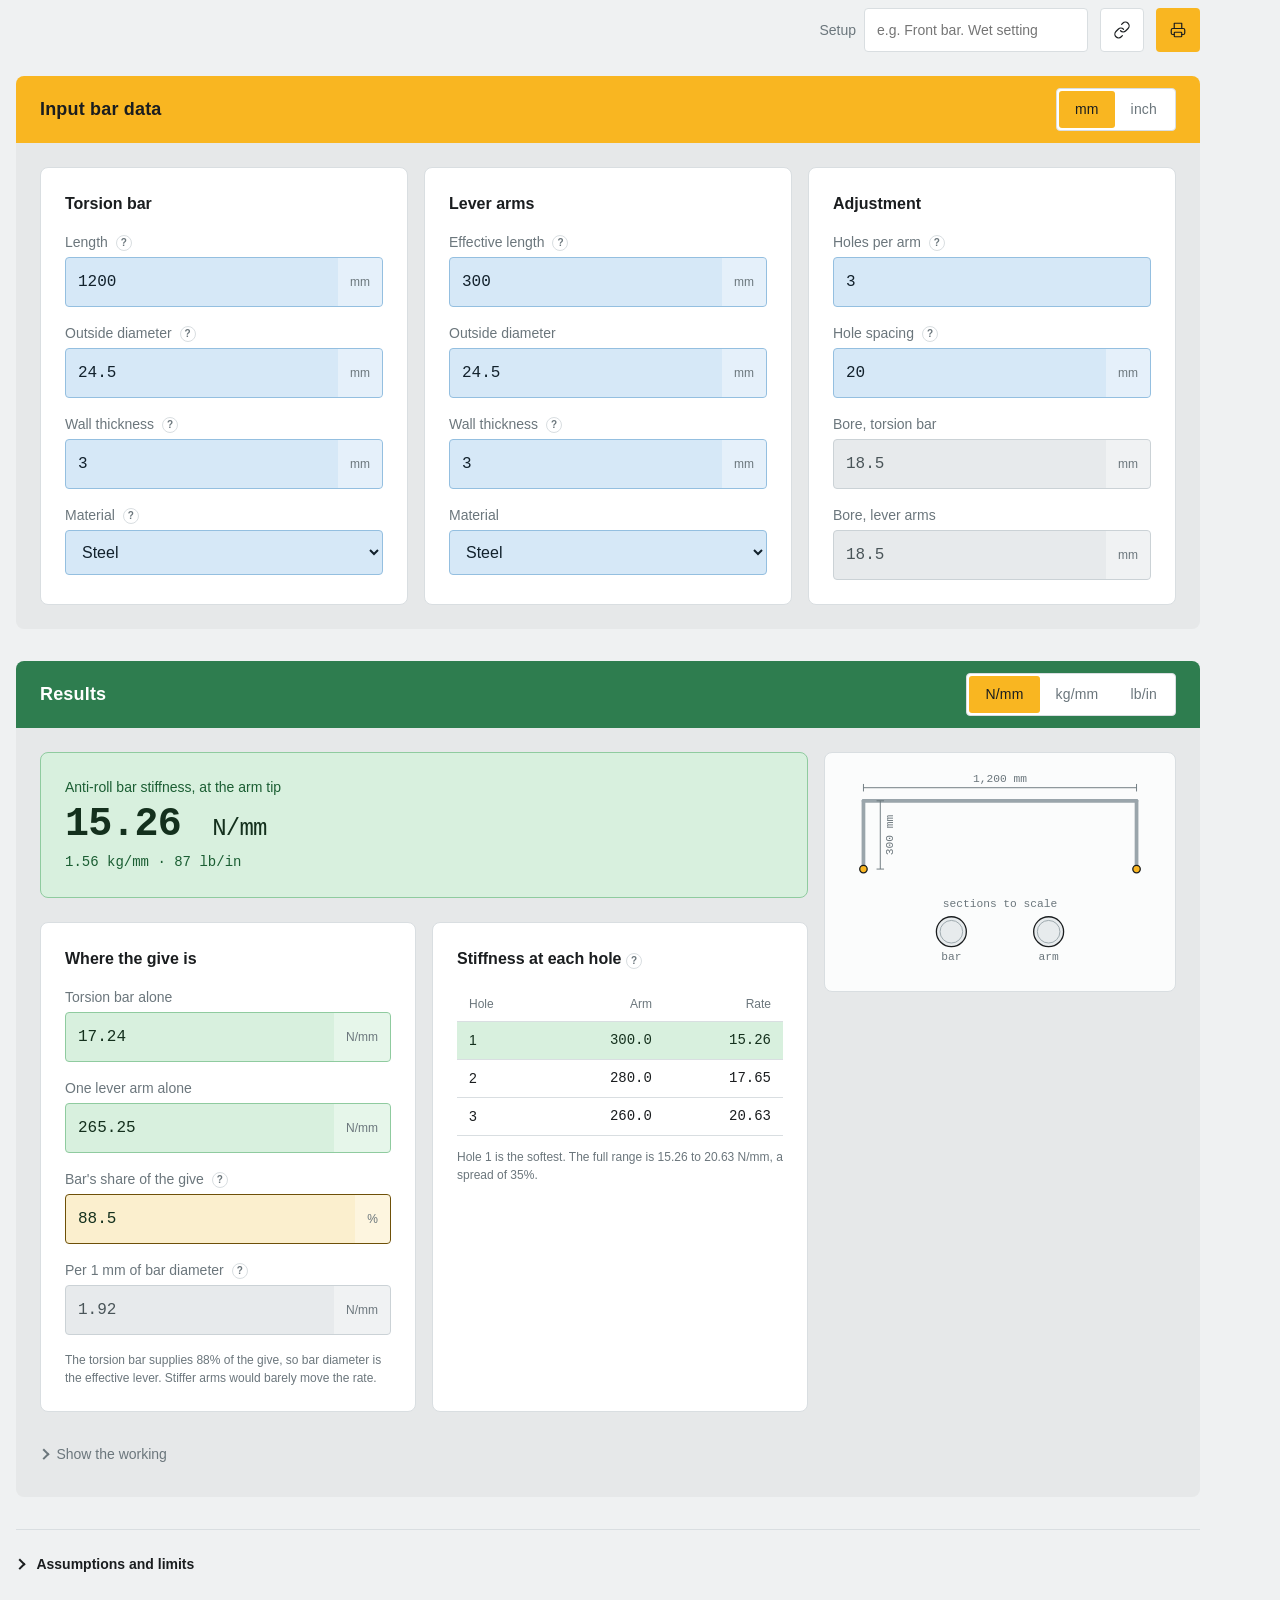
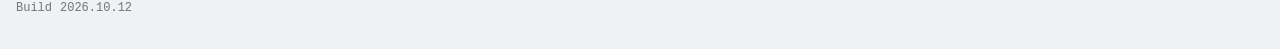
<file: hpa-calculators/calculators/anti-roll-bar/index.html>
<!DOCTYPE html>
<html lang="en">
<head>
<meta charset="utf-8">
<meta name="viewport" content="width=device-width, initial-scale=1">
<title>Anti-Roll Bar Stiffness Calculator | High Performance Academy</title>
<link rel="stylesheet" href="../../shared/tokens.css">
<link rel="stylesheet" href="../../shared/calculator.css">
</head>
<body>

<div class="calc">

  <div class="sheet">
    <div>
      <h2 class="sheet__title">Anti-Roll Bar Stiffness Calculator</h2>
      <p class="sheet__intro">Wheel-rate stiffness of a U-bar, and what each adjustment hole gives you.</p>
    </div>
    <div class="sheet__meta">
      <p class="sheet__brand">High Performance Academy</p>
      <span class="sheet__setup" id="sheet-setup"></span>
      <span class="sheet__row">Units: <span id="sheet-units"></span></span>
      <span class="sheet__row">Printed <span id="sheet-date"></span></span>
    </div>
  </div>

  <header class="calc__head">
    <div>
      <h1 class="calc__title">Anti-Roll Bar Stiffness Calculator</h1>
      <p class="calc__intro">
        Stiffness at the lever arm tip for a U-shaped anti-roll bar, from the
        bar and arm dimensions, plus the rate at each adjustment hole.
      </p>
    </div>
    <div class="calc__tools">
      <label class="setup">
        <span class="setup__label">Setup</span>
        <input class="setup__input" type="text" id="setup" name="setup" form="form"
               maxlength="60" placeholder="e.g. Front bar. Wet setting">
      </label>
      <button class="btn btn--secondary btn--icon" type="button" id="share"
              title="Copy a link to this setup" aria-label="Copy a link to this setup">
        <svg class="btn__glyph btn__glyph--idle" viewBox="0 0 24 24" aria-hidden="true">
          <path d="M10 13a5 5 0 0 0 7.07 0l3-3a5 5 0 0 0-7.07-7.07l-1.5 1.5"/>
          <path d="M14 11a5 5 0 0 0-7.07 0l-3 3a5 5 0 0 0 7.07 7.07l1.5-1.5"/>
        </svg>
        <svg class="btn__glyph btn__glyph--done" viewBox="0 0 24 24" aria-hidden="true">
          <path d="M4 12.5l5 5L20 6.5"/>
        </svg>
      </button>
      <button class="btn btn--primary btn--icon" type="button" id="print"
              title="Print or save as PDF" aria-label="Print or save as PDF">
        <svg class="btn__glyph" viewBox="0 0 24 24" aria-hidden="true">
          <path d="M7 9V3h10v6"/>
          <path d="M7 18H5a2 2 0 0 1-2-2v-4a2 2 0 0 1 2-2h14a2 2 0 0 1 2 2v4a2 2 0 0 1-2 2h-2"/>
          <rect x="7" y="15" width="10" height="6" rx="1"/>
        </svg>
      </button>
    </div>
  </header>

  <form id="form" novalidate>

    <div class="section">
      <div class="section__header">
        <span>Input bar data</span>
        <span class="unit-switch">
          <label>
            <input class="unit-switch__radio" type="radio" name="units" value="metric" checked>
            <span class="unit-switch__label">mm</span>
          </label>
          <label>
            <input class="unit-switch__radio" type="radio" name="units" value="imperial">
            <span class="unit-switch__label">inch</span>
          </label>
        </span>
      </div>

      <div class="section__body">
        <div class="notice" id="error" role="alert" hidden></div>

        <div class="groups">
          <div class="group">
            <h2 class="group__title">Torsion bar</h2>

            <div class="field">
              <label class="field__label" for="barLength">Length
                <button class="field__help" type="button" aria-label="More about this field"
                        data-help="The twisting span between the two arm bends, not the overall bar. Longer is softer, in direct proportion.">?</button>
              </label>
              <div class="field__control">
                <input class="input" type="number" id="barLength" name="barLength"
                       value="1200" step="5" min="0" inputmode="decimal">
                <span class="field__unit" data-unit="length">mm</span>
              </div>
            </div>

            <div class="field">
              <label class="field__label" for="barDiameter">Outside diameter
                <button class="field__help" type="button" aria-label="More about this field"
                        data-help="Measure it with a vernier. Stiffness goes as diameter to the fourth power, so 1mm here is worth more than changing material.">?</button>
              </label>
              <div class="field__control">
                <input class="input" type="number" id="barDiameter" name="barDiameter"
                       value="24.5" step="0.1" min="0" inputmode="decimal">
                <span class="field__unit" data-unit="length">mm</span>
              </div>
            </div>

            <div class="field">
              <label class="field__label" for="barWall">Wall thickness
                <button class="field__help" type="button" aria-label="More about this field"
                        data-help="Enter 0 for a solid bar. The wall sits on both sides of the bore, so the bore is the diameter less twice this figure.">?</button>
              </label>
              <div class="field__control">
                <input class="input" type="number" id="barWall" name="barWall"
                       value="3" step="0.1" min="0" inputmode="decimal">
                <span class="field__unit" data-unit="length">mm</span>
              </div>
            </div>

            <div class="field">
              <label class="field__label" for="barMaterial">Material
                <button class="field__help" type="button" aria-label="More about this field"
                        data-help="Chromoly is stronger than mild steel but barely stiffer. Expect under 3% change in rate, not the large gain most people assume.">?</button>
              </label>
              <div class="field__control">
                <select class="select" id="barMaterial" name="barMaterial">
                  <option value="steel" selected>Steel</option>
                  <option value="chromoly">Chromoly</option>
                </select>
              </div>
            </div>
          </div>

          <div class="group">
            <h2 class="group__title">Lever arms</h2>

            <div class="field">
              <label class="field__label" for="armLength">Effective length
                <button class="field__help" type="button" aria-label="More about this field"
                        data-help="Bar centreline to the drop-link hole in use. This is the longest, softest setting. Adjustment holes move inboard from here.">?</button>
              </label>
              <div class="field__control">
                <input class="input" type="number" id="armLength" name="armLength"
                       value="300" step="5" min="0" inputmode="decimal">
                <span class="field__unit" data-unit="length">mm</span>
              </div>
            </div>

            <div class="field">
              <label class="field__label" for="armDiameter">Outside diameter</label>
              <div class="field__control">
                <input class="input" type="number" id="armDiameter" name="armDiameter"
                       value="24.5" step="0.1" min="0" inputmode="decimal">
                <span class="field__unit" data-unit="length">mm</span>
              </div>
            </div>

            <div class="field">
              <label class="field__label" for="armWall">Wall thickness
                <button class="field__help" type="button" aria-label="More about this field"
                        data-help="Enter 0 for solid arms. Blade-type arms are not covered. This assumes round section.">?</button>
              </label>
              <div class="field__control">
                <input class="input" type="number" id="armWall" name="armWall"
                       value="3" step="0.1" min="0" inputmode="decimal">
                <span class="field__unit" data-unit="length">mm</span>
              </div>
            </div>

            <div class="field">
              <label class="field__label" for="armMaterial">Material</label>
              <div class="field__control">
                <select class="select" id="armMaterial" name="armMaterial">
                  <option value="steel" selected>Steel</option>
                  <option value="chromoly">Chromoly</option>
                </select>
              </div>
            </div>
          </div>

          <div class="group">
            <h2 class="group__title">Adjustment</h2>

            <div class="field">
              <label class="field__label" for="adjustPositions">Holes per arm
                <button class="field__help" type="button" aria-label="More about this field"
                        data-help="Counting the longest setting as the first. Leave at 1 for a fixed bar.">?</button>
              </label>
              <div class="field__control">
                <input class="input" type="number" id="adjustPositions" name="adjustPositions"
                       value="3" step="1" min="1" max="12" inputmode="numeric">
              </div>
            </div>

            <div class="field">
              <label class="field__label" for="adjustSpacing">Hole spacing
                <button class="field__help" type="button" aria-label="More about this field"
                        data-help="Centre to centre between adjacent holes. Each step inboard shortens the arm and stiffens the bar.">?</button>
              </label>
              <div class="field__control">
                <input class="input" type="number" id="adjustSpacing" name="adjustSpacing"
                       value="20" step="1" min="0" inputmode="decimal">
                <span class="field__unit" data-unit="length">mm</span>
              </div>
            </div>

            <div class="field">
              <label class="field__label">Bore, torsion bar</label>
              <div class="field__control field__control--locked">
                <input class="input input--locked" id="barInnerDiameter" readonly tabindex="-1" value="—">
                <span class="field__unit" data-unit="length">mm</span>
              </div>
            </div>

            <div class="field">
              <label class="field__label">Bore, lever arms</label>
              <div class="field__control field__control--locked">
                <input class="input input--locked" id="armInnerDiameter" readonly tabindex="-1" value="—">
                <span class="field__unit" data-unit="length">mm</span>
              </div>
            </div>
          </div>
        </div>
      </div>
    </div>

    <div class="section">
      <div class="section__header section__header--result">
        <span>Results</span>
        <span class="unit-switch">
          <label>
            <input class="unit-switch__radio" type="radio" name="rateUnit" value="N/mm" checked>
            <span class="unit-switch__label">N/mm</span>
          </label>
          <label>
            <input class="unit-switch__radio" type="radio" name="rateUnit" value="kg/mm">
            <span class="unit-switch__label">kg/mm</span>
          </label>
          <label>
            <input class="unit-switch__radio" type="radio" name="rateUnit" value="lb/in">
            <span class="unit-switch__label">lb/in</span>
          </label>
        </span>
      </div>
      <div class="section__body">
        <div class="results">
          <div class="results__main">

            <output class="readout" for="form" aria-live="polite">
              <div class="readout__body">
                <p class="readout__label">Anti-roll bar stiffness, at the arm tip</p>
                <p class="readout__figure">
                  <span id="stiffness">—</span>
                  <span class="readout__unit" data-unit="rate">N/mm</span>
                </p>
                <p class="readout__alt" id="stiffness-alt"></p>
              </div>
            </output>

            <div class="groups groups--pair groups--spaced">
              <div class="group">
                <h2 class="group__title">Where the give is</h2>

                <div class="field">
                  <label class="field__label">Torsion bar alone</label>
                  <div class="field__control field__control--result">
                    <input class="input input--result" id="barStiffness" readonly tabindex="-1" value="—">
                    <span class="field__unit" data-unit="rate">N/mm</span>
                  </div>
                </div>

                <div class="field">
                  <label class="field__label">One lever arm alone</label>
                  <div class="field__control field__control--result">
                    <input class="input input--result" id="armStiffness" readonly tabindex="-1" value="—">
                    <span class="field__unit" data-unit="rate">N/mm</span>
                  </div>
                </div>

                <div class="field">
                  <label class="field__label">Bar's share of the give
                    <button class="field__help" type="button" aria-label="More about this field"
                            data-help="Compliances add, so the softest part governs. Above about 75% here, only the bar is worth changing; near 50% the arms matter too.">?</button>
                  </label>
                  <div class="field__control field__control--result" id="share-control">
                    <input class="input input--result" id="barShare" readonly tabindex="-1" value="—">
                    <span class="field__unit">%</span>
                  </div>
                </div>

                <div class="field">
                  <label class="field__label">Per 1 mm of bar diameter
                    <button class="field__help" type="button" aria-label="More about this field"
                            data-help="Section goes as diameter to the fourth power, so this is always large. It is why bar diameter must be measured rather than taken from a catalogue.">?</button>
                  </label>
                  <div class="field__control field__control--locked">
                    <input class="input input--locked" id="perMm" readonly tabindex="-1" value="—">
                    <span class="field__unit" data-unit="rate">N/mm</span>
                  </div>
                </div>

                <p class="group__note" id="dominance-note"></p>
              </div>

              <div class="group" id="positions-group">
                <h2 class="group__title">Stiffness at each hole
                  <button class="field__help" type="button" aria-label="More about this field"
                          data-help="Effective arm length at each setting and the rate it gives. The first row is the longest, softest hole.">?</button>
                </h2>
                <div class="table-wrap">
                  <table class="table">
                    <thead>
                      <tr>
                        <th class="table__head table__head--label">Hole</th>
                        <th class="table__head">Arm</th>
                        <th class="table__head">Rate</th>
                      </tr>
                    </thead>
                    <tbody id="positions-rows"></tbody>
                  </table>
                </div>
                <p class="group__note" id="range-note"></p>
              </div>
            </div>

            <details class="working">
              <summary class="working__toggle">
                <span class="section__chevron"></span>
                Show the working
              </summary>
              <div class="working__body" id="working"></div>
            </details>

          </div>

          <div class="results__side">
            <div class="diagram">
              <svg class="diagram__svg diagram__svg--tall" id="arb-svg" viewBox="0 0 340 220"
                   preserveAspectRatio="xMidYMid meet" role="img"
                   aria-labelledby="arb-desc">
                <desc id="arb-desc">Plan view of the U-shaped anti-roll bar showing the torsion bar span, the lever arms and the adjustment holes, with tube sections drawn to scale.</desc>
                <g id="arb-scene"></g>
              </svg>
            </div>
          </div>
        </div>
      </div>
    </div>
  </form>

  <footer class="calc__footer">
    <details class="assumptions">
      <summary class="assumptions__toggle">
        <span class="section__chevron"></span>
        Assumptions and limits
      </summary>
      <ul class="assumptions__list">
      <li>A U-shaped bar of round section, with two straight lever arms in bending and a straight torsion bar between them. Blade-type and splined-lever bars are not covered.</li>
      <li>Bushing and drop-link compliance are ignored. On a road car they can be a large share of the real rate.</li>
      <li>Stiffness is at the lever arm tip. Turning it into roll stiffness needs track width and the drop-link motion ratio.</li>
      <li>Bends are treated as sharp corners, so a real bar is slightly softer than this.</li>
      <li>Steel is taken as E = 200 GPa and G = 78 GPa, chromoly as 205 and 80. Heat treatment changes strength, not stiffness.</li>
    </ul>
    </details>
    <p class="calc__disclaimer">
      Some assumptions, simplifications and limitations apply to these
      figures. For the full list, open this calculator at
      <span class="print-url" data-sheet-url></span>
    </p>
    <p class="calc__build">Build <span data-build></span></p>
  </footer>

</div>

<script type="module">
  import { antiRollBar, explain } from './formula.js';
  import {
    toCanonical, fromCanonical, formatValue, convertEditableFields, otherRateUnits,
  } from '../../shared/units.js';
  import { renderWorking } from '../../shared/working.js';
  import { initFieldHelp } from '../../shared/help.js';
  import { showBuild } from '../../shared/version.js';
  import { updateSheet } from '../../shared/sheet.js';
  import {
    reportHeight, readUrlState, buildShareUrl, copyText,
  } from '../../shared/embed.js';

  const form = document.getElementById('form');
  const errorBox = document.getElementById('error');
  const $ = (id) => document.getElementById(id);

  const lengthUnit = () => (form.elements.units.value === 'imperial' ? 'in' : 'mm');

  /* Bar rate has its own unit control rather than following the mm/inch
     switch. Bars and springs are bought in N/mm, kgf/mm and lb/in, and two
     of those are metric, so the system switch cannot express the choice.
     See RATE_UNITS in shared/units.js. */
  const stiffUnit = () => form.elements.rateUnit.value;

  function setUnitLabels() {
    const imperial = form.elements.units.value === 'imperial';
    for (const el of document.querySelectorAll('[data-unit="length"]')) {
      el.textContent = imperial ? 'in' : 'mm';
    }
    for (const el of document.querySelectorAll('[data-unit="rate"]')) {
      el.textContent = stiffUnit();
    }
  }

  function onUnitChange(previous) {
    const next = form.elements.units.value;
    if (next === previous) return next;
    convertEditableFields(previous, next);
    setUnitLabels();
    return next;
  }

  function readInput() {
    const L = lengthUnit();
    const len = (id) => toCanonical(Number(form.elements[id].value), L);
    return {
      barLength: len('barLength'),
      barDiameter: len('barDiameter'),
      barWall: len('barWall'),
      barMaterial: form.elements.barMaterial.value,
      armLength: len('armLength'),
      armDiameter: len('armDiameter'),
      armWall: len('armWall'),
      armMaterial: form.elements.armMaterial.value,
      adjustSpacing: len('adjustSpacing'),
      adjustPositions: Number(form.elements.adjustPositions.value),
    };
  }

  function render() {
    const L = lengthUnit();
    const S = stiffUnit();
    const input = readInput();

    const len = (v) => formatValue(fromCanonical(v, L), { decimals: L === 'in' ? 3 : 1 });
    const rate = (v) => formatValue(fromCanonical(v, S), { decimals: S === 'lb/in' ? 1 : 2 });

    try {
      const r = antiRollBar(input);

      $('stiffness').textContent = rate(r.stiffness);
      // The other two units always visible: N/mm is the reference, but nobody
      // orders a bar in it.
      $('stiffness-alt').textContent = otherRateUnits(r.stiffness, S);

      $('barStiffness').value = rate(r.barStiffness);
      $('armStiffness').value = rate(r.armStiffness);
      $('barShare').value = formatValue(r.barComplianceShare * 100, { decimals: 1 });
      $('perMm').value = rate(r.stiffnessPerMmDiameter);
      $('barInnerDiameter').value = len(r.barInnerDiameter);
      $('armInnerDiameter').value = len(r.armInnerDiameter);

      /* Which part governs is the actionable finding, so it carries a status
         colour: heavily bar-dominated means the arms are not worth touching. */
      const share = r.barComplianceShare * 100;
      $('share-control').classList.remove('field__control--caution');
      if (share > 75 || share < 25) $('share-control').classList.add('field__control--caution');

      $('dominance-note').textContent = share >= 50
        ? `The torsion bar supplies ${formatValue(share, { decimals: 0 })}% of the give, so bar diameter is the effective lever. Stiffer arms would barely move the rate.`
        : `The lever arms supply ${formatValue(100 - share, { decimals: 0 })}% of the give, so they govern. Unusual. Check the arm diameter and wall.`;

      // Adjustment table
      const rows = r.positions;
      $('positions-group').hidden = rows.length < 2;
      $('positions-rows').innerHTML = rows.map((p) => `
        <tr class="table__row${p.index === 0 ? ' table__row--mark' : ''}">
          <td class="table__cell table__cell--label">${p.index + 1}</td>
          <td class="table__cell">${len(p.armLength)}</td>
          <td class="table__cell">${rate(p.stiffness)}</td>
        </tr>`).join('');

      $('range-note').textContent = rows.length > 1
        ? `Hole 1 is the softest. The full range is ${rate(rows[0].stiffness)} to `
          + `${rate(rows[rows.length - 1].stiffness)} ${S}, a spread of `
          + `${formatValue((rows[rows.length - 1].stiffness / rows[0].stiffness - 1) * 100, { decimals: 0 })}%.`
        : '';

      drawDiagram(input, r, L);
      renderWorking($('working'), explain(input, r, (v) => formatValue(v, { decimals: 2 })));
      errorBox.hidden = true;
    } catch (err) {
      errorBox.textContent = err.message;
      errorBox.hidden = false;
      $('stiffness').textContent = '—';
      $('stiffness-alt').textContent = '';
      for (const id of ['barStiffness', 'armStiffness', 'barShare', 'perMm',
                        'barInnerDiameter', 'armInnerDiameter']) {
        $(id).value = '—';
      }
      $('dominance-note').textContent = '';
      $('range-note').textContent = '';
      $('positions-rows').innerHTML = '';
      $('arb-scene').innerHTML = '';
      renderWorking($('working'), []);
    }

    updateSheet(form, { unitLabel: L === 'in' ? 'inch' : 'mm' });
  }

  /* --- Diagram ------------------------------------------------------------
     Plan view of the U: torsion span across, arms forward, adjustment holes
     marked. Drawn to scale in the bar's own dimensions, with the tube
     sections shown separately since bore is what the rate hangs on.

     Layout budget is stated rather than guessed. The two previous diagrams
     both shipped with labels outside the viewBox from skipping this. */

  const VIEW = { w: 340, h: 220 };

  function drawDiagram(input, r, unit) {
    const scene = $('arb-scene');
    const n = (v) => Number(v.toFixed(2));
    const dim = (v) => formatValue(fromCanonical(v, unit), { decimals: unit === 'in' ? 2 : 0 });

    const span = input.barLength;
    const arm = input.armLength;

    const leftM = 24;
    const rightM = 24;
    const topM = 34;                    // span dimension and its label
    const bottomM = 74;                 // section circles and their labels
    const scale = Math.min(
      (VIEW.w - leftM - rightM) / span,
      (VIEW.h - topM - bottomM) / (arm * 1.25)
    );

    const cx = VIEW.w / 2;
    const barY = topM;
    const halfSpan = (span / 2) * scale;
    const armPx = arm * scale;

    /* Only the hole in use is marked. Drawing all of them was pointless:
       20mm of spacing is about 5 units at this scale, so three holes
       rendered as one blob. The table beside the diagram lists every
       position with its rate, which is what someone actually reads. */
    const linkY = barY + arm * scale;
    const links = `
      <circle class="diagram__cog" cx="${n(cx - halfSpan)}" cy="${n(linkY)}" r="4"/>
      <circle class="diagram__cog" cx="${n(cx + halfSpan)}" cy="${n(linkY)}" r="4"/>`;

    // tube sections, drawn at a fixed size so bore is legible whatever the bar
    const secR = 16;
    const secY = VIEW.h - 46;
    const section = (x, od, id, label) => {
      const ir = od > 0 ? (id / od) * secR : 0;
      return `
        <circle class="diagram__tyre" cx="${x}" cy="${secY}" r="${secR}"/>
        ${ir > 0.5 ? `<circle class="diagram__hub" cx="${x}" cy="${secY}" r="${n(ir)}"/>` : ''}
        <text class="diagram__value" x="${x}" y="${secY + secR + 14}" text-anchor="middle">${label}</text>`;
    };

    scene.innerHTML = `
      <!-- torsion span -->
      <line class="diagram__outline diagram__outline--heavy" x1="${n(cx - halfSpan)}" y1="${barY}"
            x2="${n(cx + halfSpan)}" y2="${barY}"/>
      <!-- lever arms -->
      <line class="diagram__outline diagram__outline--heavy" x1="${n(cx - halfSpan)}" y1="${barY}"
            x2="${n(cx - halfSpan)}" y2="${n(barY + armPx)}"/>
      <line class="diagram__outline diagram__outline--heavy" x1="${n(cx + halfSpan)}" y1="${barY}"
            x2="${n(cx + halfSpan)}" y2="${n(barY + armPx)}"/>
      ${links}

      <g class="diagram__dim">
        <line x1="${n(cx - halfSpan)}" y1="${barY - 14}" x2="${n(cx + halfSpan)}" y2="${barY - 14}"/>
        <line x1="${n(cx - halfSpan)}" y1="${barY - 18}" x2="${n(cx - halfSpan)}" y2="${barY - 10}"/>
        <line x1="${n(cx + halfSpan)}" y1="${barY - 18}" x2="${n(cx + halfSpan)}" y2="${barY - 10}"/>
      </g>
      <text class="diagram__value" x="${cx}" y="${barY - 20}" text-anchor="middle">${dim(span)} ${unit}</text>

      <g class="diagram__dim">
        <line x1="${n(cx - halfSpan + 18)}" y1="${barY}" x2="${n(cx - halfSpan + 18)}" y2="${n(barY + armPx)}"/>
        <line x1="${n(cx - halfSpan + 14)}" y1="${barY}" x2="${n(cx - halfSpan + 22)}" y2="${barY}"/>
        <line x1="${n(cx - halfSpan + 14)}" y1="${n(barY + armPx)}" x2="${n(cx - halfSpan + 22)}" y2="${n(barY + armPx)}"/>
      </g>
      <text class="diagram__value" x="${n(cx - halfSpan + 32)}" y="${n(barY + armPx / 2)}"
            text-anchor="middle" transform="rotate(-90 ${n(cx - halfSpan + 32)} ${n(barY + armPx / 2)})">${dim(arm)} ${unit}</text>

      ${section(cx - 52, input.barDiameter, r.barInnerDiameter, 'bar')}
      ${section(cx + 52, input.armDiameter, r.armInnerDiameter, 'arm')}
      <text class="diagram__value" x="${cx}" y="${secY - secR - 10}" text-anchor="middle">sections to scale</text>
    `;
  }

  let currentUnit = form.elements.units.value;
  form.addEventListener('change', (event) => {
    if (event.target.name === 'units') currentUnit = onUnitChange(currentUnit);
    if (event.target.name === 'rateUnit') setUnitLabels();
    render();
  });
  form.addEventListener('input', render);

  $('share').addEventListener('click', async (event) => {
    const button = event.currentTarget;
    const ok = await copyText(buildShareUrl(form));
    const label = ok ? 'Link copied' : 'Copy failed. Select the address bar instead';
    button.classList.toggle('is-done', ok);
    button.setAttribute('aria-label', label);
    button.setAttribute('title', label);
    setTimeout(() => {
      button.classList.remove('is-done');
      button.setAttribute('aria-label', 'Copy a link to this setup');
      button.setAttribute('title', 'Copy a link to this setup');
    }, 2000);
  });

  $('print').addEventListener('click', () => window.print());

  initFieldHelp();
  showBuild();
  readUrlState(form);
  currentUnit = form.elements.units.value;
  setUnitLabels();
  render();
  reportHeight();
</script>

</body>
</html>
</file>
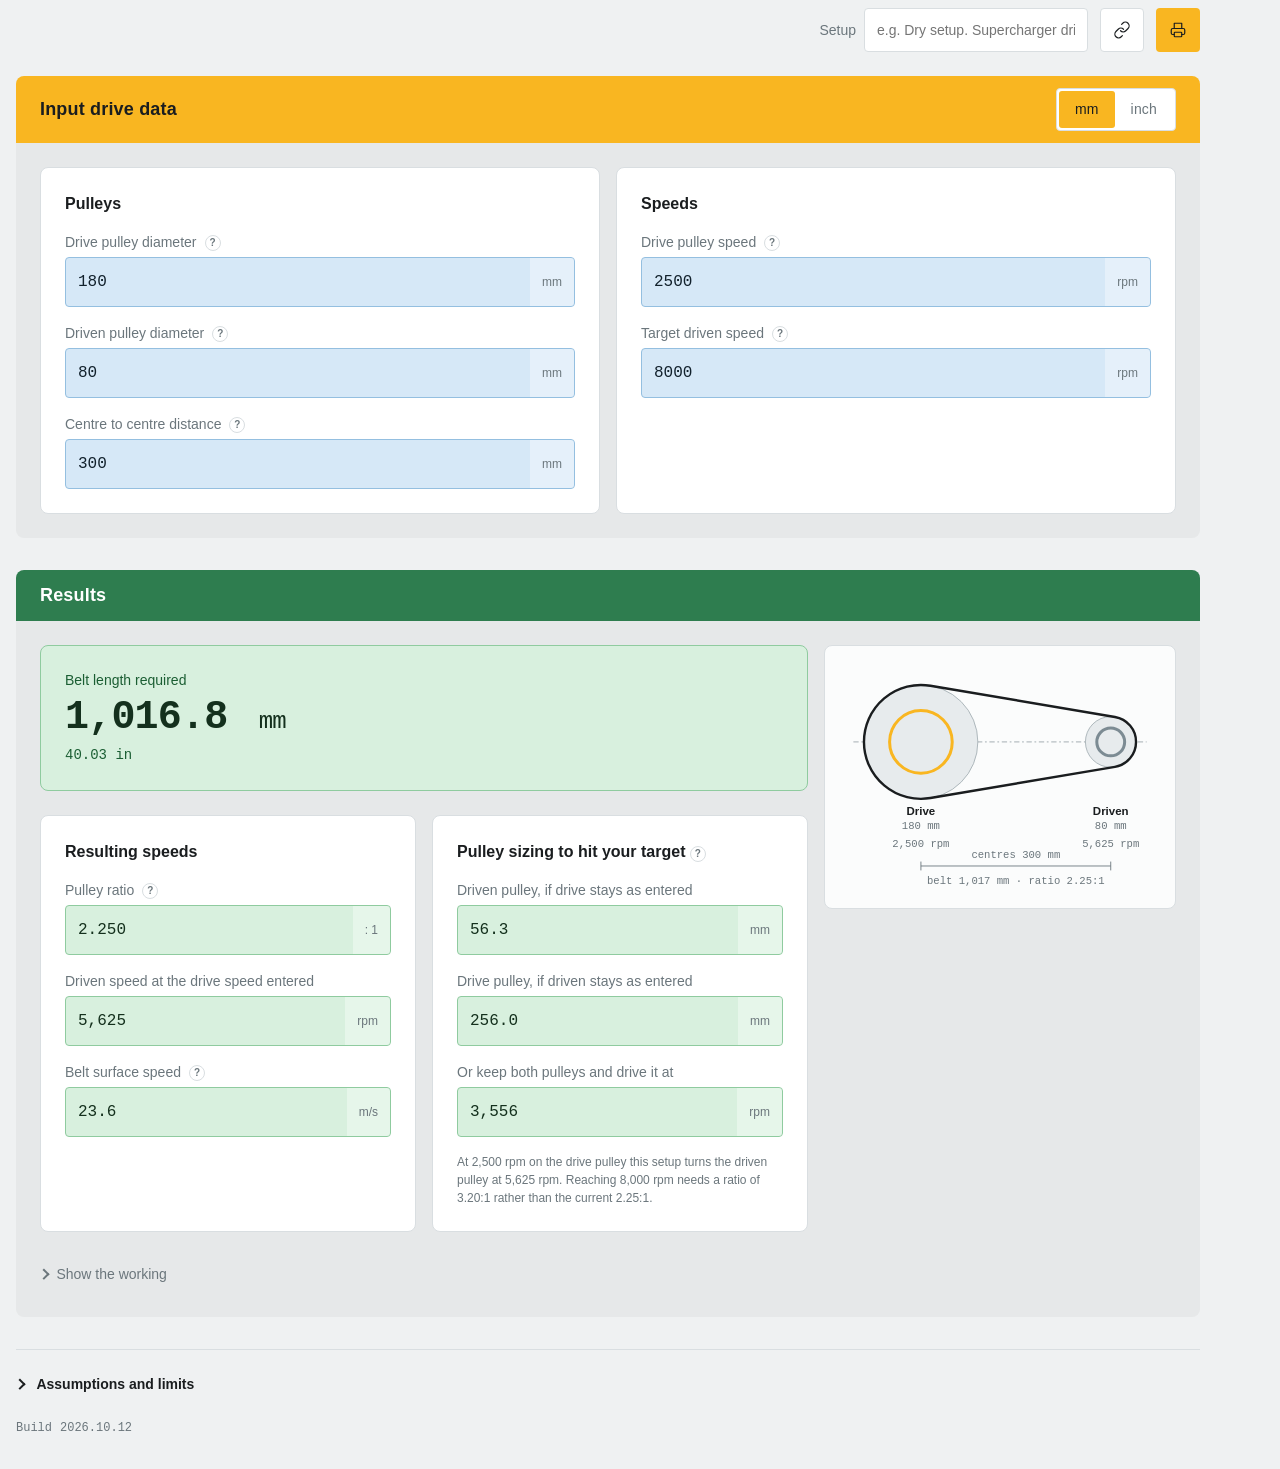
<file: hpa-calculators/calculators/belt-length/index.html>
<!DOCTYPE html>
<html lang="en">
<head>
<meta charset="utf-8">
<meta name="viewport" content="width=device-width, initial-scale=1">
<title>Belt Length and Pulley Ratio Calculator | High Performance Academy</title>
<link rel="stylesheet" href="../../shared/tokens.css">
<link rel="stylesheet" href="../../shared/calculator.css">
</head>
<body>

<div class="calc">

  <!-- Print only. On screen the Silverstripe page carries the title and
       description, for search ranking; this is what identifies the sheet
       once it's on paper and in a binder. -->
  <div class="sheet">
    <div>
      <h2 class="sheet__title">Belt Length and Pulley Ratio Calculator</h2>
      <p class="sheet__intro">Belt size and driven speed for a two-pulley drive.</p>
    </div>
    <div class="sheet__meta">
      <p class="sheet__brand">High Performance Academy</p>
      <span class="sheet__setup" id="sheet-setup"></span>
      <span class="sheet__row">Units: <span id="sheet-units"></span></span>
      <span class="sheet__row">Printed <span id="sheet-date"></span></span>
    </div>
  </div>

  <header class="calc__head">
    <div>
      <h1 class="calc__title">Belt Length and Pulley Ratio Calculator</h1>
      <p class="calc__intro">
        Size a belt for a two-pulley drive, and check what the ratio does to
        driven speed before you commit to pulley sizes.
      </p>
    </div>
    <div class="calc__tools">
      <label class="setup">
        <span class="setup__label">Setup</span>
        <input class="setup__input" type="text" id="setup" name="setup" form="form"
               maxlength="60" placeholder="e.g. Dry setup. Supercharger drive">
      </label>
      <button class="btn btn--secondary btn--icon" type="button" id="share"
              title="Copy a link to this setup" aria-label="Copy a link to this setup">
        <svg class="btn__glyph btn__glyph--idle" viewBox="0 0 24 24" aria-hidden="true">
          <path d="M10 13a5 5 0 0 0 7.07 0l3-3a5 5 0 0 0-7.07-7.07l-1.5 1.5"/>
          <path d="M14 11a5 5 0 0 0-7.07 0l-3 3a5 5 0 0 0 7.07 7.07l1.5-1.5"/>
        </svg>
        <svg class="btn__glyph btn__glyph--done" viewBox="0 0 24 24" aria-hidden="true">
          <path d="M4 12.5l5 5L20 6.5"/>
        </svg>
      </button>
      <button class="btn btn--primary btn--icon" type="button" id="print"
              title="Print or save as PDF" aria-label="Print or save as PDF">
        <svg class="btn__glyph" viewBox="0 0 24 24" aria-hidden="true">
          <path d="M7 9V3h10v6"/>
          <path d="M7 18H5a2 2 0 0 1-2-2v-4a2 2 0 0 1 2-2h14a2 2 0 0 1 2 2v4a2 2 0 0 1-2 2h-2"/>
          <rect x="7" y="15" width="10" height="6" rx="1"/>
        </svg>
      </button>
    </div>
  </header>

  <form id="form" novalidate>

    <div class="section">
      <div class="section__header">
        <span>Input drive data</span>
        <span class="unit-switch">
          <label>
            <input class="unit-switch__radio" type="radio" name="units" value="metric" checked>
            <span class="unit-switch__label">mm</span>
          </label>
          <label>
            <input class="unit-switch__radio" type="radio" name="units" value="imperial">
            <span class="unit-switch__label">inch</span>
          </label>
        </span>
      </div>

      <div class="section__body">
        <div class="notice" id="error" role="alert" hidden></div>

        <div class="groups groups--pair">
          <div class="group">
            <h2 class="group__title">Pulleys</h2>

            <div class="field">
              <label class="field__label" for="driveDiameter">
                Drive pulley diameter
                <button class="field__help" type="button" aria-label="More about this field"
                      data-help="The driving pulley, usually the crank. Use the pitch diameter where the belt sits, not the outer flange.">?</button>
              </label>
              <div class="field__control">
                <input class="input" type="number" id="driveDiameter" name="driveDiameter"
                       value="180" step="0.1" min="0" inputmode="decimal">
                <span class="field__unit" data-unit="length">mm</span>
              </div>
            </div>

            <div class="field">
              <label class="field__label" for="drivenDiameter">Driven pulley diameter
    <button class="field__help" type="button" aria-label="More about this field"
            data-help="Pitch diameter again, not the flange.">?</button>
  </label>
              <div class="field__control">
                <input class="input" type="number" id="drivenDiameter" name="drivenDiameter"
                       value="80" step="0.1" min="0" inputmode="decimal">
                <span class="field__unit" data-unit="length">mm</span>
              </div>
            </div>

            <div class="field">
              <label class="field__label" for="centreDistance">
                Centre to centre distance
                <button class="field__help" type="button" aria-label="More about this field"
                      data-help="Between the two pulley axes. Leave 5 to 10mm of adjustment for tensioning.">?</button>
              </label>
              <div class="field__control">
                <input class="input" type="number" id="centreDistance" name="centreDistance"
                       value="300" step="0.1" min="0" inputmode="decimal">
                <span class="field__unit" data-unit="length">mm</span>
              </div>
            </div>
          </div>

          <div class="group">
            <h2 class="group__title">Speeds</h2>

            <div class="field">
              <label class="field__label" for="driveRpm">Drive pulley speed
    <button class="field__help" type="button" aria-label="More about this field"
            data-help="Engine speed if this is the crank pulley. Use the speed you actually run at, not idle.">?</button>
  </label>
              <div class="field__control">
                <input class="input" type="number" id="driveRpm" name="driveRpm"
                       value="2500" step="50" min="0" inputmode="numeric">
                <span class="field__unit">rpm</span>
              </div>
            </div>

            <div class="field">
              <label class="field__label" for="targetRpm">
                Target driven speed
                <button class="field__help" type="button" aria-label="More about this field"
                      data-help="Optional. The speed you want at the driven pulley. The sizing panel works back from it.">?</button>
              </label>
              <div class="field__control">
                <input class="input" type="number" id="targetRpm" name="targetRpm"
                       value="8000" step="100" min="0" inputmode="numeric">
                <span class="field__unit">rpm</span>
              </div>
            </div>

          </div>
        </div>
      </div>
    </div>

    <div class="section">
      <div class="section__header section__header--result">Results</div>
      <div class="section__body">
        <div class="results">
          <div class="results__main">

            <output class="readout" for="form" aria-live="polite">
              <div class="readout__body">
                <p class="readout__label">Belt length required</p>
                <p class="readout__figure">
                  <span id="length">—</span>
                  <span class="readout__unit" data-unit="length">mm</span>
                </p>
                <p class="readout__alt" id="length-alt"></p>
              </div>
            </output>

            <div class="groups groups--pair groups--spaced">
              <div class="group">
                <h2 class="group__title">Resulting speeds</h2>

                <div class="field">
                  <label class="field__label">Pulley ratio
                    <button class="field__help" type="button" aria-label="More about this field"
                            data-help="Drive divided by driven. Above 1 the driven pulley overspeeds the drive.">?</button>
                  </label>
                  <div class="field__control field__control--result">
                    <input class="input input--result" id="ratio" readonly tabindex="-1" value="—">
                    <span class="field__unit">: 1</span>
                  </div>
                </div>

                <div class="field">
                  <label class="field__label">Driven speed at the drive speed entered</label>
                  <div class="field__control field__control--result">
                    <input class="input input--result" id="drivenRpm" readonly tabindex="-1" value="—">
                    <span class="field__unit">rpm</span>
                  </div>
                </div>

                <div class="field">
                  <label class="field__label">
                    Belt surface speed
                    <button class="field__help" type="button" aria-label="More about this field"
                            data-help="Keep under about 30 m/s. Most V and toothed belts lose life quickly beyond that. Set by drive pulley size and speed, not by ratio.">?</button>
                  </label>
                  <div class="field__control field__control--result" id="beltSpeed-control">
                    <input class="input input--result" id="beltSpeed" readonly tabindex="-1" value="—">
                    <span class="field__unit" id="beltSpeed-unit">m/s</span>
                  </div>
                </div>
              </div>

              <div class="group" id="sizing-group" hidden>
                <h2 class="group__title">
                  Pulley sizing to hit your target
                  <button class="field__help" type="button" aria-label="More about this field"
                          data-help="Two ways to reach the target: change the driven pulley or change the drive pulley. Pick whichever one you can actually change.">?</button>
                </h2>

                <div class="field">
                  <label class="field__label">Driven pulley, if drive stays as entered</label>
                  <div class="field__control field__control--result">
                    <input class="input input--result" id="suggestedDrivenDiameter" readonly tabindex="-1" value="—">
                    <span class="field__unit" data-unit="length">mm</span>
                  </div>
                </div>

                <div class="field">
                  <label class="field__label">Drive pulley, if driven stays as entered</label>
                  <div class="field__control field__control--result">
                    <input class="input input--result" id="suggestedDriveDiameter" readonly tabindex="-1" value="—">
                    <span class="field__unit" data-unit="length">mm</span>
                  </div>
                </div>

                <div class="field">
                  <label class="field__label">Or keep both pulleys and drive it at</label>
                  <div class="field__control field__control--result">
                    <input class="input input--result" id="requiredDriveRpm" readonly tabindex="-1" value="—">
                    <span class="field__unit">rpm</span>
                  </div>
                </div>

                <p class="group__note" id="sizing-note"></p>
              </div>
            </div>

            <details class="working">
              <summary class="working__toggle">
                <span class="section__chevron"></span>
                Show the working
              </summary>
              <div class="working__body" id="working"></div>
            </details>

          </div>

          <div class="results__side">
            <div class="diagram">
              <svg class="diagram__svg" id="pulley-svg" viewBox="0 0 360 240"
                   preserveAspectRatio="xMidYMid meet" role="img"
                   aria-labelledby="pulley-desc">
                <desc id="pulley-desc">Scale drawing of the two pulleys and the belt path.</desc>
                <g id="pulley-scene"></g>
              </svg>
            </div>
          </div>
        </div>
      </div>
    </div>

  </form>

  <footer class="calc__footer">
    <details class="assumptions">
      <summary class="assumptions__toggle">
        <span class="section__chevron"></span>
        Assumptions and limits
      </summary>
      <ul class="assumptions__list">
      <li>Length is the theoretical belt path. Buy the nearest size up and set tension with the centre distance.</li>
      <li>An open two-pulley drive with both pulleys in the same plane. Idlers, tensioners and crossed belts are not covered.</li>
      <li>Diameters are pitch diameters, where the belt actually sits. Outer flange diameters overstate the length.</li>
      <li>No belt slip is assumed. Surface speed is at the drive pulley.</li>
      <li>Sizing suggestions are exact diameters. Real pulleys come in fixed sizes, so pick the nearest and re-check the speeds.</li>
      <li>Belt power capacity, tension and wrap angle come from the manufacturer and are not checked here.</li>
    </ul>
    </details>
    <p class="calc__disclaimer">
      Some assumptions, simplifications and limitations apply to these
      figures. For the full list, open this calculator at
      <span class="print-url" data-sheet-url></span>
    </p>
    <p class="calc__build">Build <span data-build></span></p>
  </footer>

</div>

<script type="module">
  import {
    beltLength, beltSpeed, beltGeometry, pulleySuggestion, explainSuggestion, explain,
  } from './formula.js';
  import {
    toCanonical, fromCanonical, formatValue, convertEditableFields,
  } from '../../shared/units.js';
  import { renderWorking } from '../../shared/working.js';
  import { initFieldHelp } from '../../shared/help.js';
  import { showBuild } from '../../shared/version.js';
  import { updateSheet } from '../../shared/sheet.js';
  import {
    reportHeight, readUrlState, buildShareUrl, copyText,
  } from '../../shared/embed.js';

  const form = document.getElementById('form');
  const errorBox = document.getElementById('error');
  const $ = (id) => document.getElementById(id);

  const lengthUnit = () => (form.elements.units.value === 'imperial' ? 'in' : 'mm');

  function onUnitChange(previous) {
    const next = lengthUnit();
    if (next === previous) return next;

    // Discovered from the unit labels rather than listed here, so a new
    // field converts correctly as soon as it's labelled.
    convertEditableFields(
      previous === 'in' ? 'imperial' : 'metric',
      next === 'in' ? 'imperial' : 'metric'
    );

    for (const el of document.querySelectorAll('[data-unit="length"]')) {
      el.textContent = next;
    }
    return next;
  }

  /* --- Diagram ------------------------------------------------------------
     Redrawn on every change. The geometry comes from beltGeometry(), which
     shares its tangent angle with the length formula, so the drawing and
     the number can't disagree. The parity suite asserts that.

     The scene is built in real millimetres and then fitted to the viewBox
     with a transform, which means no coordinate maths has to be repeated
     here and the drawing stays true to scale at any pulley size.          */

  const VIEW = { w: 360, h: 200, pad: 26 };

  function drawDiagram(g, r, input, unit) {
    const scene = document.getElementById('pulley-scene');

    // Fit the drawing to the box, never magnifying past 1:1 so a tiny
    // pulley pair doesn't fill the panel and look enormous.
    const scale = Math.min(
      (VIEW.w - VIEW.pad * 2) / g.width,
      (VIEW.h - VIEW.pad * 2) / g.height
    );
    const offsetX = (VIEW.w - g.width * scale) / 2;
    // Top-aligned, not centred: the viewBox grows downward to fit the label
    // stacks, so centring against VIEW.h just left a gap under the drawing.
    const offsetY = VIEW.pad;

    const dim = (v) => formatValue(fromCanonical(v, unit), { decimals: unit === 'in' ? 2 : 0 });
    const rpm = (v) => (v === undefined ? '' : formatValue(v, { decimals: 0 }) + ' rpm');

    // Label positions are computed outside the scaled group, so text stays
    // the same size whatever the pulleys do.
    const px = (x, y) => ({ x: offsetX + x * scale, y: offsetY + y * scale });
    const axis = px(0, g.drive.cy);
    const axisEnd = px(g.width, g.drive.cy);

    /* Both label stacks hang from a single baseline below the whole drawing,
       rather than from each pulley's own bottom edge. Anchoring per-pulley
       put the smaller pulley's label directly on the belt's lower tangent,
       and left the two stacks on different baselines for no reason. */
    const baseY = offsetY + g.height * scale;
    const driveLabel = { x: px(g.drive.cx, 0).x, y: baseY };
    const drivenLabel = { x: px(g.driven.cx, 0).x, y: baseY };

    // Centre-distance dimension, sat below the lower of the two labels.
    /* Label stack under each pulley: name, then diameter, then speed. The
       gap before the speed is deliberately wider than the one before the
       diameter. Name and diameter describe the part, the speed describes
       what it's doing, and the spacing should say so. */
    const NAME_Y = 18;
    const DIAMETER_Y = 34;
    const SPEED_Y = 54;

    const dimY = Math.max(driveLabel.y, drivenLabel.y) + SPEED_Y + 22;
    const dimA = px(g.drive.cx, 0).x;
    const dimB = px(g.driven.cx, 0).x;

    scene.innerHTML = `
      <line class="diagram__axis" x1="${axis.x - 12}" y1="${axis.y}"
            x2="${axisEnd.x + 12}" y2="${axis.y}"/>

      <g transform="translate(${offsetX} ${offsetY}) scale(${scale})">
        <circle class="diagram__body" cx="${g.drive.cx}" cy="${g.drive.cy}" r="${g.drive.r}"/>
        <circle class="diagram__body" cx="${g.driven.cx}" cy="${g.driven.cy}" r="${g.driven.r}"/>
        <path class="diagram__belt" d="${g.path}" vector-effect="non-scaling-stroke"/>
        <circle class="diagram__rim diagram__rim--drive" cx="${g.drive.cx}" cy="${g.drive.cy}"
                r="${Math.max(1, g.drive.r * 0.55)}" vector-effect="non-scaling-stroke"/>
        <circle class="diagram__rim diagram__rim--driven" cx="${g.driven.cx}" cy="${g.driven.cy}"
                r="${Math.max(1, g.driven.r * 0.55)}" vector-effect="non-scaling-stroke"/>
      </g>

      <text class="diagram__label diagram__label--drive" x="${driveLabel.x}"
            y="${driveLabel.y + NAME_Y}" text-anchor="middle">Drive</text>
      <text class="diagram__value" x="${driveLabel.x}" y="${driveLabel.y + DIAMETER_Y}"
            text-anchor="middle">${dim(g.drive.r * 2)} ${unit}</text>
      <text class="diagram__value" x="${driveLabel.x}" y="${driveLabel.y + SPEED_Y}"
            text-anchor="middle">${rpm(input.driveRpm)}</text>

      <text class="diagram__label diagram__label--driven" x="${drivenLabel.x}"
            y="${drivenLabel.y + NAME_Y}" text-anchor="middle">Driven</text>
      <text class="diagram__value" x="${drivenLabel.x}" y="${drivenLabel.y + DIAMETER_Y}"
            text-anchor="middle">${dim(g.driven.r * 2)} ${unit}</text>
      <text class="diagram__value" x="${drivenLabel.x}" y="${drivenLabel.y + SPEED_Y}"
            text-anchor="middle">${rpm(r.drivenRpm)}</text>

      <g class="diagram__dim">
        <line x1="${dimA}" y1="${dimY}" x2="${dimB}" y2="${dimY}"/>
        <line x1="${dimA}" y1="${dimY - 5}" x2="${dimA}" y2="${dimY + 5}"/>
        <line x1="${dimB}" y1="${dimY - 5}" x2="${dimB}" y2="${dimY + 5}"/>
      </g>
      <text class="diagram__dim-label" x="${(dimA + dimB) / 2}" y="${dimY - 9}"
            text-anchor="middle">centres ${dim(g.driven.cx - g.drive.cx)} ${unit}</text>
      <text class="diagram__dim-label" x="${(dimA + dimB) / 2}" y="${dimY + 20}"
            text-anchor="middle">belt ${dim(r.length)} ${unit} &#183; ratio ${formatValue(r.ratio, { decimals: 2 })}:1</text>
    `;

    // The box grows with the labels rather than clipping them.
    const svg = document.getElementById('pulley-svg');
    svg.setAttribute('viewBox', `0 0 ${VIEW.w} ${Math.max(VIEW.h, dimY + 30)}`);
  }

  function render() {
    const unit = lengthUnit();
    const num = (id) => {
      const raw = form.elements[id].value;
      return raw === '' ? undefined : Number(raw);
    };

    const input = {
      driveDiameter: toCanonical(Number(form.elements.driveDiameter.value), unit),
      drivenDiameter: toCanonical(Number(form.elements.drivenDiameter.value), unit),
      centreDistance: toCanonical(Number(form.elements.centreDistance.value), unit),
      driveRpm: num('driveRpm'),
      targetRpm: num('targetRpm'),
    };

    try {
      const r = beltLength(input);
      const show = (v) => formatValue(fromCanonical(v, unit), { decimals: unit === 'in' ? 3 : 1 });

      $('length').textContent = show(r.length);
      $('length-alt').textContent = unit === 'in'
        ? `${formatValue(r.length, { decimals: 0 })} mm`
        : `${formatValue(fromCanonical(r.length, 'in'), { decimals: 2 })} in`;

      $('ratio').value = formatValue(r.ratio, { decimals: 3 });

      $('drivenRpm').value = r.drivenRpm === undefined
        ? '—' : formatValue(r.drivenRpm, { decimals: 0 });
      $('requiredDriveRpm').value = r.requiredDriveRpm === undefined
        ? '—' : formatValue(r.requiredDriveRpm, { decimals: 0 });

      // Belt surface speed, with the limit expressed as a status colour
      // rather than buried in help text.
      const surface = beltSpeed(input);
      const speedControl = $('beltSpeed-control');
      speedControl.classList.remove('field__control--caution', 'field__control--warn');
      if (surface === undefined) {
        $('beltSpeed').value = '—';
      } else {
        const imperialSpeed = unit === 'in';
        $('beltSpeed').value = imperialSpeed
          ? formatValue(fromCanonical(surface, 'ft/min'), { decimals: 0 })
          : formatValue(surface, { decimals: 1 });
        $('beltSpeed-unit').textContent = imperialSpeed ? 'ft/min' : 'm/s';
        if (surface > 35) speedControl.classList.add('field__control--warn');
        else if (surface > 30) speedControl.classList.add('field__control--caution');
      }

      const suggestion = pulleySuggestion({
        driveDiameter: input.driveDiameter,
        drivenDiameter: input.drivenDiameter,
        driveRpm: input.driveRpm,
        targetRpm: input.targetRpm,
      });
      const rpmFmt = (v) => formatValue(v, { decimals: 0 });

      // Pulley sizing panel. Only shown once a target is actually set, and
      // only when it differs meaningfully from what the current setup
      // already does (no point suggesting a change of a fraction of a mm).
      const sizingGroup = $('sizing-group');
      const drivenOff = suggestion && Math.abs(suggestion.suggestedDrivenDiameter - input.drivenDiameter);
      if (suggestion && drivenOff > 0.5) {
        sizingGroup.hidden = false;
        $('suggestedDrivenDiameter').value = formatValue(fromCanonical(suggestion.suggestedDrivenDiameter, unit), { decimals: unit === 'in' ? 3 : 1 });
        $('suggestedDriveDiameter').value = formatValue(fromCanonical(suggestion.suggestedDriveDiameter, unit), { decimals: unit === 'in' ? 3 : 1 });
        $('sizing-note').textContent =
          `At ${rpmFmt(input.driveRpm)} rpm on the drive pulley this setup turns the driven pulley at ` +
          `${rpmFmt(r.drivenRpm)} rpm. Reaching ${rpmFmt(input.targetRpm)} rpm needs a ratio of ` +
          `${formatValue(suggestion.neededRatio, { decimals: 2 })}:1 rather than the current ` +
          `${formatValue(r.ratio, { decimals: 2 })}:1.`;
      } else {
        sizingGroup.hidden = true;
        $('sizing-note').textContent = '';
      }

      drawDiagram(beltGeometry(input), r, input, unit);

      const fmt = (v) => formatValue(v, { decimals: 2 });
      renderWorking(out(), [...explain(input, r, fmt), ...explainSuggestion(input, suggestion, fmt)]);
      errorBox.hidden = true;
    } catch (err) {
      errorBox.textContent = err.message;
      errorBox.hidden = false;
      for (const id of ['length', 'length-alt']) $(id).textContent = '—';
      for (const id of ['ratio', 'drivenRpm', 'requiredDriveRpm', 'beltSpeed']) {
        $(id).value = '—';
      }
      $('beltSpeed').value = '—';
      $('sizing-group').hidden = true;
      $('sizing-note').textContent = '';
      document.getElementById('pulley-scene').innerHTML = '';
      renderWorking(out(), []);
    }

    updateSheet(form, { unitLabel: unit === 'in' ? 'inch' : 'mm' });
  }

  const out = () => $('working');

  let currentUnit = lengthUnit();
  form.addEventListener('change', (event) => {
    if (event.target.name === 'units') currentUnit = onUnitChange(currentUnit);
    render();
  });
  form.addEventListener('input', render);

  // With no text label to change, the icon swaps to a tick and the button
  // renames itself, so the confirmation reaches screen readers too.
  $('share').addEventListener('click', async (event) => {
    const button = event.currentTarget;
    const ok = await copyText(buildShareUrl(form));
    const label = ok ? 'Link copied' : 'Copy failed. Select the address bar instead';

    button.classList.toggle('is-done', ok);
    button.setAttribute('aria-label', label);
    button.setAttribute('title', label);

    setTimeout(() => {
      button.classList.remove('is-done');
      button.setAttribute('aria-label', 'Copy a link to this setup');
      button.setAttribute('title', 'Copy a link to this setup');
    }, 2000);
  });

  $('print').addEventListener('click', () => window.print());


  initFieldHelp();
  showBuild();
  readUrlState(form);
  currentUnit = lengthUnit();
  for (const el of document.querySelectorAll('[data-unit="length"]')) {
    el.textContent = currentUnit;
  }
  render();
  reportHeight();
</script>

</body>
</html>
</file>
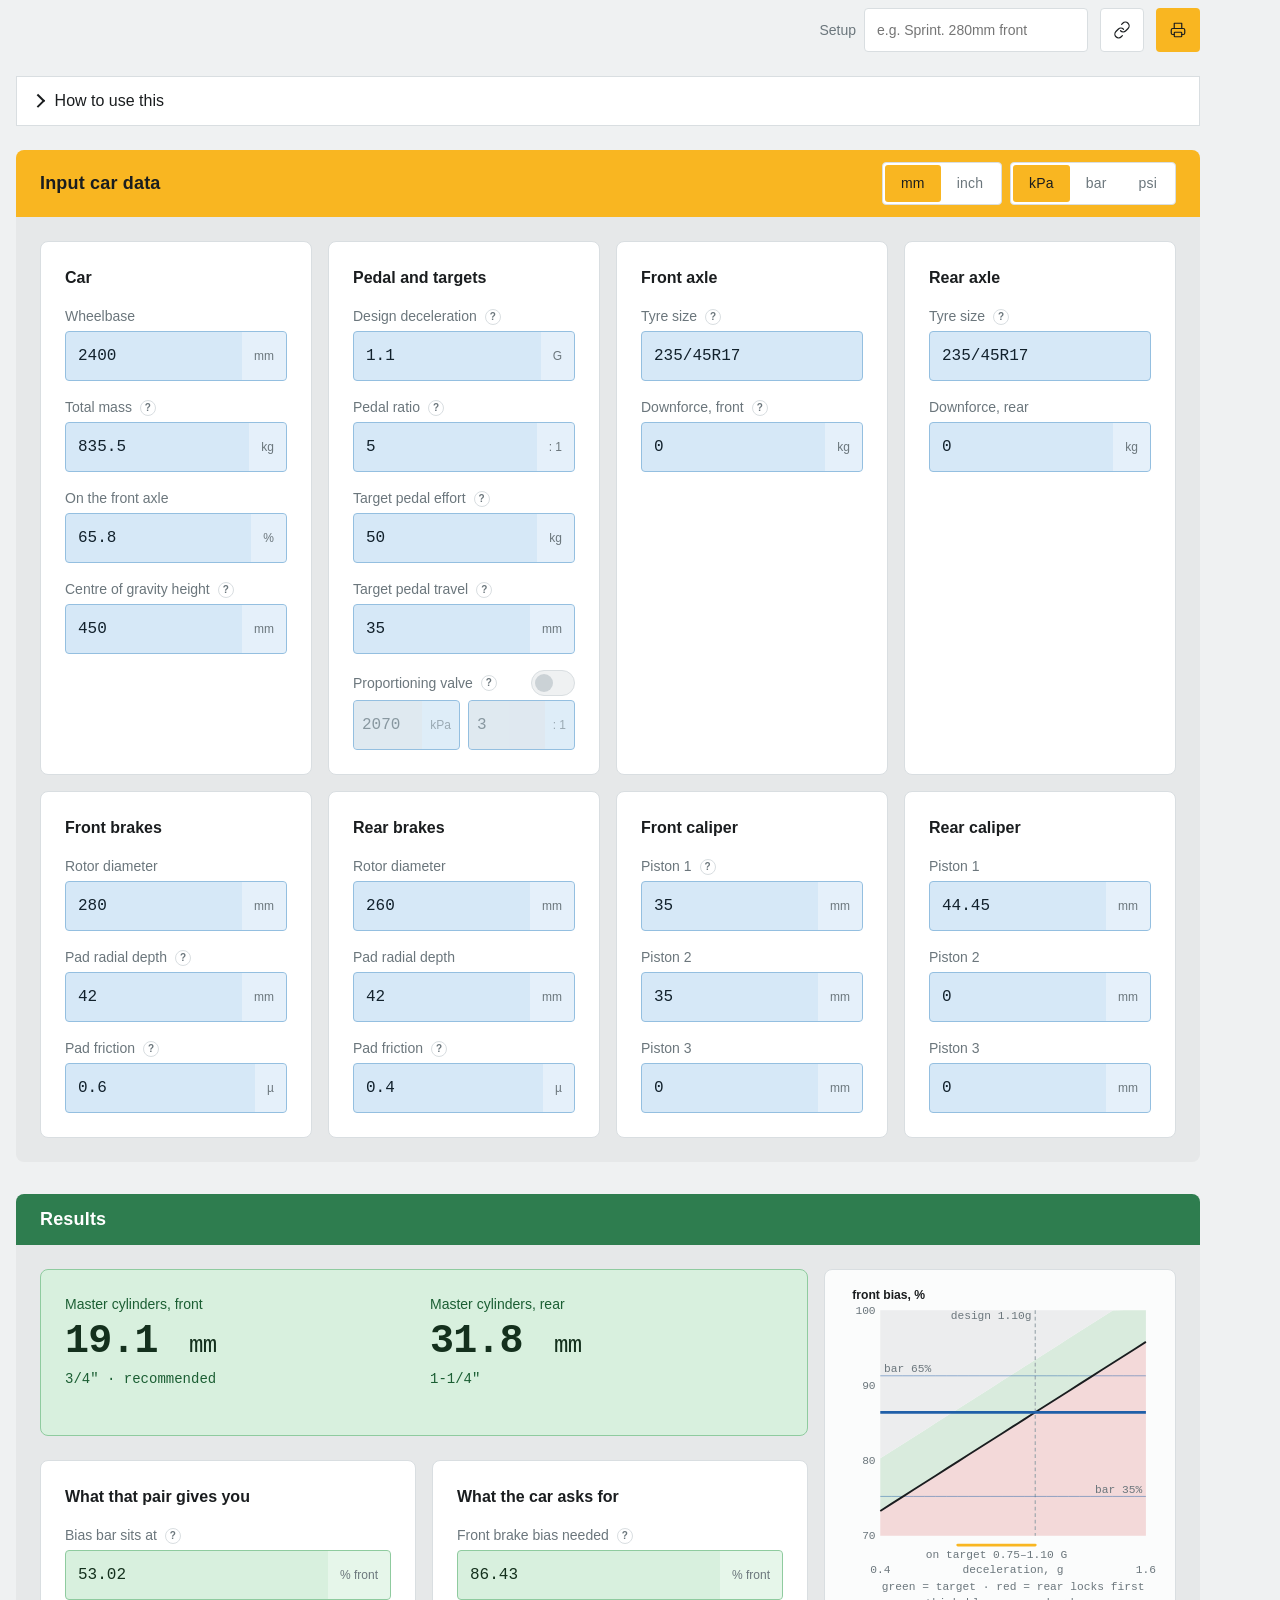
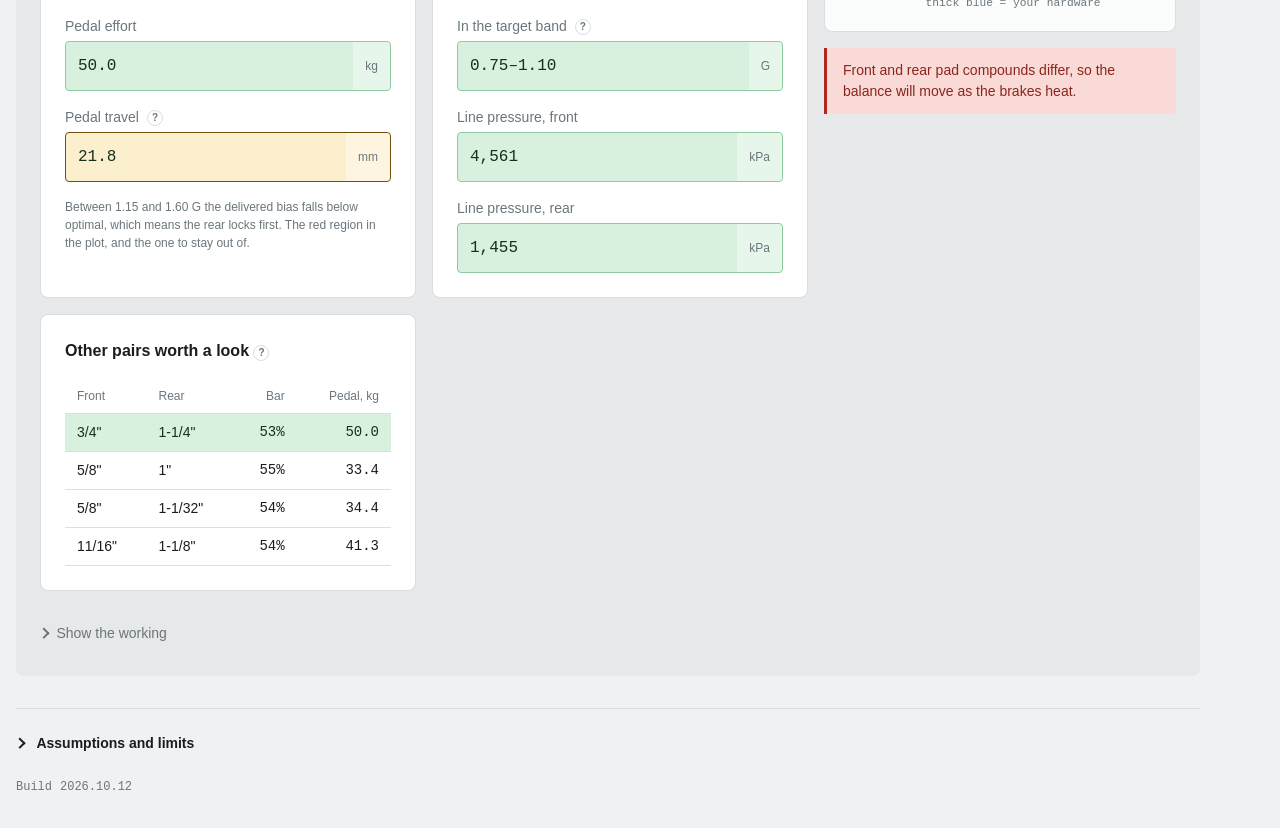
<file: hpa-calculators/calculators/brake-system/index.html>
<!DOCTYPE html>
<html lang="en">
<head>
<meta charset="utf-8">
<meta name="viewport" content="width=device-width, initial-scale=1">
<title>Brake System Calculator | High Performance Academy</title>
<link rel="stylesheet" href="../../shared/tokens.css">
<link rel="stylesheet" href="../../shared/calculator.css">
</head>
<body>

<div class="calc">

  <div class="sheet">
    <div>
      <h2 class="sheet__title">Brake System Calculator</h2>
      <p class="sheet__intro">Required brake bias, line pressures and the pedal that results.</p>
    </div>
    <div class="sheet__meta">
      <p class="sheet__brand">High Performance Academy</p>
      <span class="sheet__setup" id="sheet-setup"></span>
      <span class="sheet__row">Units: <span id="sheet-units"></span></span>
      <span class="sheet__row">Printed <span id="sheet-date"></span></span>
    </div>
  </div>

  <header class="calc__head">
    <div>
      <h1 class="calc__title">Brake System Calculator</h1>
      <p class="calc__intro">
        What share of the braking the front axle should take, the line
        pressures that need, and where it leaves the pedal and the bias bar.
      </p>
    </div>
    <div class="calc__tools">
      <label class="setup">
        <span class="setup__label">Setup</span>
        <input class="setup__input" type="text" id="setup" name="setup" form="form"
               maxlength="60" placeholder="e.g. Sprint. 280mm front">
      </label>
      <button class="btn btn--secondary btn--icon" type="button" id="share"
              title="Copy a link to this setup" aria-label="Copy a link to this setup">
        <svg class="btn__glyph btn__glyph--idle" viewBox="0 0 24 24" aria-hidden="true">
          <path d="M10 13a5 5 0 0 0 7.07 0l3-3a5 5 0 0 0-7.07-7.07l-1.5 1.5"/>
          <path d="M14 11a5 5 0 0 0-7.07 0l-3 3a5 5 0 0 0 7.07 7.07l1.5-1.5"/>
        </svg>
        <svg class="btn__glyph btn__glyph--done" viewBox="0 0 24 24" aria-hidden="true">
          <path d="M4 12.5l5 5L20 6.5"/>
        </svg>
      </button>
      <button class="btn btn--primary btn--icon" type="button" id="print"
              title="Print or save as PDF" aria-label="Print or save as PDF">
        <svg class="btn__glyph" viewBox="0 0 24 24" aria-hidden="true">
          <path d="M7 9V3h10v6"/>
          <path d="M7 18H5a2 2 0 0 1-2-2v-4a2 2 0 0 1 2-2h14a2 2 0 0 1 2 2v4a2 2 0 0 1-2 2h-2"/>
          <rect x="7" y="15" width="10" height="6" rx="1"/>
        </svg>
      </button>
    </div>
  </header>

  <details class="guide-panel">
    <summary class="guide-panel__toggle">
      <span class="section__chevron"></span>
      How to use this
    </summary>
    <div class="guide-panel__body">
      <div class="guide">
        <p class="guide__lead">
          Braking wants each axle to work in proportion to the load it is
          carrying. Load moves forward as the car slows, so the share the
          front should take <em>climbs with deceleration</em>, and a fixed
          bias bar cannot follow it. Every setting is therefore a compromise,
          and the useful question is which deceleration to be right at.
        </p>
        <ol class="guide__steps">
          <li><strong>Enter the brakes you have.</strong> Calipers and
            rotors are the fixed part of the problem; the cylinders are what
            you choose around them, so the calculator recommends a pair and
            lists the alternatives beside it.</li>
          <li><strong>Pick the deceleration that matters.</strong> Not the
            highest you can reach. The one where getting the balance wrong
            costs you, usually hard braking into your slowest corner. That
            is your design point.</li>
          <li><strong>Read the required bias, then the sweep.</strong> The
            table shows what the car wants at every deceleration. The spread
            across it is the compromise you are making; a car with a low
            centre of gravity has a flatter spread and is easier to set up.</li>
          <li><strong>Judge a pair on its adjustment window, not just on
            whether it works.</strong> A bar parked near one end of its
            travel has nothing left in the direction you will eventually
            want it. The pairs are ranked on bar centring first for that
            reason. A slightly heavier pedal with the bar at 55% beats a
            perfect pedal with the bar at 64%.</li>
          <li><strong>Read the plot as one question: is the thick blue line
            in the green?</strong> The black line is optimal bias. Green is
            the target. Front of optimal, but by no more than 7 points. Red
            is below optimal, where the rear locks first, and that is the
            region to stay out of at any cost. Grey above is safe but the
            front is doing more work than it needs to. The thin blue lines
            are what the bias bar can reach at each end of its travel.</li>
          <li><strong>Use a valve to bend the line, not to trim it.</strong>
            Without one the blue line is flat, so it can only be in the green
            over a narrow range. A proportioning valve kinks it upward so it
            follows the optimal line, which widens that range. Watch the
            band figure as you change the knee point and slope.</li>
          <li><strong>Then judge the pedal.</strong> Effort and travel are
            what you actually feel. Around 30 to 40mm of travel with an
            effort you can modulate repeatedly is the target; a pedal that is
            too light is as hard to be precise with as one that is too heavy.</li>
          <li><strong>Validate on track and come back.</strong> Lock-up tells
            you which end is over-braked far more reliably than any
            calculation. Adjust, note what worked, and re-enter it so the
            next change starts from something real.</li>
        </ol>
        <p class="guide__note">
          Pad friction is the least trustworthy input here: a figure from a
          catalogue is one temperature on one rotor, and it moves with heat,
          bedding and speed. Treat the pressures as a design starting point
          rather than a specification.
        </p>
      </div>
    </div>
  </details>

  <form id="form" novalidate>

    <div class="section">
      <div class="section__header">
        <span>Input car data</span>
        <span class="switch-set">
          <span class="unit-switch">
            <label>
              <input class="unit-switch__radio" type="radio" name="units" value="metric" checked>
              <span class="unit-switch__label">mm</span>
            </label>
            <label>
              <input class="unit-switch__radio" type="radio" name="units" value="imperial">
              <span class="unit-switch__label">inch</span>
            </label>
          </span>
          <span class="unit-switch">
            <label>
              <input class="unit-switch__radio" type="radio" name="pressureUnit" value="kPa" checked>
              <span class="unit-switch__label">kPa</span>
            </label>
            <label>
              <input class="unit-switch__radio" type="radio" name="pressureUnit" value="bar">
              <span class="unit-switch__label">bar</span>
            </label>
            <label>
              <input class="unit-switch__radio" type="radio" name="pressureUnit" value="psi">
              <span class="unit-switch__label">psi</span>
            </label>
          </span>
        </span>
      </div>

      <div class="section__body">
        <div class="notice" id="error" role="alert" hidden></div>

        <div class="groups groups--dense groups--dense-4">
          <div class="group">
            <h2 class="group__title">Car</h2>

            <div class="field">
              <label class="field__label" for="wheelbase">Wheelbase</label>
              <div class="field__control">
                <input class="input" type="number" id="wheelbase" name="wheelbase"
                       value="2400" step="1" min="0" inputmode="decimal">
                <span class="field__unit" data-unit="length">mm</span>
              </div>
            </div>

            <div class="field">
              <label class="field__label" for="totalMass">Total mass
                <button class="field__help" type="button" aria-label="More about this field"
                        data-help="As raced, with driver and the fuel load you brake hardest on.">?</button>
              </label>
              <div class="field__control">
                <input class="input" type="number" id="totalMass" name="totalMass"
                       value="835.5" step="0.5" min="0" inputmode="decimal">
                <span class="field__unit" data-unit="mass">kg</span>
              </div>
            </div>

            <div class="field">
              <label class="field__label" for="frontPercent">On the front axle</label>
              <div class="field__control">
                <input class="input" type="number" id="frontPercent" name="frontPercent"
                       value="65.8" step="0.1" min="0" max="100" inputmode="decimal">
                <span class="field__unit">%</span>
              </div>
            </div>

            <div class="field">
              <label class="field__label" for="cogHeight">Centre of gravity height
                <button class="field__help" type="button" aria-label="More about this field"
                        data-help="It sets how much load moves forward, so it drives the whole bias answer. Measure it with the centre of gravity calculator rather than estimating.">?</button>
              </label>
              <div class="field__control">
                <input class="input" type="number" id="cogHeight" name="cogHeight"
                       value="450" step="1" min="0" inputmode="decimal">
                <span class="field__unit" data-unit="length">mm</span>
              </div>
            </div>

          </div>

          <div class="group">
            <h2 class="group__title">Pedal and targets</h2>

            <div class="field">
              <label class="field__label" for="decel">Design deceleration
                <button class="field__help" type="button" aria-label="More about this field"
                        data-help="The braking event worth being right at, usually into your slowest corner. Road cars on good tyres reach about 1.0 G, slicks 1.4 to 1.8. Not the maximum you can reach, but the one where balance matters most.">?</button>
              </label>
              <div class="field__control">
                <input class="input" type="number" id="decel" name="decel"
                       value="1.1" step="0.05" min="0" inputmode="decimal">
                <span class="field__unit">G</span>
              </div>
            </div>

            <div class="field">
              <label class="field__label" for="pedalRatio">Pedal ratio
                <button class="field__help" type="button" aria-label="More about this field"
                        data-help="Pedal pad travel divided by pushrod travel. Typically 4:1 to 6:1 without a servo. Higher multiplies your foot but lengthens the pedal stroke.">?</button>
              </label>
              <div class="field__control">
                <input class="input" type="number" id="pedalRatio" name="pedalRatio"
                       value="5" step="0.1" min="0" inputmode="decimal">
                <span class="field__unit">: 1</span>
              </div>
            </div>

            <div class="field">
              <label class="field__label" for="targetPedalEffort">Target pedal effort
                <button class="field__help" type="button" aria-label="More about this field"
                        data-help="The force you want to be pushing at the design deceleration. 40 to 70 kg suits most drivers; the master cylinder sizes below are worked back from it.">?</button>
              </label>
              <div class="field__control">
                <input class="input" type="number" id="targetPedalEffort" name="targetPedalEffort"
                       value="50" step="1" min="0" inputmode="decimal">
                <span class="field__unit" data-unit="mass">kg</span>
              </div>
            </div>

            <div class="field">
              <label class="field__label" for="targetPedalTravel">Target pedal travel
                <button class="field__help" type="button" aria-label="More about this field"
                        data-help="How far you want the pedal to move at the design deceleration. 30 to 40mm suits most drivers. Effort and travel are not independent. For given rotors and pads their product is fixed, so asking for a light pedal means accepting a long one.">?</button>
              </label>
              <div class="field__control">
                <input class="input" type="number" id="targetPedalTravel" name="targetPedalTravel"
                       value="35" step="1" min="0" inputmode="decimal">
                <span class="field__unit" data-unit="length">mm</span>
              </div>
            </div>

            <div class="field">
              <div class="field__head">
                <span class="field__label" id="valve-label">Proportioning valve
                  <button class="field__help" type="button" aria-label="More about this field"
                          data-help="A valve slows the rise of rear pressure above a set point, so the rear stops gaining brake as hard as the front. It can only hold rear pressure back, never add it. Knee point and slope apply only when one is fitted.">?</button>
                </span>
                <label class="toggle">
                  <input class="toggle__input" type="checkbox" id="valveFitted" name="valveFitted">
                  <span class="toggle__track" aria-hidden="true"><span class="toggle__knob"></span></span>
                  <span class="sr-only">Proportioning valve fitted</span>
                </label>
              </div>
              <div class="field-row" role="group" aria-labelledby="valve-label">
                <span class="field__control field-row__cell">
                  <input class="input" type="number" id="kneePsi" name="kneePsi"
                         value="2070" step="10" min="0" inputmode="decimal"
                         aria-label="Proportioning valve knee point" disabled>
                  <span class="field__unit" data-unit="pressure">kPa</span>
                </span>

                <span class="field__control field-row__cell">
                  <input class="input" type="number" id="slope" name="slope"
                         value="3" step="0.1" min="0" inputmode="decimal"
                         aria-label="Proportioning valve slope" disabled>
                  <span class="field__unit">: 1</span>
                </span>
              </div>
            </div>

          </div>


          <div class="group">
            <h2 class="group__title">Front axle</h2>

            <div class="field">
              <label class="field__label" for="tyreFront">Tyre size
                <button class="field__help" type="button" aria-label="More about this field"
                        data-help="As written on the sidewall: 235/45R18. Slashes, dashes or spaces all work. The loaded radius below is worked out from it, which is what the torque figures actually need.">?</button>
              </label>
              <div class="field__control">
                <input class="input" type="text" id="tyreFront" name="tyreFront"
                       value="235/45R17" inputmode="text" spellcheck="false" placeholder="235/45R18">
              </div>
            </div>

            <div class="field">
              <label class="field__label" for="downforceFront">Downforce, front
                <button class="field__help" type="button" aria-label="More about this field"
                        data-help="At the speed you are braking from, as a mass. Leave at zero for a car without meaningful aero. It adds load, so it pushes the required bias forward.">?</button>
              </label>
              <div class="field__control">
                <input class="input" type="number" id="downforceFront" name="downforceFront"
                       value="0" step="1" min="0" inputmode="decimal">
                <span class="field__unit" data-unit="mass">kg</span>
              </div>
            </div>

          </div>

          <div class="group">
            <h2 class="group__title">Rear axle</h2>

            <div class="field">
              <label class="field__label" for="tyreRear">Tyre size
                <button class="field__help" type="button" aria-label="More about this field"
                        data-help="As written on the sidewall: 235/45R18. Slashes, dashes or spaces all work. The loaded radius below is worked out from it, which is what the torque figures actually need.">?</button>
              </label>
              <div class="field__control">
                <input class="input" type="text" id="tyreRear" name="tyreRear"
                       value="235/45R17" inputmode="text" spellcheck="false" placeholder="235/45R18">
              </div>
            </div>

            <div class="field">
              <label class="field__label" for="downforceRear">Downforce, rear</label>
              <div class="field__control">
                <input class="input" type="number" id="downforceRear" name="downforceRear"
                       value="0" step="1" min="0" inputmode="decimal">
                <span class="field__unit" data-unit="mass">kg</span>
              </div>
            </div>

          </div>

          <div class="group">
            <h2 class="group__title">Front brakes</h2>

            <div class="field">
              <label class="field__label" for="rotorFront">Rotor diameter</label>
              <div class="field__control">
                <input class="input" type="number" id="rotorFront" name="rotorFront"
                       value="280" step="1" min="0" inputmode="decimal">
                <span class="field__unit" data-unit="length">mm</span>
              </div>
            </div>

            <div class="field">
              <label class="field__label" for="padDepthFront">Pad radial depth
                <button class="field__help" type="button" aria-label="More about this field"
                        data-help="How far the pad reaches in from the rotor edge, not a radius. Typically 35 to 50mm. Entering a radius here would roughly halve the answer.">?</button>
              </label>
              <div class="field__control">
                <input class="input" type="number" id="padDepthFront" name="padDepthFront"
                       value="42" step="1" min="0" inputmode="decimal">
                <span class="field__unit" data-unit="length">mm</span>
              </div>
            </div>

            <div class="field">
              <label class="field__label" for="muFront">Pad friction
                <button class="field__help" type="button" aria-label="More about this field"
                        data-help="Road pads 0.35 to 0.45, track pads 0.5 to 0.65. The least reliable input here: a catalogue figure is one temperature on one rotor and it moves with heat.">?</button>
              </label>
              <div class="field__control">
                <input class="input" type="number" id="muFront" name="muFront"
                       value="0.6" step="0.01" min="0" inputmode="decimal">
                <span class="field__unit">&#181;</span>
              </div>
            </div>

          </div>

          <div class="group">
            <h2 class="group__title">Rear brakes</h2>

            <div class="field">
              <label class="field__label" for="rotorRear">Rotor diameter</label>
              <div class="field__control">
                <input class="input" type="number" id="rotorRear" name="rotorRear"
                       value="260" step="1" min="0" inputmode="decimal">
                <span class="field__unit" data-unit="length">mm</span>
              </div>
            </div>

            <div class="field">
              <label class="field__label" for="padDepthRear">Pad radial depth</label>
              <div class="field__control">
                <input class="input" type="number" id="padDepthRear" name="padDepthRear"
                       value="42" step="1" min="0" inputmode="decimal">
                <span class="field__unit" data-unit="length">mm</span>
              </div>
            </div>

            <div class="field">
              <label class="field__label" for="muRear">Pad friction
                <button class="field__help" type="button" aria-label="More about this field"
                        data-help="Matching front and rear compounds keeps the balance steady as the brakes heat up. Different compounds fade at different rates, which moves the bias mid-stint.">?</button>
              </label>
              <div class="field__control">
                <input class="input" type="number" id="muRear" name="muRear"
                       value="0.4" step="0.01" min="0" inputmode="decimal">
                <span class="field__unit">&#181;</span>
              </div>
            </div>

          </div>

          <div class="group">
            <h2 class="group__title">Front caliper</h2>

            <div class="field">
              <label class="field__label" for="pistonFront1">Piston 1
                <button class="field__help" type="button" aria-label="More about this field"
                        data-help="One side of the caliper only. A four-pot opposed caliper has two pistons per side; enter both, and a third if the caliper is staggered. Leave unused ones at zero.">?</button>
              </label>
              <div class="field__control">
                <input class="input" type="number" id="pistonFront1" name="pistonFront1"
                       value="35" step="0.05" min="0" inputmode="decimal">
                <span class="field__unit" data-unit="length">mm</span>
              </div>
            </div>

            <div class="field">
              <label class="field__label" for="pistonFront2">Piston 2</label>
              <div class="field__control">
                <input class="input" type="number" id="pistonFront2" name="pistonFront2"
                       value="35" step="0.05" min="0" inputmode="decimal">
                <span class="field__unit" data-unit="length">mm</span>
              </div>
            </div>

            <div class="field">
              <label class="field__label" for="pistonFront3">Piston 3</label>
              <div class="field__control">
                <input class="input" type="number" id="pistonFront3" name="pistonFront3"
                       value="0" step="0.05" min="0" inputmode="decimal">
                <span class="field__unit" data-unit="length">mm</span>
              </div>
            </div>

          </div>

          <div class="group">
            <h2 class="group__title">Rear caliper</h2>

            <div class="field">
              <label class="field__label" for="pistonRear1">Piston 1</label>
              <div class="field__control">
                <input class="input" type="number" id="pistonRear1" name="pistonRear1"
                       value="44.45" step="0.05" min="0" inputmode="decimal">
                <span class="field__unit" data-unit="length">mm</span>
              </div>
            </div>

            <div class="field">
              <label class="field__label" for="pistonRear2">Piston 2</label>
              <div class="field__control">
                <input class="input" type="number" id="pistonRear2" name="pistonRear2"
                       value="0" step="0.05" min="0" inputmode="decimal">
                <span class="field__unit" data-unit="length">mm</span>
              </div>
            </div>

            <div class="field">
              <label class="field__label" for="pistonRear3">Piston 3</label>
              <div class="field__control">
                <input class="input" type="number" id="pistonRear3" name="pistonRear3"
                       value="0" step="0.05" min="0" inputmode="decimal">
                <span class="field__unit" data-unit="length">mm</span>
              </div>
            </div>

          </div>

        </div>
      </div>
    </div>

    <div class="section">
      <div class="section__header section__header--result">Results</div>
      <div class="section__body">
        <div class="results">
          <div class="results__main">

            <output class="readout" for="form" id="mc-readout" aria-live="polite">
              <div class="readout__body">
                <p class="readout__label">Master cylinders, front</p>
                <p class="readout__figure">
                  <span id="boreFront">—</span>
                  <span class="readout__unit" data-unit="length">mm</span>
                </p>
                <p class="readout__alt readout__alt--steady" id="boreFront-alt"></p>
              </div>
              <div class="readout__body">
                <p class="readout__label">Master cylinders, rear</p>
                <p class="readout__figure">
                  <span id="boreRear">—</span>
                  <span class="readout__unit" data-unit="length">mm</span>
                </p>
                <p class="readout__alt readout__alt--steady" id="boreRear-alt"></p>
              </div>
            </output>

            <div class="groups groups--pair groups--spaced groups--dense">
              <div class="group">
                <h2 class="group__title">What that pair gives you</h2>

                <div class="field">
                  <label class="field__label">Bias bar sits at
                    <button class="field__help" type="button" aria-label="More about this field"
                            data-help="Where the bar has to sit to deliver the bias the car wants. Near 50% is what you want: a bar parked at one end of its travel has no adjustment left in the direction you will eventually need it.">?</button>
                  </label>
                  <div class="field__control field__control--result" id="biasBar-control">
                    <input class="input input--result" id="biasBar" readonly tabindex="-1" value="—">
                    <span class="field__unit">% front</span>
                  </div>
                </div>


                <div class="field">
                  <label class="field__label">Pedal effort</label>
                  <div class="field__control field__control--result" id="pedalEffort-control">
                    <input class="input input--result" id="pedalEffort" readonly tabindex="-1" value="—">
                    <span class="field__unit" data-unit="mass">kg</span>
                  </div>
                </div>

                <div class="field">
                  <label class="field__label">Pedal travel
                    <button class="field__help" type="button" aria-label="More about this field"
                            data-help="Around 30 to 40mm is the usual target. Shorter feels wooden and hard to modulate; longer feels slow to respond.">?</button>
                  </label>
                  <div class="field__control field__control--result" id="pedalTravel-control">
                    <input class="input input--result" id="pedalTravel" readonly tabindex="-1" value="—">
                    <span class="field__unit" data-unit="length">mm</span>
                  </div>
                </div>


                <p class="group__note group__note--screen" id="feel-note"></p>
              </div>

              <div class="group">
                <h2 class="group__title">What the car asks for</h2>

                <div class="field">
                  <label class="field__label">Front brake bias needed
                    <button class="field__help" type="button" aria-label="More about this field"
                            data-help="Share of braking torque the front must take for both axles to work in proportion to their load, at your design deceleration.">?</button>
                  </label>
                  <div class="field__control field__control--result">
                    <input class="input input--result" id="frontBias" readonly tabindex="-1" value="—">
                    <span class="field__unit">% front</span>
                  </div>
                </div>

                <div class="field">
                  <label class="field__label">In the target band
                    <button class="field__help" type="button" aria-label="More about this field"
                            data-help="The deceleration range over which your hardware sits in the green: front-biased, but by no more than 7 points. Below the band the rear locks first, which is the condition to avoid. A proportioning valve widens this range by bending the delivered line.">?</button>
                  </label>
                  <div class="field__control field__control--result" id="coverage-control">
                    <input class="input input--result" id="coverage" readonly tabindex="-1" value="—">
                    <span class="field__unit">G</span>
                  </div>
                </div>

                <div class="field">
                  <label class="field__label">Line pressure, front</label>
                  <div class="field__control field__control--result" id="pressureFront-control">
                    <input class="input input--result" id="pressureFront" readonly tabindex="-1" value="—">
                    <span class="field__unit" data-unit="pressure">kPa</span>
                  </div>
                </div>

                <div class="field">
                  <label class="field__label">Line pressure, rear</label>
                  <div class="field__control field__control--result" id="pressureRear-control">
                    <input class="input input--result" id="pressureRear" readonly tabindex="-1" value="—">
                    <span class="field__unit" data-unit="pressure">kPa</span>
                  </div>
                </div>

              </div>

              <div class="group">
                <h2 class="group__title">Other pairs worth a look
                  <button class="field__help" type="button" aria-label="More about this field"
                          data-help="Standard bores ranked on bias bar centring first, then pedal effort against your target, then travel and stroke balance. Enter a pair above to report on it instead.">?</button>
                </h2>
                <div class="table-wrap">
                  <table class="table">
                    <thead>
                      <tr>
                        <th class="table__head table__head--label">Front</th>
                        <th class="table__head table__head--label">Rear</th>
                        <th class="table__head">Bar</th>
                        <th class="table__head" id="pedal-head">Pedal</th>
                      </tr>
                    </thead>
                    <tbody id="option-rows"></tbody>
                  </table>
                </div>
              </div>
            </div>

            <details class="working">
              <summary class="working__toggle">
                <span class="section__chevron"></span>
                Show the working
              </summary>
              <div class="working__body" id="working"></div>
            </details>

          </div>

          <div class="results__side">
            <div class="diagram">
              <svg class="diagram__svg diagram__svg--tall" id="brake-svg" viewBox="0 0 340 352"
                   preserveAspectRatio="xMidYMid meet" role="img"
                   aria-labelledby="brake-desc">
                <desc id="brake-desc">Required front brake bias plotted against deceleration, with the design point marked and the deceleration at which the rear axle lifts.</desc>
                <g id="brake-scene"></g>
              </svg>
            </div>
            <div class="notice" id="warnings" role="status" hidden></div>

          </div>
        </div>
      </div>
    </div>
  </form>

  <footer class="calc__footer">
    <details class="assumptions">
      <summary class="assumptions__toggle">
        <span class="section__chevron"></span>
        Assumptions and limits
      </summary>
      <ul class="assumptions__list">
      <li>Steady-state deceleration with all four wheels on the ground. Past the lift point shown, none of these figures apply.</li>
      <li>Pad friction is a single constant. It moves with temperature, speed and bedding, which is the largest source of error here.</li>
      <li>Both axles are assumed to run the same tyre compound, and tyre load sensitivity is ignored. That shifts the ideal bias slightly rearward.</li>
      <li>Tyres are rigid and the loaded radius from the tyre size is used throughout.</li>
      <li>Pad depth is the radial depth of the pad. Effective radius is the mean of the swept annulus.</li>
      <li>A proportioning valve divides the rear pressure rise above its knee point. It can hold rear pressure back, never add to it.</li>
      <li>Downforce is held constant at the braking speed, though in reality it falls away as the car slows.</li>
      <li>Thermal limits, hose expansion, pad taper and caliper flex are not modelled.</li>
      <li>Pedal effort multiplied by pedal travel is fixed by the torque required, the pad friction and the rotor radius. Cylinder bore and pedal ratio move you along that curve but cannot shift it.</li>
      <li>Figures are a design starting point. Lock-up on track tells you which end is over-braked far more reliably.</li>
    </ul>
    </details>
    <p class="calc__disclaimer">
      Some assumptions, simplifications and limitations apply to these
      figures. For the full list, open this calculator at
      <span class="print-url" data-sheet-url></span>
    </p>
    <p class="calc__build">Build <span data-build></span></p>
  </footer>

</div>

<script type="module">
  import {
    brakeSystem, biasPlot, warnings, verdict, explain, loadedRadius, parseTyre,
    MASTER_CYLINDERS,
  } from './formula.js';
  import {
    toCanonical, fromCanonical, formatValue, convertEditableFields,
    convertUnitFields, otherPressureUnits,
  } from '../../shared/units.js';
  import { renderWorking } from '../../shared/working.js';
  import { initFieldHelp } from '../../shared/help.js';
  import { showBuild } from '../../shared/version.js';
  import { updateSheet } from '../../shared/sheet.js';
  import {
    reportHeight, readUrlState, buildShareUrl, copyText,
  } from '../../shared/embed.js';

  const form = document.getElementById('form');
  const errorBox = document.getElementById('error');
  const $ = (id) => document.getElementById(id);

  const lengthUnit = () => (form.elements.units.value === 'imperial' ? 'in' : 'mm');
  const massUnit = () => (form.elements.units.value === 'imperial' ? 'lb' : 'kg');

  /* Pressure gets its own control: brake work is quoted in kPa, bar and psi
     depending where you learned it, and two of those are metric. */
  const pressureUnit = () => form.elements.pressureUnit.value;

  /* Knee point and slope stay in place whether a valve is fitted or not, and
     are disabled rather than hidden. Nothing appears or disappears, so the
     page never reflows when the switch is thrown, and disabled, not merely
     greyed, keeps them out of the tab order and tells a screen reader they
     are inactive. */
  function setValveState() {
    const on = form.elements.valveFitted.checked;
    for (const id of ['kneePsi', 'slope']) $(id).disabled = !on;
  }

  function setUnitLabels() {
    const imperial = form.elements.units.value === 'imperial';
    for (const el of document.querySelectorAll('[data-unit="length"]')) {
      el.textContent = imperial ? 'in' : 'mm';
    }
    for (const el of document.querySelectorAll('[data-unit="mass"]')) {
      el.textContent = imperial ? 'lb' : 'kg';
    }
    for (const el of document.querySelectorAll('[data-unit="pressure"]')) {
      el.textContent = pressureUnit();
    }
  }

  function onUnitChange(previous) {
    const next = form.elements.units.value;
    if (next === previous) return next;
    convertEditableFields(previous, next);
    setUnitLabels();
    return next;
  }

  function readInput() {
    const L = lengthUnit();
    const M = massUnit();
    const P = pressureUnit();
    const len = (id) => toCanonical(Number(form.elements[id].value), L);
    const mass = (id) => toCanonical(Number(form.elements[id].value), M);
    const plain = (id) => Number(form.elements[id].value);

    const built = {
      wheelbase: len('wheelbase'),
      totalMass: mass('totalMass'),
      frontPercent: plain('frontPercent'),
      cogHeight: len('cogHeight'),
      decel: plain('decel'),
      // Parsed from the sidewall form, so a size is entered the way it is
      // known rather than converted by hand first.
      tyreFront: parseTyre(form.elements.tyreFront.value),
      tyreRear: parseTyre(form.elements.tyreRear.value),
      downforceFront: mass('downforceFront'),
      downforceRear: mass('downforceRear'),
      front: {
        rotorDiameter: len('rotorFront'),
        padDepth: len('padDepthFront'),
        padMu: plain('muFront'),
        pistons: [len('pistonFront1'), len('pistonFront2'), len('pistonFront3')],
      },
      rear: {
        rotorDiameter: len('rotorRear'),
        padDepth: len('padDepthRear'),
        padMu: plain('muRear'),
        pistons: [len('pistonRear1'), len('pistonRear2'), len('pistonRear3')],
      },
      pedalRatio: plain('pedalRatio'),
      targetPedalEffort: mass('targetPedalEffort'),
      targetPedalTravel: len('targetPedalTravel'),
      // Blank means the choice is still open; zero tells the model to pick.
      valveFitted: form.elements.valveFitted.checked,
      // The knee is entered in whichever pressure unit is on screen.
      kneePsi: toCanonical(Number(form.elements.kneePsi.value), P) / 6.894757,
      slope: plain('slope'),
    };
    built.radiusFront = built.tyreFront.radius;
    built.radiusRear = built.tyreRear.radius;
    return built;
  }

  function render() {
    const L = lengthUnit();
    const M = massUnit();
    const P = pressureUnit();
    const len = (v) => formatValue(fromCanonical(v, L), { decimals: L === 'in' ? 2 : 1 });
    const mass = (v) => formatValue(fromCanonical(v, M), { decimals: 1 });
    const press = (v) => formatValue(fromCanonical(v, P), { decimals: P === 'bar' ? 1 : 0 });
    const pct = (v) => formatValue(v, { decimals: 2 });

    try {
      /* Read inside the try: parsing a tyre size can fail, and a bad size
         should show the notice like any other invalid input rather than
         escaping as an uncaught error and leaving stale figures on screen. */
      const input = readInput();
      const r = brakeSystem(input);

      const boreLabel = (bore) => {
        const std = MASTER_CYLINDERS.find((m) => Math.abs(m.bore - bore) < 0.02);
        return std ? std.label : null;
      };

      $('boreFront').textContent = r.boreFront === undefined ? '—' : len(r.boreFront);
      $('boreRear').textContent = r.boreRear === undefined ? '—' : len(r.boreRear);
      const lf = boreLabel(r.boreFront);
      const lr = boreLabel(r.boreRear);
      /* When the hardware itself is the problem, the recommendation box
         says so rather than presenting the least bad pair as an answer. */
      const call = verdict(input, r);
      $('mc-readout').classList.toggle('readout--alert', call.revise);

      const source = call.revise
        ? 'revise the hardware'
        : 'recommended';
      $('boreFront-alt').textContent = `${lf ? lf + ' \u00B7 ' : ''}${source}`;
      $('boreRear-alt').textContent = lr ?? '';

      const plot = biasPlot({ ...input, boreFront: r.boreFront, boreRear: r.boreRear },
        { bar: r.biasBar });

      $('frontBias').value = pct(r.frontBias);
      $('biasBar').value = r.biasBar === undefined ? '—' : pct(r.biasBar);
      $('coverage').value = plot.inBand
        ? `${formatValue(plot.inBand.from, { decimals: 2 })}\u2013${formatValue(plot.inBand.to, { decimals: 2 })}`
        : 'never';
      const cov = $('coverage-control');
      cov.classList.remove('field__control--caution', 'field__control--warn');
      if (!plot.inBand) cov.classList.add('field__control--warn');
      else if (input.decel < plot.inBand.from || input.decel > plot.inBand.to) {
        cov.classList.add('field__control--caution');
      }
      $('pedalEffort').value = r.pedalEffort === undefined ? '—' : mass(r.pedalEffort);
      $('pressureFront').value = press(r.pressureFront);
      $('pressureRear').value = press(r.pressureRear);
      $('pedalTravel').value = r.pedalTravel === undefined ? '—' : len(r.pedalTravel);
      // The column carries a mass, so it carries the mass unit.
      $('pedal-head').textContent = `Pedal, ${M}`;

      /* A bar parked near an end of its travel is the one result that makes
         a pair a poor choice however good the pedal feels. */
      const bb = $('biasBar-control');
      bb.classList.remove('field__control--caution', 'field__control--warn');
      if (r.biasBar !== undefined && (r.biasBar < 35 || r.biasBar > 65)) bb.classList.add('field__control--warn');
      else if (r.biasBar !== undefined && (r.biasBar < 42 || r.biasBar > 58)) bb.classList.add('field__control--caution');

      const pe = $('pedalEffort-control');
      pe.classList.remove('field__control--caution');
      if (r.pedalEffort !== undefined
          && Math.abs(r.pedalEffort - input.targetPedalEffort) > input.targetPedalEffort * 0.2) {
        pe.classList.add('field__control--caution');
      }

      for (const [id, p] of [['pressureFront-control', r.pressureFront],
                             ['pressureRear-control', r.pressureRear]]) {
        const el = $(id);
        el.classList.remove('field__control--caution', 'field__control--warn');
        const psi = p / 6.894757;
        if (psi >= 1000) el.classList.add('field__control--warn');
        else if (psi >= 800) el.classList.add('field__control--caution');
      }

      const pt = $('pedalTravel-control');
      pt.classList.remove('field__control--caution');
      const wantTravel = input.targetPedalTravel > 0 ? input.targetPedalTravel : 35;
      if (r.pedalTravel !== undefined
          && Math.abs(r.pedalTravel - wantTravel) > wantTravel * 0.3) {
        pt.classList.add('field__control--caution');
      }


      $('option-rows').innerHTML = r.options.map((o) => {
        const here = Math.abs(o.front.bore - r.boreFront) < 0.02
          && Math.abs(o.rear.bore - r.boreRear) < 0.02;
        return `<tr class="table__row${here ? ' table__row--mark' : ''}">
          <td class="table__cell table__cell--label">${o.front.label}</td>
          <td class="table__cell table__cell--label">${o.rear.label}</td>
          <td class="table__cell">${formatValue(o.barNeeded, { decimals: 0 })}%</td>
          <td class="table__cell">${mass(o.pedalEffort)}</td>
        </tr>`;
      }).join('');

      /* Pedal feel is often simply out of reach with the calipers fitted, and
         the pedal ratio is the lever for it. Worth saying, because otherwise
         the target looks like a failure of the cylinder choice. */
      const notes = [];
      if (r.bestEffort !== undefined && r.bestEffort < input.targetPedalEffort * 0.85) {
        notes.push(`No standard pair reaches ${mass(input.targetPedalEffort)} ${M} of pedal. `
          + `${mass(r.bestEffort)} ${M} is the most these brakes will ask for at ${formatValue(input.decel, { decimals: 2 })} G. `
          + `A pedal ratio nearer ${formatValue(r.ratioForTarget, { decimals: 1 })}:1 would get there, since effort scales inversely with it.`);
      } else if (r.ratioForTarget !== undefined && Math.abs(r.ratioForTarget - input.pedalRatio) > input.pedalRatio * 0.15) {
        notes.push(`A pedal ratio nearer ${formatValue(r.ratioForTarget, { decimals: 1 })}:1 would put the effort on your target.`);
      }
      if (plot.rearBiased) {
        notes.push(`Between ${formatValue(plot.rearBiased.from, { decimals: 2 })} and `
          + `${formatValue(plot.rearBiased.to, { decimals: 2 })} G the delivered bias falls below optimal, `
          + `which means the rear locks first. The red region in the plot, and the one to stay out of.`);
      } else if (plot.inBand) {
        notes.push(`Your hardware sits in the target band from ${formatValue(plot.inBand.from, { decimals: 2 })} to `
          + `${formatValue(plot.inBand.to, { decimals: 2 })} G, and stays front of optimal everywhere else, `
          + `which is the safe side to be on.`);
      }
      $('feel-note').textContent = notes.join(' ');

      /* Things wrong with the system as specified. Lost when the results
         panel was rebuilt. The element stayed, nothing filled it, and a
         hidden empty notice is valid markup so nothing complained. */
      const list = warnings(input, r);
      if (call.revise) {
        list.unshift(call.blocking.length
          ? `No master cylinder choice fixes this: ${call.blocking.join(', ')}.`
          : 'Several things are off at once, so the brakes themselves are worth revisiting before choosing cylinders.');
      }
      $('warnings').hidden = !list.length;
      $('warnings').textContent = list.join(' ');
      $('warnings').classList.toggle('notice--alert', call.revise);


      drawDiagram(input, r, plot);
      renderWorking($('working'), explain(input, r, (v) => formatValue(v, { decimals: 2 })));
      errorBox.hidden = true;
    } catch (err) {
      errorBox.textContent = err.message;
      errorBox.hidden = false;
      for (const id of ['boreFront', 'boreRear']) $(id).textContent = '—';
      for (const id of ['boreFront-alt', 'boreRear-alt', 'feel-note']) $(id).textContent = '';
      for (const id of [
                        'frontBias', 'biasBar', 'coverage', 'pedalEffort',
                        'pressureFront', 'pressureRear', 'pedalTravel']) {
        $(id).value = '—';
      }
      $('warnings').hidden = true;
      $('warnings').textContent = '';
      $('mc-readout').classList.remove('readout--alert');
      $('option-rows').innerHTML = '';
      $('brake-scene').innerHTML = '';
      renderWorking($('working'), []);
    }

    updateSheet(form, { unitLabel: L === 'in' ? 'inch' : 'mm' });
  }

  /* --- Diagram ------------------------------------------------------------
     Front bias against deceleration, with the safe region shaded.

     Red below optimal: the rear locks first, the car spins, and at speed
     there is no recovery. Green from optimal to seven points front of it:
     the front locks first, the car runs straight, the driver lifts. Grey
     above: safe, but the front is doing more work than it needs to. The
     asymmetry is the whole point, so the target band never sits below the
     optimal line.

     Two shapes because the box changes shape. In the side column it is tall
     and narrow; stacked below the results on a tablet it is wide and short.
     Drawn at a fixed portrait viewBox the stacked case rendered a 444px
     drawing marooned in a 786px box, with labels no larger than they were
     at desktop. All the extra width wasted. The viewBox now follows the
     box it is given. */

  const VIEW_TALL = { w: 340, h: 352 };
  const VIEW_WIDE = { w: 620, h: 300 };

  function drawDiagram(input, r, plot) {
    const scene = $('brake-scene');
    const svg = $('brake-svg');
    const rows = plot ? plot.rows.filter((q) => !q.beyondLift) : [];
    if (rows.length < 2) { scene.innerHTML = ''; return; }

    const wide = svg.clientWidth >= 520;
    const VIEW = wide ? VIEW_WIDE : VIEW_TALL;
    svg.setAttribute('viewBox', `0 0 ${VIEW.w} ${VIEW.h}`);

    const n = (v) => Number(v.toFixed(2));

    /* Vertical budget, stated rather than guessed:
         top    26  above the plot, for the design label inside it
         bottom 14  window bar
                14  window caption
                16  deceleration ticks
                15  axis title
                13  legend line one
                13  legend line two
         and 4 of air at the very bottom. */
    const left = 42;
    const right = VIEW.w - 14;
    const top = 26;
    const bottom = VIEW.h - 85;

    const xMin = rows[0].decel;
    const xMax = rows[rows.length - 1].decel;
    const values = rows.flatMap((q) => [q.optimal, q.targetHigh, q.low, q.high, q.delivered]
      .filter((v) => v !== undefined));
    const yMin = Math.max(0, Math.floor((Math.min(...values) - 3) / 5) * 5);
    const yMax = Math.min(100, Math.ceil((Math.max(...values) + 3) / 5) * 5);

    const x = (d) => left + ((d - xMin) / (xMax - xMin)) * (right - left);
    const y = (v) => bottom - ((v - yMin) / (yMax - yMin)) * (bottom - top);

    const fwd = (key) => rows.map((q) => `${n(x(q.decel))} ${n(y(q[key]))}`);
    const back = (key) => [...rows].reverse().map((q) => `${n(x(q.decel))} ${n(y(q[key]))}`);
    const zone = (cls, lower, upper) =>
      `<path class="${cls}" d="M ${lower.join(' L ')} L ${upper.join(' L ')} Z"/>`;

    const edgeTop = rows.map((q) => `${n(x(q.decel))} ${top}`);
    const edgeBottom = [...rows].reverse().map((q) => `${n(x(q.decel))} ${n(bottom)}`);

    const zones = [
      zone('diagram__zone--danger', fwd('optimal'), edgeBottom),
      zone('diagram__zone--target', fwd('optimal'), back('targetHigh')),
      zone('diagram__zone--excess', fwd('targetHigh'), edgeTop.slice().reverse()),
    ].join('');

    const line = (cls, key) => rows.every((q) => q[key] !== undefined)
      ? `<path class="${cls}" d="M ${fwd(key).join(' L ')}"/>` : '';

    const ticks = [];
    for (let v = Math.ceil(yMin / 5) * 5; v <= yMax; v += 5) if (v % 10 === 0) ticks.push(v);
    const grid = ticks.map((v) => `
      <text class="diagram__value" x="${left - 5}" y="${n(y(v) + 4)}" text-anchor="end">${v}</text>`).join('');

    /* The bar's reach, labelled at the left where nothing else sits. The
       design line used to run straight through these at the right. */
    /* Each label goes to the end where the optimal line is furthest from it:
       that line climbs left to right, so it clears the upper label on the
       left and the lower one on the right. */
    const first = rows[0];
    const last = rows[rows.length - 1];
    const edgeLabels = first.high !== undefined && last.low !== undefined ? `
      <text class="diagram__value" x="${n(left + 4)}" y="${n(y(first.high) - 4)}">bar 65%</text>
      <text class="diagram__value" x="${n(right - 4)}" y="${n(y(last.low) - 4)}" text-anchor="end">bar 35%</text>` : '';

    const designX = input.decel >= xMin && input.decel <= xMax ? x(input.decel) : undefined;
    const design = designX === undefined ? '' : `
      <line class="diagram__crank" x1="${n(designX)}" y1="${top}" x2="${n(designX)}" y2="${n(bottom)}"/>
      <text class="diagram__value" x="${n(designX - 4)}" y="${n(top + 9)}" text-anchor="end">design ${formatValue(input.decel, { decimals: 2 })}g</text>`;

    const inBand = rows.filter((q) => q.delivered !== undefined
      && q.delivered >= q.optimal && q.delivered <= q.targetHigh);
    const window = inBand.length ? `
      <line class="diagram__coverage" x1="${n(x(inBand[0].decel))}" y1="${n(bottom + 10)}"
            x2="${n(x(inBand[inBand.length - 1].decel))}" y2="${n(bottom + 10)}"/>
      <text class="diagram__value" x="${n((x(inBand[0].decel) + x(inBand[inBand.length - 1].decel)) / 2)}" y="${n(bottom + 24)}"
            text-anchor="middle">on target ${formatValue(inBand[0].decel, { decimals: 2 })}\u2013${formatValue(inBand[inBand.length - 1].decel, { decimals: 2 })} G</text>` : `
      <text class="diagram__value" x="${n((left + right) / 2)}" y="${n(bottom + 24)}" text-anchor="middle">never on target across this range</text>`;

    /* Ticks skip any that would collide with the axis title beneath them —
       "1.0" sat directly on "deceleration, g". */
    const mid = (left + right) / 2;
    const tickRow = bottom + 40;
    const xTicks = [xMin, (xMin + xMax) / 2, xMax]
      .filter((d) => Math.abs(x(d) - mid) > 46)
      .map((d) => `
      <text class="diagram__value" x="${n(x(d))}" y="${n(tickRow)}" text-anchor="middle">${formatValue(d, { decimals: 1 })}</text>`).join('');

    scene.innerHTML = `
      <text class="diagram__label" x="${left - 30}" y="14">front bias, %</text>
      ${zones}
      ${grid}
      ${design}
      ${line('diagram__envelope', 'low')}
      ${line('diagram__envelope', 'high')}
      <path class="diagram__optimal" d="M ${fwd('optimal').join(' L ')}"/>
      ${line('diagram__delivered', 'delivered')}
      ${edgeLabels}
      ${window}
      ${xTicks}
      <text class="diagram__value" x="${n(mid)}" y="${n(tickRow)}" text-anchor="middle">deceleration, g</text>
      <text class="diagram__value" x="${n(mid)}" y="${n(tickRow + 18)}" text-anchor="middle">green = target \u00B7 red = rear locks first</text>
      <text class="diagram__value" x="${n(mid)}" y="${n(tickRow + 35)}" text-anchor="middle">thick blue = your hardware</text>
    `;
  }

  let currentUnit = form.elements.units.value;
  let currentPressureUnit = form.elements.pressureUnit.value;

  form.addEventListener('change', (event) => {
    if (event.target.name === 'units') currentUnit = onUnitChange(currentUnit);
    if (event.target.name === 'valveFitted') setValveState();
    if (event.target.name === 'pressureUnit') {
      convertUnitFields('pressure', currentPressureUnit, event.target.value);
      currentPressureUnit = event.target.value;
      setUnitLabels();
    }
    render();
  });
  form.addEventListener('input', render);

  $('share').addEventListener('click', async (event) => {
    const button = event.currentTarget;
    const ok = await copyText(buildShareUrl(form));
    const label = ok ? 'Link copied' : 'Copy failed. Select the address bar instead';
    button.classList.toggle('is-done', ok);
    button.setAttribute('aria-label', label);
    button.setAttribute('title', label);
    setTimeout(() => {
      button.classList.remove('is-done');
      button.setAttribute('aria-label', 'Copy a link to this setup');
      button.setAttribute('title', 'Copy a link to this setup');
    }, 2000);
  });

  $('print').addEventListener('click', () => window.print());

  /* The chart picks its shape from the width it is given, so it has to be
     redrawn when that width changes. */
  let resizeTimer;
  window.addEventListener('resize', () => {
    clearTimeout(resizeTimer);
    resizeTimer = setTimeout(render, 150);
  });

  initFieldHelp();
  showBuild();
  readUrlState(form);
  currentUnit = form.elements.units.value;
  currentPressureUnit = form.elements.pressureUnit.value;
  setUnitLabels();
  setValveState();
  render();
  reportHeight();
</script>

</body>
</html>
</file>
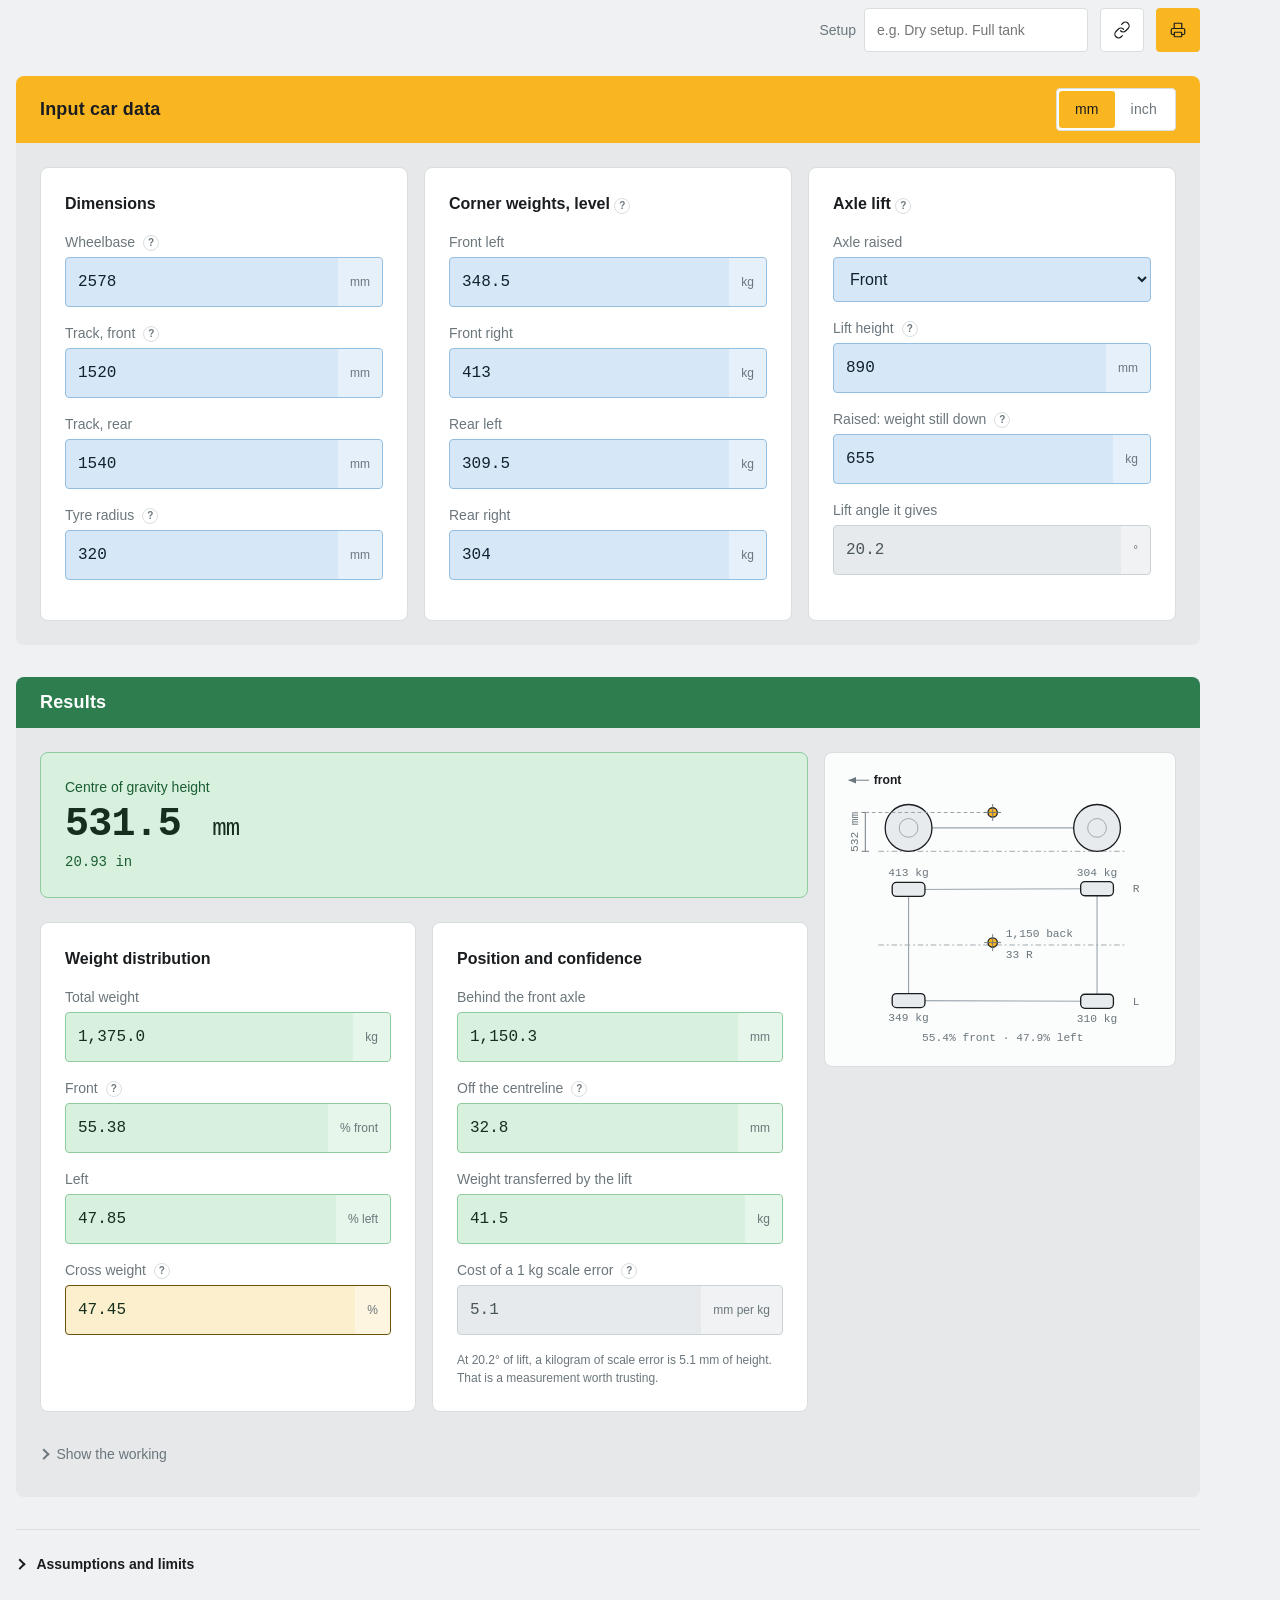
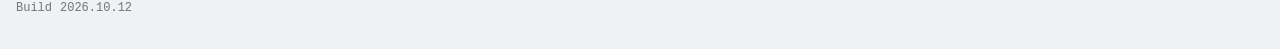
<file: hpa-calculators/calculators/centre-of-gravity/index.html>
<!DOCTYPE html>
<html lang="en">
<head>
<meta charset="utf-8">
<meta name="viewport" content="width=device-width, initial-scale=1">
<title>Centre of Gravity Calculator | High Performance Academy</title>
<link rel="stylesheet" href="../../shared/tokens.css">
<link rel="stylesheet" href="../../shared/calculator.css">
</head>
<body>

<div class="calc">

  <div class="sheet">
    <div>
      <h2 class="sheet__title">Centre of Gravity Calculator</h2>
      <p class="sheet__intro">Weight distribution from corner weights, and CoG height from an axle lift.</p>
    </div>
    <div class="sheet__meta">
      <p class="sheet__brand">High Performance Academy</p>
      <span class="sheet__setup" id="sheet-setup"></span>
      <span class="sheet__row">Units: <span id="sheet-units"></span></span>
      <span class="sheet__row">Printed <span id="sheet-date"></span></span>
    </div>
  </div>

  <header class="calc__head">
    <div>
      <h1 class="calc__title">Centre of Gravity Calculator</h1>
      <p class="calc__intro">
        Weight distribution from four corner weights, and centre of gravity
        height from re-weighing with one axle raised.
      </p>
    </div>
    <div class="calc__tools">
      <label class="setup">
        <span class="setup__label">Setup</span>
        <input class="setup__input" type="text" id="setup" name="setup" form="form"
               maxlength="60" placeholder="e.g. Dry setup. Full tank">
      </label>
      <button class="btn btn--secondary btn--icon" type="button" id="share"
              title="Copy a link to this setup" aria-label="Copy a link to this setup">
        <svg class="btn__glyph btn__glyph--idle" viewBox="0 0 24 24" aria-hidden="true">
          <path d="M10 13a5 5 0 0 0 7.07 0l3-3a5 5 0 0 0-7.07-7.07l-1.5 1.5"/>
          <path d="M14 11a5 5 0 0 0-7.07 0l-3 3a5 5 0 0 0 7.07 7.07l1.5-1.5"/>
        </svg>
        <svg class="btn__glyph btn__glyph--done" viewBox="0 0 24 24" aria-hidden="true">
          <path d="M4 12.5l5 5L20 6.5"/>
        </svg>
      </button>
      <button class="btn btn--primary btn--icon" type="button" id="print"
              title="Print or save as PDF" aria-label="Print or save as PDF">
        <svg class="btn__glyph" viewBox="0 0 24 24" aria-hidden="true">
          <path d="M7 9V3h10v6"/>
          <path d="M7 18H5a2 2 0 0 1-2-2v-4a2 2 0 0 1 2-2h14a2 2 0 0 1 2 2v4a2 2 0 0 1-2 2h-2"/>
          <rect x="7" y="15" width="10" height="6" rx="1"/>
        </svg>
      </button>
    </div>
  </header>

  <form id="form" novalidate>

    <div class="section">
      <div class="section__header">
        <span>Input car data</span>
        <span class="unit-switch">
          <label>
            <input class="unit-switch__radio" type="radio" name="units" value="metric" checked>
            <span class="unit-switch__label">mm</span>
          </label>
          <label>
            <input class="unit-switch__radio" type="radio" name="units" value="imperial">
            <span class="unit-switch__label">inch</span>
          </label>
        </span>
      </div>

      <div class="section__body">
        <div class="notice" id="error" role="alert" hidden></div>

        <div class="groups">
          <div class="group">
            <h2 class="group__title">Dimensions</h2>

            <div class="field">
              <label class="field__label" for="wheelbase">Wheelbase
                <button class="field__help" type="button" aria-label="More about this field"
                        data-help="Front to rear axle centreline, measured level. Take it from the hub centres, not the bodywork.">?</button>
              </label>
              <div class="field__control">
                <input class="input" type="number" id="wheelbase" name="wheelbase"
                       value="2578" step="1" min="0" inputmode="decimal">
                <span class="field__unit" data-unit="length">mm</span>
              </div>
            </div>

            <div class="field">
              <label class="field__label" for="trackFront">Track, front
                <button class="field__help" type="button" aria-label="More about this field"
                        data-help="Centre to centre of the tyre contact patches across the axle.">?</button>
              </label>
              <div class="field__control">
                <input class="input" type="number" id="trackFront" name="trackFront"
                       value="1520" step="1" min="0" inputmode="decimal">
                <span class="field__unit" data-unit="length">mm</span>
              </div>
            </div>

            <div class="field">
              <label class="field__label" for="trackRear">Track, rear</label>
              <div class="field__control">
                <input class="input" type="number" id="trackRear" name="trackRear"
                       value="1540" step="1" min="0" inputmode="decimal">
                <span class="field__unit" data-unit="length">mm</span>
              </div>
            </div>

            <div class="field">
              <label class="field__label" for="tyreRadius">Tyre radius
                <button class="field__help" type="button" aria-label="More about this field"
                        data-help="Loaded radius at the axle still on the ground. Hub centre to ground with the car&#x27;s weight on it, not half the tyre&#x27;s stated diameter.">?</button>
              </label>
              <div class="field__control">
                <input class="input" type="number" id="tyreRadius" name="tyreRadius"
                       value="320" step="1" min="0" inputmode="decimal">
                <span class="field__unit" data-unit="length">mm</span>
              </div>
            </div>
          </div>

          <div class="group">
            <h2 class="group__title">Corner weights, level
              <button class="field__help" type="button" aria-label="More about this field"
                      data-help="Car level, on the scales, at the ride height and fuel load you want to measure. Roll it on and settle the suspension before reading.">?</button>
            </h2>

            <div class="field">
              <label class="field__label" for="frontLeft">Front left</label>
              <div class="field__control">
                <input class="input" type="number" id="frontLeft" name="frontLeft"
                       value="348.5" step="0.5" min="0" inputmode="decimal">
                <span class="field__unit" data-unit="mass">kg</span>
              </div>
            </div>

            <div class="field">
              <label class="field__label" for="frontRight">Front right</label>
              <div class="field__control">
                <input class="input" type="number" id="frontRight" name="frontRight"
                       value="413" step="0.5" min="0" inputmode="decimal">
                <span class="field__unit" data-unit="mass">kg</span>
              </div>
            </div>

            <div class="field">
              <label class="field__label" for="rearLeft">Rear left</label>
              <div class="field__control">
                <input class="input" type="number" id="rearLeft" name="rearLeft"
                       value="309.5" step="0.5" min="0" inputmode="decimal">
                <span class="field__unit" data-unit="mass">kg</span>
              </div>
            </div>

            <div class="field">
              <label class="field__label" for="rearRight">Rear right</label>
              <div class="field__control">
                <input class="input" type="number" id="rearRight" name="rearRight"
                       value="304" step="0.5" min="0" inputmode="decimal">
                <span class="field__unit" data-unit="mass">kg</span>
              </div>
            </div>
          </div>

          <div class="group">
            <h2 class="group__title">Axle lift
              <button class="field__help" type="button" aria-label="More about this field"
                      data-help="Raise one axle, leave the other on the scales, and read it again. Lift as high as you safely can. The accuracy of the height depends on it more than on anything else.">?</button>
            </h2>

            <div class="field">
              <label class="field__label" for="raisedAxle">Axle raised</label>
              <div class="field__control">
                <select class="select" id="raisedAxle" name="raisedAxle">
                  <option value="front" selected>Front</option>
                  <option value="rear">Rear</option>
                </select>
              </div>
            </div>

            <div class="field">
              <label class="field__label" for="liftHeight">Lift height
                <button class="field__help" type="button" aria-label="More about this field"
                        data-help="How far the raised axle centre rose above level. Aim for at least 15 degrees of tilt; below about 10 the answer gets unreliable fast.">?</button>
              </label>
              <div class="field__control">
                <input class="input" type="number" id="liftHeight" name="liftHeight"
                       value="890" step="5" min="0" inputmode="decimal">
                <span class="field__unit" data-unit="length">mm</span>
              </div>
            </div>

            <div class="field">
              <label class="field__label" for="liftedGroundWeight">Raised: weight still down
                <button class="field__help" type="button" aria-label="More about this field"
                        data-help="Total on the axle still on the scales, with the other axle raised. It should read higher than level, because tipping the car moves weight downhill.">?</button>
              </label>
              <div class="field__control">
                <input class="input" type="number" id="liftedGroundWeight" name="liftedGroundWeight"
                       value="655" step="0.5" min="0" inputmode="decimal">
                <span class="field__unit" data-unit="mass">kg</span>
              </div>
            </div>

            <div class="field">
              <label class="field__label">Lift angle it gives</label>
              <div class="field__control field__control--locked" id="liftAngle-control">
                <input class="input input--locked" id="liftAngle" readonly tabindex="-1" value="—">
                <span class="field__unit">&#176;</span>
              </div>
            </div>
          </div>
        </div>
      </div>
    </div>

    <div class="section">
      <div class="section__header section__header--result">Results</div>
      <div class="section__body">
        <div class="results">
          <div class="results__main">

            <output class="readout" for="form" aria-live="polite">
              <div class="readout__body">
                <p class="readout__label">Centre of gravity height</p>
                <p class="readout__figure">
                  <span id="height">—</span>
                  <span class="readout__unit" data-unit="length">mm</span>
                </p>
                <p class="readout__alt" id="height-alt"></p>
              </div>
            </output>

            <div class="groups groups--pair groups--spaced">
              <div class="group">
                <h2 class="group__title">Weight distribution</h2>

                <div class="field">
                  <label class="field__label">Total weight</label>
                  <div class="field__control field__control--result">
                    <input class="input input--result" id="total" readonly tabindex="-1" value="—">
                    <span class="field__unit" data-unit="mass">kg</span>
                  </div>
                </div>

                <div class="field">
                  <label class="field__label">Front
                    <button class="field__help" type="button" aria-label="More about this field"
                            data-help="Most front-engined rear-drive cars land between 52 and 58 percent front. Mid-engined cars sit near 40 to 45.">?</button>
                  </label>
                  <div class="field__control field__control--result">
                    <input class="input input--result" id="frontPercent" readonly tabindex="-1" value="—">
                    <span class="field__unit">% front</span>
                  </div>
                </div>

                <div class="field">
                  <label class="field__label">Left</label>
                  <div class="field__control field__control--result">
                    <input class="input input--result" id="leftPercent" readonly tabindex="-1" value="—">
                    <span class="field__unit">% left</span>
                  </div>
                </div>

                <div class="field">
                  <label class="field__label">Cross weight
                    <button class="field__help" type="button" aria-label="More about this field"
                            data-help="Front-left plus rear-right, as a share of the total. Fifty percent means the car sits square. Offsets are used deliberately on ovals.">?</button>
                  </label>
                  <div class="field__control field__control--result" id="cross-control">
                    <input class="input input--result" id="crossWeight" readonly tabindex="-1" value="—">
                    <span class="field__unit">%</span>
                  </div>
                </div>
              </div>

              <div class="group">
                <h2 class="group__title">Position and confidence</h2>

                <div class="field">
                  <label class="field__label">Behind the front axle</label>
                  <div class="field__control field__control--result">
                    <input class="input input--result" id="cgFromFrontAxle" readonly tabindex="-1" value="—">
                    <span class="field__unit" data-unit="length">mm</span>
                  </div>
                </div>

                <div class="field">
                  <label class="field__label">Off the centreline
                    <button class="field__help" type="button" aria-label="More about this field"
                            data-help="Positive is to the right. A few millimetres is normal; tens of millimetres usually means fuel, battery or driver ballast rather than a bent car.">?</button>
                  </label>
                  <div class="field__control field__control--result">
                    <input class="input input--result" id="cgLateralOffset" readonly tabindex="-1" value="—">
                    <span class="field__unit" data-unit="length">mm</span>
                  </div>
                </div>

                <div class="field">
                  <label class="field__label">Weight transferred by the lift</label>
                  <div class="field__control field__control--result" id="transfer-control">
                    <input class="input input--result" id="weightTransferred" readonly tabindex="-1" value="—">
                    <span class="field__unit" data-unit="mass">kg</span>
                  </div>
                </div>

                <div class="field">
                  <label class="field__label">Cost of a 1 kg scale error
                    <button class="field__help" type="button" aria-label="More about this field"
                            data-help="How much the height moves per kilogram of scale error. Lift angle sets this: near 5 degrees a kilogram is over 20mm, by 20 degrees it is nearer 5mm. Under about 10 mm per kg is a measurement worth trusting.">?</button>
                  </label>
                  <div class="field__control field__control--locked" id="sensitivity-control">
                    <input class="input input--locked" id="mmPerKg" readonly tabindex="-1" value="—">
                    <span class="field__unit">mm per kg</span>
                  </div>
                </div>

                <p class="group__note" id="confidence-note"></p>
              </div>
            </div>

            <details class="working">
              <summary class="working__toggle">
                <span class="section__chevron"></span>
                Show the working
              </summary>
              <div class="working__body" id="working"></div>
            </details>

          </div>

          <div class="results__side">
            <div class="diagram">
              <svg class="diagram__svg diagram__svg--tall" id="cog-svg" viewBox="0 0 340 300"
                   preserveAspectRatio="xMidYMid meet" role="img"
                   aria-labelledby="cog-desc">
                <desc id="cog-desc">Side elevation above plan view, both facing left with the car level, showing the centre of gravity position and height.</desc>
                <g id="cog-scene"></g>
              </svg>
            </div>
          </div>

        </div>
      </div>
    </div>

  </form>

  <footer class="calc__footer">
    <details class="assumptions">
      <summary class="assumptions__toggle">
        <span class="section__chevron"></span>
        Assumptions and limits
      </summary>
      <ul class="assumptions__list">
      <li>Weight distribution needs only the four corner weights and is independent of the lift.</li>
      <li>The height formula is exact for a rigid car and uses the level wheelbase. No lift-angle correction is needed, as those terms cancel.</li>
      <li>It assumes the suspension does not move between the level and raised readings. Settle the car, and restrain or solid-mount the suspension for best results.</li>
      <li>Tyre radius is treated as constant. It changes slightly with load and pressure, and that error carries into the height.</li>
      <li>Lift angle dominates accuracy. Below about 10 degrees the result is not worth much.</li>
      <li>The car is assumed symmetrical enough that the average track represents where the centre of gravity sits laterally.</li>
      <li>Figures are for the exact ride height, fuel load and ballast on the scales at the time.</li>
    </ul>
    </details>
    <p class="calc__disclaimer">
      Some assumptions, simplifications and limitations apply to these
      figures. For the full list, open this calculator at
      <span class="print-url" data-sheet-url></span>
    </p>
    <p class="calc__build">Build <span data-build></span></p>
  </footer>

</div>

<script type="module">
  import {
    weightDistribution, cgHeight, explainDistribution, explainHeight,
  } from './formula.js';
  import {
    toCanonical, fromCanonical, formatValue, convertEditableFields,
  } from '../../shared/units.js';
  import { renderWorking } from '../../shared/working.js';
  import { initFieldHelp } from '../../shared/help.js';
  import { showBuild } from '../../shared/version.js';
  import { updateSheet } from '../../shared/sheet.js';
  import {
    reportHeight, readUrlState, buildShareUrl, copyText,
  } from '../../shared/embed.js';

  const form = document.getElementById('form');
  const errorBox = document.getElementById('error');
  const $ = (id) => document.getElementById(id);

  const lengthUnit = () => (form.elements.units.value === 'imperial' ? 'in' : 'mm');
  const massUnit = () => (form.elements.units.value === 'imperial' ? 'lb' : 'kg');

  /* One place that writes every unit label, so length and mass suffixes
     cannot drift apart. */
  function setUnitLabels() {
    const imperial = form.elements.units.value === 'imperial';
    for (const el of document.querySelectorAll('[data-unit="length"]')) {
      el.textContent = imperial ? 'in' : 'mm';
    }
    for (const el of document.querySelectorAll('[data-unit="mass"]')) {
      el.textContent = imperial ? 'lb' : 'kg';
    }
  }

  function onUnitChange(previous) {
    const next = form.elements.units.value;
    if (next === previous) return next;
    // Fields are discovered from their unit labels. See shared/units.js.
    convertEditableFields(previous, next);
    setUnitLabels();
    return next;
  }

  function readInput() {
    const L = lengthUnit();
    const M = massUnit();
    const len = (id) => toCanonical(Number(form.elements[id].value), L);
    const mass = (id) => toCanonical(Number(form.elements[id].value), M);

    return {
      wheelbase: len('wheelbase'),
      trackFront: len('trackFront'),
      trackRear: len('trackRear'),
      tyreRadius: len('tyreRadius'),
      frontLeft: mass('frontLeft'),
      frontRight: mass('frontRight'),
      rearLeft: mass('rearLeft'),
      rearRight: mass('rearRight'),
      raisedAxle: form.elements.raisedAxle.value,
      liftHeight: len('liftHeight'),
      liftedGroundWeight: mass('liftedGroundWeight'),
    };
  }

  function blank() {
    for (const id of ['height', 'height-alt']) $(id).textContent = '—';
    for (const id of ['total', 'frontPercent', 'leftPercent', 'crossWeight',
                      'cgFromFrontAxle', 'cgLateralOffset', 'weightTransferred',
                      'mmPerKg', 'liftAngle']) {
      $(id).value = '—';
    }
    $('confidence-note').textContent = '';
    $('cog-scene').innerHTML = '';
    renderWorking($('working'), []);
  }

  function render() {
    const L = lengthUnit();
    const M = massUnit();
    const input = readInput();
    const len = (v, d) => formatValue(fromCanonical(v, L), { decimals: d ?? (L === 'in' ? 2 : 1) });
    const mass = (v) => formatValue(fromCanonical(v, M), { decimals: 1 });

    try {
      /* Distribution first, and on its own: it needs no lift, so a bad or
         missing lift reading must not take the corner-weight answers down
         with it. */
      const d = weightDistribution(input);

      $('total').value = mass(d.total);
      $('frontPercent').value = formatValue(d.frontRatio * 100, { decimals: 2 });
      $('leftPercent').value = formatValue(d.leftRatio * 100, { decimals: 2 });
      $('crossWeight').value = formatValue(d.crossWeight * 100, { decimals: 2 });
      $('cgFromFrontAxle').value = len(d.cgFromFrontAxle);
      $('cgLateralOffset').value = len(d.cgLateralOffset);

      // Cross weight away from square is worth flagging, not an error.
      const crossOff = Math.abs(d.crossWeight * 100 - 50);
      $('cross-control').classList.remove('field__control--caution');
      if (crossOff > 2) $('cross-control').classList.add('field__control--caution');

      const fmt = (v) => formatValue(v, { decimals: 2 });
      let steps = explainDistribution(input, d, fmt);

      let h = null;
      try {
        h = cgHeight(input);
      } catch (liftErr) {
        errorBox.textContent = liftErr.message;
        errorBox.hidden = false;
      }

      if (h) {
        errorBox.hidden = true;
        $('height').textContent = len(h.height);
        $('height-alt').textContent = L === 'in'
          ? `${formatValue(h.height, { decimals: 0 })} mm`
          : `${formatValue(fromCanonical(h.height, 'in'), { decimals: 2 })} in`;
        $('liftAngle').value = formatValue(h.liftAngle, { decimals: 1 });
        $('weightTransferred').value = mass(h.weightTransferred);
        $('mmPerKg').value = formatValue(h.mmPerKg, { decimals: 1 });

        /* Lift angle is the single biggest lever on accuracy, so both the
           angle and its consequence carry a status colour. */
        const angleControl = $('liftAngle-control');
        angleControl.classList.remove('field__control--caution', 'field__control--warn');
        if (h.liftAngle < 10) angleControl.classList.add('field__control--warn');
        else if (h.liftAngle < 15) angleControl.classList.add('field__control--caution');

        const sens = $('sensitivity-control');
        sens.classList.remove('field__control--caution', 'field__control--warn');
        if (h.mmPerKg > 20) sens.classList.add('field__control--warn');
        else if (h.mmPerKg > 10) sens.classList.add('field__control--caution');

        const transfer = $('transfer-control');
        transfer.classList.remove('field__control--warn');
        if (h.transferLooksWrong) transfer.classList.add('field__control--warn');

        $('confidence-note').textContent = h.transferLooksWrong
          ? 'Weight should move onto the axle still on the ground when the other end is raised. Check which axle you raised, and that the scales have not drifted.'
          : `At ${formatValue(h.liftAngle, { decimals: 1 })}° of lift, a kilogram of scale error is `
            + `${formatValue(h.mmPerKg, { decimals: 1 })} mm of height. `
            + (h.mmPerKg > 10
              ? 'Raise the car further if you can. This is the cheapest accuracy available.'
              : 'That is a measurement worth trusting.');

        steps = steps.concat(explainHeight(input, h, fmt));
        drawDiagram(input, d, h, L);
      } else {
        for (const id of ['height', 'height-alt']) $(id).textContent = '—';
        for (const id of ['liftAngle', 'weightTransferred', 'mmPerKg']) $(id).value = '—';
        $('confidence-note').textContent = '';
        drawDiagram(input, d, null, L);
      }

      renderWorking($('working'), steps);
    } catch (err) {
      errorBox.textContent = err.message;
      errorBox.hidden = false;
      blank();
    }

    updateSheet(form, { unitLabel: L === 'in' ? 'inch' : 'mm' });
  }

  /* --- Diagram ------------------------------------------------------------
     Side elevation above plan, both facing left, drawn to one scale so the
     front axle lines up between them. It sits in the results side column
     like the belt and cylinder diagrams: the numbers are all in the panel
     beside it, so this only has to make the position legible.

     Both views are level. Centre of gravity height is a property of the car
     on its wheels; the axle lift is only how it's measured.

     Plan is from above with the car facing left, which puts the car's right
     side at the top. A right-hand-rule consequence, so both are marked.

     Layout is budgeted rather than guessed: an earlier version placed the
     height dimension and the direction arrow in the same band and they
     overlapped. */

  const VIEW = { w: 340, h: 300 };

  function drawDiagram(input, d, h, unit) {
    const scene = $('cog-scene');
    const n = (v) => Number(v.toFixed(2));
    const dim = (v) => formatValue(fromCanonical(v, unit), { decimals: unit === 'in' ? 1 : 0 });
    const kg = (v) => formatValue(fromCanonical(v, massUnit()), { decimals: 0 });

    const WB = input.wheelbase;
    const R = input.tyreRadius;
    const maxTrack = Math.max(input.trackFront, input.trackRear);
    const overhang = 0.16 * WB;
    const totalLen = WB + overhang * 2;

    const leftM = 40;                 // height dimension
    const rightM = 34;                // L / R markers
    const scale = Math.min(
      (VIEW.w - leftM - rightM) / totalLen,
      190 / (2 * R + maxTrack)        // both stacked views
    );

    const sx = (mm) => leftM + (mm + overhang) * scale;

    const sideGround = 88;
    const sy = (mm) => sideGround - mm * scale;
    const hubY = sy(R);

    const planLabelY = sideGround + 20;
    const planCy = planLabelY + 20 + (maxTrack / 2) * scale;
    const py = (lat) => planCy - lat * scale;   // positive lateral = right = up

    const halfF = input.trackFront / 2;
    const halfR = input.trackRear / 2;
    const planBottom = planCy + (maxTrack / 2) * scale;

    const sideWheel = (mm) => `
      <circle class="diagram__tyre" cx="${n(sx(mm))}" cy="${n(hubY)}" r="${n(R * scale)}"/>
      <circle class="diagram__hub" cx="${n(sx(mm))}" cy="${n(hubY)}" r="${n(R * 0.4 * scale)}"/>`;

    const tyreW = R * 0.60 * scale;
    const tyreL = R * 1.4 * scale;
    const planWheel = (mm, lat) => `
      <rect class="diagram__tyre" x="${n(sx(mm) - tyreL / 2)}" y="${n(py(lat) - tyreW / 2)}"
            width="${n(tyreL)}" height="${n(tyreW)}" rx="${n(tyreW * 0.3)}"/>`;

    const marker = (x, y) => `
      <circle class="diagram__cog" cx="${n(x)}" cy="${n(y)}" r="5"/>
      <line class="diagram__dim" x1="${n(x - 9)}" y1="${n(y)}" x2="${n(x + 9)}" y2="${n(y)}"/>
      <line class="diagram__dim" x1="${n(x)}" y1="${n(y - 9)}" x2="${n(x)}" y2="${n(y + 9)}"/>`;

    const cogX = sx(d.cgFromFrontAxle);
    const cogSideY = h ? sy(h.height) : null;

    scene.innerHTML = `
      <!-- one direction marker for both views, clear of everything else -->
      <line class="diagram__dim" x1="8" y1="12" x2="30" y2="12"/>
      <path class="diagram__arrow" d="M 8 12 L 16 8.5 L 16 15.5 Z"/>
      <text class="diagram__label" x="35" y="16">front</text>

      <line class="diagram__axis" x1="${n(sx(-overhang))}" y1="${sideGround}"
            x2="${n(sx(WB + overhang))}" y2="${sideGround}"/>
      <line class="diagram__outline" x1="${n(sx(0))}" y1="${n(hubY)}" x2="${n(sx(WB))}" y2="${n(hubY)}"/>
      ${sideWheel(0)}${sideWheel(WB)}

      ${h ? `
      <g class="diagram__dim">
        <line x1="${leftM - 14}" y1="${sideGround}" x2="${leftM - 14}" y2="${n(cogSideY)}"/>
        <line x1="${leftM - 18}" y1="${sideGround}" x2="${leftM - 10}" y2="${sideGround}"/>
        <line x1="${leftM - 18}" y1="${n(cogSideY)}" x2="${leftM - 10}" y2="${n(cogSideY)}"/>
      </g>
      <line class="diagram__crank" x1="${leftM - 14}" y1="${n(cogSideY)}" x2="${n(cogX)}" y2="${n(cogSideY)}"/>
      <text class="diagram__dim-label" x="${leftM - 22}" y="${n((sideGround + cogSideY) / 2)}"
            text-anchor="middle" transform="rotate(-90 ${leftM - 22} ${n((sideGround + cogSideY) / 2)})">${dim(h.height)} ${unit}</text>
      ${marker(cogX, cogSideY)}
      ` : ''}

      <line class="diagram__axis" x1="${n(sx(-overhang))}" y1="${n(planCy)}"
            x2="${n(sx(WB + overhang))}" y2="${n(planCy)}"/>
      <line class="diagram__outline" x1="${n(sx(0))}" y1="${n(py(halfF))}" x2="${n(sx(0))}" y2="${n(py(-halfF))}"/>
      <line class="diagram__outline" x1="${n(sx(WB))}" y1="${n(py(halfR))}" x2="${n(sx(WB))}" y2="${n(py(-halfR))}"/>
      <line class="diagram__outline" x1="${n(sx(0))}" y1="${n(py(halfF))}" x2="${n(sx(WB))}" y2="${n(py(halfR))}"/>
      <line class="diagram__outline" x1="${n(sx(0))}" y1="${n(py(-halfF))}" x2="${n(sx(WB))}" y2="${n(py(-halfR))}"/>

      ${planWheel(0, halfF)}${planWheel(0, -halfF)}
      ${planWheel(WB, halfR)}${planWheel(WB, -halfR)}

      <text class="diagram__value" x="${n(sx(0))}" y="${n(py(halfF) - 14)}" text-anchor="middle">${kg(input.frontRight)} ${massUnit() === "lb" ? "lb" : "kg"}</text>
      <text class="diagram__value" x="${n(sx(WB))}" y="${n(py(halfR) - 14)}" text-anchor="middle">${kg(input.rearRight)} ${massUnit() === "lb" ? "lb" : "kg"}</text>
      <text class="diagram__value" x="${n(sx(0))}" y="${n(py(-halfF) + 22)}" text-anchor="middle">${kg(input.frontLeft)} ${massUnit() === "lb" ? "lb" : "kg"}</text>
      <text class="diagram__value" x="${n(sx(WB))}" y="${n(py(-halfR) + 22)}" text-anchor="middle">${kg(input.rearLeft)} ${massUnit() === "lb" ? "lb" : "kg"}</text>

      <text class="diagram__dim-label" x="${n(sx(WB + overhang) + 6)}" y="${n(py(maxTrack / 2) + 4)}">R</text>
      <text class="diagram__dim-label" x="${n(sx(WB + overhang) + 6)}" y="${n(py(-maxTrack / 2) + 4)}">L</text>

      ${marker(cogX, planCy - d.cgLateralOffset * scale)}
      <text class="diagram__dim-label" x="${n(cogX + 14)}" y="${n(planCy - d.cgLateralOffset * scale - 6)}">${dim(d.cgFromFrontAxle)} back</text>
      <text class="diagram__dim-label" x="${n(cogX + 14)}" y="${n(planCy - d.cgLateralOffset * scale + 16)}">${dim(Math.abs(d.cgLateralOffset))} ${d.cgLateralOffset >= 0 ? 'R' : 'L'}</text>

      <text class="diagram__value" x="${n((sx(0) + sx(WB)) / 2)}" y="${n(planBottom + 42)}" text-anchor="middle">${formatValue(d.frontRatio * 100, { decimals: 1 })}% front &#183; ${formatValue(d.leftRatio * 100, { decimals: 1 })}% left</text>
    `;
  }

  let currentUnit = form.elements.units.value;
  form.addEventListener('change', (event) => {
    if (event.target.name === 'units') currentUnit = onUnitChange(currentUnit);
    render();
  });
  form.addEventListener('input', render);

  $('share').addEventListener('click', async (event) => {
    const button = event.currentTarget;
    const ok = await copyText(buildShareUrl(form));
    const label = ok ? 'Link copied' : 'Copy failed. Select the address bar instead';
    button.classList.toggle('is-done', ok);
    button.setAttribute('aria-label', label);
    button.setAttribute('title', label);
    setTimeout(() => {
      button.classList.remove('is-done');
      button.setAttribute('aria-label', 'Copy a link to this setup');
      button.setAttribute('title', 'Copy a link to this setup');
    }, 2000);
  });

  $('print').addEventListener('click', () => window.print());

  initFieldHelp();
  showBuild();
  readUrlState(form);
  currentUnit = form.elements.units.value;
  setUnitLabels();
  render();
  reportHeight();
</script>

</body>
</html>
</file>
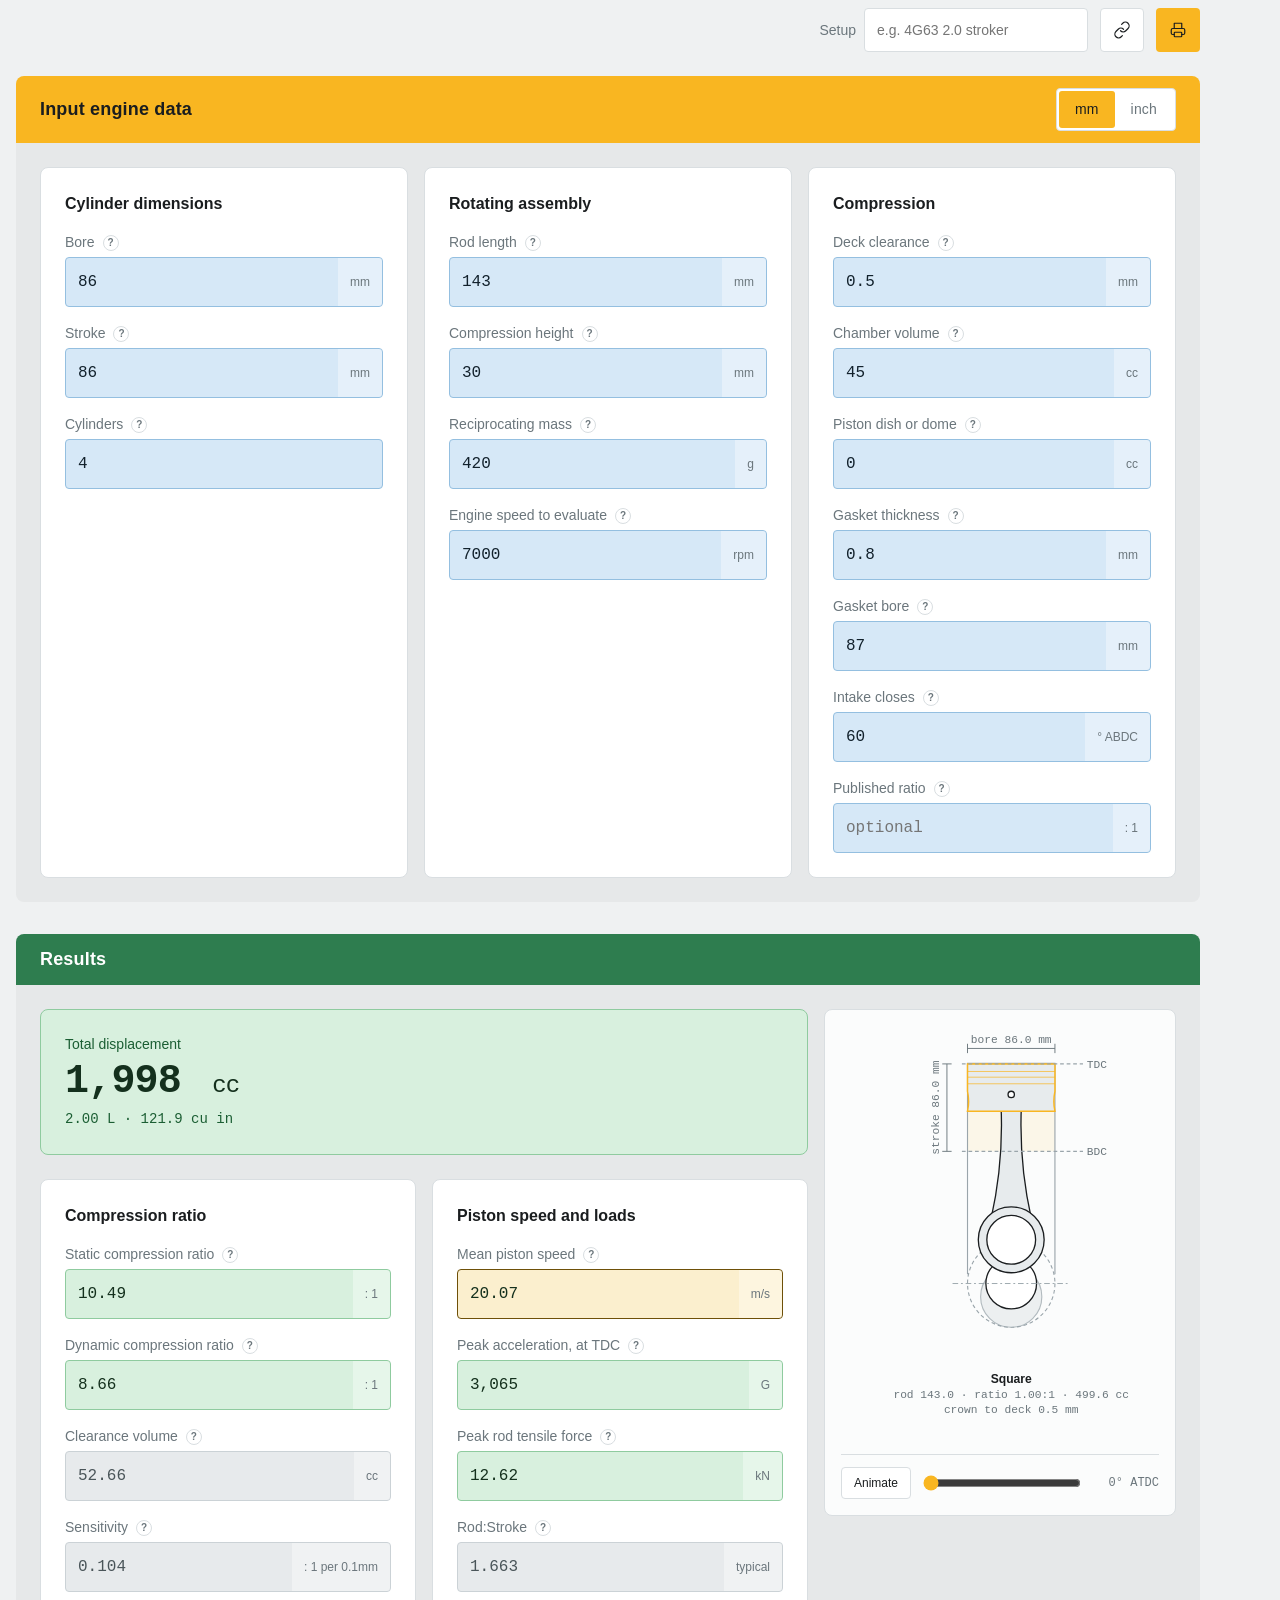
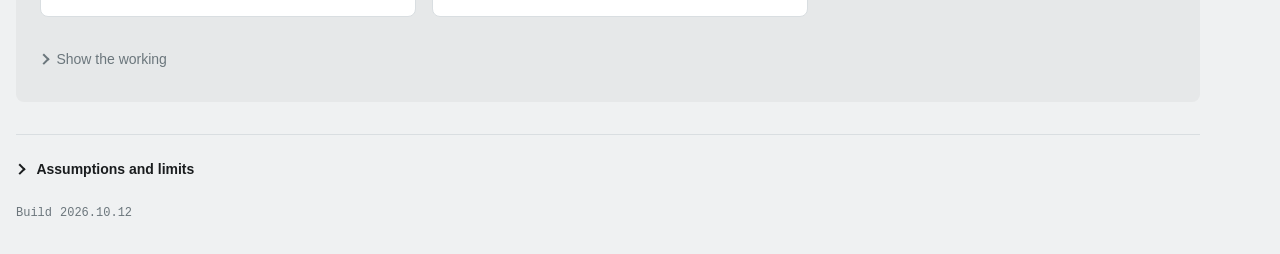
<file: hpa-calculators/calculators/engine-displacement/index.html>
<!DOCTYPE html>
<html lang="en">
<head>
<meta charset="utf-8">
<meta name="viewport" content="width=device-width, initial-scale=1">
<title>Engine Displacement Calculator | High Performance Academy</title>
<link rel="stylesheet" href="../../shared/tokens.css">
<link rel="stylesheet" href="../../shared/calculator.css">
</head>
<body>

<div class="calc">

  <!-- Print only. On screen the Silverstripe page carries the title and
       description, for search ranking; this is what identifies the sheet
       once it's on paper and in a binder. -->
  <div class="sheet">
    <div>
      <h2 class="sheet__title">Engine Displacement Calculator</h2>
      <p class="sheet__intro">Total swept capacity from bore, stroke and cylinder count.</p>
    </div>
    <div class="sheet__meta">
      <p class="sheet__brand">High Performance Academy</p>
      <span class="sheet__setup" id="sheet-setup"></span>
      <span class="sheet__row">Units: <span id="sheet-units"></span></span>
      <span class="sheet__row">Printed <span id="sheet-date"></span></span>
    </div>
  </div>

  <header class="calc__head">
    <div>
      <h1 class="calc__title">Engine Displacement Calculator</h1>
      <p class="calc__intro">
        Work out total swept capacity from bore, stroke and cylinder count —
        the first number you need when planning a build or sizing injectors.
      </p>
    </div>
    <div class="calc__tools">
      <label class="setup">
        <span class="setup__label">Setup</span>
        <input class="setup__input" type="text" id="setup" name="setup" form="form"
               maxlength="60" placeholder="e.g. 4G63 2.0 stroker">
      </label>
      <button class="btn btn--secondary btn--icon" type="button" id="share"
              title="Copy a link to this setup" aria-label="Copy a link to this setup">
        <svg class="btn__glyph btn__glyph--idle" viewBox="0 0 24 24" aria-hidden="true">
          <path d="M10 13a5 5 0 0 0 7.07 0l3-3a5 5 0 0 0-7.07-7.07l-1.5 1.5"/>
          <path d="M14 11a5 5 0 0 0-7.07 0l-3 3a5 5 0 0 0 7.07 7.07l1.5-1.5"/>
        </svg>
        <svg class="btn__glyph btn__glyph--done" viewBox="0 0 24 24" aria-hidden="true">
          <path d="M4 12.5l5 5L20 6.5"/>
        </svg>
      </button>
      <button class="btn btn--primary btn--icon" type="button" id="print"
              title="Print or save as PDF" aria-label="Print or save as PDF">
        <svg class="btn__glyph" viewBox="0 0 24 24" aria-hidden="true">
          <path d="M7 9V3h10v6"/>
          <path d="M7 18H5a2 2 0 0 1-2-2v-4a2 2 0 0 1 2-2h14a2 2 0 0 1 2 2v4a2 2 0 0 1-2 2h-2"/>
          <rect x="7" y="15" width="10" height="6" rx="1"/>
        </svg>
      </button>
    </div>
  </header>

  <form id="form" novalidate>

    <div class="section">
      <div class="section__header">
        <span>Input engine data</span>
        <span class="unit-switch">
          <label>
            <input class="unit-switch__radio" type="radio" name="units" value="metric" checked>
            <span class="unit-switch__label">mm</span>
          </label>
          <label>
            <input class="unit-switch__radio" type="radio" name="units" value="imperial">
            <span class="unit-switch__label">inch</span>
          </label>
        </span>
      </div>

      <div class="section__body">
        <div class="notice" id="error" role="alert" hidden></div>

        <div class="groups">
          <div class="group">
            <h2 class="group__title">Cylinder dimensions</h2>

            <div class="field">
              <label class="field__label" for="bore">
                Bore
                <button class="field__help" type="button" aria-label="More about this field"
                      data-help="Finished diameter after any rebore. Common oversizes are +0.5 and +1.0mm.">?</button>
              </label>
              <div class="field__control">
                <input class="input" type="number" id="bore" name="bore"
                       value="86" step="0.01" min="0" inputmode="decimal">
                <span class="field__unit" data-unit="length">mm</span>
              </div>
            </div>

            <div class="field">
              <label class="field__label" for="stroke">
                Stroke
                <button class="field__help" type="button" aria-label="More about this field"
                      data-help="Full travel between TDC and BDC. Twice the crank throw, not the throw itself.">?</button>
              </label>
              <div class="field__control">
                <input class="input" type="number" id="stroke" name="stroke"
                       value="86" step="0.01" min="0" inputmode="decimal">
                <span class="field__unit" data-unit="length">mm</span>
              </div>
            </div>

            <div class="field">
              <label class="field__label" for="cylinders">Cylinders
    <button class="field__help" type="button" aria-label="More about this field"
            data-help="How many, not the layout. A V6 and a straight six both take 6.">?</button>
  </label>
              <div class="field__control">
                <input class="input" type="number" id="cylinders" name="cylinders"
                       value="4" step="1" min="1" inputmode="numeric">
              </div>
            </div>
          </div>

          <div class="group">
            <h2 class="group__title">Rotating assembly</h2>

            <div class="field">
              <label class="field__label" for="rodLength">
                Rod length
                <button class="field__help" type="button" aria-label="More about this field"
                      data-help="Centre to centre of the two eyes, not the overall forging. Usually 1.5 to 2.0 times the stroke.">?</button>
              </label>
              <div class="field__control">
                <input class="input" type="number" id="rodLength" name="rodLength"
                       value="143" step="0.5" min="0" inputmode="decimal">
                <span class="field__unit" data-unit="length">mm</span>
              </div>
            </div>

            <div class="field">
              <label class="field__label" for="compHeight">
                Compression height
                <button class="field__help" type="button" aria-label="More about this field"
                      data-help="Wrist pin centre to the crown, from the piston spec sheet. Typically 28 to 34mm on a 2 litre four.">?</button>
              </label>
              <div class="field__control">
                <input class="input" type="number" id="compHeight" name="compHeight"
                       value="30" step="0.1" min="0" inputmode="decimal">
                <span class="field__unit" data-unit="length">mm</span>
              </div>
            </div>

            <div class="field">
              <label class="field__label" for="pistonMass">
                Reciprocating mass
                <button class="field__help" type="button" aria-label="More about this field"
                      data-help="Piston, rings and pin, per cylinder. Typically 350 to 500g on an 86mm bore. Leave blank to skip rod force.">?</button>
              </label>
              <div class="field__control">
                <input class="input" type="number" id="pistonMass" name="pistonMass"
                       value="420" step="5" min="0" inputmode="decimal">
                <span class="field__unit" data-unit="massSmall">g</span>
              </div>
            </div>

            <div class="field">
              <label class="field__label" for="rpm">
                Engine speed to evaluate
                <button class="field__help" type="button" aria-label="More about this field"
                      data-help="Use your intended rev limit. Reciprocating loads peak there and climb with the square of rpm.">?</button>
              </label>
              <div class="field__control">
                <input class="input" type="number" id="rpm" name="rpm"
                       value="7000" step="100" min="0" inputmode="numeric">
                <span class="field__unit">rpm</span>
              </div>
            </div>
          </div>

          <div class="group">
            <h2 class="group__title">Compression</h2>

            <div class="field">
              <label class="field__label" for="deckClearance">
                Deck clearance
                <button class="field__help" type="button" aria-label="More about this field"
                      data-help="Crown below the deck at TDC, on a dial indicator. Factory engines are usually 0.2 to 0.6mm. Negative if the crown stands proud.">?</button>
              </label>
              <div class="field__control">
                <input class="input" type="number" id="deckClearance" name="deckClearance"
                       value="0.5" step="0.05" inputmode="decimal">
                <span class="field__unit" data-unit="length">mm</span>
              </div>
            </div>

            <div class="field">
              <label class="field__label" for="chamberVolume">
                Chamber volume
                <button class="field__help" type="button" aria-label="More about this field"
                      data-help="Burette the head if you can. Production 2 litre fours run 40 to 50cc. Skimming the head reduces it.">?</button>
              </label>
              <div class="field__control">
                <input class="input" type="number" id="chamberVolume" name="chamberVolume"
                       value="45" step="0.1" min="0" inputmode="decimal">
                <span class="field__unit">cc</span>
              </div>
            </div>

            <div class="field">
              <label class="field__label" for="dishVolume">
                Piston dish or dome
                <button class="field__help" type="button" aria-label="More about this field"
                      data-help="Positive for a dish, negative for a dome. Turbo pistons are commonly 8 to 15cc dished. On the piston spec sheet.">?</button>
              </label>
              <div class="field__control">
                <input class="input" type="number" id="dishVolume" name="dishVolume"
                       value="0" step="0.1" inputmode="decimal">
                <span class="field__unit">cc</span>
              </div>
            </div>

            <div class="field">
              <label class="field__label" for="gasketThickness">
                Gasket thickness
                <button class="field__help" type="button" aria-label="More about this field"
                      data-help="Compressed, not shelf thickness. Factory gaskets are usually 1.0 to 1.3mm. Being 0.4mm out costs about 0.3:1 of ratio.">?</button>
              </label>
              <div class="field__control">
                <input class="input" type="number" id="gasketThickness" name="gasketThickness"
                       value="0.8" step="0.05" min="0" inputmode="decimal">
                <span class="field__unit" data-unit="length">mm</span>
              </div>
            </div>

            <div class="field">
              <label class="field__label" for="gasketBore">
                Gasket bore
                <button class="field__help" type="button" aria-label="More about this field"
                      data-help="Normally 1 to 2mm larger than the cylinder bore. Check the gasket rather than assuming it matches.">?</button>
              </label>
              <div class="field__control">
                <input class="input" type="number" id="gasketBore" name="gasketBore"
                       value="87" step="0.1" min="0" inputmode="decimal">
                <span class="field__unit" data-unit="length">mm</span>
              </div>
            </div>

            <div class="field">
              <label class="field__label" for="ivcAbdc">
                Intake closes
                <button class="field__help" type="button" aria-label="More about this field"
                      data-help="Crank degrees after BDC, from the cam card. Stock cams 40 to 55, big cams 60 to 80. Blank to skip dynamic ratio.">?</button>
              </label>
              <div class="field__control">
                <input class="input" type="number" id="ivcAbdc" name="ivcAbdc"
                       value="60" step="1" min="0" max="120" inputmode="decimal">
                <span class="field__unit">&#176; ABDC</span>
              </div>
            </div>

            <div class="field">
              <label class="field__label" for="targetRatio">
                Published ratio
                <button class="field__help" type="button" aria-label="More about this field"
                      data-help="Optional. A factory or catalogue figure to check against. This works back to the chamber volume it implies.">?</button>
              </label>
              <div class="field__control">
                <input class="input" type="number" id="targetRatio" name="targetRatio"
                       value="" step="0.1" min="1" inputmode="decimal" placeholder="optional">
                <span class="field__unit">: 1</span>
              </div>
            </div>
          </div>
        </div>
      </div>
    </div>

    <div class="section">
      <div class="section__header section__header--result">Results</div>
      <div class="section__body">
        <div class="notice" id="loads-error" role="alert" hidden></div>

        <div class="results">
          <div class="results__main">

            <output class="readout" for="form" aria-live="polite">
              <div class="readout__body">
                <p class="readout__label">Total displacement</p>
                <p class="readout__figure">
                  <span id="displacement">—</span>
                  <span class="readout__unit" id="displacement-unit">cc</span>
                </p>
                <p class="readout__alt" id="displacement-alt"></p>
              </div>
            </output>

            <div class="groups groups--pair groups--spaced">
              <div class="group">
                <h2 class="group__title">Compression ratio</h2>

                <div class="field">
                  <label class="field__label">Static compression ratio
                    <button class="field__help" type="button" aria-label="More about this field"
                            data-help="On pump fuel, up to about 11:1 naturally aspirated or 8.5 to 9.5:1 with boost. Above that needs race fuel and careful tuning.">?</button>
                  </label>
                  <div class="field__control field__control--result">
                    <input class="input input--result" id="staticRatio" readonly tabindex="-1" value="—">
                    <span class="field__unit">: 1</span>
                  </div>
                </div>

                <div class="field">
                  <label class="field__label">Dynamic compression ratio
                    <button class="field__help" type="button" aria-label="More about this field"
                            data-help="Compression from where the intake actually shuts. Around 7.5 to 8.5:1 suits pump fuel, and this tracks detonation risk better than the static figure.">?</button>
                  </label>
                  <div class="field__control field__control--result">
                    <input class="input input--result" id="dynamicRatio" readonly tabindex="-1" value="—">
                    <span class="field__unit">: 1</span>
                  </div>
                </div>

                <div class="field">
                  <label class="field__label">Clearance volume
                    <button class="field__help" type="button" aria-label="More about this field"
                            data-help="Chamber plus deck plus gasket plus dish. Every ratio here depends on it, so it is worth measuring rather than estimating.">?</button>
                  </label>
                  <div class="field__control field__control--locked">
                    <input class="input input--locked" id="clearanceVolume" readonly tabindex="-1" value="—">
                    <span class="field__unit">cc</span>
                  </div>
                </div>

                <div class="field">
                  <label class="field__label">Sensitivity
                    <button class="field__help" type="button" aria-label="More about this field"
                            data-help="How much the static ratio moves per 0.1mm of deck clearance. Above about 0.1 here, measure the clearance rather than estimating it.">?</button>
                  </label>
                  <div class="field__control field__control--locked">
                    <input class="input input--locked" id="ratioPerTenth" readonly tabindex="-1" value="—">
                    <span class="field__unit">: 1 per 0.1mm</span>
                  </div>
                </div>
              </div>

              <div class="group">
                <h2 class="group__title">Piston speed and loads</h2>

                <div class="field">
                  <label class="field__label">Mean piston speed
                    <button class="field__help" type="button" aria-label="More about this field"
                            data-help="Under 20 m/s for a road engine, up to about 24 for race. Beyond that, ring and bore life becomes the limit rather than the parts.">?</button>
                  </label>
                  <div class="field__control field__control--result" id="mps-control">
                    <input class="input input--result" id="meanPistonSpeed" readonly tabindex="-1" value="—">
                    <span class="field__unit" data-unit="velocity">m/s</span>
                  </div>
                </div>

                <div class="field">
                  <label class="field__label">Peak acceleration, at TDC
                    <button class="field__help" type="button" aria-label="More about this field"
                            data-help="Crank throw and rod swing act together here, so it always exceeds BDC. Climbs with the square of rpm.">?</button>
                  </label>
                  <div class="field__control field__control--result">
                    <input class="input input--result" id="peakAccelerationG" readonly tabindex="-1" value="—">
                    <span class="field__unit">G</span>
                  </div>
                </div>

                <div class="field">
                  <label class="field__label">Peak rod tensile force
                    <button class="field__help" type="button" aria-label="More about this field"
                            data-help="Load pulling the rod cap off at TDC. Halve it for per bolt. Rises with rpm squared, so 10% more revs is 21% more load. Stock bolts suit the factory rev limit; past that, check your rod maker&#x27;s clamp load and consider stronger bolts.">?</button>
                  </label>
                  <div class="field__control field__control--result">
                    <input class="input input--result" id="peakRodForce" readonly tabindex="-1" value="—">
                    <span class="field__unit" data-unit="force">kN</span>
                  </div>
                </div>

                <div class="field">
                  <label class="field__label">Rod:Stroke
                    <button class="field__help" type="button" aria-label="More about this field"
                            data-help="Rod divided by stroke. Most engines fall between 1.5 and 2.0. Longer dwells the piston near TDC and cuts peak acceleration.">?</button>
                  </label>
                  <div class="field__control field__control--locked">
                    <input class="input input--locked" id="rodRatio" readonly tabindex="-1" value="—">
                    <span class="field__unit" id="rodRatio-note">—</span>
                  </div>
                </div>
              </div>
            </div>

            <div class="groups groups--pair groups--spaced" id="reconcile-groups" hidden>
              <div class="group">
                <h2 class="group__title">Against the published figure</h2>

                <div class="field">
                  <label class="field__label">Chamber volume it implies
    <button class="field__help" type="button" aria-label="More about this field"
            data-help="What the published ratio requires, given your other figures. Compare it against your measured chamber.">?</button>
  </label>
                  <div class="field__control field__control--result">
                    <input class="input input--result" id="impliedChamberVolume" readonly tabindex="-1" value="—">
                    <span class="field__unit">cc</span>
                  </div>
                </div>

                <div class="field">
                  <label class="field__label">Difference from published
    <button class="field__help" type="button" aria-label="More about this field"
            data-help="Within 0.1 is agreement. Published figures are nominal. Beyond 0.5, one of your inputs is wrong.">?</button>
  </label>
                  <div class="field__control field__control--result" id="ratioDifference-control">
                    <input class="input input--result" id="ratioDifference" readonly tabindex="-1" value="—">
                    <span class="field__unit">: 1</span>
                  </div>
                </div>

                <p class="group__note" id="reconcile-note"></p>
              </div>
            </div>

            <details class="working">
              <summary class="working__toggle">
                <span class="section__chevron"></span>
                Show the working
              </summary>
              <div class="working__body" id="working"></div>
            </details>

          </div>

          <div class="results__side">
            <div class="diagram">
              <svg class="diagram__svg diagram__svg--tall" id="cyl-svg" viewBox="0 0 340 440"
                   preserveAspectRatio="xMidYMid meet" role="img"
                   aria-labelledby="cyl-desc">
                <desc id="cyl-desc">Scale section of one cylinder showing the piston, rod and crank, with bore, stroke, rod length and deck clearance marked.</desc>
                <g id="cyl-scene"></g>
              </svg>
              <div class="diagram__controls">
                <button class="btn btn--secondary btn--small" type="button" id="anim-toggle"
                        aria-pressed="false">Animate</button>
                <label class="diagram__scrub">
                  <span class="sr-only">Crank angle</span>
                  <input class="range range--slim" type="range" id="anim-angle"
                         min="0" max="360" step="1" value="0">
                </label>
                <span class="diagram__angle" id="anim-readout">0&#176; ATDC</span>
              </div>
            </div>

          </div>
        </div>
      </div>
    </div>
  </form>

  <footer class="calc__footer">
    <details class="assumptions">
      <summary class="assumptions__toggle">
        <span class="section__chevron"></span>
        Assumptions and limits
      </summary>
      <ul class="assumptions__list">
      <li>Displacement is swept volume only.</li>
      <li>Compression ratios are only as good as the chamber, deck, gasket and dish figures entered. Deck clearance is the most sensitive.</li>
      <li>Gasket volume assumes a round opening of the stated bore and compressed thickness.</li>
      <li>Dish or dome is a single figure, so valve reliefs must be included in it.</li>
      <li>Dynamic compression uses the piston position at intake closing. It ignores gas dynamics and cam ramp, so treat it as comparative, not as cylinder pressure.</li>
      <li>Reciprocating loads ignore rod mass, gas pressure and friction. Peak rod tension is the inertia load at TDC on overlap, which is the case that sizes rod bolts.</li>
      <li>Piston motion assumes a conventional crank with no pin or crank offset.</li>
      <li>All figures are estimates for planning. Measure the parts you actually have.</li>
    </ul>
    </details>
    <p class="calc__disclaimer">
      Some assumptions, simplifications and limitations apply to these
      figures. For the full list, open this calculator at
      <span class="print-url" data-sheet-url></span>
    </p>
    <p class="calc__build">Build <span data-build></span></p>
  </footer>

</div>

<script type="module">
  import {
    engineDisplacement, explain, reciprocatingLoads, explainLoads,
    compressionRatio, explainCompression, crankGeometry,
  } from './formula.js';
  import {
    toCanonical, fromCanonical, formatValue, convertEditableFields,
  } from '../../shared/units.js';
  import { renderWorking } from '../../shared/working.js';
  import { initFieldHelp } from '../../shared/help.js';
  import { showBuild } from '../../shared/version.js';
  import { updateSheet } from '../../shared/sheet.js';
  import {
    reportHeight, readUrlState, buildShareUrl, copyText,
  } from '../../shared/embed.js';

  const form = document.getElementById('form');
  const errorBox = document.getElementById('error');
  const out = {
    displacement: document.getElementById('displacement'),
    displacementUnit: document.getElementById('displacement-unit'),
    alt: document.getElementById('displacement-alt'),
    working: document.getElementById('working'),
  };

  const loadsError = document.getElementById('loads-error');
  const loadsOut = {
    meanPistonSpeed: document.getElementById('meanPistonSpeed'),
    mpsControl: document.getElementById('mps-control'),
    rodRatio: document.getElementById('rodRatio'),
    rodRatioNote: document.getElementById('rodRatio-note'),
    peakAccelerationG: document.getElementById('peakAccelerationG'),
    peakRodForce: document.getElementById('peakRodForce'),
  };

  const lengthUnit = () =>
    form.elements.units.value === 'imperial' ? 'in' : 'mm';

  const VIEW = { w: 340, h: 440 };

  /* --- Diagram ------------------------------------------------------------
     A section through one cylinder: piston, rod and crank, drawn to scale
     from the same geometry the compression maths uses. crankGeometry() is
     imported rather than reimplemented, so the picture cannot disagree with
     the numbers. The fixtures pin its two boundary conditions.

     Drawn as a real piston rather than a filled rectangle, which is what
     removed the need for a key: a crown, ring lands and a skirt are
     self-identifying in a way a coloured box is not.                      */

  let animAngle = 0;
  let animHandle = null;

  function drawDiagram(input, r, unit) {
    const scene = document.getElementById('cyl-scene');
    const { bore, stroke } = input;
    const rod = toCanonical(Number(form.elements.rodLength.value), unit);
    const comp = toCanonical(Number(form.elements.compHeight.value), unit);
    const clearance = toCanonical(Number(form.elements.deckClearance.value) || 0, unit);

    /* Derived forward from the measured clearance. The same direction
       compressionRatio() uses. The old input was block deck height, and
       working back from it to a clearance meant subtracting one ~200mm
       figure from another. */
    const deck = stroke / 2 + rod + comp + clearance;

    let g;
    try {
      g = crankGeometry({ stroke, rodLength: rod, compHeight: comp, deckHeight: deck, angle: animAngle });
    } catch {
      scene.innerHTML = '';
      return;
    }

    const crankR = stroke / 2;

    /* The assembly is tall and narrow. Roughly 260mm by 86mm, so the fit
       is height-bound and the spare width goes to dimension labels rather
       than to the drawing. */
    const topOfDeck = deck;
    /* Air under the crank circle has to clear the big end eye, which hangs
       below the crank centre at BDC. 12mm was set when the rod ended in a
       3-unit dot; with a real eye the rod overlapped the caption. The eye
       radius is a fixed fraction of stroke, so it can be budgeted here
       before the scale that would otherwise depend on it. */
    const bigEyeMm = stroke * 0.279 * 1.35;
    const drawnHeight = topOfDeck + crankR + bigEyeMm + 8;
    /* Vertical budget stated rather than assumed: 40 above for the bore
       dimension label, 74 below for the three caption lines. Leaving those
       out put the top label at y = -9 and the last caption at 458 in a
       440-tall box, so both were clipped. */
    const boxTop = 40;
    const boxBottom = VIEW.h - 74;
    const scale = Math.min((boxBottom - boxTop) / drawnHeight, 150 / bore);

    // mm above the crank centreline -> svg y
    const cx = VIEW.w / 2 + 12;
    // mm above the crank centreline -> svg y. Deck sits at boxTop.
    const yOf = (mm) => boxTop + (topOfDeck - mm) * scale;

    const halfBore = (bore / 2) * scale;
    const deckY = yOf(deck);
    const crankY = yOf(0);
    const crownY = yOf(g.crownHeight);
    const pinY = yOf(g.pinHeight);
    const tdcCrownY = yOf(crankR + rod + comp);
    const bdcCrownY = yOf(rod - crankR + comp);

    const pinX = cx + g.crankPin.x * scale;
    const crankPinY = yOf(g.crankPin.y);

    const dim = (v) => formatValue(fromCanonical(v, unit), { decimals: unit === 'in' ? 3 : 1 });
    const n = (v) => Number(v.toFixed(2));

    // Capacity follows the switch too: cubic inches with an imperial bore.
    const sweptLabel = unit === 'in'
      ? `${formatValue(fromCanonical(r.perCylinder, 'cu in'), { decimals: 1 })} cu in`
      : `${formatValue(r.perCylinder, { decimals: 1 })} cc`;

    /* Piston: crown, ring band, skirt. Proportions are conventional
       fractions of bore, not measured values. This is a section drawing,
       not a part drawing.

       The skirt runs the full bore width. It used to step inward on both
       sides, which is the relief over the pin bosses, and that relief is
       only visible looking ALONG the wrist pin, a view in which the rod
       could not be seen swinging. Since the rod does swing here, this is
       the thrust face, where the skirt is full width and carries the side
       load. The old drawing showed both views at once. */
    const pistonH = comp * scale * 1.55;
    const skirtWaist = halfBore * 0.05;   // slight barrel, not a step
    const piston = `
      M ${n(cx - halfBore)} ${n(crownY)}
      L ${n(cx + halfBore)} ${n(crownY)}
      L ${n(cx + halfBore)} ${n(crownY + pistonH * 0.58)}
      Q ${n(cx + halfBore - skirtWaist)} ${n(crownY + pistonH * 0.8)}
        ${n(cx + halfBore)} ${n(crownY + pistonH)}
      L ${n(cx - halfBore)} ${n(crownY + pistonH)}
      Q ${n(cx - halfBore + skirtWaist)} ${n(crownY + pistonH * 0.8)}
        ${n(cx - halfBore)} ${n(crownY + pistonH * 0.58)}
      Z`;

    /* --- Connecting rod ---------------------------------------------------
       Built from the two pin centres, so it follows length and angle without
       being told either. A unit vector along the rod and its perpendicular
       give the four beam corners; the beam tapers from the small end to the
       big end and is waisted between, which is what reads as an I-beam at
       this line weight.

       Every width is a fraction of the CURRENT centre distance rather than a
       fixed number of units. With a short rod near mid-stroke a fixed width
       puts the two bosses inside each other and the outline crosses itself.
       Clamped this way the profile stays sane at any bore and stroke, which
       matters because the crank angle is animated and every frame redraws. */
    const rodDX = pinX - cx;
    const rodDY = crankPinY - pinY;
    const rodLen = Math.hypot(rodDX, rodDY) || 1;
    const ux = rodDX / rodLen;
    const uy = rodDY / rodLen;
    const px = -uy;                       // perpendicular to the rod
    const py = ux;

    /* Journal and eye sizes from real proportions rather than fractions of
       the bore, which had the big end swallowing the crank throw. Taking a
       Honda K20 at 86 x 86 as the reference: 48mm rod journal, 50mm main,
       21mm piston pin. So the rod journal is about 0.56 of the stroke, the
       main a shade larger, and the pin about a quarter of the bore. The eye
       around each journal adds the shell and the rod material, roughly a
       third again on the big end and half on the small.

       Still clamped against the rod length, so a very short rod cannot put
       the two eyes inside one another. */
    const rodJournalR = stroke * 0.279 * scale;
    const mainJournalR = stroke * 0.29 * scale;
    const pistonPinR = bore * 0.122 * scale;

    const smallR = Math.min(pistonPinR * 1.55, rodLen * 0.2);
    const bigR = Math.min(rodJournalR * 1.35, rodLen * 0.3);
    const beamSmall = smallR * 0.62;
    const beamBig = bigR * 0.62;
    const waist = Math.min(beamSmall, beamBig) * 0.72;

    // Points along the rod where the beam meets each boss.
    const sx = cx + ux * smallR * 0.6;
    const sy = pinY + uy * smallR * 0.6;
    const bx = pinX - ux * bigR * 0.6;
    const by = crankPinY - uy * bigR * 0.6;
    const mx = (sx + bx) / 2;
    const my = (sy + by) / 2;

    const off = (x, y, d) => `${n(x + px * d)} ${n(y + py * d)}`;
    const rodBeam = `
      M ${off(sx, sy, beamSmall)}
      Q ${off(mx, my, waist)} ${off(bx, by, beamBig)}
      L ${off(bx, by, -beamBig)}
      Q ${off(mx, my, -waist)} ${off(sx, sy, -beamSmall)}
      Z`;

    const rings = [0.16, 0.28, 0.42]
      .map((f) => `<line class="diagram__ring" x1="${n(cx - halfBore)}" y1="${n(crownY + pistonH * f)}"
                     x2="${n(cx + halfBore)}" y2="${n(crownY + pistonH * f)}"/>`)
      .join('');

    scene.innerHTML = `
      <!-- swept region, so the stroke reads as a volume not just a distance -->
      <rect class="diagram__swept" x="${n(cx - halfBore)}" y="${n(tdcCrownY)}"
            width="${n(halfBore * 2)}" height="${n(bdcCrownY - tdcCrownY)}"/>

      <!-- bore walls and deck line -->
      <path class="diagram__outline"
            d="M ${n(cx - halfBore)} ${n(crankY - 10)} L ${n(cx - halfBore)} ${n(deckY)}
               L ${n(cx + halfBore)} ${n(deckY)} L ${n(cx + halfBore)} ${n(crankY - 10)}"/>

      <!-- crank: pin path, then the throw and counterweight, then the
           main journal. The counterweight sits opposite the pin, which is
           what it does on a real crank and what makes the rotation read. -->
      <circle class="diagram__crank" cx="${n(cx)}" cy="${n(crankY)}" r="${n(crankR * scale)}"/>
      <path class="diagram__web" d="M ${n(cx)} ${n(crankY)} L ${n(pinX)} ${n(crankPinY)}"/>
      <circle class="diagram__counterweight" cx="${n(cx - (pinX - cx) * 0.30)}"
              cy="${n(crankY - (crankPinY - crankY) * 0.30)}" r="${n(crankR * scale * 0.70)}"/>
      <circle class="diagram__journal" cx="${n(cx)}" cy="${n(crankY)}" r="${n(Math.max(3, mainJournalR))}"/>
      <line class="diagram__axis" x1="${n(cx - halfBore - 16)}" y1="${n(crankY)}"
            x2="${n(cx + halfBore + 16)}" y2="${n(crankY)}"/>

      <!-- rod: beam, then the two bosses over its ends -->
      <path class="diagram__rod-beam" d="${rodBeam}"/>
      <circle class="diagram__rod-boss" cx="${n(pinX)}" cy="${n(crankPinY)}" r="${n(bigR)}"/>
      <circle class="diagram__rod-boss" cx="${n(cx)}" cy="${n(pinY)}" r="${n(smallR)}"/>
      <circle class="diagram__pin" cx="${n(pinX)}" cy="${n(crankPinY)}" r="${n(Math.min(rodJournalR, bigR * 0.78))}"/>

      <path class="diagram__piston" d="${piston}"/>
      ${rings}
      <circle class="diagram__pin" cx="${n(cx)}" cy="${n(pinY)}" r="3.4"/>

      <!-- TDC / BDC references -->
      <line class="diagram__crank" x1="${n(cx - halfBore - 6)}" y1="${n(tdcCrownY)}"
            x2="${n(cx + halfBore + 30)}" y2="${n(tdcCrownY)}"/>
      <line class="diagram__crank" x1="${n(cx - halfBore - 6)}" y1="${n(bdcCrownY)}"
            x2="${n(cx + halfBore + 30)}" y2="${n(bdcCrownY)}"/>
      <text class="diagram__dim-label" x="${n(cx + halfBore + 34)}" y="${n(tdcCrownY + 4)}">TDC</text>
      <text class="diagram__dim-label" x="${n(cx + halfBore + 34)}" y="${n(bdcCrownY + 4)}">BDC</text>

      <!-- bore across the top -->
      <g class="diagram__dim">
        <line x1="${n(cx - halfBore)}" y1="${n(deckY - 16)}" x2="${n(cx + halfBore)}" y2="${n(deckY - 16)}"/>
        <line x1="${n(cx - halfBore)}" y1="${n(deckY - 21)}" x2="${n(cx - halfBore)}" y2="${n(deckY - 11)}"/>
        <line x1="${n(cx + halfBore)}" y1="${n(deckY - 21)}" x2="${n(cx + halfBore)}" y2="${n(deckY - 11)}"/>
      </g>
      <text class="diagram__dim-label" x="${n(cx)}" y="${n(deckY - 22)}"
            text-anchor="middle">bore ${dim(bore)} ${unit}</text>

      <!-- stroke down the left -->
      <g class="diagram__dim">
        <line x1="${n(cx - halfBore - 22)}" y1="${n(tdcCrownY)}" x2="${n(cx - halfBore - 22)}" y2="${n(bdcCrownY)}"/>
        <line x1="${n(cx - halfBore - 27)}" y1="${n(tdcCrownY)}" x2="${n(cx - halfBore - 17)}" y2="${n(tdcCrownY)}"/>
        <line x1="${n(cx - halfBore - 27)}" y1="${n(bdcCrownY)}" x2="${n(cx - halfBore - 17)}" y2="${n(bdcCrownY)}"/>
      </g>
      <text class="diagram__dim-label" x="${n(cx - halfBore - 30)}" y="${n((tdcCrownY + bdcCrownY) / 2)}"
            text-anchor="middle"
            transform="rotate(-90 ${n(cx - halfBore - 30)} ${n((tdcCrownY + bdcCrownY) / 2)})">stroke ${dim(stroke)} ${unit}</text>

      <!-- live values that change as the crank turns -->
      <text class="diagram__label" x="${n(cx)}" y="${n(boxBottom + 16)}" text-anchor="middle">${
        r.boreStrokeRatio > 1.02 ? 'Oversquare' : r.boreStrokeRatio < 0.98 ? 'Undersquare' : 'Square'
      }</text>
      <text class="diagram__dim-label" x="${n(cx)}" y="${n(boxBottom + 32)}" text-anchor="middle">rod ${dim(rod)} &#183; ratio ${formatValue(r.boreStrokeRatio, { decimals: 2 })}:1 &#183; ${sweptLabel}</text>
      <text class="diagram__dim-label" x="${n(cx)}" y="${n(boxBottom + 48)}"
            text-anchor="middle">crown to deck ${dim(g.crownToDeck)} ${unit}</text>
    `;

    document.getElementById('anim-readout').textContent = `${Math.round(animAngle)}\u00B0 ATDC`;
  }

  /* Switching units converts the values in the fields as well as the labels,
     so the engine described doesn't silently change into a different one.
     Which fields get converted is discovered from their unit labels. See
     convertEditableFields in shared/units.js for why it isn't a list. */
  function onUnitChange(previous) {
    const next = lengthUnit();
    if (next === previous) return next;

    convertEditableFields(
      previous === 'in' ? 'imperial' : 'metric',
      next === 'in' ? 'imperial' : 'metric'
    );
    setUnitLabels(next);
    return next;
  }

  /* One place that writes every unit label, so the length, mass, velocity
     and force suffixes can never drift out of step with each other. */
  function setUnitLabels(unit) {
    const imperial = unit === 'in';
    const labels = {
      length: unit,
      massSmall: imperial ? 'oz' : 'g',
      velocity: imperial ? 'ft/min' : 'm/s',
      force: imperial ? 'lbf' : 'kN',
    };
    for (const [quantity, text] of Object.entries(labels)) {
      for (const el of document.querySelectorAll(`[data-unit="${quantity}"]`)) {
        el.textContent = text;
      }
    }
  }

  function renderLoads(unit, dims) {
    const imperial = unit === 'in';
    const massUnit = imperial ? 'oz' : 'g';
    const rawMass = form.elements.pistonMass.value;

    const input = {
      stroke: dims.stroke,
      rodLength: toCanonical(Number(form.elements.rodLength.value), unit),
      rpm: Number(form.elements.rpm.value),
      pistonMass: rawMass === '' ? undefined : toCanonical(Number(rawMass), massUnit),
    };

    const blank = () => {
      for (const key of ['meanPistonSpeed', 'rodRatio',
                         'peakAccelerationG', 'peakRodForce']) {
        loadsOut[key].value = '—';
      }
      loadsOut.rodRatioNote.textContent = '—';
    };

    try {
      const r = reciprocatingLoads(input);

      const speed = (v) => imperial
        ? formatValue(fromCanonical(v, 'ft/min'), { decimals: 0 })
        : formatValue(v, { decimals: 2 });

      loadsOut.meanPistonSpeed.value = speed(r.meanPistonSpeed);
      loadsOut.rodRatio.value = formatValue(r.rodRatio, { decimals: 3 });
      loadsOut.rodRatioNote.textContent =
        r.rodRatio >= 1.5 && r.rodRatio <= 2 ? 'typical' : 'unusual';

      loadsOut.peakAccelerationG.value = formatValue(r.peakAccelerationG, { decimals: 0 });

      loadsOut.peakRodForce.value = r.peakRodForce === undefined
        ? '—'
        : imperial
          ? formatValue(fromCanonical(r.peakRodForce, 'lbf'), { decimals: 0 })
          : formatValue(r.peakRodForce / 1000, { decimals: 2 });

      /* Mean piston speed carries the status, because it's the figure that
         decides whether a combination is a street engine or a race engine.
         Production is generally held under about 20 m/s; race engines run
         to about 24, past which ring and bore life is the limit rather
         than the parts. */
      loadsOut.mpsControl.classList.remove('field__control--caution', 'field__control--warn');
      if (r.meanPistonSpeed > 24) loadsOut.mpsControl.classList.add('field__control--warn');
      else if (r.meanPistonSpeed > 20) loadsOut.mpsControl.classList.add('field__control--caution');

      loadsError.hidden = true;
      return explainLoads(input, r, (v) => formatValue(v, { decimals: 2 }));
    } catch (err) {
      loadsError.textContent = err.message;
      loadsError.hidden = false;
      blank();
      return [];
    }
  }

  const compOut = {
    staticRatio: document.getElementById('staticRatio'),
    dynamicRatio: document.getElementById('dynamicRatio'),
    clearanceVolume: document.getElementById('clearanceVolume'),
    ratioPerTenth: document.getElementById('ratioPerTenth'),
    impliedChamberVolume: document.getElementById('impliedChamberVolume'),
    ratioDifference: document.getElementById('ratioDifference'),
    diffControl: document.getElementById('ratioDifference-control'),
    reconcileGroups: document.getElementById('reconcile-groups'),
    reconcileNote: document.getElementById('reconcile-note'),
  };

  /* Deck clearance is measured and entered, not derived. See the comment
     above compressionRatio() in formula.js for why deriving it from block
     deck height made results wander. The diagram gets its deck height from
     the result, computed forward. */
  function compressionInput(unit, dims) {
    const num = (id) => {
      const raw = form.elements[id].value;
      return raw === '' ? undefined : Number(raw);
    };
    const len = (id, fallback) => {
      const v = num(id);
      return v === undefined ? fallback : toCanonical(v, unit);
    };

    return {
      bore: dims.bore,
      stroke: dims.stroke,
      rodLength: len('rodLength', 0),
      compHeight: len('compHeight', 0),
      deckClearance: len('deckClearance', 0),
      chamberVolume: num('chamberVolume'),
      dishVolume: num('dishVolume') ?? 0,
      gasketThickness: len('gasketThickness', 0),
      gasketBore: len('gasketBore', undefined),
      ivcAbdc: num('ivcAbdc'),
      targetRatio: num('targetRatio'),
    };
  }

  function renderCompression(unit, dims) {
    const input = compressionInput(unit, dims);

    const blank = () => {
      for (const key of ['staticRatio', 'dynamicRatio', 'clearanceVolume',
                         'ratioPerTenth',
                         'impliedChamberVolume', 'ratioDifference']) {
        compOut[key].value = '—';
      }
      compOut.reconcileGroups.hidden = true;
      compOut.reconcileNote.textContent = '';
    };

    try {
      const r = compressionRatio(input);

      compOut.staticRatio.value = formatValue(r.staticRatio, { decimals: 2 });
      compOut.dynamicRatio.value = r.dynamicRatio === undefined
        ? '—' : formatValue(r.dynamicRatio, { decimals: 2 });
      compOut.clearanceVolume.value = formatValue(r.clearanceVolume, { decimals: 2 });
      compOut.ratioPerTenth.value = formatValue(r.ratioPerTenthMmDeck, { decimals: 3 });

      /* A negative deck clearance means the crown stands out of the block.
         Legal on some builds, so it warns on the input rather than throwing. */
      const deckControl = form.elements.deckClearance.closest('.field__control');
      deckControl.classList.remove('field__control--caution', 'field__control--warn');
      if (input.deckClearance < 0) deckControl.classList.add('field__control--warn');

      if (r.impliedChamberVolume === undefined) {
        compOut.reconcileGroups.hidden = true;
        compOut.reconcileNote.textContent = '';
      } else {
        compOut.reconcileGroups.hidden = false;
        compOut.impliedChamberVolume.value = formatValue(r.impliedChamberVolume, { decimals: 2 });
        compOut.ratioDifference.value =
          (r.ratioDifference >= 0 ? '+' : '') + formatValue(r.ratioDifference, { decimals: 2 });

        /* Within a tenth of a ratio point is agreement, given how nominal
           published figures are. Beyond half a point something is wrong. */
        compOut.diffControl.classList.remove('field__control--caution', 'field__control--warn');
        const off = Math.abs(r.ratioDifference);
        if (off > 0.5) compOut.diffControl.classList.add('field__control--warn');
        else if (off > 0.1) compOut.diffControl.classList.add('field__control--caution');

        const chamberGap = r.impliedChamberVolume - input.chamberVolume;
        compOut.reconcileNote.textContent = off <= 0.1
          ? 'Matches the published figure within a tenth of a point, which is as close as a nominal spec gets.'
          : `To reach ${formatValue(input.targetRatio, { decimals: 2 })}:1 the chamber would need to be ` +
            `${formatValue(Math.abs(chamberGap), { decimals: 2 })} cc ${chamberGap > 0 ? 'larger' : 'smaller'} ` +
            `than the ${formatValue(input.chamberVolume, { decimals: 2 })} cc entered. Published figures usually ` +
            `assume zero deck clearance and a nominal gasket, so check those two before doubting the chamber.`;
      }

      return explainCompression(input, r, (v) => formatValue(v, { decimals: 2 }));
    } catch (err) {
      loadsError.textContent = err.message;
      loadsError.hidden = false;
      blank();
      return [];
    }
  }

  /* --- Animation ---------------------------------------------------------
     User-triggered only. It answers "what changes when I change the stroke
     or the rod", which is a question you have to be asking, so it never
     autoplays, and the scrub slider gives the same information with no
     motion at all for anyone who prefers that.

     The loop stops itself when the frame scrolls out of view, so an
     embedded calculator further down a Silverstripe page isn't burning a
     phone battery unseen. */

  const reduceMotion = window.matchMedia('(prefers-reduced-motion: reduce)');

  function stopAnimation() {
    if (animHandle) cancelAnimationFrame(animHandle);
    animHandle = null;
    document.getElementById('anim-toggle').setAttribute('aria-pressed', 'false');
    document.getElementById('anim-toggle').textContent = 'Animate';
  }

  function startAnimation() {
    if (animHandle) return;
    const toggle = document.getElementById('anim-toggle');
    toggle.setAttribute('aria-pressed', 'true');
    toggle.textContent = 'Pause';

    let last = performance.now();
    const step = (now) => {
      // 90 degrees a second: slow enough to follow the rod swinging.
      animAngle = (animAngle + ((now - last) / 1000) * 90) % 360;
      last = now;
      document.getElementById('anim-angle').value = String(Math.round(animAngle));
      render();
      animHandle = requestAnimationFrame(step);
    };
    animHandle = requestAnimationFrame(step);
  }

  document.getElementById('anim-toggle').addEventListener('click', () => {
    if (animHandle) stopAnimation();
    else startAnimation();
  });

  document.getElementById('anim-angle').addEventListener('input', (event) => {
    stopAnimation();
    animAngle = Number(event.target.value);
    render();
  });

  if ('IntersectionObserver' in window) {
    new IntersectionObserver((entries) => {
      if (!entries[0].isIntersecting) stopAnimation();
    }).observe(document.getElementById('cyl-svg'));
  }

  function render() {
    const unit = lengthUnit();
    const input = {
      bore: toCanonical(Number(form.elements.bore.value), unit),
      stroke: toCanonical(Number(form.elements.stroke.value), unit),
      cylinders: Number(form.elements.cylinders.value),
    };

    try {
      const r = engineDisplacement(input);
      const imperial = unit === 'in';

      // Capacity convention: cc for a metric engine, cubic inches for an
      // imperial one, with the other two shown underneath.
      const litres = r.displacement / 1000;
      const cubicInches = fromCanonical(r.displacement, 'cu in');

      if (imperial) {
        out.displacement.textContent = formatValue(cubicInches, { decimals: 1 });
        out.displacementUnit.textContent = 'cu in';
        out.alt.textContent =
          `${formatValue(r.displacement, { decimals: 0 })} cc · ${formatValue(litres, { decimals: 2 })} L`;
      } else {
        out.displacement.textContent = formatValue(r.displacement, { decimals: 0 });
        out.displacementUnit.textContent = 'cc';
        out.alt.textContent =
          `${formatValue(litres, { decimals: 2 })} L · ${formatValue(cubicInches, { decimals: 1 })} cu in`;
      }


      drawDiagram(input, r, unit);

      /* One working panel for the section, so the displacement steps and
         the reciprocating-load steps read as one derivation rather than two
         competing toggles. */
      const loadSteps = renderLoads(unit, input);
      const compSteps = renderCompression(unit, input);

      // The working panel always shows canonical mm, whatever the switch
      // says, so the substituted numbers match the formula as written.
      const fmt = (v) => formatValue(v, { decimals: 2 });
      renderWorking(out.working, [...explain(input, r, fmt), ...compSteps, ...loadSteps]);

      errorBox.hidden = true;
    } catch (err) {
      errorBox.textContent = err.message;
      errorBox.hidden = false;
      out.displacement.textContent = '—';
      out.alt.textContent = '';
      document.getElementById('cyl-scene').innerHTML = '';
      renderWorking(out.working, []);
      renderLoads(unit, input);
    }

    updateSheet(form, { unitLabel: unit === 'in' ? 'inch' : 'mm' });
  }

  let currentUnit = lengthUnit();
  form.addEventListener('change', (event) => {
    if (event.target.name === 'units') currentUnit = onUnitChange(currentUnit);
    render();
  });
  form.addEventListener('input', render);

  // With no text label to change, the icon swaps to a tick and the button
  // renames itself, so the confirmation reaches screen readers too.
  document.getElementById('share').addEventListener('click', async (event) => {
    const button = event.currentTarget;
    const ok = await copyText(buildShareUrl(form));
    const label = ok ? 'Link copied' : 'Copy failed. Select the address bar instead';

    button.classList.toggle('is-done', ok);
    button.setAttribute('aria-label', label);
    button.setAttribute('title', label);

    setTimeout(() => {
      button.classList.remove('is-done');
      button.setAttribute('aria-label', 'Copy a link to this setup');
      button.setAttribute('title', 'Copy a link to this setup');
    }, 2000);
  });

  document.getElementById('print').addEventListener('click', () => window.print());


  initFieldHelp();
  showBuild();
  readUrlState(form);
  currentUnit = lengthUnit();
  setUnitLabels(currentUnit);
  render();
  reportHeight();
</script>

</body>
</html>
</file>
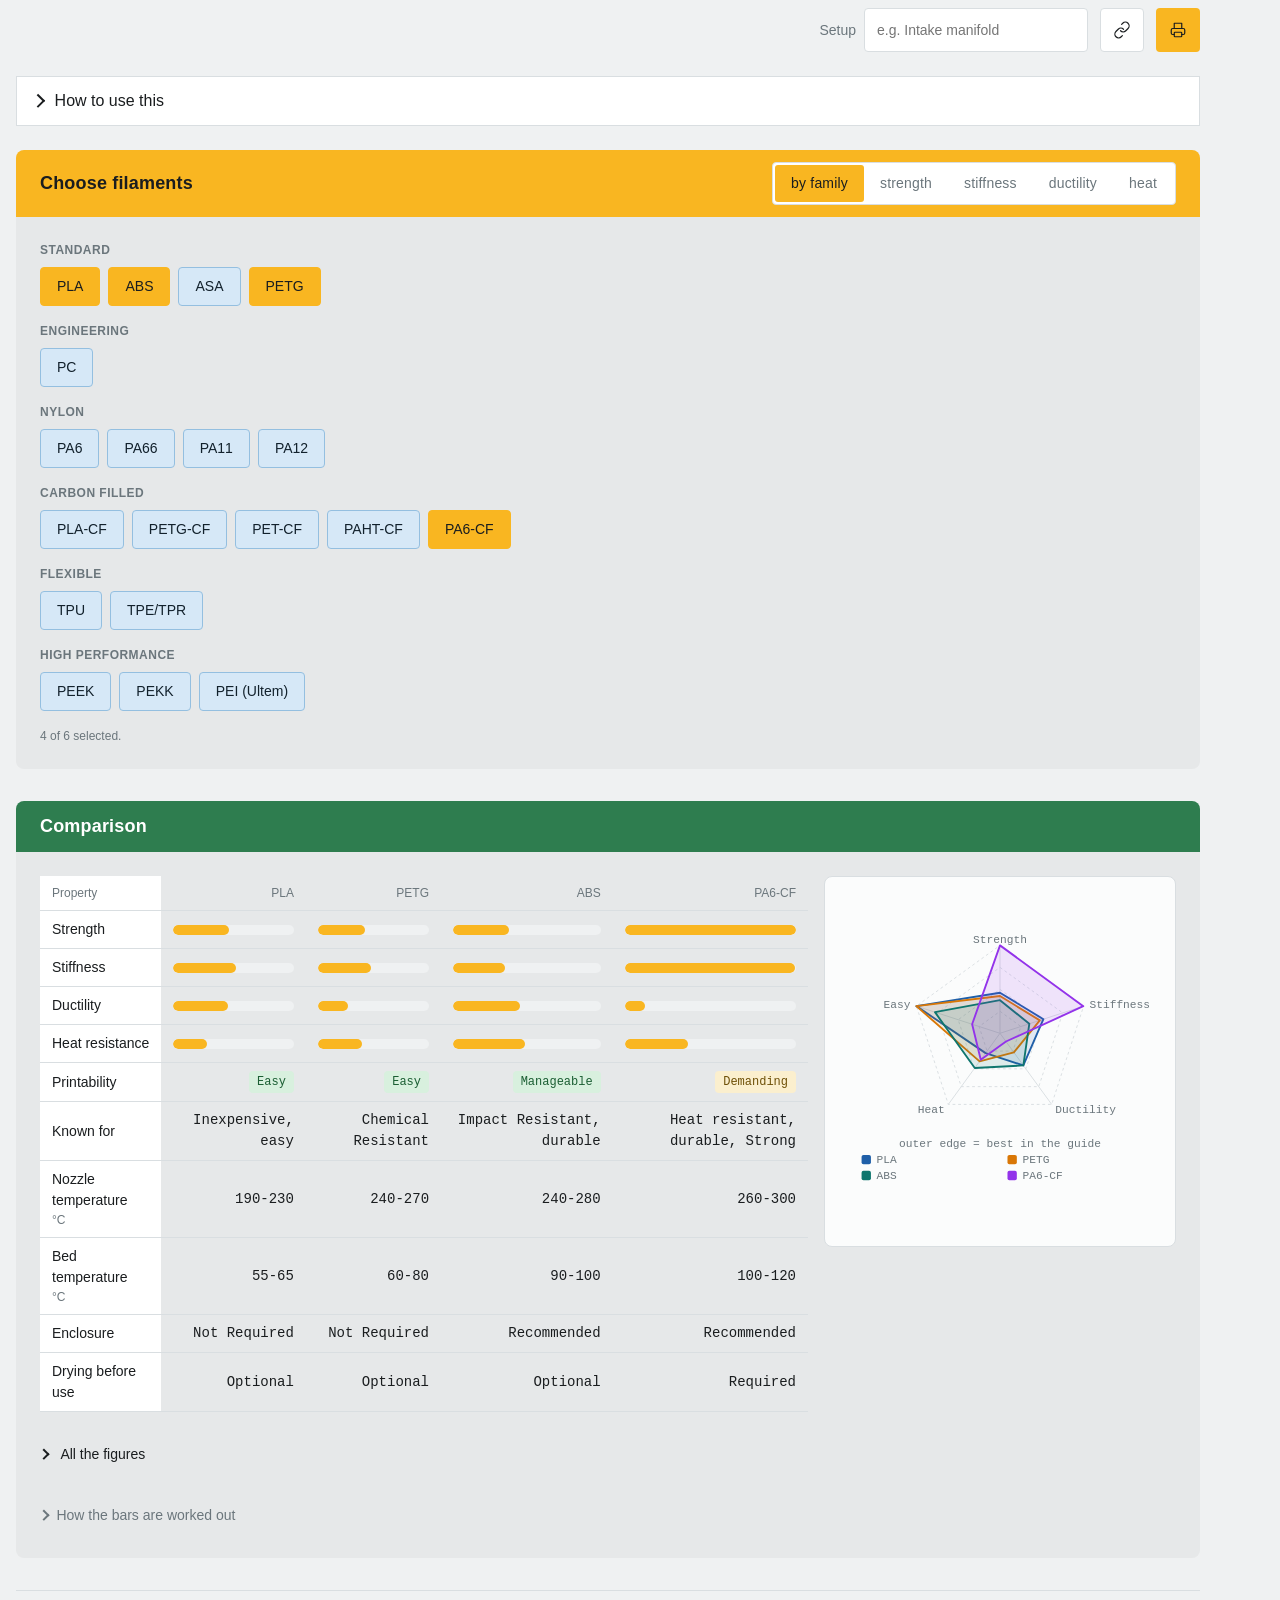
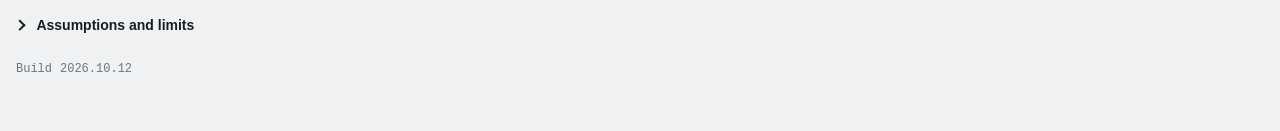
<file: hpa-calculators/calculators/filament-guide/index.html>
<!DOCTYPE html>
<html lang="en">
<head>
<meta charset="utf-8">
<meta name="viewport" content="width=device-width, initial-scale=1">
<title>3D Printing Filament Guide | High Performance Academy</title>
<link rel="stylesheet" href="../../shared/tokens.css">
<link rel="stylesheet" href="../../shared/calculator.css">
</head>
<body>

<div class="calc" data-kind="reference">

  <div class="sheet">
    <div>
      <h2 class="sheet__title">3D Printing Filament Guide</h2>
      <p class="sheet__intro">Mechanical properties and print settings, side by side.</p>
    </div>
    <div class="sheet__meta">
      <p class="sheet__brand">High Performance Academy</p>
      <span class="sheet__setup" id="sheet-setup"></span>
      <span class="sheet__row">Printed <span id="sheet-date"></span></span>
    </div>
  </div>

  <header class="calc__head">
    <div>
      <h1 class="calc__title">3D Printing Filament Guide</h1>
      <p class="calc__intro">
        Nineteen filaments with their published mechanical figures and the
        print settings that go with them. Pick the ones you are choosing
        between and compare them directly.
      </p>
    </div>
    <div class="calc__tools">
      <label class="setup">
        <span class="setup__label">Setup</span>
        <input class="setup__input" type="text" id="setup" name="setup" form="form"
               maxlength="60" placeholder="e.g. Intake manifold">
      </label>
      <button class="btn btn--secondary btn--icon" type="button" id="share"
              title="Copy a link to this comparison" aria-label="Copy a link to this comparison">
        <svg class="btn__glyph btn__glyph--idle" viewBox="0 0 24 24" aria-hidden="true">
          <path d="M10 13a5 5 0 0 0 7.07 0l3-3a5 5 0 0 0-7.07-7.07l-1.5 1.5"/>
          <path d="M14 11a5 5 0 0 0-7.07 0l-3 3a5 5 0 0 0 7.07 7.07l1.5-1.5"/>
        </svg>
        <svg class="btn__glyph btn__glyph--done" viewBox="0 0 24 24" aria-hidden="true">
          <path d="M4 12.5l5 5L20 6.5"/>
        </svg>
      </button>
      <button class="btn btn--primary btn--icon" type="button" id="print"
              title="Print or save as PDF" aria-label="Print or save as PDF">
        <svg class="btn__glyph" viewBox="0 0 24 24" aria-hidden="true">
          <path d="M7 9V3h10v6"/>
          <path d="M7 18H5a2 2 0 0 1-2-2v-4a2 2 0 0 1 2-2h14a2 2 0 0 1 2 2v4a2 2 0 0 1-2 2h-2"/>
          <rect x="7" y="15" width="10" height="6" rx="1"/>
        </svg>
      </button>
    </div>
  </header>

  <details class="guide-panel">
    <summary class="guide-panel__toggle">
      <span class="section__chevron"></span>
      How to use this
    </summary>
    <div class="guide-panel__body">
      <div class="guide">
        <p class="guide__lead">
          Choosing a filament is a set of trades, not a ranking. The strongest
          materials are the hardest to print, the toughest are the least
          stiff, and the cheapest does most jobs perfectly well.
        </p>
        <ol class="guide__steps">
          <li><strong>Start from the part, not the material.</strong> What
            will break it? A bracket that flexes wants stiffness. A clip that
            snaps wants ductility. Something near a turbo wants heat
            resistance. That decides which bar you read first.</li>
          <li><strong>Shortlist across families.</strong> Comparing four
            nylons tells you less than comparing a nylon, a carbon filled
            grade and PETG, because the differences between families are far
            larger than within one.</li>
          <li><strong>Check what it takes to print.</strong> The printability
            line is the one that decides whether a material is realistic on
            the machine you own. A material needing an enclosure and a 350
            degree hotend is not a choice if you have neither.</li>
          <li><strong>Read the bars as relative, the numbers as absolute.</strong>
            Bars are scaled against the strongest material in the guide, so
            they show where a material sits in the field. The figures below
            them are the published values. The radar adds ease of printing
            as a fifth axis, so a shape shows the whole trade at once.</li>
          <li><strong>Treat the figures as typical, not as a datasheet.</strong>
            These are representative of each family. Two brands of PETG can
            differ by more than PETG differs from PLA, and printed parts are
            weaker than moulded test bars in the layer direction.</li>
        </ol>
        <p class="guide__note">
          Nothing here accounts for layer adhesion, which is usually what
          actually fails on a printed part. A material that is strong across
          the layers can still split along them.
        </p>
      </div>
    </div>
  </details>

  <form id="form" novalidate>

    <div class="section section--screen">
      <div class="section__header">
        <span>Choose filaments</span>
        <span class="switch-set">
          <span class="unit-switch">
            <label>
              <input class="unit-switch__radio" type="radio" name="sortBy" value="family" checked>
              <span class="unit-switch__label">by family</span>
            </label>
            <label>
              <input class="unit-switch__radio" type="radio" name="sortBy" value="strength">
              <span class="unit-switch__label">strength</span>
            </label>
            <label>
              <input class="unit-switch__radio" type="radio" name="sortBy" value="stiffness">
              <span class="unit-switch__label">stiffness</span>
            </label>
            <label>
              <input class="unit-switch__radio" type="radio" name="sortBy" value="ductility">
              <span class="unit-switch__label">ductility</span>
            </label>
            <label>
              <input class="unit-switch__radio" type="radio" name="sortBy" value="heat">
              <span class="unit-switch__label">heat</span>
            </label>
          </span>
        </span>
      </div>

      <div class="section__body">
        <div class="notice" id="error" role="alert" hidden></div>
        <input type="hidden" id="picked" name="picked">
        <div class="picker" id="picker"></div>
        <p class="picker__note" id="picker-note"></p>
      </div>
    </div>

    <div class="section">
      <div class="section__header section__header--result">Comparison</div>
      <div class="section__body">

        <div class="notice" id="warnings" role="status" hidden></div>

        <div class="results">
          <div class="results__main">

        <div class="table-wrap">
          <table class="table table--compare" id="compare">
            <thead><tr id="compare-head"></tr></thead>
            <tbody id="compare-body"></tbody>
          </table>
        </div>

          </div>

          <div class="results__side">
            <div class="diagram">
              <svg class="diagram__svg diagram__svg--tall" id="radar-svg" viewBox="0 0 340 360"
                   preserveAspectRatio="xMidYMid meet" role="img" aria-labelledby="radar-desc">
                <desc id="radar-desc">The four rated properties of each selected filament, drawn as overlapping shapes so the shape of a material can be compared at a glance.</desc>
                <g id="radar-scene"></g>
              </svg>
            </div>
          </div>
        </div>

        <div class="disclose" id="figures">
          <button class="disclose__toggle" type="button" id="figures-toggle"
                  aria-expanded="false" aria-controls="figures-body">
            <span class="section__chevron"></span>
            All the figures
          </button>
          <div class="disclose__body" id="figures-body">
            <div class="table-wrap">
              <table class="table table--compare" id="detail">
                <thead><tr id="detail-head"></tr></thead>
                <tbody id="detail-body"></tbody>
              </table>
            </div>
          </div>
        </div>

        <details class="working">
          <summary class="working__toggle">
            <span class="section__chevron"></span>
            How the bars are worked out
          </summary>
          <div class="working__body" id="working"></div>
        </details>

      </div>
    </div>
  </form>

  <footer class="calc__footer">
    <details class="assumptions">
      <summary class="assumptions__toggle">
        <span class="section__chevron"></span>
        Assumptions and limits
      </summary>
      <ul class="assumptions__list">
        <li>Figures are typical published values for each family, not a
          particular brand. Spools vary, sometimes by more than the gap
          between two families.</li>
        <li>They come from moulded test specimens. A printed part is weaker,
          and much weaker across the layers, which is where most printed
          parts actually fail.</li>
        <li>Strength and stiffness bars average the tensile and bending
          figures, since a printed part is usually loaded both ways.</li>
        <li>Bars are scaled against the highest value in the guide, not
          against your selection, so a bar means the same thing whichever
          materials are on screen.</li>
        <li>Ductility is scaled logarithmically. Elongation runs from 2% to
          400%, and on a linear scale every rigid material would sit at
          zero.</li>
        <li>Heat resistance is rated on glass transition, the point at which
          a printed part starts losing stiffness. Deflection temperature is
          in the table too, but datasheets quote it at two different loads,
          so it is not comparable across the whole set.</li>
        <li>Impact strength is missing for the nylons and the high
          performance materials, and overview text for the carbon filled and
          high performance sets, because the source had no figures.</li>
        <li>PEI, PEEK and PEKK figures were corrected against published
          datasheets. PEI is amorphous and has no melting point.</li>
        <li>Printability is derived from the drying, enclosure and
          temperature requirements. It is a guide to what the machine needs,
          not a measure of how well the material prints.</li>
        <li>On the radar it appears inverted, as ease, so that outward means
          better on every axis. It is scaled against the most demanding
          material in the guide.</li>
        <li>Nothing here covers cost, availability, UV stability, chemical
          compatibility or food safety.</li>
      </ul>
    </details>
    <p class="calc__disclaimer">
      Some assumptions, simplifications and limitations apply to these
      figures. For the full list, open this guide at
      <span class="print-url" data-sheet-url></span>
    </p>
    <p class="calc__build">Build <span data-build></span></p>
  </footer>

</div>

<script type="module">
  import {
    MATERIALS, RATED, RADAR_AXES, FAMILIES, KEY_ROWS, DETAIL_ROWS,
    ratings, figures, rankedBy, difficulty, ease,
  } from './formula.js';
  import { formatValue } from '../../shared/units.js';
  import { renderWorking } from '../../shared/working.js';
  import { initFieldHelp } from '../../shared/help.js';
  import { showBuild } from '../../shared/version.js';
  import { updateSheet } from '../../shared/sheet.js';
  import { reportHeight, readUrlState, buildShareUrl, copyText } from '../../shared/embed.js';

  const form = document.getElementById('form');
  const $ = (id) => document.getElementById(id);

  /* Six columns is what stays readable on a phone and on one printed page.
     Past that the table stops being a comparison and becomes a catalogue. */
  const MAX_PICKED = 6;
  const DEFAULT = ['PLA', 'PETG', 'ABS', 'PA6-CF'];

  let picked = [...DEFAULT];

  function sortMode() {
    return form.elements.sortBy.value;
  }

  /** The picker, grouped by family or ranked by one property. */
  function renderPicker() {
    const mode = sortMode();
    const host = $('picker');

    if (mode === 'family') {
      host.innerHTML = FAMILIES.map((fam) => {
        const inFam = MATERIALS.filter((m) => m.family === fam);
        return `<div class="picker__group">
          <p class="picker__family">${fam}</p>
          <div class="picker__chips">${inFam.map(chip).join('')}</div>
        </div>`;
      }).join('');
    } else {
      const order = rankedBy(mode);
      host.innerHTML = `<div class="picker__group">
        <p class="picker__family">Best ${RATED.find((r) => r.key === mode).label.toLowerCase()} first</p>
        <div class="picker__chips">${order.map(chip).join('')}</div>
      </div>`;
    }
  }

  function chip(m) {
    const on = picked.includes(m.name);
    const full = !on && picked.length >= MAX_PICKED;
    return `<button type="button" class="chip${on ? ' chip--on' : ''}"
      data-material="${m.name}" ${full ? 'disabled' : ''}
      aria-pressed="${on}">${m.name}</button>`;
  }

  const bar = (value) => {
    if (value === undefined) return '<span class="bar bar--none">no figure</span>';
    const pct = Math.max(2, Math.min(100, value * 100));
    return `<span class="bar"><span class="bar__fill" style="width:${pct.toFixed(1)}%"></span></span>`;
  };

  function render() {
    renderPicker();

    const chosen = picked.map((n) => MATERIALS.find((m) => m.name === n)).filter(Boolean);
    $('picker-note').textContent = picked.length >= MAX_PICKED
      ? `Six is the most that stays readable. Deselect one to swap it out.`
      : `${picked.length} of ${MAX_PICKED} selected.`;

    if (!chosen.length) {
      $('compare-head').innerHTML = '';
      $('compare-body').innerHTML = '';
      $('detail-head').innerHTML = '';
      $('detail-body').innerHTML = '';
      $('warnings').hidden = false;
      $('warnings').textContent = 'Pick at least one filament to see its figures.';
      renderWorking($('working'), []);
      updateSheet(form, {});
      return;
    }
    $('warnings').hidden = true;

    $('compare-head').innerHTML = '<th class="table__head table__head--label">Property</th>'
      + chosen.map((m) => `<th class="table__head">${m.name}</th>`).join('');

    const out = [];

    for (const { key, label } of RATED) {
      out.push(`<tr class="table__row table__row--rated">
        <td class="table__cell table__cell--label">${label}</td>
        ${chosen.map((m) => `<td class="table__cell">${bar(ratings(m)[key])}</td>`).join('')}
      </tr>`);
    }

    out.push(`<tr class="table__row table__row--rated">
      <td class="table__cell table__cell--label">Printability</td>
      ${chosen.map((m) => {
        const d = difficulty(m);
        return `<td class="table__cell"><span class="tag tag--${d.level.toLowerCase()}">${d.level}</span></td>`;
      }).join('')}
    </tr>`);

    for (const row of KEY_ROWS) {
      out.push(`<tr class="table__row">
        <td class="table__cell table__cell--label">${row.label}${row.unit ? `<span class="table__unit">${row.unit}</span>` : ''}</td>
        ${chosen.map((m) => {
          const v = m[row.key];
          if (v === null || v === undefined || v === '') return '<td class="table__cell table__cell--blank">not published</td>';
          return `<td class="table__cell">${row.kind === 'text' ? v : formatValue(v, { decimals: v >= 100 ? 0 : 1 })}</td>`;
        }).join('')}
      </tr>`);
    }

    $('compare-body').innerHTML = out.join('');

    $('detail-head').innerHTML = '<th class="table__head table__head--label">Property</th>'
      + chosen.map((m) => `<th class="table__head">${m.name}</th>`).join('');
    $('detail-body').innerHTML = DETAIL_ROWS.map((row) => `<tr class="table__row">
        <td class="table__cell table__cell--label">${row.label}${row.unit ? `<span class="table__unit">${row.unit}</span>` : ''}</td>
        ${chosen.map((m) => {
          const v = m[row.key];
          if (v === null || v === undefined || v === '') return '<td class="table__cell table__cell--blank">not published</td>';
          return `<td class="table__cell">${row.kind === 'text' ? v : formatValue(v, { decimals: v >= 100 ? 0 : 1 })}</td>`;
        }).join('')}
      </tr>`).join('');

    renderWorking($('working'), [
      {
        label: 'What the bars measure',
        expr: 'rating = value / highest value in the guide',
        values: chosen.map((m) => `${m.name} strength ${formatValue(figures(m).strength, { decimals: 0 })} MPa`).join(', '),
        result: 'scaled against all nineteen materials, never against your selection',
        note: 'Scaling against the selection would fill every bar when three mid-range materials are compared, and would change meaning each time a material was added or removed.',
      },
      {
        label: 'Strength and stiffness',
        expr: 'the mean of the tensile and bending figures',
        values: chosen.map((m) => `${m.name} ${formatValue(m.tensileStrength, { decimals: 0 })} and ${formatValue(m.bendingStrength, { decimals: 0 })} MPa`).join(', '),
        result: 'one figure per material',
        note: 'A printed part is usually loaded both ways, and neither figure alone represents it.',
      },
      {
        label: 'Ductility',
        expr: 'log of elongation at break, against the highest in the guide',
        values: chosen.map((m) => `${m.name} ${formatValue(m.elongation, { decimals: 0 })}%`).join(', '),
        result: 'a scale that separates the rigid materials',
        note: 'Elongation runs from 2% to 400%. Linear, every rigid material sits within a pixel of zero and the bar says nothing about the difference between PLA and nylon.',
      },
      {
        label: 'Printability',
        expr: 'drying, enclosure, hotend and bed requirements together',
        values: chosen.map((m) => `${m.name}: ${difficulty(m).notes.join(', ') || 'no special requirements'}`).join(' \u00B7 '),
        result: chosen.map((m) => `${m.name} ${difficulty(m).level}`).join(', '),
        note: 'Not in the source. It is the question behind "can I print this on what I have", which the settings answer between them but none states outright.',
      },
    ]);

    drawRadar(chosen);
    updateSheet(form, {});
  }

  /* --- Radar -------------------------------------------------------------
     Four axes, one shape per filament, overlaid.

     A bar chart answers "which is strongest". A radar answers "what is this
     material like", because the shape carries the trade: a spike on one axis
     and a notch on another is the compromise a material represents, and two
     shapes laid over each other show where they differ without reading a
     single number.

     Four axes is the most this should carry. Radar plots mislead as axes
     multiply, because the area enclosed grows with the square of the values
     and with how the axes happen to be ordered, and a reader sees area.
     With four, and with the axes in a fixed order, the shape stays readable
     as a shape rather than a score.

     Layout budget stated, not guessed. */

  const VIEW = { w: 340, h: 360 };
  /* Short forms on the plot. "Heat resistance" set against the left axis
     ran 63 units past the edge of the box; the table alongside carries the
     full names. */
  const AXIS_LABELS = ['Strength', 'Stiffness', 'Ductility', 'Heat', 'Easy'];

  function drawRadar(chosen) {
    const scene = $('radar-scene');
    if (!chosen.length) { scene.innerHTML = ''; return; }

    const n = (v) => Number(v.toFixed(2));
    const cx = VIEW.w / 2;
    const cy = 150;
    const radius = 94;
    const axes = RADAR_AXES.length;

    // Twelve o'clock, then clockwise, so the order reads as it is listed.
    const angle = (i) => (Math.PI * 2 * i) / axes - Math.PI / 2;
    const at = (i, frac) => [
      cx + Math.cos(angle(i)) * radius * frac,
      cy + Math.sin(angle(i)) * radius * frac,
    ];

    const rings = [0.25, 0.5, 0.75, 1].map((f) => {
      const pts = RADAR_AXES.map((_, i) => at(i, f).map(n).join(' ')).join(' L ');
      return `<path class="radar__ring" d="M ${pts} Z"/>`;
    }).join('');

    const spokes = RADAR_AXES.map((_, i) => {
      const [x, y] = at(i, 1);
      return `<line class="radar__spoke" x1="${n(cx)}" y1="${n(cy)}" x2="${n(x)}" y2="${n(y)}"/>`;
    }).join('');

    const labels = AXIS_LABELS.map((label, i) => {
      const [x, y] = at(i, 1.07);
      const anchor = Math.abs(x - cx) < 6 ? 'middle' : x > cx ? 'start' : 'end';
      return `<text class="diagram__value" x="${n(x)}" y="${n(y + 4)}" text-anchor="${anchor}">${label}</text>`;
    }).join('');

    /* A material with a gap on an axis is drawn to the centre on that axis
       and called out below, rather than being left off the chart. */
    const shapes = chosen.map((m, k) => {
      const r = ratings(m);
      const pts = RADAR_AXES.map(({ key }, i) => at(i, r[key] ?? 0).map(n).join(' ')).join(' L ');
      return `<path class="radar__shape radar__shape--${k}" d="M ${pts} Z"/>`;
    }).join('');

    const legend = chosen.map((m, k) => {
      const y = 288 + Math.floor(k / 2) * 17;
      const x = k % 2 === 0 ? 22 : VIEW.w / 2 + 8;
      return `<rect class="radar__key radar__key--${k}" x="${x}" y="${y - 8}" width="10" height="10" rx="2"/>
        <text class="diagram__value" x="${x + 16}" y="${y + 1}">${m.name}</text>`;
    }).join('');

    scene.innerHTML = `
      ${rings}
      ${spokes}
      ${shapes}
      ${labels}
      <text class="diagram__value" x="${n(cx)}" y="272" text-anchor="middle">outer edge = best in the guide</text>
      ${legend}
    `;
  }

  $('picker').addEventListener('click', (event) => {
    const button = event.target.closest('[data-material]');
    if (!button || button.disabled) return;
    const name = button.dataset.material;
    picked = picked.includes(name)
      ? picked.filter((n) => n !== name)
      : [...picked, name].slice(0, MAX_PICKED);
    form.elements.picked.value = picked.join(',');
    render();
  });

  form.addEventListener('change', (event) => {
    if (event.target.name === 'sortBy') render();
  });

  $('share').addEventListener('click', async (event) => {
    const button = event.currentTarget;
    const ok = await copyText(buildShareUrl(form));
    const label = ok ? 'Link copied' : 'Copy failed, select the address bar instead';
    button.classList.toggle('is-done', ok);
    button.setAttribute('aria-label', label);
    button.setAttribute('title', label);
    setTimeout(() => {
      button.classList.remove('is-done');
      button.setAttribute('aria-label', 'Copy a link to this comparison');
      button.setAttribute('title', 'Copy a link to this comparison');
    }, 2000);
  });

  /* Not a <details>. The printed sheet has to carry these figures whether or
     not the reader opened them, and a details element cannot be forced open
     from CSS: Chrome hides its content through ::details-content, which
     display alone does not override. A class toggle can be opened by the
     print stylesheet. */
  $('figures-toggle').addEventListener('click', (event) => {
    const open = $('figures').classList.toggle('is-open');
    event.currentTarget.setAttribute('aria-expanded', String(open));
  });

  $('print').addEventListener('click', () => window.print());

  initFieldHelp();
  showBuild();
  readUrlState(form);
  if (form.elements.picked.value) {
    const restored = form.elements.picked.value.split(',')
      .map((n) => n.trim())
      .filter((n) => MATERIALS.some((m) => m.name === n));
    if (restored.length) picked = restored.slice(0, MAX_PICKED);
  }
  form.elements.picked.value = picked.join(',');
  render();
  reportHeight();
</script>

</body>
</html>
</file>
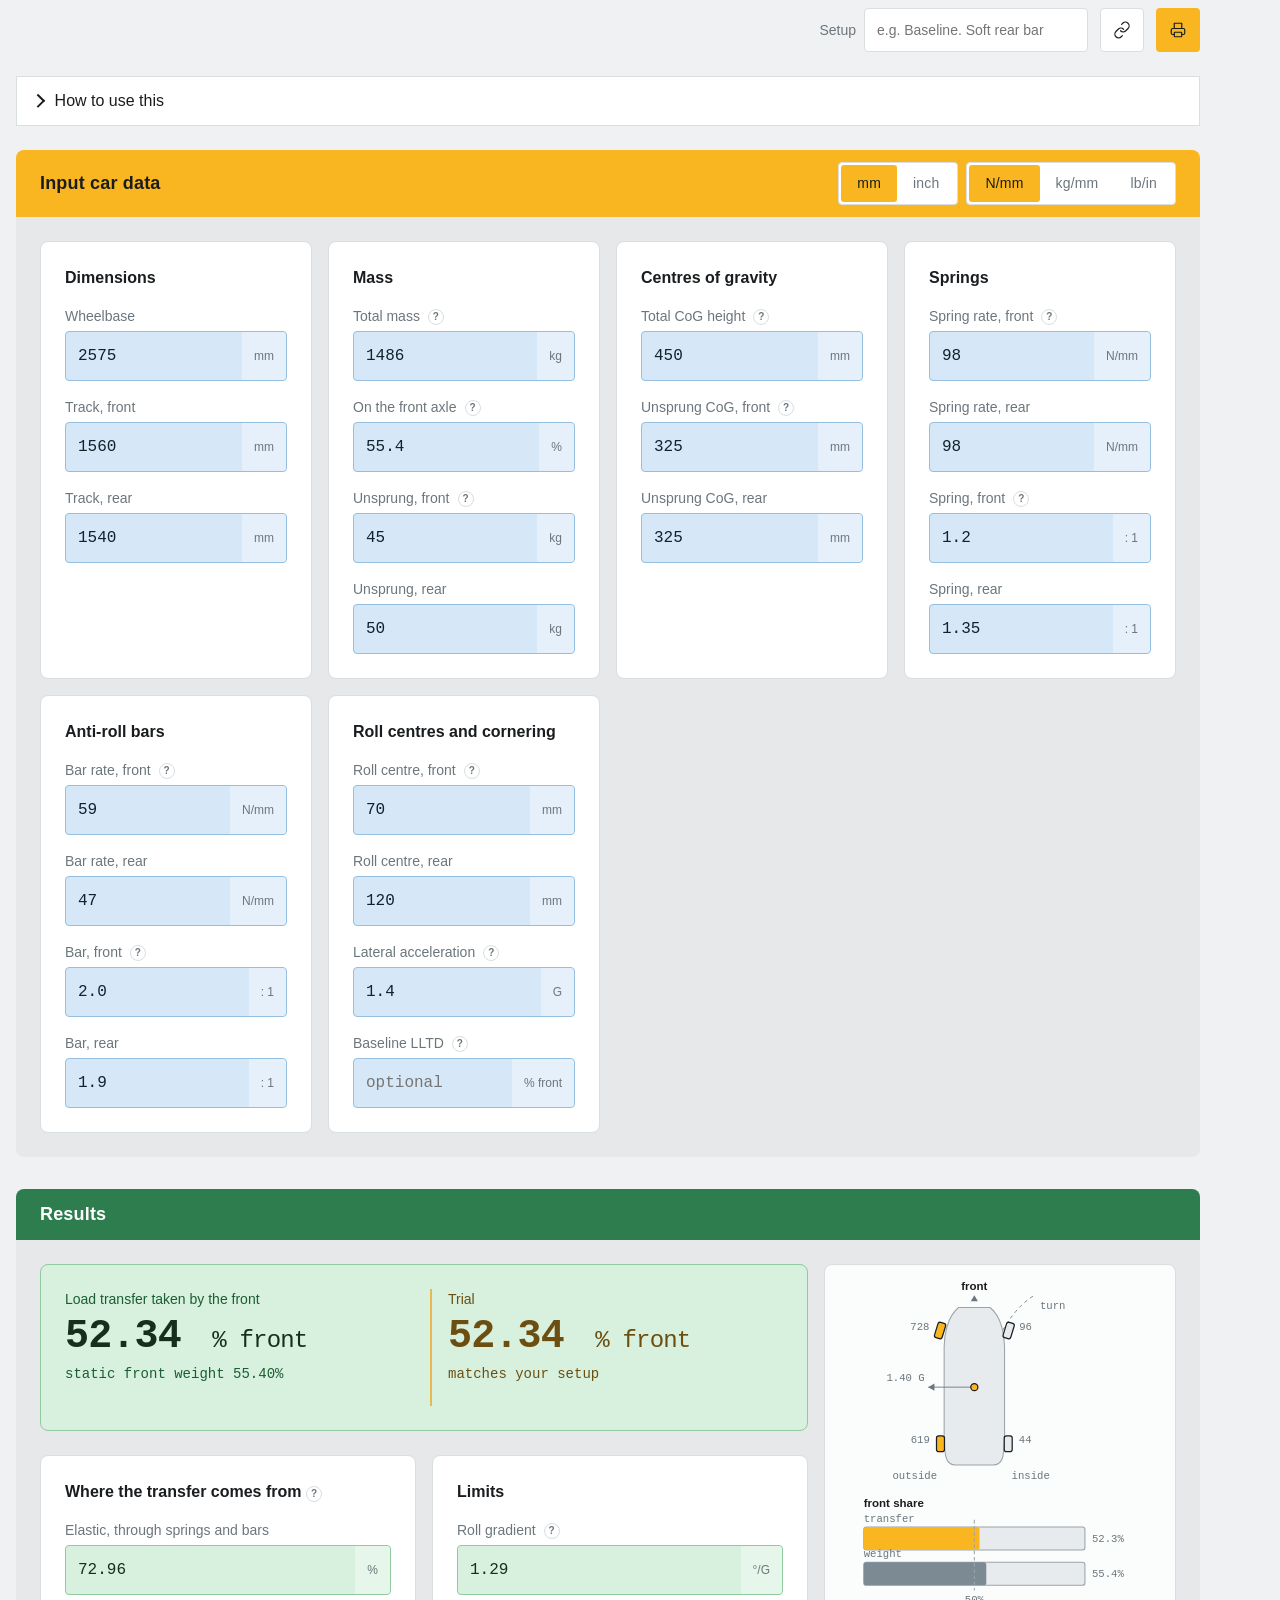
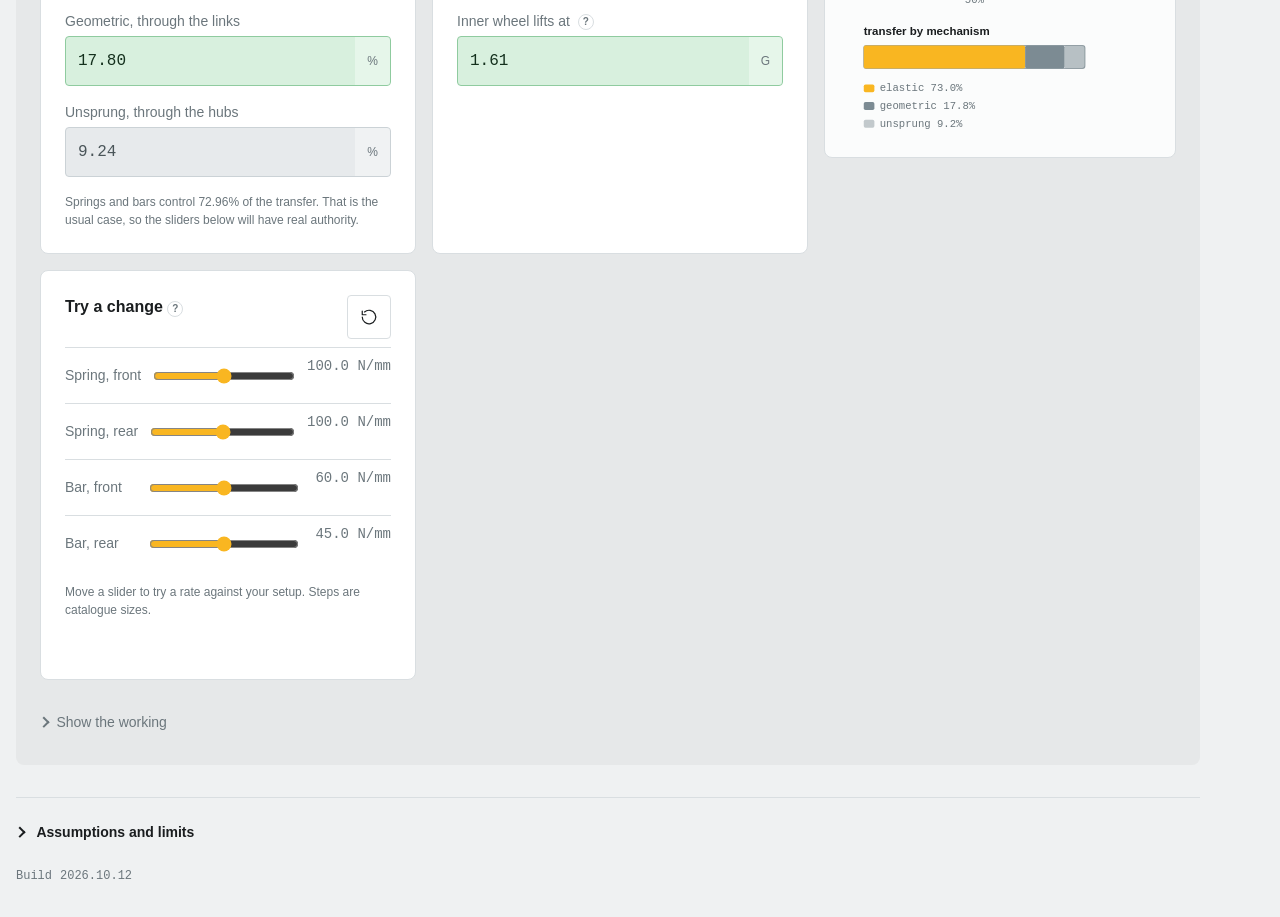
<file: hpa-calculators/calculators/lateral-load-transfer/index.html>
<!DOCTYPE html>
<html lang="en">
<head>
<meta charset="utf-8">
<meta name="viewport" content="width=device-width, initial-scale=1">
<title>Lateral Load Transfer Distribution | High Performance Academy</title>
<link rel="stylesheet" href="../../shared/tokens.css">
<link rel="stylesheet" href="../../shared/calculator.css">
</head>
<body>

<div class="calc">

  <div class="sheet">
    <div>
      <h2 class="sheet__title">Lateral Load Transfer Distribution</h2>
      <p class="sheet__intro">Which axle takes the bigger share of load transfer in a corner, and what moves it.</p>
    </div>
    <div class="sheet__meta">
      <p class="sheet__brand">High Performance Academy</p>
      <span class="sheet__setup" id="sheet-setup"></span>
      <span class="sheet__row">Units: <span id="sheet-units"></span></span>
      <span class="sheet__row">Printed <span id="sheet-date"></span></span>
    </div>
  </div>

  <header class="calc__head">
    <div>
      <h1 class="calc__title">Lateral Load Transfer Distribution</h1>
      <p class="calc__intro">
        In a corner load moves to the outside wheels. LLTD is the share of
        that taken by the front axle. The figure that decides balance.
      </p>
    </div>
    <div class="calc__tools">
      <label class="setup">
        <span class="setup__label">Setup</span>
        <input class="setup__input" type="text" id="setup" name="setup" form="form"
               maxlength="60" placeholder="e.g. Baseline. Soft rear bar">
      </label>
      <button class="btn btn--secondary btn--icon" type="button" id="share"
              title="Copy a link to this setup" aria-label="Copy a link to this setup">
        <svg class="btn__glyph btn__glyph--idle" viewBox="0 0 24 24" aria-hidden="true">
          <path d="M10 13a5 5 0 0 0 7.07 0l3-3a5 5 0 0 0-7.07-7.07l-1.5 1.5"/>
          <path d="M14 11a5 5 0 0 0-7.07 0l-3 3a5 5 0 0 0 7.07 7.07l1.5-1.5"/>
        </svg>
        <svg class="btn__glyph btn__glyph--done" viewBox="0 0 24 24" aria-hidden="true">
          <path d="M4 12.5l5 5L20 6.5"/>
        </svg>
      </button>
      <button class="btn btn--primary btn--icon" type="button" id="print"
              title="Print or save as PDF" aria-label="Print or save as PDF">
        <svg class="btn__glyph" viewBox="0 0 24 24" aria-hidden="true">
          <path d="M7 9V3h10v6"/>
          <path d="M7 18H5a2 2 0 0 1-2-2v-4a2 2 0 0 1 2-2h14a2 2 0 0 1 2 2v4a2 2 0 0 1-2 2h-2"/>
          <rect x="7" y="15" width="10" height="6" rx="1"/>
        </svg>
      </button>
    </div>
  </header>

  <!-- Collapsed by default: a page of reading someone needs once and then
       wants out of the way of the calculator. `details` keeps it
       keyboard-reachable without any script. -->
  <details class="guide-panel">
    <summary class="guide-panel__toggle">
      <span class="section__chevron"></span>
      How to use this
    </summary>
    <div class="guide-panel__body">
        <div class="guide">
          <p class="guide__lead">
            This is a tuning tool, not a prediction. It cannot tell you what
            your car will do. There are too many variables outside it, from
            tyre construction and pressures to dampers, aero and the corner
            itself. What it does well is tell you <em>how big a change you
            just made</em>, before you spend money or track time finding out.
            So it is worth most when used as a loop.
          </p>
          <ol class="guide__steps">
            <li><strong>Establish a baseline.</strong> Enter the car as it sits
              now and note the LLTD. Name it in the Setup box and copy the
              link. That is your reference point. Put the figure in the
              Baseline LLTD field and every later change is reported as a move
              from it.</li>
            <li><strong>See which lever has authority.</strong> Only the
              elastic share responds to springs and bars. Geometric is set by
              roll centre heights, and unsprung is fixed once the car is
              built. If elastic dominates, a spring or bar change will move
              the balance meaningfully; if it does not, expect to be
              disappointed.</li>
            <li><strong>Try one change and read the move.</strong> The sliders
              in the results panel move each rate in catalogue steps. Half a
              kgf/mm, five N/mm, twenty-five lb/in, so whatever you land on is
              a part you could order. The trial figure appears in amber
              alongside your setup, and your inputs are untouched until you
              decide to keep it.</li>
            <li><strong>Test it, then come back.</strong> Whether the new
              number is better is a question only the track answers. If it is,
              you now have a validated figure and know what produced it. If
              the change fixed the balance but cost you something else. Ride,
              aero platform, kerb tolerance. Come back and reach the same
              LLTD a different way, for instance a stiffer spring paired with
              a softer bar.</li>
            <li><strong>Build a set of setups.</strong> Save each one you have
              actually validated, with its LLTD. What counts as neutral is
              something you find by testing, and it moves with conditions —
              a car that is neutral at 55% front in the dry may want 53% in
              the wet. Those are two saved setups, or two bar positions, not
              two different cars.</li>
          </ol>
          <p class="guide__note">
            Two things worth knowing about the figures. Lateral g does not
            change LLTD. The model is linear, so more cornering moves more
            load at both ends in the same proportion; the g figure is there for
            the wheel loads and the lift limit. And a higher front share means
            the front axle takes more of the transfer, which is a fact about
            the setup rather than a verdict on the handling.
          </p>
        </div>
    </div>
  </details>

  <form id="form" novalidate>

    <div class="section">
      <div class="section__header">
        <span>Input car data</span>
        <span class="switch-set">
          <span class="unit-switch">
            <label>
              <input class="unit-switch__radio" type="radio" name="units" value="metric" checked>
              <span class="unit-switch__label">mm</span>
            </label>
            <label>
              <input class="unit-switch__radio" type="radio" name="units" value="imperial">
              <span class="unit-switch__label">inch</span>
            </label>
          </span>
          <span class="unit-switch">
            <label>
              <input class="unit-switch__radio" type="radio" name="rateUnit" value="N/mm" checked>
              <span class="unit-switch__label">N/mm</span>
            </label>
            <label>
              <input class="unit-switch__radio" type="radio" name="rateUnit" value="kg/mm">
              <span class="unit-switch__label">kg/mm</span>
            </label>
            <label>
              <input class="unit-switch__radio" type="radio" name="rateUnit" value="lb/in">
              <span class="unit-switch__label">lb/in</span>
            </label>
          </span>
        </span>
      </div>

      <div class="section__body">
        <div class="notice" id="error" role="alert" hidden></div>

        <div class="groups groups--dense">
          <div class="group">
            <h2 class="group__title">Dimensions</h2>

            <div class="field">
              <label class="field__label" for="wheelbase">Wheelbase</label>
              <div class="field__control">
                <input class="input" type="number" id="wheelbase" name="wheelbase"
                       value="2575" step="1" min="0" inputmode="decimal">
                <span class="field__unit" data-unit="length">mm</span>
              </div>
            </div>

            <div class="field">
              <label class="field__label" for="trackFront">Track, front</label>
              <div class="field__control">
                <input class="input" type="number" id="trackFront" name="trackFront"
                       value="1560" step="1" min="0" inputmode="decimal">
                <span class="field__unit" data-unit="length">mm</span>
              </div>
            </div>

            <div class="field">
              <label class="field__label" for="trackRear">Track, rear</label>
              <div class="field__control">
                <input class="input" type="number" id="trackRear" name="trackRear"
                       value="1540" step="1" min="0" inputmode="decimal">
                <span class="field__unit" data-unit="length">mm</span>
              </div>
            </div>

          </div>

          <div class="group">
            <h2 class="group__title">Mass</h2>

            <div class="field">
              <label class="field__label" for="totalMass">Total mass
                <button class="field__help" type="button" aria-label="More about this field"
                        data-help="As weighed, with driver and the fuel load you are setting up for.">?</button>
              </label>
              <div class="field__control">
                <input class="input" type="number" id="totalMass" name="totalMass"
                       value="1486" step="1" min="0" inputmode="decimal">
                <span class="field__unit" data-unit="mass">kg</span>
              </div>
            </div>

            <div class="field">
              <label class="field__label" for="frontMassPercent">On the front axle
                <button class="field__help" type="button" aria-label="More about this field"
                        data-help="From corner weights. This is the figure LLTD gets compared against, so it matters as much as any of the stiffness inputs.">?</button>
              </label>
              <div class="field__control">
                <input class="input" type="number" id="frontMassPercent" name="frontMassPercent"
                       value="55.4" step="0.1" min="0" max="100" inputmode="decimal">
                <span class="field__unit">%</span>
              </div>
            </div>

            <div class="field">
              <label class="field__label" for="unsprungFront">Unsprung, front
                <button class="field__help" type="button" aria-label="More about this field"
                        data-help="Per corner, not per axle: wheel, tyre, hub, brake and about half the arms. Typically 30 to 50 kg on a car.">?</button>
              </label>
              <div class="field__control">
                <input class="input" type="number" id="unsprungFront" name="unsprungFront"
                       value="45" step="1" min="0" inputmode="decimal">
                <span class="field__unit" data-unit="mass">kg</span>
              </div>
            </div>

            <div class="field">
              <label class="field__label" for="unsprungRear">Unsprung, rear</label>
              <div class="field__control">
                <input class="input" type="number" id="unsprungRear" name="unsprungRear"
                       value="50" step="1" min="0" inputmode="decimal">
                <span class="field__unit" data-unit="mass">kg</span>
              </div>
            </div>

          </div>

          <div class="group">
            <h2 class="group__title">Centres of gravity</h2>

            <div class="field">
              <label class="field__label" for="cogHeight">Total CoG height
                <button class="field__help" type="button" aria-label="More about this field"
                        data-help="Whole car, above the ground. Measure it with the centre of gravity calculator rather than guessing. It drives the roll moment directly.">?</button>
              </label>
              <div class="field__control">
                <input class="input" type="number" id="cogHeight" name="cogHeight"
                       value="450" step="1" min="0" inputmode="decimal">
                <span class="field__unit" data-unit="length">mm</span>
              </div>
            </div>

            <div class="field">
              <label class="field__label" for="unsprungCogFront">Unsprung CoG, front
                <button class="field__help" type="button" aria-label="More about this field"
                        data-help="Roughly the wheel centre height, so about half the loaded tyre diameter.">?</button>
              </label>
              <div class="field__control">
                <input class="input" type="number" id="unsprungCogFront" name="unsprungCogFront"
                       value="325" step="1" min="0" inputmode="decimal">
                <span class="field__unit" data-unit="length">mm</span>
              </div>
            </div>

            <div class="field">
              <label class="field__label" for="unsprungCogRear">Unsprung CoG, rear</label>
              <div class="field__control">
                <input class="input" type="number" id="unsprungCogRear" name="unsprungCogRear"
                       value="325" step="1" min="0" inputmode="decimal">
                <span class="field__unit" data-unit="length">mm</span>
              </div>
            </div>

          </div>

          <div class="group">
            <h2 class="group__title">Springs</h2>

            <div class="field">
              <label class="field__label" for="springFront">Spring rate, front
                <button class="field__help" type="button" aria-label="More about this field"
                        data-help="Rate of the spring itself, not at the wheel. The spring rate calculator produces this figure.">?</button>
              </label>
              <div class="field__control">
                <input class="input" type="number" id="springFront" name="springFront"
                       value="98" step="1" min="0" inputmode="decimal">
                <span class="field__unit" data-unit="rate">N/mm</span>
              </div>
            </div>

            <div class="field">
              <label class="field__label" for="springRear">Spring rate, rear</label>
              <div class="field__control">
                <input class="input" type="number" id="springRear" name="springRear"
                       value="98" step="1" min="0" inputmode="decimal">
                <span class="field__unit" data-unit="rate">N/mm</span>
              </div>
            </div>

            <div class="field">
              <label class="field__label" for="springMrFront">Spring, front
                <button class="field__help" type="button" aria-label="More about this field"
                        data-help="Wheel travel divided by spring travel, so 1.0 or more. Rates divide by its square, the same convention as the spring rate calculator.">?</button>
              </label>
              <div class="field__control">
                <input class="input" type="number" id="springMrFront" name="springMrFront"
                       value="1.2" step="0.01" min="0" inputmode="decimal">
                <span class="field__unit">: 1</span>
              </div>
            </div>

            <div class="field">
              <label class="field__label" for="springMrRear">Spring, rear</label>
              <div class="field__control">
                <input class="input" type="number" id="springMrRear" name="springMrRear"
                       value="1.35" step="0.01" min="0" inputmode="decimal">
                <span class="field__unit">: 1</span>
              </div>
            </div>

          </div>

          <div class="group">
            <h2 class="group__title">Anti-roll bars</h2>

            <div class="field">
              <label class="field__label" for="arbFront">Bar rate, front
                <button class="field__help" type="button" aria-label="More about this field"
                        data-help="At the lever arm tip, with the other side held, which is what the anti-roll bar calculator gives you.">?</button>
              </label>
              <div class="field__control">
                <input class="input" type="number" id="arbFront" name="arbFront"
                       value="59" step="1" min="0" inputmode="decimal">
                <span class="field__unit" data-unit="rate">N/mm</span>
              </div>
            </div>

            <div class="field">
              <label class="field__label" for="arbRear">Bar rate, rear</label>
              <div class="field__control">
                <input class="input" type="number" id="arbRear" name="arbRear"
                       value="47" step="1" min="0" inputmode="decimal">
                <span class="field__unit" data-unit="rate">N/mm</span>
              </div>
            </div>

            <div class="field">
              <label class="field__label" for="arbMrFront">Bar, front
                <button class="field__help" type="button" aria-label="More about this field"
                        data-help="Wheel travel divided by drop-link travel at the arm tip. Often around 2 on a road car, which means the bar's wheel rate is a quarter of its own rate.">?</button>
              </label>
              <div class="field__control">
                <input class="input" type="number" id="arbMrFront" name="arbMrFront"
                       value="2.0" step="0.01" min="0" inputmode="decimal">
                <span class="field__unit">: 1</span>
              </div>
            </div>

            <div class="field">
              <label class="field__label" for="arbMrRear">Bar, rear</label>
              <div class="field__control">
                <input class="input" type="number" id="arbMrRear" name="arbMrRear"
                       value="1.9" step="0.01" min="0" inputmode="decimal">
                <span class="field__unit">: 1</span>
              </div>
            </div>

          </div>

          <div class="group">
            <h2 class="group__title">Roll centres and cornering</h2>

            <div class="field">
              <label class="field__label" for="rollCentreFront">Roll centre, front
                <button class="field__help" type="button" aria-label="More about this field"
                        data-help="Above the ground, from the suspension geometry at ride height. Typically 0 to 120mm, and it can be below ground on a lowered car. It sets the geometric transfer, which acts instantly rather than waiting for roll.">?</button>
              </label>
              <div class="field__control">
                <input class="input" type="number" id="rollCentreFront" name="rollCentreFront"
                       value="70" step="1" inputmode="decimal">
                <span class="field__unit" data-unit="length">mm</span>
              </div>
            </div>

            <div class="field">
              <label class="field__label" for="rollCentreRear">Roll centre, rear</label>
              <div class="field__control">
                <input class="input" type="number" id="rollCentreRear" name="rollCentreRear"
                       value="120" step="1" inputmode="decimal">
                <span class="field__unit" data-unit="length">mm</span>
              </div>
            </div>

            <div class="field">
              <label class="field__label" for="lateralG">Lateral acceleration
                <button class="field__help" type="button" aria-label="More about this field"
                        data-help="Peak cornering g. It does not affect LLTD at all. It sets the wheel loads and tells you whether an inner wheel has lifted. Road tyres reach about 0.9, slicks 1.4 and up, with aero higher still.">?</button>
              </label>
              <div class="field__control">
                <input class="input" type="number" id="lateralG" name="lateralG"
                       value="1.4" step="0.05" min="0" inputmode="decimal">
                <span class="field__unit">G</span>
              </div>
            </div>

            <div class="field">
              <label class="field__label" for="baselineLltd">Baseline LLTD
                <button class="field__help" type="button" aria-label="More about this field"
                        data-help="Optional. The front share your reference setup gave, so any change is shown as a move from it. Leave blank until you have a baseline worth comparing against.">?</button>
              </label>
              <div class="field__control">
                <input class="input" type="number" id="baselineLltd" name="baselineLltd"
                       value="" step="0.1" min="0" max="100" inputmode="decimal" placeholder="optional">
                <span class="field__unit">% front</span>
              </div>
            </div>

          </div>
        </div>
      </div>
    </div>

    <div class="section">
      <div class="section__header section__header--result">Results</div>
      <div class="section__body">
        <div class="notice" id="lift-notice" role="alert" hidden></div>

        <div class="results">
          <div class="results__main">

            <output class="readout" for="form" aria-live="polite">
              <div class="readout__body">
                <p class="readout__label">Load transfer taken by the front</p>
                <p class="readout__figure">
                  <span id="lltd">—</span>
                  <span class="readout__unit">% front</span>
                </p>
                <p class="readout__alt readout__alt--steady" id="lltd-alt"></p>
              </div>
              <div class="readout__body readout__body--trial">
                <p class="readout__label">Trial</p>
                <p class="readout__figure">
                  <span id="trialLltd">—</span>
                  <span class="readout__unit">% front</span>
                </p>
                <p class="readout__alt readout__alt--steady" id="trialLltd-alt"></p>
              </div>
              <div class="readout__body" id="move-body" hidden>
                <p class="readout__label">Move from baseline</p>
                <p class="readout__figure">
                  <span id="move">—</span>
                  <span class="readout__unit">pts</span>
                </p>
                <p class="readout__alt" id="move-alt"></p>
              </div>
            </output>

            <div class="groups groups--pair groups--spaced groups--dense">
              <div class="group">
                <h2 class="group__title">Where the transfer comes from
                  <button class="field__help" type="button" aria-label="More about this field"
                          data-help="Only the elastic share responds to springs and bars. If it is small, spring changes will disappoint and you need geometry or mass instead.">?</button>
                </h2>

                <div class="field">
                  <label class="field__label">Elastic, through springs and bars</label>
                  <div class="field__control field__control--result" id="elastic-control">
                    <input class="input input--result" id="shareElastic" readonly tabindex="-1" value="—">
                    <span class="field__unit">%</span>
                  </div>
                </div>

                <div class="field">
                  <label class="field__label">Geometric, through the links</label>
                  <div class="field__control field__control--result">
                    <input class="input input--result" id="shareGeometric" readonly tabindex="-1" value="—">
                    <span class="field__unit">%</span>
                  </div>
                </div>

                <div class="field">
                  <label class="field__label">Unsprung, through the hubs</label>
                  <div class="field__control field__control--locked">
                    <input class="input input--locked" id="shareUnsprung" readonly tabindex="-1" value="—">
                    <span class="field__unit">%</span>
                  </div>
                </div>

                <p class="group__note group__note--screen" id="mechanism-note"></p>
              </div>

              <div class="group">
                <h2 class="group__title">Limits</h2>

                <div class="field">
                  <label class="field__label">Roll gradient
                    <button class="field__help" type="button" aria-label="More about this field"
                            data-help="Degrees of body roll per G. Road cars 3 to 5, fast road 2 to 3, circuit cars 1 to 1.5, downforce cars below 1.">?</button>
                  </label>
                  <div class="field__control field__control--result" id="gradient-control">
                    <input class="input input--result" id="rollGradient" readonly tabindex="-1" value="—">
                    <span class="field__unit">&#176;/G</span>
                  </div>
                </div>

                <div class="field">
                  <label class="field__label">Inner wheel lifts at
                    <button class="field__help" type="button" aria-label="More about this field"
                            data-help="The cornering g at which the first inner wheel reaches zero load. Beyond it the car is on three wheels and none of these figures apply.">?</button>
                  </label>
                  <div class="field__control field__control--result" id="liftg-control">
                    <input class="input input--result" id="liftG" readonly tabindex="-1" value="—">
                    <span class="field__unit">G</span>
                  </div>
                </div>
              </div>

              <div class="group group--trial">
                <div class="group__head">
                  <h2 class="group__title">Try a change
                    <button class="field__help" type="button" aria-label="More about this field"
                            data-help="Move a rate and watch the front share respond, without touching your baseline inputs above. Steps are catalogue sizes, so anything you land on is a part you could order. Reset returns every slider to the setup you entered.">?</button>
                  </h2>
                  <button class="btn btn--secondary btn--icon" type="button" id="trial-reset"
                          title="Reset the sliders to my setup" aria-label="Reset the sliders to my setup">
                    <svg class="btn__glyph" viewBox="0 0 24 24" aria-hidden="true">
                      <path d="M3 12a9 9 0 1 0 3-6.7"/>
                      <path d="M3 4v5h5"/>
                    </svg>
                  </button>
                </div>

                <div class="trial" id="trial">
                  <div class="trial__row">
                    <span class="trial__name">Spring, front</span>
                    <label class="sr-only" for="trialSpringFront">Trial front spring rate</label>
                    <input class="range range--slim" type="range" id="trialSpringFront">
                    <span class="trial__value" id="trialSpringFront-value">—</span>
                  </div>
                  <div class="trial__row">
                    <span class="trial__name">Spring, rear</span>
                    <label class="sr-only" for="trialSpringRear">Trial rear spring rate</label>
                    <input class="range range--slim" type="range" id="trialSpringRear">
                    <span class="trial__value" id="trialSpringRear-value">—</span>
                  </div>
                  <div class="trial__row">
                    <span class="trial__name">Bar, front</span>
                    <label class="sr-only" for="trialArbFront">Trial front bar rate</label>
                    <input class="range range--slim" type="range" id="trialArbFront">
                    <span class="trial__value" id="trialArbFront-value">—</span>
                  </div>
                  <div class="trial__row">
                    <span class="trial__name">Bar, rear</span>
                    <label class="sr-only" for="trialArbRear">Trial rear bar rate</label>
                    <input class="range range--slim" type="range" id="trialArbRear">
                    <span class="trial__value" id="trialArbRear-value">—</span>
                  </div>
                </div>

                <p class="group__note group__note--steady" id="trial-note"></p>

              </div>
            </div>

            <details class="working">
              <summary class="working__toggle">
                <span class="section__chevron"></span>
                Show the working
              </summary>
              <div class="working__body" id="working"></div>
            </details>

          </div>

          <div class="results__side">
            <div class="diagram">
              <svg class="diagram__svg diagram__svg--tall" id="lltd-svg" viewBox="0 0 340 520"
                   preserveAspectRatio="xMidYMid meet" role="img"
                   aria-labelledby="lltd-desc">
                <desc id="lltd-desc">Plan view of the car cornering to the right, with each tyre’s load and, when a trial is active, the trial load beneath it. Below, bars comparing the front share of load transfer with the front share of static weight, and the split of transfer between the three mechanisms.</desc>
                <g id="lltd-scene"></g>
              </svg>
            </div>
            <p class="trial__print" id="trial-print"></p>
          </div>
        </div>
      </div>
    </div>
  </form>

  <footer class="calc__footer">
    <details class="assumptions">
      <summary class="assumptions__toggle">
        <span class="section__chevron"></span>
        Assumptions and limits
      </summary>
      <ul class="assumptions__list">
      <li>Valid only while all four wheels carry load. Past the lift figure shown, none of this applies.</li>
      <li>The model is linear, so load transfer distribution does not change with lateral G. Real tyres and dampers are not linear.</li>
      <li>Tyres are rigid. Their vertical stiffness is ignored, which makes the car slightly stiffer in roll than modelled.</li>
      <li>Unsprung masses and their centres of gravity are per corner.</li>
      <li>Motion ratios are wheel travel over component travel, taken as constant through the travel.</li>
      <li>Bar rate is at the arm tip with the other side held. Springs contribute half their wheel rate times track squared to roll stiffness, a bar its full rate, because a bar resists the wheels moving oppositely.</li>
      <li>Roll centres are taken at ride height and treated as fixed. They migrate as the suspension moves, so geometric transfer is only approximately constant.</li>
      <li>Steady-state cornering only. No aero load, no transient weight transfer, no compliance in bushes or chassis.</li>
    </ul>
    </details>
    <p class="calc__disclaimer">
      Some assumptions, simplifications and limitations apply to these
      figures. For the full list, open this calculator at
      <span class="print-url" data-sheet-url></span>
    </p>
    <p class="calc__build">Build <span data-build></span></p>
  </footer>

</div>

<script type="module">
  import { lateralLoadTransfer, explain } from './formula.js';
  import {
    toCanonical, fromCanonical, formatValue, convertEditableFields,
    convertRateFields, RATE_STEPS,
  } from '../../shared/units.js';
  import { renderWorking } from '../../shared/working.js';
  import { initFieldHelp } from '../../shared/help.js';
  import { showBuild } from '../../shared/version.js';
  import { updateSheet } from '../../shared/sheet.js';
  import {
    reportHeight, readUrlState, buildShareUrl, copyText,
  } from '../../shared/embed.js';

  const form = document.getElementById('form');
  const errorBox = document.getElementById('error');
  const $ = (id) => document.getElementById(id);

  const lengthUnit = () => (form.elements.units.value === 'imperial' ? 'in' : 'mm');
  const massUnit = () => (form.elements.units.value === 'imperial' ? 'lb' : 'kg');

  /* Rates are their own unit choice: springs and bars are sold in N/mm,
     kgf/mm and lb/in, two of which are metric. See RATE_UNITS in units.js. */
  const rateUnit = () => form.elements.rateUnit.value;

  function setUnitLabels() {
    const imperial = form.elements.units.value === 'imperial';
    for (const el of document.querySelectorAll('[data-unit="length"]')) {
      el.textContent = imperial ? 'in' : 'mm';
    }
    for (const el of document.querySelectorAll('[data-unit="mass"]')) {
      el.textContent = imperial ? 'lb' : 'kg';
    }
    for (const el of document.querySelectorAll('[data-unit="rate"]')) {
      el.textContent = rateUnit();
    }
  }

  function onUnitChange(previous) {
    const next = form.elements.units.value;
    if (next === previous) return next;
    convertEditableFields(previous, next);
    setUnitLabels();
    return next;
  }

  function readInput() {
    const L = lengthUnit();
    const M = massUnit();
    const len = (id) => toCanonical(Number(form.elements[id].value), L);
    const mass = (id) => toCanonical(Number(form.elements[id].value), M);
    const plain = (id) => Number(form.elements[id].value);
    const rate = (id) => toCanonical(Number(form.elements[id].value), rateUnit());
    return {
      wheelbase: len('wheelbase'),
      trackFront: len('trackFront'),
      trackRear: len('trackRear'),
      totalMass: mass('totalMass'),
      frontMassPercent: plain('frontMassPercent'),
      unsprungFront: mass('unsprungFront'),
      unsprungRear: mass('unsprungRear'),
      cogHeight: len('cogHeight'),
      unsprungCogFront: len('unsprungCogFront'),
      unsprungCogRear: len('unsprungCogRear'),
      // Rates stay in N/mm: they come from the spring and bar calculators,
      // which are explicit about their own units.
      springFront: rate('springFront'),
      springRear: rate('springRear'),
      arbFront: rate('arbFront'),
      arbRear: rate('arbRear'),
      springMrFront: plain('springMrFront'),
      springMrRear: plain('springMrRear'),
      arbMrFront: plain('arbMrFront'),
      arbMrRear: plain('arbMrRear'),
      rollCentreFront: len('rollCentreFront'),
      rollCentreRear: len('rollCentreRear'),
      lateralG: plain('lateralG'),
    };
  }

  /* --- Trial rates --------------------------------------------------------
     The four rates a setup is actually changed with, explored without
     touching the baseline above. `trial` holds canonical N/mm once a slider
     has been moved, and null while a rate still follows its input, so
     editing the car resets the experiment rather than leaving a stale one
     on screen.

     Sliders step in catalogue sizes, so anything landed on is a part that
     can be ordered. An unrounded slider proposes springs that do not
     exist. */
  const TRIALS = [
    ['trialSpringFront', 'springFront'],
    ['trialSpringRear', 'springRear'],
    ['trialArbFront', 'arbFront'],
    ['trialArbRear', 'arbRear'],
  ];

  let trial = { springFront: null, springRear: null, arbFront: null, arbRear: null };

  const clearTrial = () => { trial = { springFront: null, springRear: null, arbFront: null, arbRear: null }; };

  /* Each slider spans roughly +/- 40% of the entered rate, in whole steps of
     the selected unit, with at least a few steps either side so there is
     always somewhere to go. */
  function sliderRange(canonical, unit) {
    const step = RATE_STEPS[unit] ?? 1;
    const centre = Math.round(fromCanonical(canonical, unit) / step);
    const span = Math.max(4, Math.round(centre * 0.4));
    return { step, min: Math.max(1, centre - span), max: centre + span, centre };
  }

  function render() {
    const L = lengthUnit();
    const M = massUnit();
    const input = readInput();
    const len = (v) => formatValue(fromCanonical(v, L), { decimals: L === 'in' ? 2 : 0 });
    const mass = (v) => formatValue(fromCanonical(v, M), { decimals: 1 });
    const pct = (v) => formatValue(v, { decimals: 2 });

    try {
      const r = lateralLoadTransfer(input);

      $('lltd').textContent = pct(r.lltd);
      // Rear share omitted: it is 100 minus the front, and the line it cost
      // was pushing the sheet onto a second page.
      $('lltd-alt').textContent = `static front weight ${pct(input.frontMassPercent)}%`;

      /* Change from the baseline, when one has been entered. */
      const baseline = Number(form.elements.baselineLltd.value);
      const hasBaseline = form.elements.baselineLltd.value !== '' && Number.isFinite(baseline);
      const move = r.lltd - baseline;
      $('move-body').hidden = !hasBaseline;
      if (hasBaseline) {
        $('move').textContent = (move >= 0 ? '+' : '') + formatValue(move, { decimals: 2 });
        $('move-alt').textContent = Math.abs(move) < 0.05
          ? `unchanged from your ${pct(baseline)}% baseline`
          : `from ${pct(baseline)}%. Transfer moved ${move > 0 ? 'forward' : 'rearward'}`;
      }

      $('shareElastic').value = pct(r.shareElastic);
      $('shareGeometric').value = pct(r.shareGeometric);
      $('shareUnsprung').value = pct(r.shareUnsprung);
      $('rollGradient').value = formatValue(r.rollGradient, { decimals: 2 });
      $('liftG').value = r.liftG === undefined ? '—' : formatValue(r.liftG, { decimals: 2 });

      // A small elastic share means springs and bars have little authority.
      $('elastic-control').classList.remove('field__control--caution');
      if (r.shareElastic < 50) $('elastic-control').classList.add('field__control--caution');

      $('gradient-control').classList.remove('field__control--caution', 'field__control--warn');
      if (r.rollGradient > 4) $('gradient-control').classList.add('field__control--warn');
      else if (r.rollGradient > 2.5) $('gradient-control').classList.add('field__control--caution');

      $('mechanism-note').textContent =
        `Springs and bars control ${pct(r.shareElastic)}% of the transfer. `
        + (r.shareElastic < 50
          ? 'That is a small share, so expect the spring and bar sliders to have modest effect. The roll centres and unsprung mass are doing most of the work.'
          : 'That is the usual case, so the sliders below will have real authority.');

      // --- trial sliders, and the setup they describe ---
      const R = rateUnit();
      const rateStr = (v) => formatValue(fromCanonical(v, R), { decimals: R === 'lb/in' ? 0 : 1 });
      const trialInput = { ...input };
      let moved = false;

      for (const [sliderId, key] of TRIALS) {
        const el = $(sliderId);
        const range = sliderRange(input[key], R);
        el.min = String(range.min);
        el.max = String(range.max);
        el.step = '1';

        const steps = trial[key] === null
          ? range.centre
          : Math.round(fromCanonical(trial[key], R) / range.step);
        const position = Math.min(range.max, Math.max(range.min, steps));
        el.value = String(position);

        /* Whether a slider has been moved is a question about its position,
           not its value: snapping 98 N/mm to a round 10.0 kgf/mm shifts the
           value by 0.07 without anybody touching anything, which read as a
           change and left the trial card showing at rest. */
        const same = position === range.centre;
        if (!same) moved = true;

        /* At rest a rate stays exactly as entered, so a trial differs only
           in what was actually moved. */
        trialInput[key] = same ? input[key] : toCanonical(position * range.step, R);

        const shown = position * range.step;
        const deltaSteps = position - range.centre;
        const out = $(`${sliderId}-value`);
        out.classList.toggle('trial__value--same', same);
        /* The delta line is always rendered, blank when unchanged, so a row
           keeps its height and the panel does not shift under the slider
           being dragged. */
        const deltaText = same ? '\u00A0'
          : `${deltaSteps > 0 ? '+' : '\u2212'}`
            + formatValue(Math.abs(deltaSteps * range.step), { decimals: R === 'lb/in' ? 0 : 1 });
        out.innerHTML = `${formatValue(shown, { decimals: R === 'lb/in' ? 0 : 1 })} ${R}`
          + `<span class="trial__delta">${deltaText}</span>`;
      }

      /* On paper the sliders are meaningless. What matters is the figures
         they were sitting at. One line, so a printed sheet does not carry
         four controls nobody can move. */
      $('trial-print').textContent = 'Rates: '
        + TRIALS.map(([id, key]) => `${id.replace('trial', '').replace(/([A-Z])/g, ' $1').trim().toLowerCase()} `
          + `${formatValue(fromCanonical(trialInput[key], R), { decimals: R === 'lb/in' ? 0 : 1 })}`).join(' \u00B7 ')
        + ` ${R}`;

      /* The trial sits in the readout beside the setup and is always
         present. Hiding it until a slider moved made the page change shape
         underneath whoever was moving the slider. At rest it simply reads
         the same as the setup. */
      let trialResult = null;
      if (!moved) {
        $('trialLltd').textContent = pct(r.lltd);
        $('trialLltd-alt').textContent = 'matches your setup';
        $('trial-note').textContent =
          'Move a slider to try a rate against your setup. Steps are catalogue sizes.';
      } else {
        const t = lateralLoadTransfer(trialInput);
        trialResult = t;
        const shift = t.lltd - r.lltd;
        $('trialLltd').textContent = pct(t.lltd);
        $('trialLltd-alt').textContent =
          `${(shift >= 0 ? '+' : '\u2212')}${formatValue(Math.abs(shift), { decimals: 2 })} pts `
          + `${shift > 0.005 ? 'forward' : shift < -0.005 ? 'rearward' : 'unchanged'}`;
        $('trial-note').textContent = t.liftG === undefined
          ? 'This trial has no valid lift limit. Check the inner wheel loads.'
          : `Roll gradient ${formatValue(t.rollGradient, { decimals: 2 })}°/g, inner wheel lifts at ${formatValue(t.liftG, { decimals: 2 })} G. Your inputs are unchanged. Reset, or copy these rates up to make them your baseline.`;
      }

      // --- has an inner wheel left the ground? ---
      if (r.liftedWheel) {
        $('lift-notice').textContent =
          `The ${r.liftedWheel} wheel has left the ground at ${formatValue(input.lateralG, { decimals: 2 })} G. `
          + `Every figure here assumes four loaded wheels, so reduce the lateral G to `
          + `${formatValue(r.liftG, { decimals: 2 })} G or below, or stiffen the other axle.`;
        $('lift-notice').hidden = false;
      } else {
        $('lift-notice').hidden = true;
      }

      $('liftg-control').classList.remove('field__control--caution', 'field__control--warn');
      if (r.liftG !== undefined && r.liftG <= input.lateralG) {
        $('liftg-control').classList.add('field__control--warn');
      } else if (r.liftG !== undefined && r.liftG < input.lateralG * 1.15) {
        $('liftg-control').classList.add('field__control--caution');
      }

      drawDiagram(input, r, trialResult);
      renderWorking($('working'), explain(input, r, (v) => formatValue(v, { decimals: 2 })));
      errorBox.hidden = true;
    } catch (err) {
      errorBox.textContent = err.message;
      errorBox.hidden = false;
      $('lift-notice').hidden = true;
      for (const id of ['lltd', 'trialLltd']) $(id).textContent = '—';
      for (const id of ['lltd-alt', 'trialLltd-alt', 'mechanism-note']) $(id).textContent = '';
      for (const id of ['shareElastic', 'shareGeometric', 'shareUnsprung', 'rollGradient',
                        'liftG']) {
        $(id).value = '—';
      }
      $('trial-note').textContent = '';
      $('lltd-scene').innerHTML = '';
      renderWorking($('working'), []);
    }

    updateSheet(form, { unitLabel: L === 'in' ? 'inch' : 'mm' });
  }

  /* --- Diagram ------------------------------------------------------------
     Two comparisons, because the numbers alone don't show either.

     The first is the one that decides balance: front share of transfer
     against front share of weight. Seeing the two bars misaligned says
     "the rear is working harder" faster than reading 52.34 against 55.4.

     The second is the mechanism split, which tells you whether springs and
     bars have any authority here.

     Layout budget stated, not guessed. */

  /* --- Diagram ------------------------------------------------------------
     A plan view of the car mid-corner above the two bar charts.

     The car view carries what bars cannot: which end is which, which way the
     corner goes, and which four tyres are actually carrying the load. What it
     deliberately does NOT do is place a marker for the transfer split along
     the wheelbase. At true scale a three-point change in LLTD moves such a
     marker about three units, which is invisible, and exaggerating it to be
     visible would misrepresent it. The bars below handle the comparison,
     where a 50% reference line makes a point and a half obvious.

     Turning right, so inertia throws load onto the left-hand wheels: those
     are the outside pair and they are drawn loaded.
   */

  const VIEW = { w: 340, h: 520 };

  function drawDiagram(input, r, trial) {
    const scene = $('lltd-scene');
    const n = (v) => Number(v.toFixed(2));
    const pct = (v) => formatValue(v, { decimals: 1 });
    const M = massUnit();
    const load = (v) => formatValue(fromCanonical(v, M), { decimals: 0 });

    /* ---------- plan view, front at top ---------- */
    const carTop = 30;
    const maxTrack = Math.max(input.trackFront, input.trackRear);
    const carScale = Math.min(150 / (maxTrack * 1.3), 128 / input.wheelbase);
    const cx = 141;       // centred on the bars below, not on the viewBox
    const axleF = carTop + 26;
    const axleR = axleF + input.wheelbase * carScale;
    const halfF = (input.trackFront / 2) * carScale;
    const halfR = (input.trackRear / 2) * carScale;
    const bodyHalf = maxTrack * 0.44 * carScale;
    const tail = axleR + 24;

    const w = r.wheelLoads;
    const tw = trial === null ? null : trial.wheelLoads;
    const STEER = 17;               // degrees of front wheel angle

    // outside wheels are the left-hand pair, so they carry the transferred load
    const wheel = (x, y, outside, steer) => `
      <g transform="translate(${n(x)} ${n(y)})${steer ? ` rotate(${steer})` : ''}">
        <rect class="${outside ? 'diagram__tyre--loaded' : 'diagram__tyre'}"
              x="-4.5" y="-9" width="9" height="18" rx="2.5"/>
      </g>`;

    /* Each tyre shows its load, and when a trial is live the trial load
       under it. Space is reserved either way so the car does not reflow. */
    const tyreLabel = (x, y, anchor, now, next) => `
      <text class="diagram__value" x="${n(x)}" y="${n(y - 1)}" text-anchor="${anchor}">${load(now)}</text>
      <text class="diagram__trial-label" x="${n(x)}" y="${n(y + 12)}" text-anchor="${anchor}">${
        next === null || next === undefined ? '\u00A0' : load(next)}</text>`;

    const body = `
      M ${n(cx - bodyHalf * 0.52)} ${carTop}
      C ${n(cx - bodyHalf * 0.9)} ${n(carTop + 10)} ${n(cx - bodyHalf)} ${n(axleF + 6)} ${n(cx - bodyHalf)} ${n(axleF + 18)}
      L ${n(cx - bodyHalf)} ${n(axleR - 10)}
      C ${n(cx - bodyHalf)} ${n(tail - 6)} ${n(cx - bodyHalf * 0.9)} ${n(tail)} ${n(cx - bodyHalf * 0.62)} ${n(tail)}
      L ${n(cx + bodyHalf * 0.62)} ${n(tail)}
      C ${n(cx + bodyHalf * 0.9)} ${n(tail)} ${n(cx + bodyHalf)} ${n(tail - 6)} ${n(cx + bodyHalf)} ${n(axleR - 10)}
      L ${n(cx + bodyHalf)} ${n(axleF + 18)}
      C ${n(cx + bodyHalf)} ${n(axleF + 6)} ${n(cx + bodyHalf * 0.9)} ${n(carTop + 10)} ${n(cx + bodyHalf * 0.52)} ${carTop}
      Z`;

    /* The path ahead, bending the way the front wheels are pointing. SVG
       rotate() is clockwise with front at top, so +STEER steers right and
       the arc must move toward +x as it goes forward. The first version
       curved left while the wheels pointed right. */
    const arc = `
      M ${n(cx - 6)} ${n(axleR + 10)}
      Q ${n(cx + 12)} ${n(axleF - 6)} ${n(cx + bodyHalf + 34)} ${n(carTop - 14)}`;

    const carView = `
      <text class="diagram__label" x="${n(cx)}" y="${n(carTop - 20)}" text-anchor="middle">front</text>
      <path class="diagram__arrow" d="M ${n(cx)} ${n(carTop - 14)} l -4 7 l 8 0 Z"/>

      <!-- the line through the corner, under the car: the car is on this
           path, so it necessarily crosses the body -->
      <path class="diagram__arc" d="${arc}"/>
      <path class="diagram__shell" d="${body}"/>
      ${wheel(cx - halfF, axleF, true, STEER)}${wheel(cx + halfF, axleF, false, STEER)}
      ${wheel(cx - halfR, axleR, true, 0)}${wheel(cx + halfR, axleR, false, 0)}

      <!-- the load thrown outboard by the corner -->
      <text class="diagram__value" x="${n(cx + bodyHalf + 40)}" y="${n(carTop + 2)}">turn</text>

      <line class="diagram__dim" x1="${n(cx)}" y1="${n((axleF + axleR) / 2)}"
            x2="${n(cx - bodyHalf - 18)}" y2="${n((axleF + axleR) / 2)}"/>
      <path class="diagram__arrow" d="M ${n(cx - bodyHalf - 18)} ${n((axleF + axleR) / 2)} l 7 -4 l 0 8 Z"/>
      <circle class="diagram__cog" cx="${n(cx)}" cy="${n((axleF + axleR) / 2)}" r="4"/>
      <text class="diagram__value" x="${n(cx - bodyHalf - 22)}" y="${n((axleF + axleR) / 2 - 7)}" text-anchor="end">${formatValue(input.lateralG, { decimals: 2 })} G</text>

      <!-- what each tyre is carrying, with the trial beneath it in amber so
           a slider move is visible on the car and not only on the bars -->
      ${tyreLabel(cx - halfF - 12, axleF, 'end', w.frontOuter, tw && tw.frontOuter)}
      ${tyreLabel(cx + halfF + 12, axleF, 'start', w.frontInner, tw && tw.frontInner)}
      ${tyreLabel(cx - halfR - 12, axleR, 'end', w.rearOuter, tw && tw.rearOuter)}
      ${tyreLabel(cx + halfR + 12, axleR, 'start', w.rearInner, tw && tw.rearInner)}
      <text class="diagram__value" x="${n(cx - bodyHalf - 8)}" y="${n(tail + 16)}" text-anchor="end">outside</text>
      <text class="diagram__value" x="${n(cx + bodyHalf + 8)}" y="${n(tail + 16)}">inside</text>
    `;

    /* ---------- bars, below the car ---------- */
    const left = 16;
    const barW = 250;
    const barH = 26;
    const base = 236;                     // clear air between car and bars

    const pair = [
      { y: base + 42, label: 'transfer', value: r.lltd, accent: true },
      { y: base + 82, label: 'weight', value: input.frontMassPercent, accent: false },
    ];

    const pairBars = pair.map(({ y, label, value, accent }) => `
      <text class="diagram__value" x="${left}" y="${n(y - 6)}">${label}</text>
      <rect class="diagram__body" x="${left}" y="${n(y)}" width="${barW}" height="${barH}" rx="3"/>
      <rect class="${accent ? 'diagram__aero' : 'diagram__fillbar'}" x="${left}" y="${n(y)}"
            width="${n(barW * value / 100)}" height="${barH}" rx="3"/>
      <text class="diagram__value" x="${n(left + barW + 8)}" y="${n(y + barH / 2 + 4)}">${pct(value)}%</text>`).join('');

    /* A trial appears as a tick on the transfer bar, which is where a couple
       of points is actually legible. */
    const trialFront = trial === null ? null : trial.lltd;
    const trialTick = trialFront === null ? '' : `
      <line class="diagram__trial-tick" x1="${n(left + barW * trialFront / 100)}" y1="${n(base + 36)}"
            x2="${n(left + barW * trialFront / 100)}" y2="${n(base + 42 + barH + 4)}"/>
      <text class="diagram__trial-label" x="${n(left + barW * trialFront / 100)}" y="${n(base + 30)}"
            text-anchor="middle">trial ${pct(trialFront)}%</text>`;

    const midX = left + barW * 0.5;

    const mechY = base + 176;
    const mech = [
      { label: 'elastic', value: r.shareElastic, cls: 'diagram__aero' },
      { label: 'geometric', value: r.shareGeometric, cls: 'diagram__fillbar' },
      { label: 'unsprung', value: r.shareUnsprung, cls: 'diagram__fillbar--faint' },
    ];
    let x = left;
    const stack = mech.map((m) => {
      const seg = `<rect class="${m.cls}" x="${n(x)}" y="${mechY}" width="${n(Math.max(0, (barW * m.value) / 100))}" height="${barH}" rx="2"/>`;
      x += (barW * m.value) / 100;
      return seg;
    }).join('');

    const legend = mech.map((m, i) => `
      <rect class="${m.cls}" x="${left}" y="${n(mechY + 44 + i * 20)}" width="12" height="9" rx="2"/>
      <text class="diagram__value" x="${n(left + 18)}" y="${n(mechY + 52 + i * 20)}">${m.label} ${pct(m.value)}%</text>`).join('');

    scene.innerHTML = `
      ${carView}

      <text class="diagram__label" x="${left}" y="${n(base + 20)}">front share</text>
      ${pairBars}
      ${trialTick}
      <line class="diagram__crank" x1="${n(midX)}" y1="${n(base + 34)}" x2="${n(midX)}" y2="${n(base + 82 + barH + 6)}"/>
      <text class="diagram__value" x="${n(midX)}" y="${n(base + 82 + barH + 20)}" text-anchor="middle">50%</text>

      <text class="diagram__label" x="${left}" y="${n(mechY - 12)}">transfer by mechanism</text>
      <rect class="diagram__body" x="${left}" y="${mechY}" width="${barW}" height="${barH}" rx="3"/>
      ${stack}
      ${legend}
    `;
  }

  let currentUnit = form.elements.units.value;
  let currentRateUnit = form.elements.rateUnit.value;

  form.addEventListener('change', (event) => {
    if (event.target.name === 'units') currentUnit = onUnitChange(currentUnit);
    if (event.target.name === 'rateUnit') {
      convertRateFields(currentRateUnit, event.target.value);
      currentRateUnit = event.target.value;
      setUnitLabels();
    }
    render();
  });
  /* A slider move is a trial; editing anything else is a change of setup,
     which retires the trial rather than leaving a stale one on screen. */
  const TRIAL_IDS = new Set(TRIALS.map(([id]) => id));

  form.addEventListener('input', (event) => {
    if (TRIAL_IDS.has(event.target.id)) {
      const key = TRIALS.find(([id]) => id === event.target.id)[1];
      const R = rateUnit();
      trial[key] = toCanonical(Number(event.target.value) * (RATE_STEPS[R] ?? 1), R);
    } else if (event.target.name !== 'setup') {
      clearTrial();
    }
    render();
  });

  $('trial-reset').addEventListener('click', () => {
    clearTrial();
    render();
  });

  $('share').addEventListener('click', async (event) => {
    const button = event.currentTarget;
    const ok = await copyText(buildShareUrl(form));
    const label = ok ? 'Link copied' : 'Copy failed. Select the address bar instead';
    button.classList.toggle('is-done', ok);
    button.setAttribute('aria-label', label);
    button.setAttribute('title', label);
    setTimeout(() => {
      button.classList.remove('is-done');
      button.setAttribute('aria-label', 'Copy a link to this setup');
      button.setAttribute('title', 'Copy a link to this setup');
    }, 2000);
  });

  $('print').addEventListener('click', () => window.print());

  initFieldHelp();
  showBuild();
  readUrlState(form);
  currentUnit = form.elements.units.value;
  setUnitLabels();
  render();
  reportHeight();
</script>

</body>
</html>
</file>
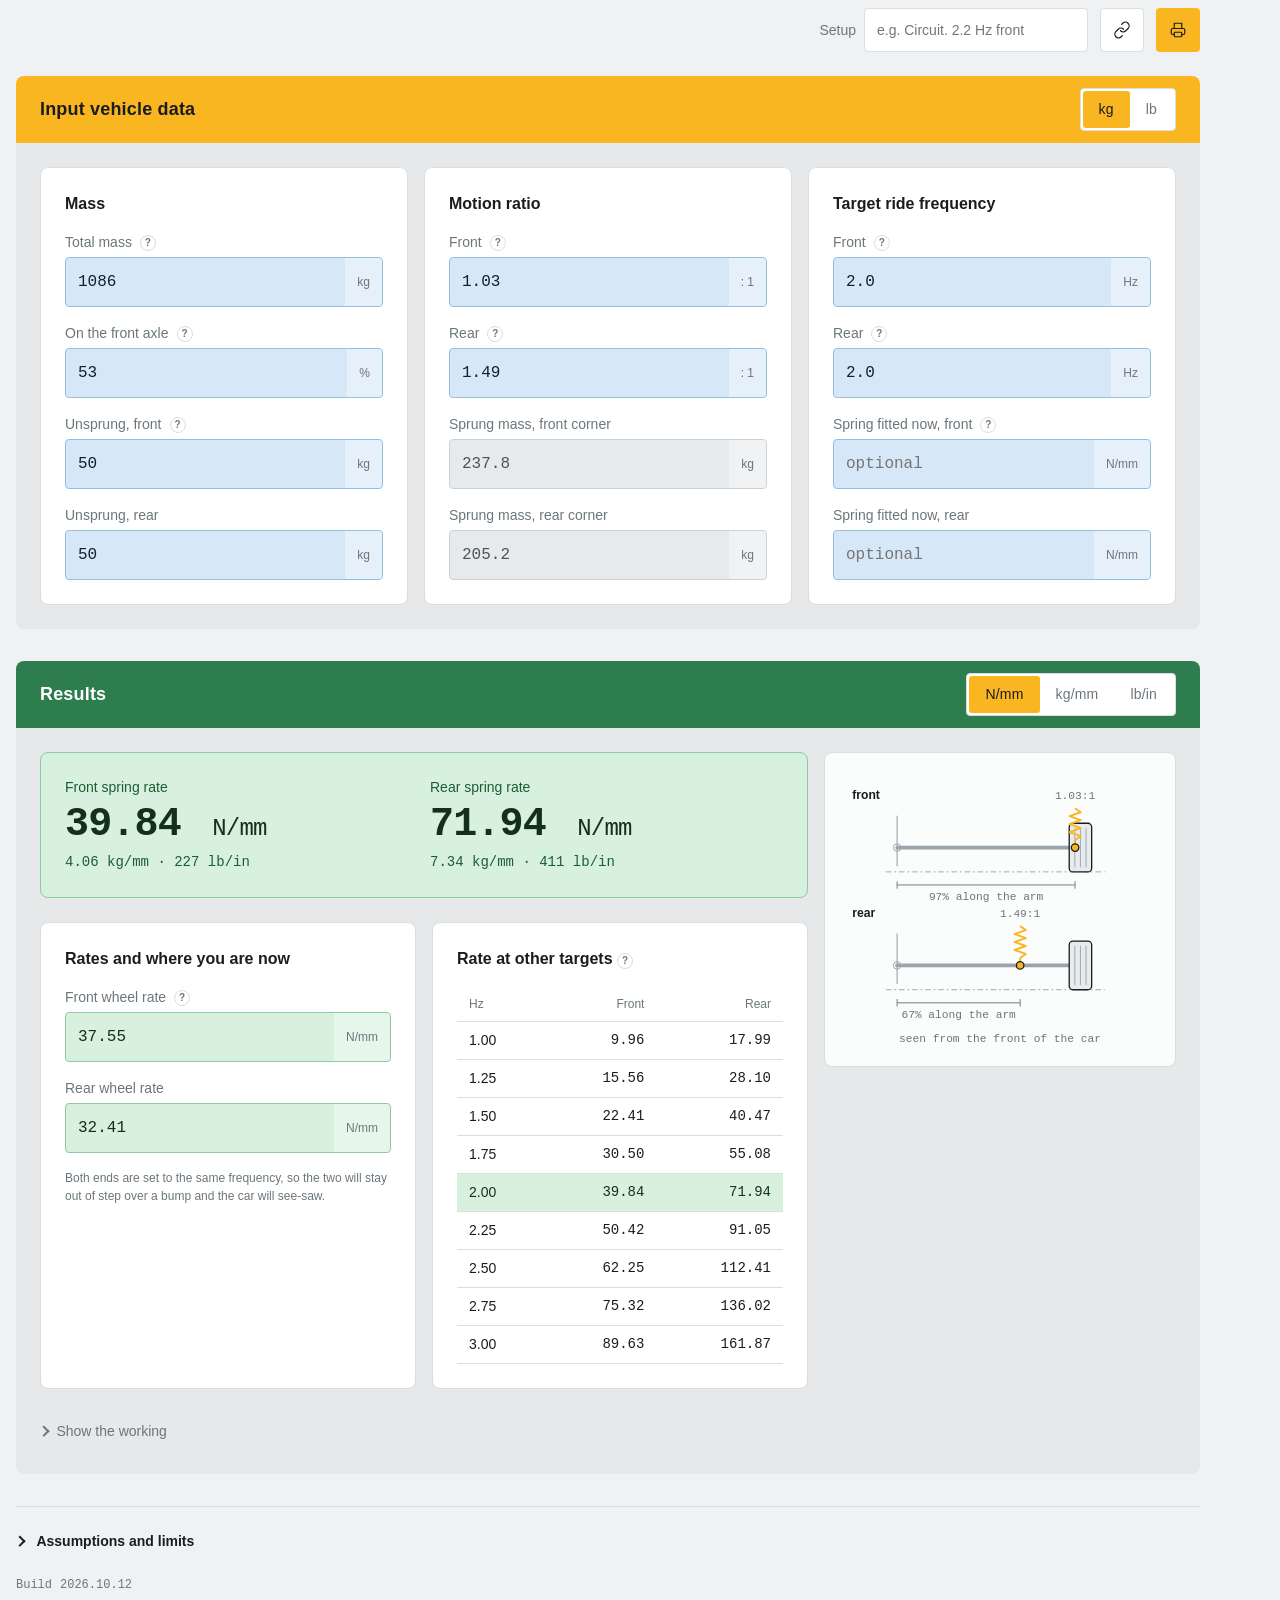
<file: hpa-calculators/calculators/spring-rate/index.html>
<!DOCTYPE html>
<html lang="en">
<head>
<meta charset="utf-8">
<meta name="viewport" content="width=device-width, initial-scale=1">
<title>Spring Rate from Ride Frequency | High Performance Academy</title>
<link rel="stylesheet" href="../../shared/tokens.css">
<link rel="stylesheet" href="../../shared/calculator.css">
</head>
<body>

<div class="calc">

  <div class="sheet">
    <div>
      <h2 class="sheet__title">Spring Rate from Ride Frequency</h2>
      <p class="sheet__intro">Front and rear spring rates for a target ride frequency, from corner weights and motion ratios.</p>
    </div>
    <div class="sheet__meta">
      <p class="sheet__brand">High Performance Academy</p>
      <span class="sheet__setup" id="sheet-setup"></span>
      <span class="sheet__row">Units: <span id="sheet-units"></span></span>
      <span class="sheet__row">Printed <span id="sheet-date"></span></span>
    </div>
  </div>

  <header class="calc__head">
    <div>
      <h1 class="calc__title">Spring Rate from Ride Frequency</h1>
      <p class="calc__intro">
        The spring rates that put each end of the car at a chosen ride
        frequency, and what a range of frequency targets would need.
      </p>
    </div>
    <div class="calc__tools">
      <label class="setup">
        <span class="setup__label">Setup</span>
        <input class="setup__input" type="text" id="setup" name="setup" form="form"
               maxlength="60" placeholder="e.g. Circuit. 2.2 Hz front">
      </label>
      <button class="btn btn--secondary btn--icon" type="button" id="share"
              title="Copy a link to this setup" aria-label="Copy a link to this setup">
        <svg class="btn__glyph btn__glyph--idle" viewBox="0 0 24 24" aria-hidden="true">
          <path d="M10 13a5 5 0 0 0 7.07 0l3-3a5 5 0 0 0-7.07-7.07l-1.5 1.5"/>
          <path d="M14 11a5 5 0 0 0-7.07 0l-3 3a5 5 0 0 0 7.07 7.07l1.5-1.5"/>
        </svg>
        <svg class="btn__glyph btn__glyph--done" viewBox="0 0 24 24" aria-hidden="true">
          <path d="M4 12.5l5 5L20 6.5"/>
        </svg>
      </button>
      <button class="btn btn--primary btn--icon" type="button" id="print"
              title="Print or save as PDF" aria-label="Print or save as PDF">
        <svg class="btn__glyph" viewBox="0 0 24 24" aria-hidden="true">
          <path d="M7 9V3h10v6"/>
          <path d="M7 18H5a2 2 0 0 1-2-2v-4a2 2 0 0 1 2-2h14a2 2 0 0 1 2 2v4a2 2 0 0 1-2 2h-2"/>
          <rect x="7" y="15" width="10" height="6" rx="1"/>
        </svg>
      </button>
    </div>
  </header>

  <form id="form" novalidate>

    <div class="section">
      <div class="section__header">
        <span>Input vehicle data</span>
        <span class="unit-switch">
          <label>
            <input class="unit-switch__radio" type="radio" name="units" value="metric" checked>
            <span class="unit-switch__label">kg</span>
          </label>
          <label>
            <input class="unit-switch__radio" type="radio" name="units" value="imperial">
            <span class="unit-switch__label">lb</span>
          </label>
        </span>
      </div>

      <div class="section__body">
        <div class="notice" id="error" role="alert" hidden></div>

        <div class="groups">
          <div class="group">
            <h2 class="group__title">Mass</h2>

            <div class="field">
              <label class="field__label" for="totalMass">Total mass
                <button class="field__help" type="button" aria-label="More about this field"
                        data-help="As weighed, with the driver and the fuel load you are setting up for. Both change the answer.">?</button>
              </label>
              <div class="field__control">
                <input class="input" type="number" id="totalMass" name="totalMass"
                       value="1086" step="1" min="0" inputmode="decimal">
                <span class="field__unit" data-unit="mass">kg</span>
              </div>
            </div>

            <div class="field">
              <label class="field__label" for="frontPercent">On the front axle
                <button class="field__help" type="button" aria-label="More about this field"
                        data-help="From corner weights. Most front-engined rear-drive cars land between 52 and 58 percent.">?</button>
              </label>
              <div class="field__control">
                <input class="input" type="number" id="frontPercent" name="frontPercent"
                       value="53" step="0.1" min="0" max="100" inputmode="decimal">
                <span class="field__unit">%</span>
              </div>
            </div>

            <div class="field">
              <label class="field__label" for="unsprungFront">Unsprung, front
                <button class="field__help" type="button" aria-label="More about this field"
                        data-help="Per corner, not per axle: wheel, tyre, hub, brake and about half the arms. Typically 30 to 50 kg on a car, more with big brakes.">?</button>
              </label>
              <div class="field__control">
                <input class="input" type="number" id="unsprungFront" name="unsprungFront"
                       value="50" step="1" min="0" inputmode="decimal">
                <span class="field__unit" data-unit="mass">kg</span>
              </div>
            </div>

            <div class="field">
              <label class="field__label" for="unsprungRear">Unsprung, rear</label>
              <div class="field__control">
                <input class="input" type="number" id="unsprungRear" name="unsprungRear"
                       value="50" step="1" min="0" inputmode="decimal">
                <span class="field__unit" data-unit="mass">kg</span>
              </div>
            </div>
          </div>

          <div class="group">
            <h2 class="group__title">Motion ratio</h2>

            <div class="field">
              <label class="field__label" for="motionRatioFront">Front
                <button class="field__help" type="button" aria-label="More about this field"
                        data-help="Wheel travel divided by spring travel, so 1.0 or more for almost any suspension. Measure it through the travel, not just at ride height. It changes as the suspension moves.">?</button>
              </label>
              <div class="field__control">
                <input class="input" type="number" id="motionRatioFront" name="motionRatioFront"
                       value="1.03" step="0.01" min="0" inputmode="decimal">
                <span class="field__unit">: 1</span>
              </div>
            </div>

            <div class="field">
              <label class="field__label" for="motionRatioRear">Rear
                <button class="field__help" type="button" aria-label="More about this field"
                        data-help="An inboard spring or rocker gives a high ratio. Rate goes as the square of this, so 1.5 needs a spring more than twice the wheel rate.">?</button>
              </label>
              <div class="field__control">
                <input class="input" type="number" id="motionRatioRear" name="motionRatioRear"
                       value="1.49" step="0.01" min="0" inputmode="decimal">
                <span class="field__unit">: 1</span>
              </div>
            </div>

            <div class="field">
              <label class="field__label">Sprung mass, front corner</label>
              <div class="field__control field__control--locked">
                <input class="input input--locked" id="sprungFront" readonly tabindex="-1" value="—">
                <span class="field__unit" data-unit="mass">kg</span>
              </div>
            </div>

            <div class="field">
              <label class="field__label">Sprung mass, rear corner</label>
              <div class="field__control field__control--locked">
                <input class="input input--locked" id="sprungRear" readonly tabindex="-1" value="—">
                <span class="field__unit" data-unit="mass">kg</span>
              </div>
            </div>
          </div>

          <div class="group">
            <h2 class="group__title">Target ride frequency</h2>

            <div class="field">
              <label class="field__label" for="frequencyFront">Front
                <button class="field__help" type="button" aria-label="More about this field"
                        data-help="Road cars 1.0 to 1.5 Hz, fast road 1.5 to 2.0, race without aero 2.0 to 2.5, downforce cars 3.0 and up. Rate goes as the square, so 0.1 Hz is worth about 10 percent.">?</button>
              </label>
              <div class="field__control">
                <input class="input" type="number" id="frequencyFront" name="frequencyFront"
                       value="2.0" step="0.05" min="0" inputmode="decimal">
                <span class="field__unit">Hz</span>
              </div>
            </div>

            <div class="field">
              <label class="field__label" for="frequencyRear">Rear
                <button class="field__help" type="button" aria-label="More about this field"
                        data-help="The front wheels meet a bump first, so the two ends start moving out of step. If the rear answers at the same rate it stays out of step and the car see-saws, each end feeding the other. A rear 5 to 20 percent stiffer catches up in phase, and the pitching dies away within a bump or two instead of building. Downforce cars often invert it, trading that for a steadier aero platform.">?</button>
              </label>
              <div class="field__control">
                <input class="input" type="number" id="frequencyRear" name="frequencyRear"
                       value="2.0" step="0.05" min="0" inputmode="decimal">
                <span class="field__unit">Hz</span>
              </div>
            </div>

            <div class="field">
              <label class="field__label" for="currentSpringFront">Spring fitted now, front
                <button class="field__help" type="button" aria-label="More about this field"
                        data-help="Optional. The rate on the car today, so the calculator can tell you the frequency you are starting from and how big a change the target really is. Leave blank to skip.">?</button>
              </label>
              <div class="field__control">
                <input class="input" type="number" id="currentSpringFront" name="currentSpringFront"
                       value="" step="1" min="0" inputmode="decimal" placeholder="optional">
                <span class="field__unit" data-unit="rate">N/mm</span>
              </div>
            </div>

            <div class="field">
              <label class="field__label" for="currentSpringRear">Spring fitted now, rear</label>
              <div class="field__control">
                <input class="input" type="number" id="currentSpringRear" name="currentSpringRear"
                       value="" step="1" min="0" inputmode="decimal" placeholder="optional">
                <span class="field__unit" data-unit="rate">N/mm</span>
              </div>
            </div>

          </div>
        </div>
      </div>
    </div>

    <div class="section">
      <div class="section__header section__header--result">
        <span>Results</span>
        <span class="unit-switch">
          <label>
            <input class="unit-switch__radio" type="radio" name="rateUnit" value="N/mm" checked>
            <span class="unit-switch__label">N/mm</span>
          </label>
          <label>
            <input class="unit-switch__radio" type="radio" name="rateUnit" value="kg/mm">
            <span class="unit-switch__label">kg/mm</span>
          </label>
          <label>
            <input class="unit-switch__radio" type="radio" name="rateUnit" value="lb/in">
            <span class="unit-switch__label">lb/in</span>
          </label>
        </span>
      </div>
      <div class="section__body">
        <div class="results">
          <div class="results__main">

            <output class="readout" for="form" aria-live="polite">
              <div class="readout__body">
                <p class="readout__label">Front spring rate</p>
                <p class="readout__figure">
                  <span id="springFront">—</span>
                  <span class="readout__unit" data-unit="rate">N/mm</span>
                </p>
                <p class="readout__alt" id="springFront-alt"></p>
              </div>
              <div class="readout__body">
                <p class="readout__label">Rear spring rate</p>
                <p class="readout__figure">
                  <span id="springRear">—</span>
                  <span class="readout__unit" data-unit="rate">N/mm</span>
                </p>
                <p class="readout__alt" id="springRear-alt"></p>
              </div>
            </output>

            <div class="groups groups--pair groups--spaced">
              <div class="group">
                <h2 class="group__title">Rates and where you are now</h2>

                <div class="field">
                  <label class="field__label">Front wheel rate
                    <button class="field__help" type="button" aria-label="More about this field"
                            data-help="Rate measured at the contact patch. This is what the car actually feels; spring rate is what you buy.">?</button>
                  </label>
                  <div class="field__control field__control--result">
                    <input class="input input--result" id="wheelFront" readonly tabindex="-1" value="—">
                    <span class="field__unit" data-unit="rate">N/mm</span>
                  </div>
                </div>

                <div class="field">
                  <label class="field__label">Rear wheel rate</label>
                  <div class="field__control field__control--result">
                    <input class="input input--result" id="wheelRear" readonly tabindex="-1" value="—">
                    <span class="field__unit" data-unit="rate">N/mm</span>
                  </div>
                </div>

                <div class="field" id="currentFront-field" hidden>
                  <label class="field__label">Front, fitted now
                    <button class="field__help" type="button" aria-label="More about this field"
                            data-help="The ride frequency the spring currently on the car is giving, against your target. Frequency goes as the square root of rate, so a 10 percent change in frequency needs roughly 21 percent of spring.">?</button>
                  </label>
                  <div class="field__control field__control--locked" id="currentFront-control">
                    <input class="input input--locked" id="currentFront" readonly tabindex="-1" value="—">
                    <span class="field__unit">Hz</span>
                  </div>
                </div>

                <div class="field" id="currentRear-field" hidden>
                  <label class="field__label">Rear, fitted now</label>
                  <div class="field__control field__control--locked" id="currentRear-control">
                    <input class="input input--locked" id="currentRear" readonly tabindex="-1" value="—">
                    <span class="field__unit">Hz</span>
                  </div>
                </div>

                <p class="group__note" id="current-note"></p>
                <p class="group__note" id="split-note"></p>
              </div>

              <div class="group">
                <h2 class="group__title">Rate at other targets
                  <button class="field__help" type="button" aria-label="More about this field"
                          data-help="Both ends set to the same frequency, so you can see what a different target would cost. Your current front target is highlighted.">?</button>
                </h2>
                <div class="table-wrap">
                  <table class="table">
                    <thead>
                      <tr>
                        <th class="table__head table__head--label">Hz</th>
                        <th class="table__head">Front</th>
                        <th class="table__head">Rear</th>
                      </tr>
                    </thead>
                    <tbody id="sweep-rows"></tbody>
                  </table>
                </div>
              </div>
            </div>

            <details class="working">
              <summary class="working__toggle">
                <span class="section__chevron"></span>
                Show the working
              </summary>
              <div class="working__body" id="working"></div>
            </details>

          </div>

          <div class="results__side">
            <div class="diagram">
              <svg class="diagram__svg diagram__svg--tall" id="mr-svg" viewBox="0 0 340 300"
                   preserveAspectRatio="xMidYMid meet" role="img"
                   aria-labelledby="mr-desc">
                <desc id="mr-desc">Suspension arm seen from the front of the car, showing where the spring mounts for the entered motion ratio, front and rear in turn.</desc>
                <g id="mr-scene"></g>
              </svg>
            </div>
          </div>
        </div>
      </div>
    </div>
  </form>

  <footer class="calc__footer">
    <details class="assumptions">
      <summary class="assumptions__toggle">
        <span class="section__chevron"></span>
        Assumptions and limits
      </summary>
      <ul class="assumptions__list">
      <li>Ride frequency is the undamped natural frequency of one corner on its spring. Dampers and tyre stiffness are not included, so the real car sits a little above these figures.</li>
      <li>Unsprung mass is per corner, not per axle.</li>
      <li>Motion ratio is wheel travel divided by spring travel, taken as constant. On most suspensions it changes through the travel.</li>
      <li>Each axle is treated as symmetrical, at half the axle mass per corner. Use corner weights directly if your car is not.</li>
      <li>Spring rate is the spring alone. Anti-roll bars, bump rubbers and helper springs all add to the rate the wheel sees.</li>
      <li>Tyre vertical stiffness is in series with the spring and is ignored. It matters most at high frequencies.</li>
    </ul>
    </details>
    <p class="calc__disclaimer">
      Some assumptions, simplifications and limitations apply to these
      figures. For the full list, open this calculator at
      <span class="print-url" data-sheet-url></span>
    </p>
    <p class="calc__build">Build <span data-build></span></p>
  </footer>

</div>

<script type="module">
  import {
    springRate, frequencySweep, explain, currentFrequency, explainCurrent,
  } from './formula.js';
  import {
    toCanonical, fromCanonical, formatValue, convertEditableFields,
    convertRateFields, otherRateUnits,
  } from '../../shared/units.js';
  import { renderWorking } from '../../shared/working.js';
  import { initFieldHelp } from '../../shared/help.js';
  import { showBuild } from '../../shared/version.js';
  import { updateSheet } from '../../shared/sheet.js';
  import {
    reportHeight, readUrlState, buildShareUrl, copyText,
  } from '../../shared/embed.js';

  const form = document.getElementById('form');
  const errorBox = document.getElementById('error');
  const $ = (id) => document.getElementById(id);

  const massUnit = () => (form.elements.units.value === 'imperial' ? 'lb' : 'kg');

  /* Spring rate has its own unit control rather than following the
     metric/imperial switch. Springs are sold in all three: N/mm by European
     makers, kgf/mm by Japanese and most coilover suppliers, lb/in in the US.
     Two of those are metric, so the system switch cannot express the choice. */
  const stiffUnit = () => form.elements.rateUnit.value;

  function setUnitLabels() {
    const imperial = form.elements.units.value === 'imperial';
    for (const el of document.querySelectorAll('[data-unit="mass"]')) {
      el.textContent = imperial ? 'lb' : 'kg';
    }
    for (const el of document.querySelectorAll('[data-unit="rate"]')) {
      el.textContent = stiffUnit();
    }
  }

  function onUnitChange(previous) {
    const next = form.elements.units.value;
    if (next === previous) return next;
    convertEditableFields(previous, next);
    setUnitLabels();
    return next;
  }

  function readInput() {
    const M = massUnit();
    const mass = (id) => toCanonical(Number(form.elements[id].value), M);
    const plain = (id) => Number(form.elements[id].value);
    // Blank means "not fitted / don't compare", which is not the same as zero.
    const rateOrZero = (id) => {
      const raw = form.elements[id].value;
      return raw === '' ? 0 : toCanonical(Number(raw), stiffUnit());
    };
    return {
      totalMass: mass('totalMass'),
      frontPercent: plain('frontPercent'),
      unsprungFront: mass('unsprungFront'),
      unsprungRear: mass('unsprungRear'),
      motionRatioFront: plain('motionRatioFront'),
      motionRatioRear: plain('motionRatioRear'),
      currentSpringFront: rateOrZero('currentSpringFront'),
      currentSpringRear: rateOrZero('currentSpringRear'),
      frequencyFront: plain('frequencyFront'),
      frequencyRear: plain('frequencyRear'),
    };
  }

  function render() {
    const M = massUnit();
    const S = stiffUnit();
    const input = readInput();
    const mass = (v) => formatValue(fromCanonical(v, M), { decimals: 1 });
    const rate = (v) => formatValue(fromCanonical(v, S), { decimals: S === 'lb/in' ? 1 : 2 });

    try {
      const r = currentFrequency(input);

      $('springFront').textContent = rate(r.front.springRate);
      $('springRear').textContent = rate(r.rear.springRate);
      // The other two units always visible. See otherRateUnits in units.js.
      $('springFront-alt').textContent = otherRateUnits(r.front.springRate, S);
      $('springRear-alt').textContent = otherRateUnits(r.rear.springRate, S);

      $('wheelFront').value = rate(r.front.wheelRate);
      $('wheelRear').value = rate(r.rear.wheelRate);
      $('sprungFront').value = mass(r.front.sprungMass);
      $('sprungRear').value = mass(r.rear.sprungMass);

      /* The split is no longer shown as a figure. It is the two targets
         above divided by each other, but what it means is still worth
         saying. */
      const split = r.frequencySplit;
      $('split-note').textContent = split > 1.001
        ? `The rear is ${formatValue((split - 1) * 100, { decimals: 0 })}% stiffer in frequency than the front, so the rear catches the front in phase over a bump and the pitching settles.`
        : split < 0.999
          ? `The front is ${formatValue((1 / split - 1) * 100, { decimals: 0 })}% stiffer in frequency than the rear. Deliberate on some downforce cars, unusual otherwise.`
          : 'Both ends are set to the same frequency, so the two will stay out of step over a bump and the car will see-saw.';

      /* What the springs on the car are giving, when they have been entered.
         A target of 2.0 Hz means little until you know you are at 1.6. */
      for (const [side, key] of [['Front', 'currentFront'], ['Rear', 'currentRear']]) {
        const cur = r[key];
        const field = $(`${key}-field`);
        field.hidden = !cur;
        if (!cur) continue;
        $(key).value = formatValue(cur.frequency, { decimals: 2 });
        const ctl = $(`${key}-control`);
        ctl.classList.remove('field__control--caution');
        if (Math.abs(cur.change) > 0.15) ctl.classList.add('field__control--caution');
      }

      const notes = [];
      for (const [side, key, target] of [['front', 'currentFront', input.frequencyFront],
                                         ['rear', 'currentRear', input.frequencyRear]]) {
        const cur = r[key];
        if (!cur) continue;
        notes.push(Math.abs(cur.change) < 0.02
          ? `The ${side} is already on target.`
          : `The ${side} sits at ${formatValue(cur.frequency, { decimals: 2 })} Hz against `
            + `${formatValue(target, { decimals: 2 })} Hz, so the target needs about `
            + `${formatValue(Math.abs(cur.rateFactor - 1) * 100, { decimals: 0 })}% `
            + `${cur.rateFactor > 1 ? 'more' : 'less'} spring, `
            + `${rate(cur.springRate)} to ${rate(key === 'currentFront' ? r.front.springRate : r.rear.springRate)} ${S}.`);
      }
      $('current-note').textContent = notes.join(' ');

      const sweep = frequencySweep(input);
      $('sweep-rows').innerHTML = sweep.map((row) => `
        <tr class="table__row${row.current ? ' table__row--mark' : ''}">
          <td class="table__cell table__cell--label">${formatValue(row.frequency, { decimals: 2 })}</td>
          <td class="table__cell">${rate(row.front)}</td>
          <td class="table__cell">${rate(row.rear)}</td>
        </tr>`).join('');

      drawDiagram(input, r);
      const fmt = (v) => formatValue(v, { decimals: 2 });
      renderWorking($('working'),
        explain(input, r, fmt).concat(explainCurrent(input, r, fmt)));
      errorBox.hidden = true;
    } catch (err) {
      errorBox.textContent = err.message;
      errorBox.hidden = false;
      for (const id of ['springFront', 'springRear']) $(id).textContent = '—';
      for (const id of ['springFront-alt', 'springRear-alt', 'split-note']) $(id).textContent = '';
      for (const id of ['wheelFront', 'wheelRear',
                        'sprungFront', 'sprungRear']) {
        $(id).value = '—';
      }
      $('sweep-rows').innerHTML = '';
      for (const k of ['currentFront', 'currentRear']) {
        $(`${k}-field`).hidden = true;
        $(k).value = '—';
      }
      $('current-note').textContent = '';
      $('mr-scene').innerHTML = '';
      renderWorking($('working'), []);
    }

    updateSheet(form, { unitLabel: M === 'lb' ? 'lb' : 'kg' });
  }

  /* --- Diagram ------------------------------------------------------------
     Where the spring mounts on the arm, for each end, seen from the front of
     the car. Motion ratio is the input the rate is most sensitive to and the
     one people get wrong most, so showing it as geometry is worth more than
     restating the answer: a ratio of 1.49 puts the spring two thirds of the
     way out, and the picture makes that immediate.

     The arm runs across the car, so looking along it the tyre is a section —
     a rectangle standing on the ground with the grooves running across it,
     not a circle. A circle here implied a side view, in which the arm would
     be pointing at the viewer.

     Illustrative: the calculator takes the ratio as a number, so this shows
     what that number implies rather than measuring a real linkage.

     Layout budget is stated, not guessed. Two diagrams shipped with labels
     outside the viewBox from skipping this. */

  const VIEW = { w: 340, h: 300 };

  function drawDiagram(input, r) {
    const scene = $('mr-scene');
    const n = (v) => Number(v.toFixed(2));

    const pivotX = 60;
    const armLen = 196;
    const tyreW = 24;
    const tyreH = 52;

    const rows = [
      { y: 84, label: 'front', ratio: input.motionRatioFront },
      { y: 210, label: 'rear', ratio: input.motionRatioRear },
    ];

    scene.innerHTML = rows.map(({ y, label, ratio }) => {
      // the spring sits 1/ratio along the arm: wheel travel / spring travel
      const frac = Math.min(1, 1 / Math.max(ratio, 0.001));
      const springX = pivotX + armLen * frac;
      const hubX = pivotX + armLen;
      const groundY = y + tyreH / 2;
      const springTop = y - 42;

      // zigzag coil, four turns
      const coil = [];
      const turns = 4;
      for (let i = 0; i <= turns * 2; i++) {
        const t = i / (turns * 2);
        const yy = y - 8 - (y - 8 - springTop) * t;
        const xx = springX + (i === 0 || i === turns * 2 ? 0 : (i % 2 ? 6 : -6));
        coil.push(`${i ? 'L' : 'M'} ${n(xx)} ${n(yy)}`);
      }

      const tread = [-6, 0, 6].map((off) =>
        `<line class="diagram__tread" x1="${n(hubX + off)}" y1="${n(y - tyreH / 2 + 5)}"
               x2="${n(hubX + off)}" y2="${n(groundY - 5)}"/>`).join('');

      return `
        <text class="diagram__label" x="12" y="${n(y - 52)}">${label}</text>

        <!-- ground -->
        <line class="diagram__axis" x1="${n(pivotX - 12)}" y1="${n(groundY)}"
              x2="${n(hubX + tyreW / 2 + 14)}" y2="${n(groundY)}"/>

        <!-- chassis pivot -->
        <line class="diagram__outline" x1="${pivotX}" y1="${n(y - 34)}" x2="${pivotX}" y2="${n(y + 20)}"/>
        <circle class="diagram__hub" cx="${pivotX}" cy="${n(y)}" r="4"/>

        <!-- arm out to the hub -->
        <line class="diagram__outline diagram__outline--heavy" x1="${pivotX}" y1="${n(y)}"
              x2="${n(hubX)}" y2="${n(y)}"/>

        <!-- tyre in section, standing on the ground -->
        <rect class="diagram__tyre" x="${n(hubX - tyreW / 2)}" y="${n(y - tyreH / 2)}"
              width="${tyreW}" height="${tyreH}" rx="4"/>
        ${tread}

        <!-- spring at the position the ratio implies -->
        <path class="diagram__spring" d="${coil.join(' ')}"/>
        <line class="diagram__spring" x1="${n(springX)}" y1="${n(y - 8)}" x2="${n(springX)}" y2="${n(y)}"/>
        <circle class="diagram__cog" cx="${n(springX)}" cy="${n(y)}" r="4"/>
        <text class="diagram__value" x="${n(springX)}" y="${n(y - 52)}" text-anchor="middle">${formatValue(ratio, { decimals: 2 })}:1</text>

        <!-- how far along the arm that is -->
        <g class="diagram__dim">
          <line x1="${pivotX}" y1="${n(groundY + 14)}" x2="${n(springX)}" y2="${n(groundY + 14)}"/>
          <line x1="${pivotX}" y1="${n(groundY + 10)}" x2="${pivotX}" y2="${n(groundY + 18)}"/>
          <line x1="${n(springX)}" y1="${n(groundY + 10)}" x2="${n(springX)}" y2="${n(groundY + 18)}"/>
        </g>
        <text class="diagram__value" x="${n((pivotX + springX) / 2)}" y="${n(groundY + 30)}"
              text-anchor="middle">${formatValue(frac * 100, { decimals: 0 })}% along the arm</text>`;
    }).join('') + `
      <text class="diagram__value" x="${n(VIEW.w / 2)}" y="${n(VIEW.h - 8)}" text-anchor="middle">seen from the front of the car</text>`;
  }

  let currentUnit = form.elements.units.value;
  let currentRateUnit = form.elements.rateUnit.value;
  form.addEventListener('change', (event) => {
    if (event.target.name === 'units') currentUnit = onUnitChange(currentUnit);
    if (event.target.name === 'rateUnit') {
      convertRateFields(currentRateUnit, event.target.value);
      currentRateUnit = event.target.value;
      setUnitLabels();
    }
    render();
  });
  form.addEventListener('input', render);

  $('share').addEventListener('click', async (event) => {
    const button = event.currentTarget;
    const ok = await copyText(buildShareUrl(form));
    const label = ok ? 'Link copied' : 'Copy failed. Select the address bar instead';
    button.classList.toggle('is-done', ok);
    button.setAttribute('aria-label', label);
    button.setAttribute('title', label);
    setTimeout(() => {
      button.classList.remove('is-done');
      button.setAttribute('aria-label', 'Copy a link to this setup');
      button.setAttribute('title', 'Copy a link to this setup');
    }, 2000);
  });

  $('print').addEventListener('click', () => window.print());

  initFieldHelp();
  showBuild();
  readUrlState(form);
  currentUnit = form.elements.units.value;
  setUnitLabels();
  render();
  reportHeight();
</script>

</body>
</html>
</file>
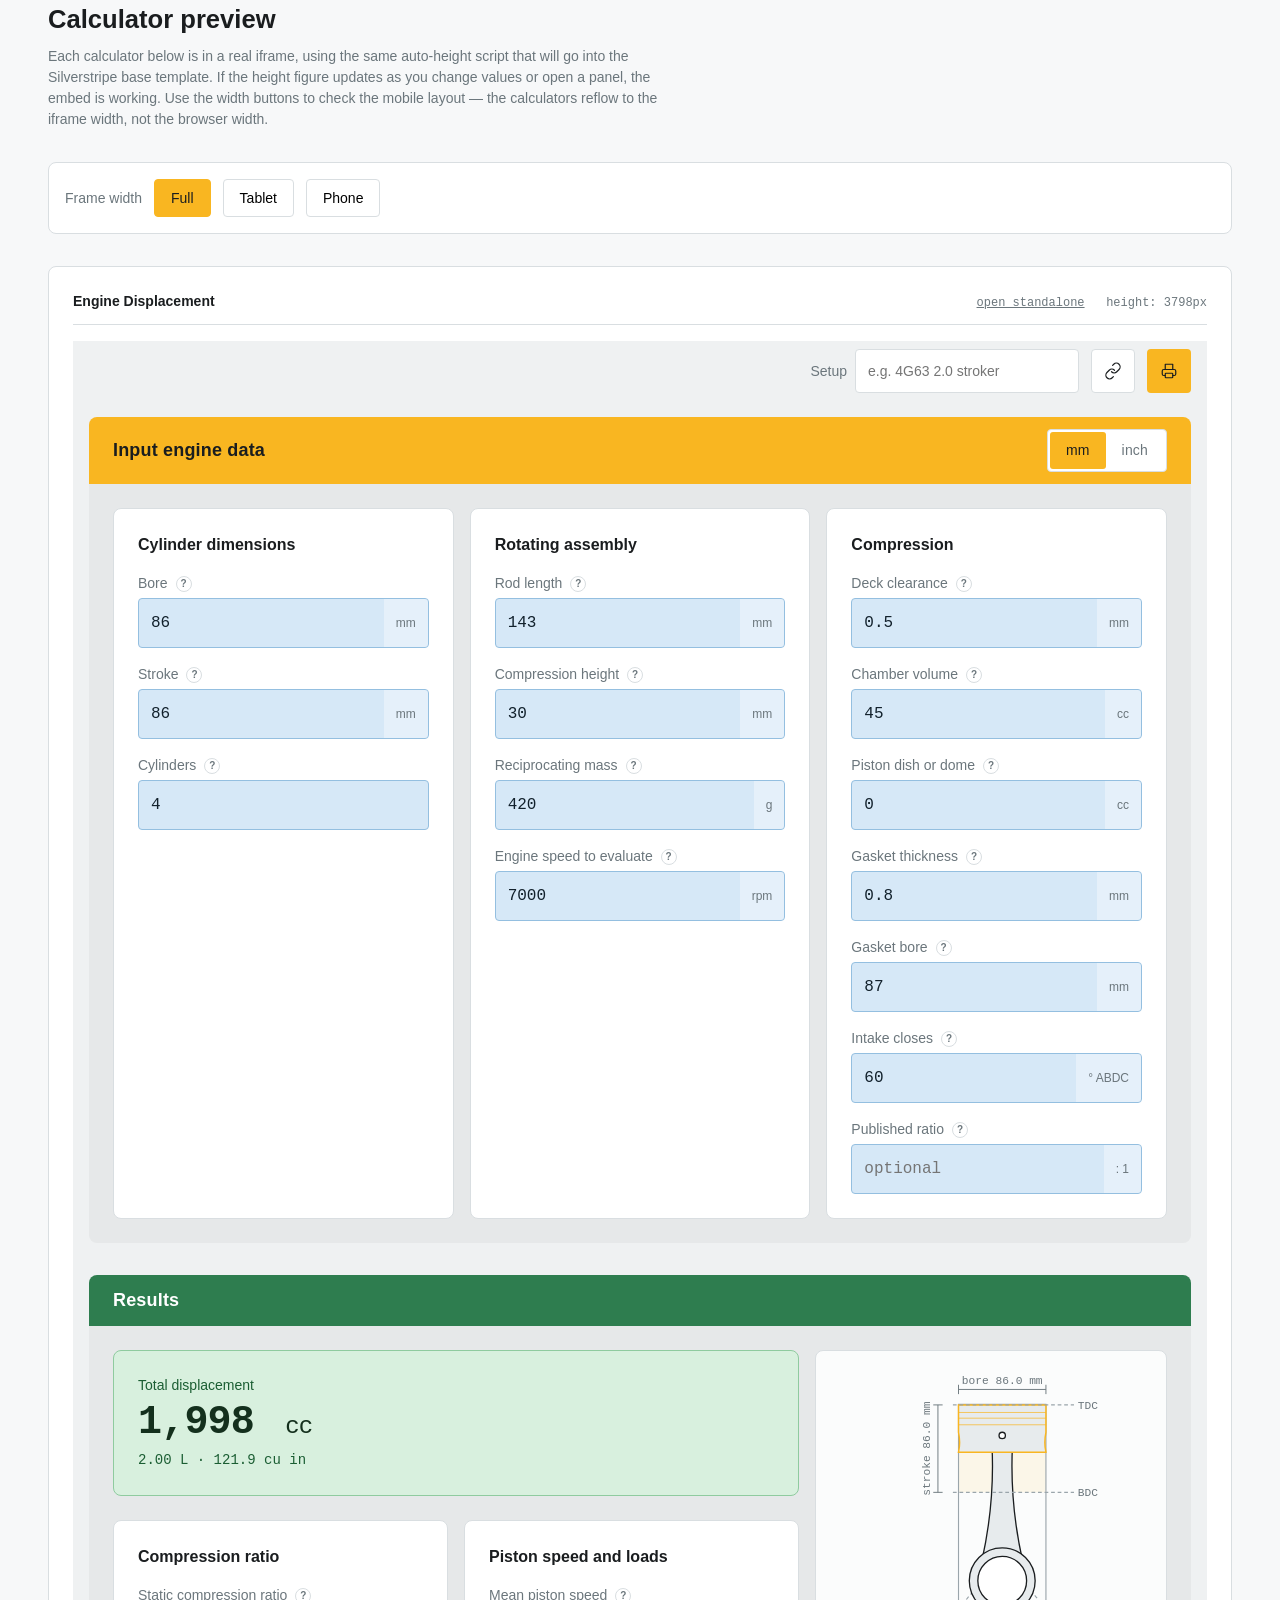
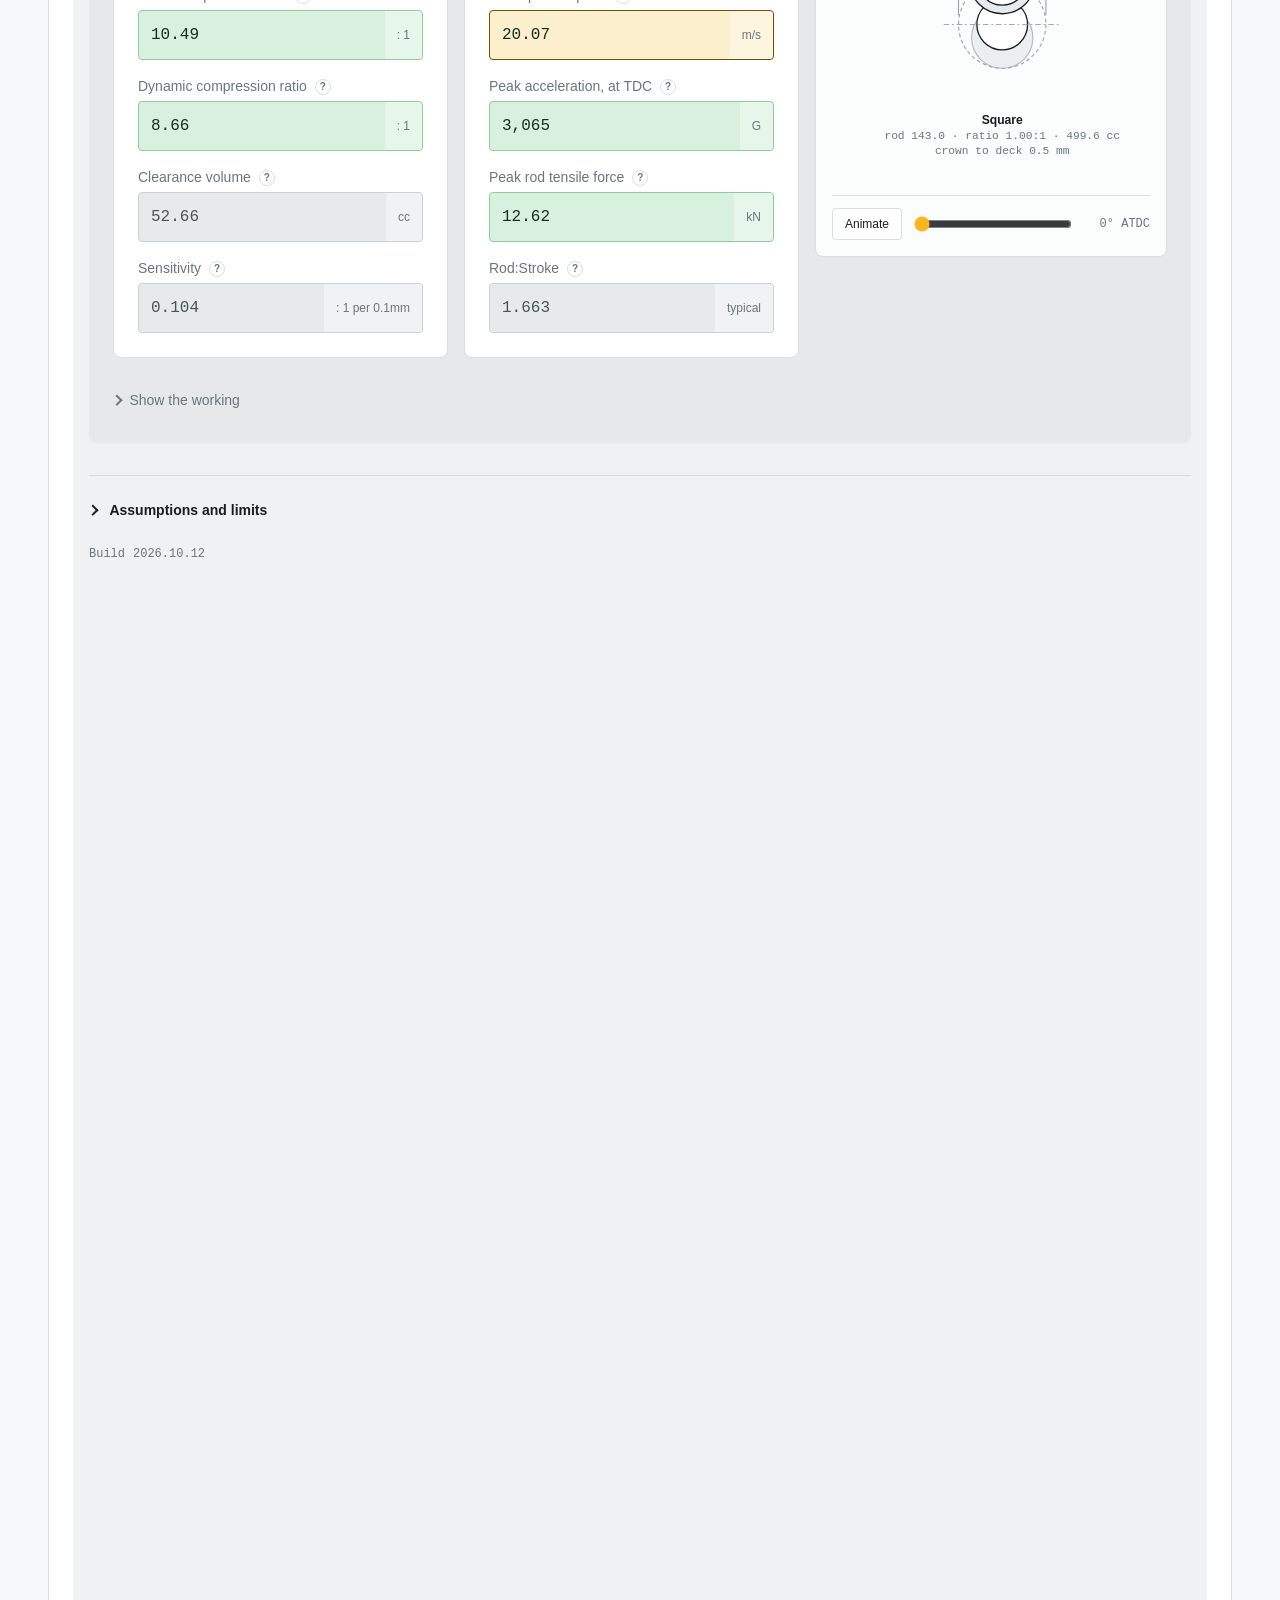
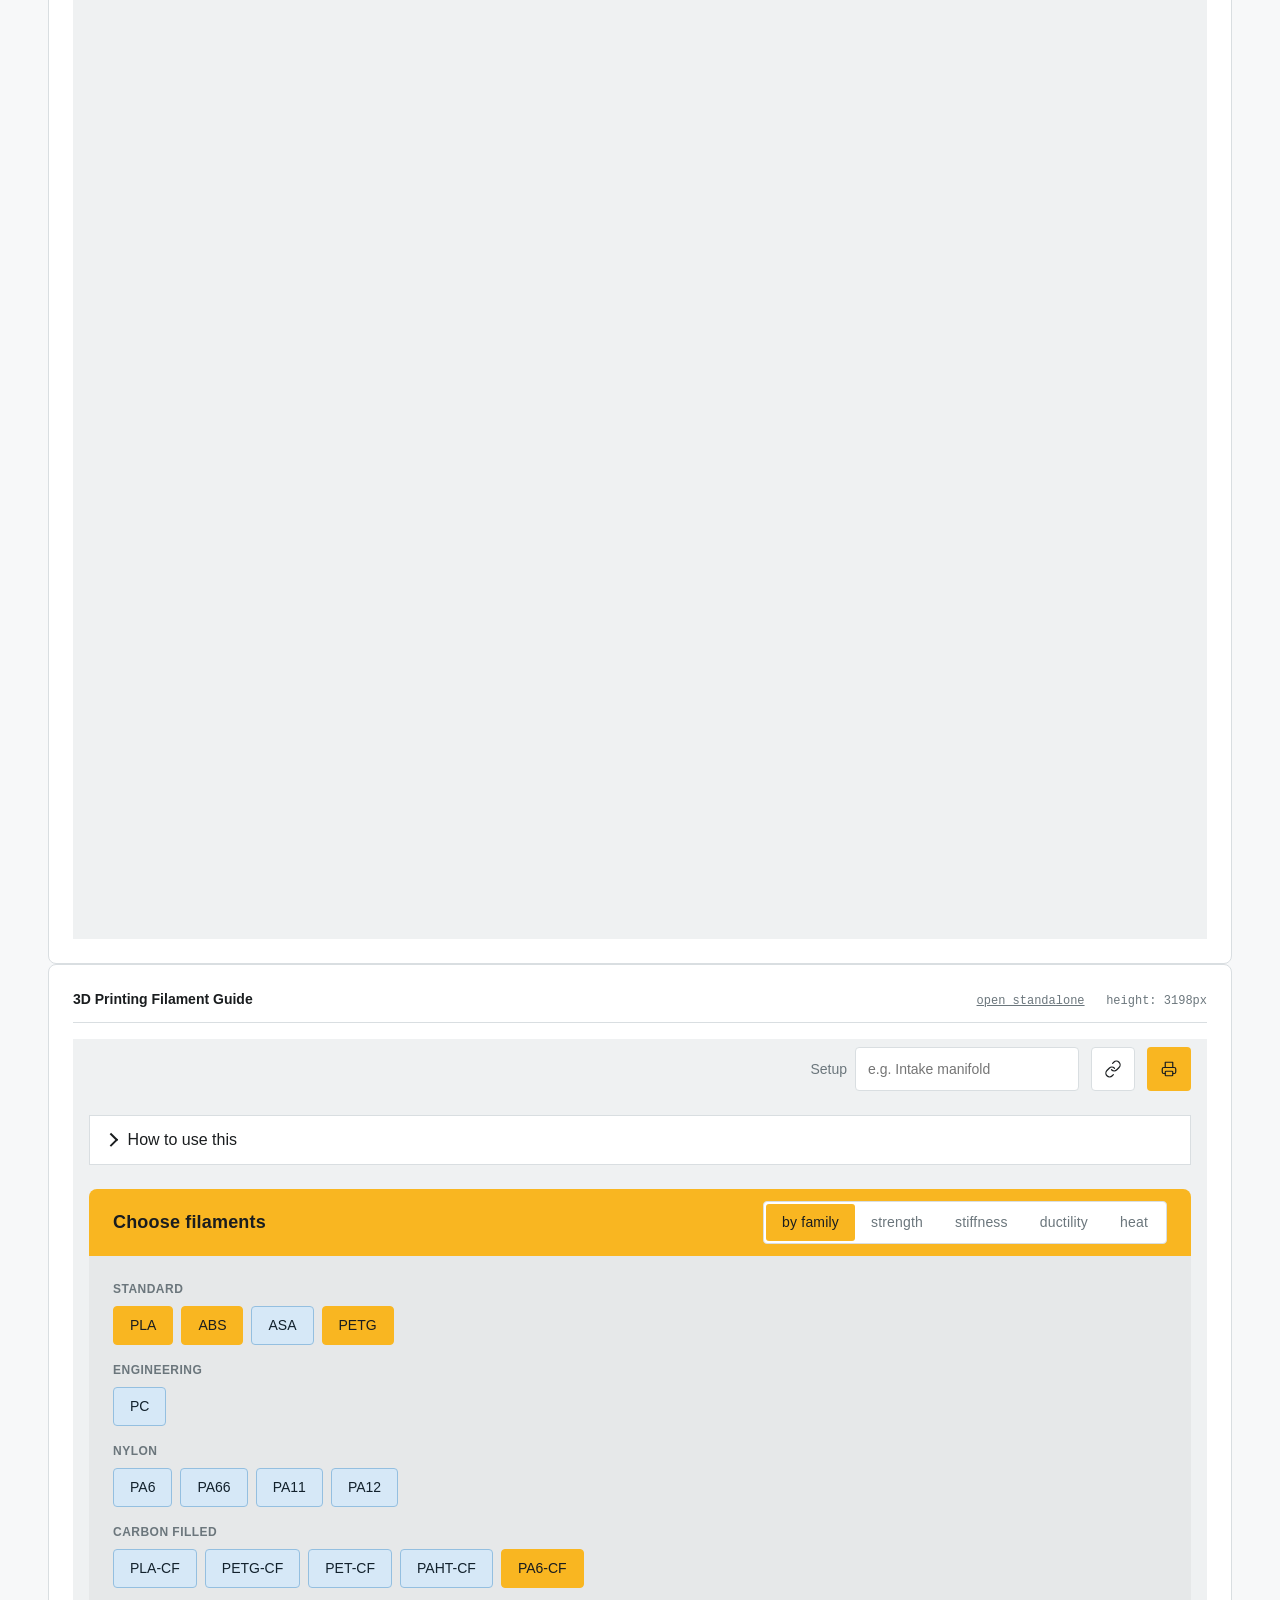
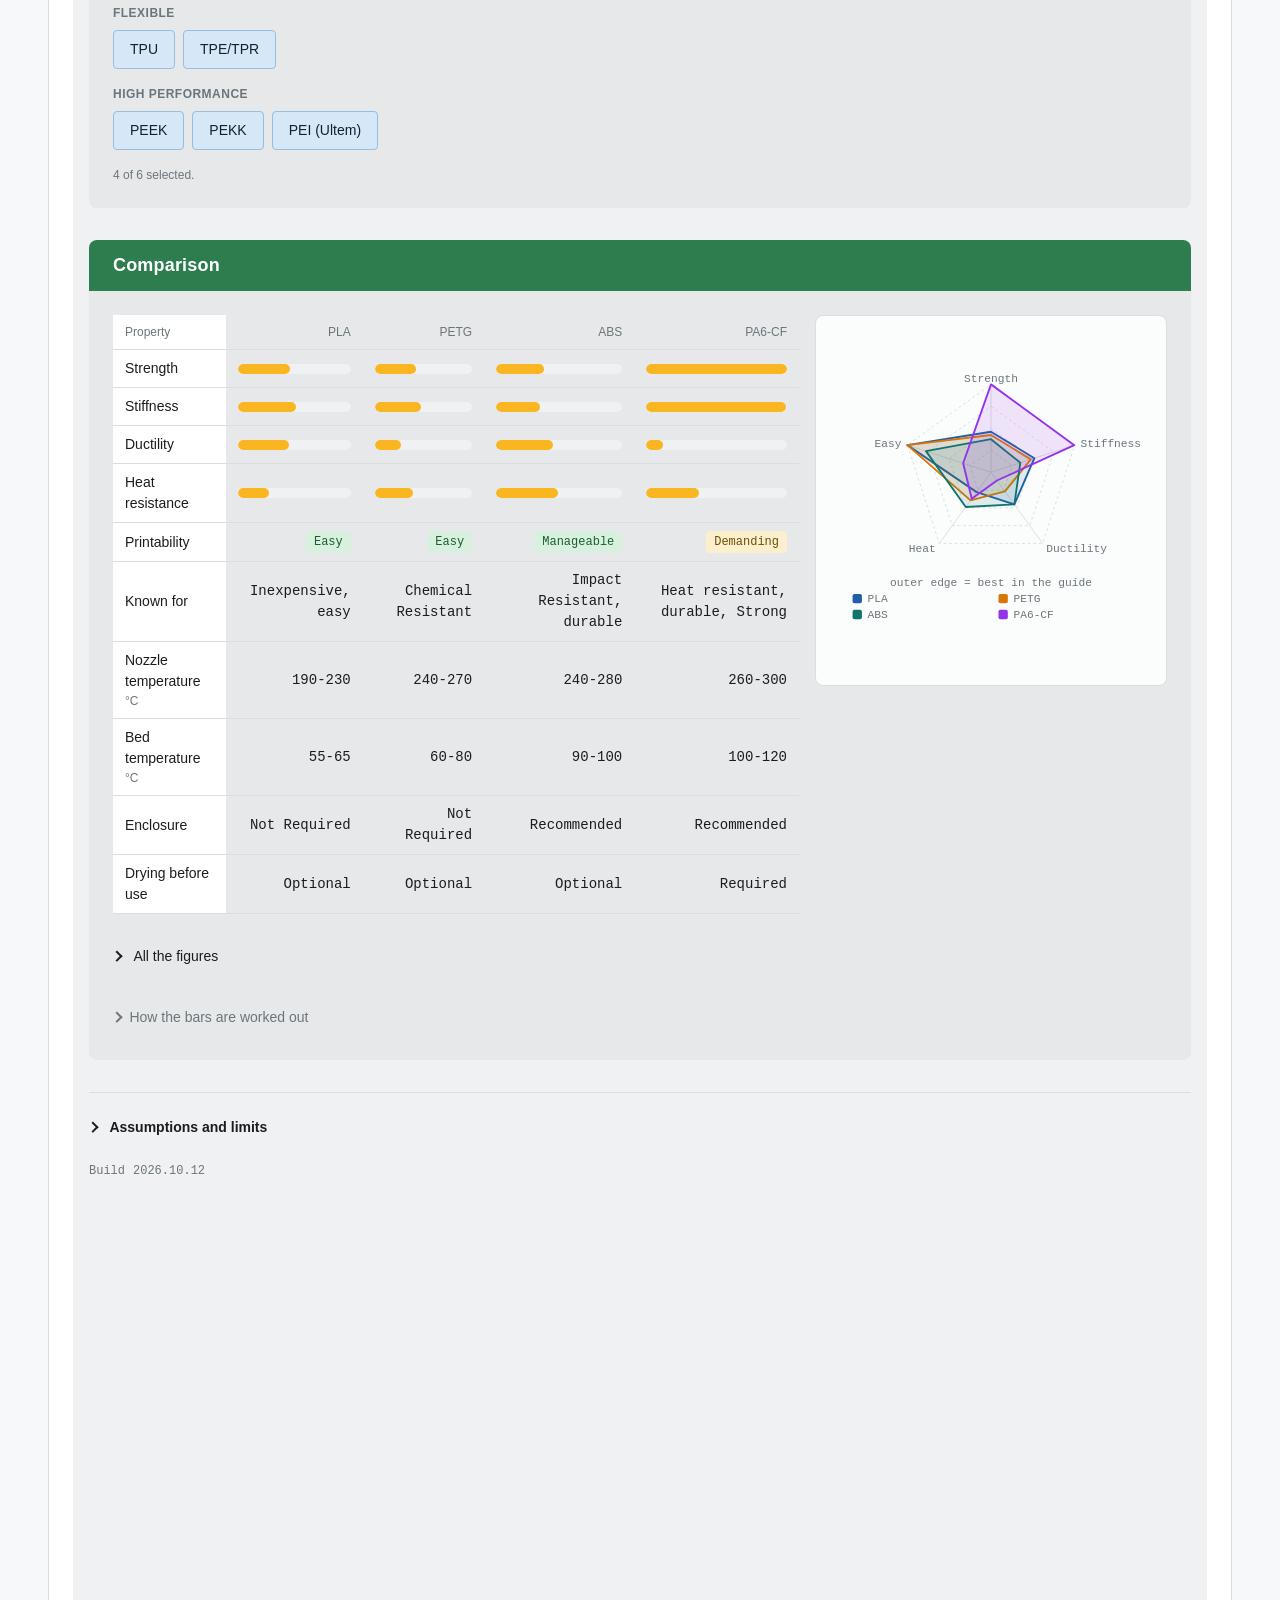
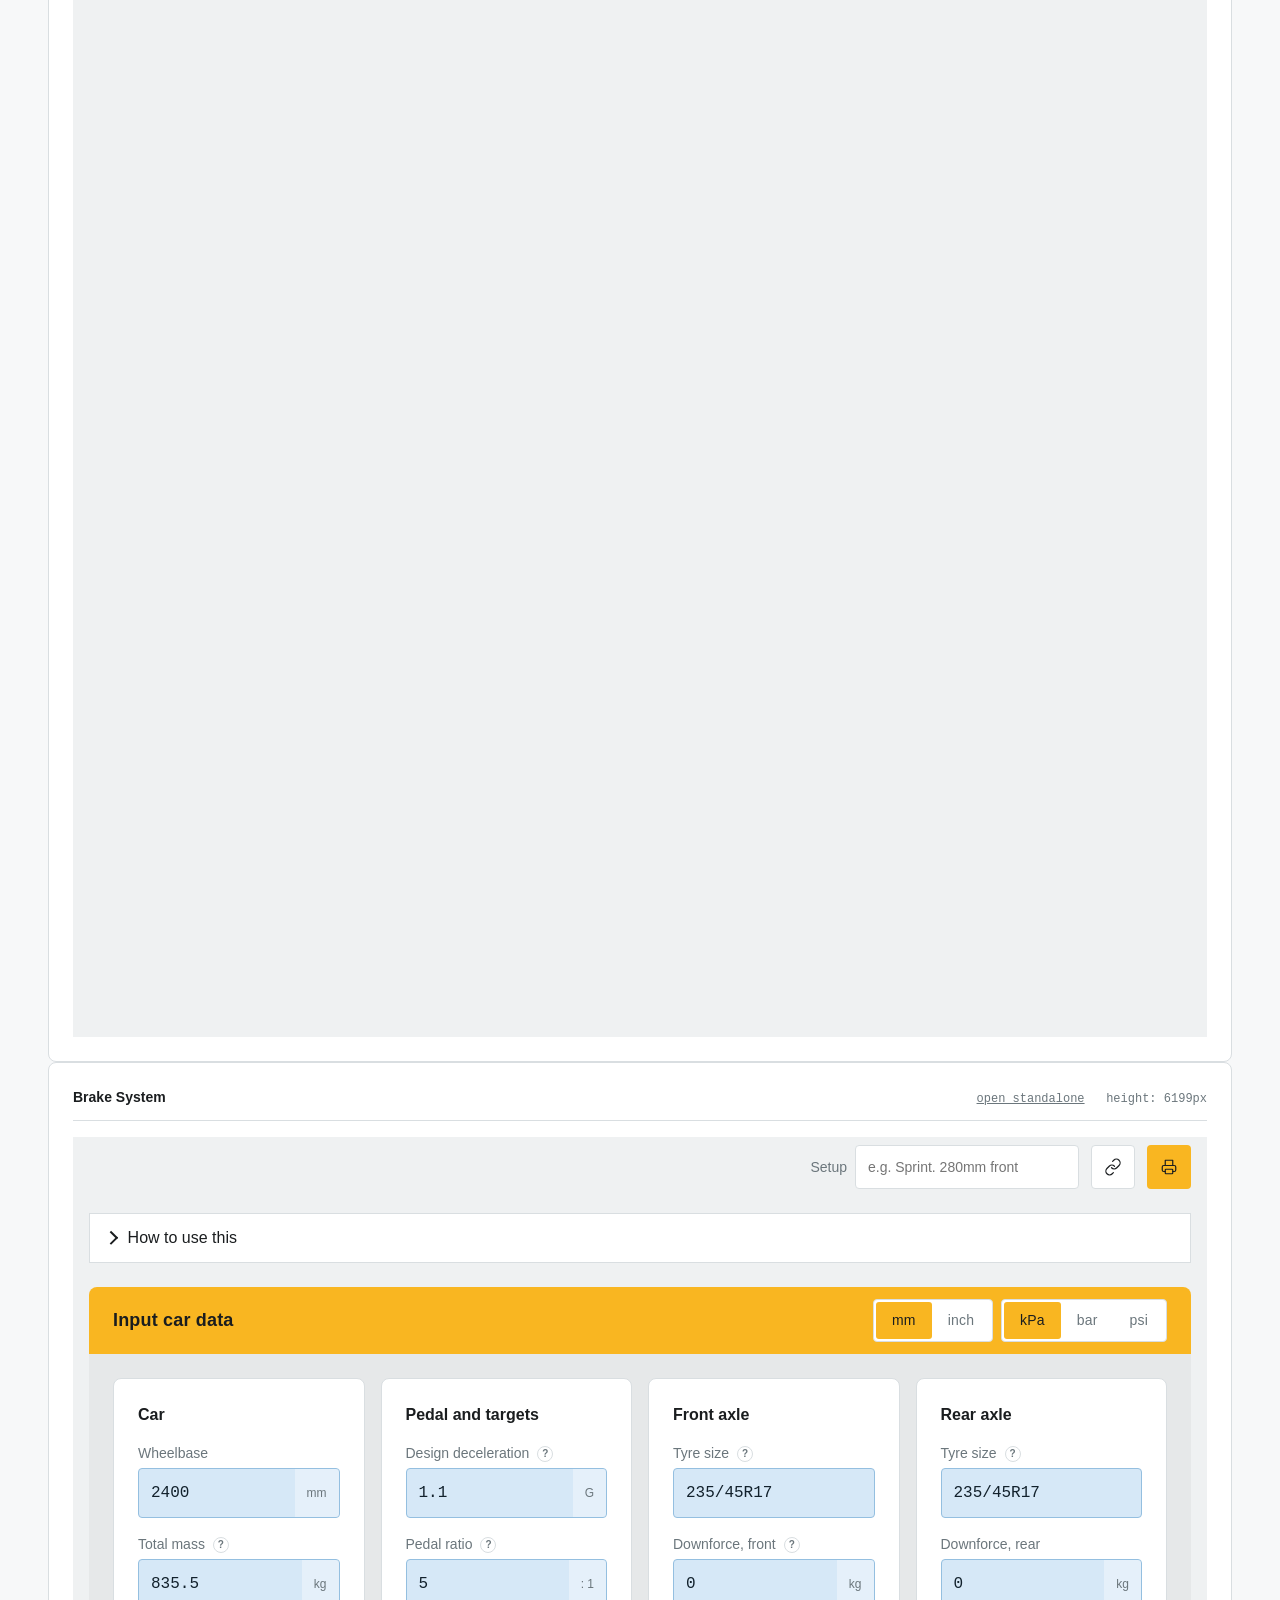
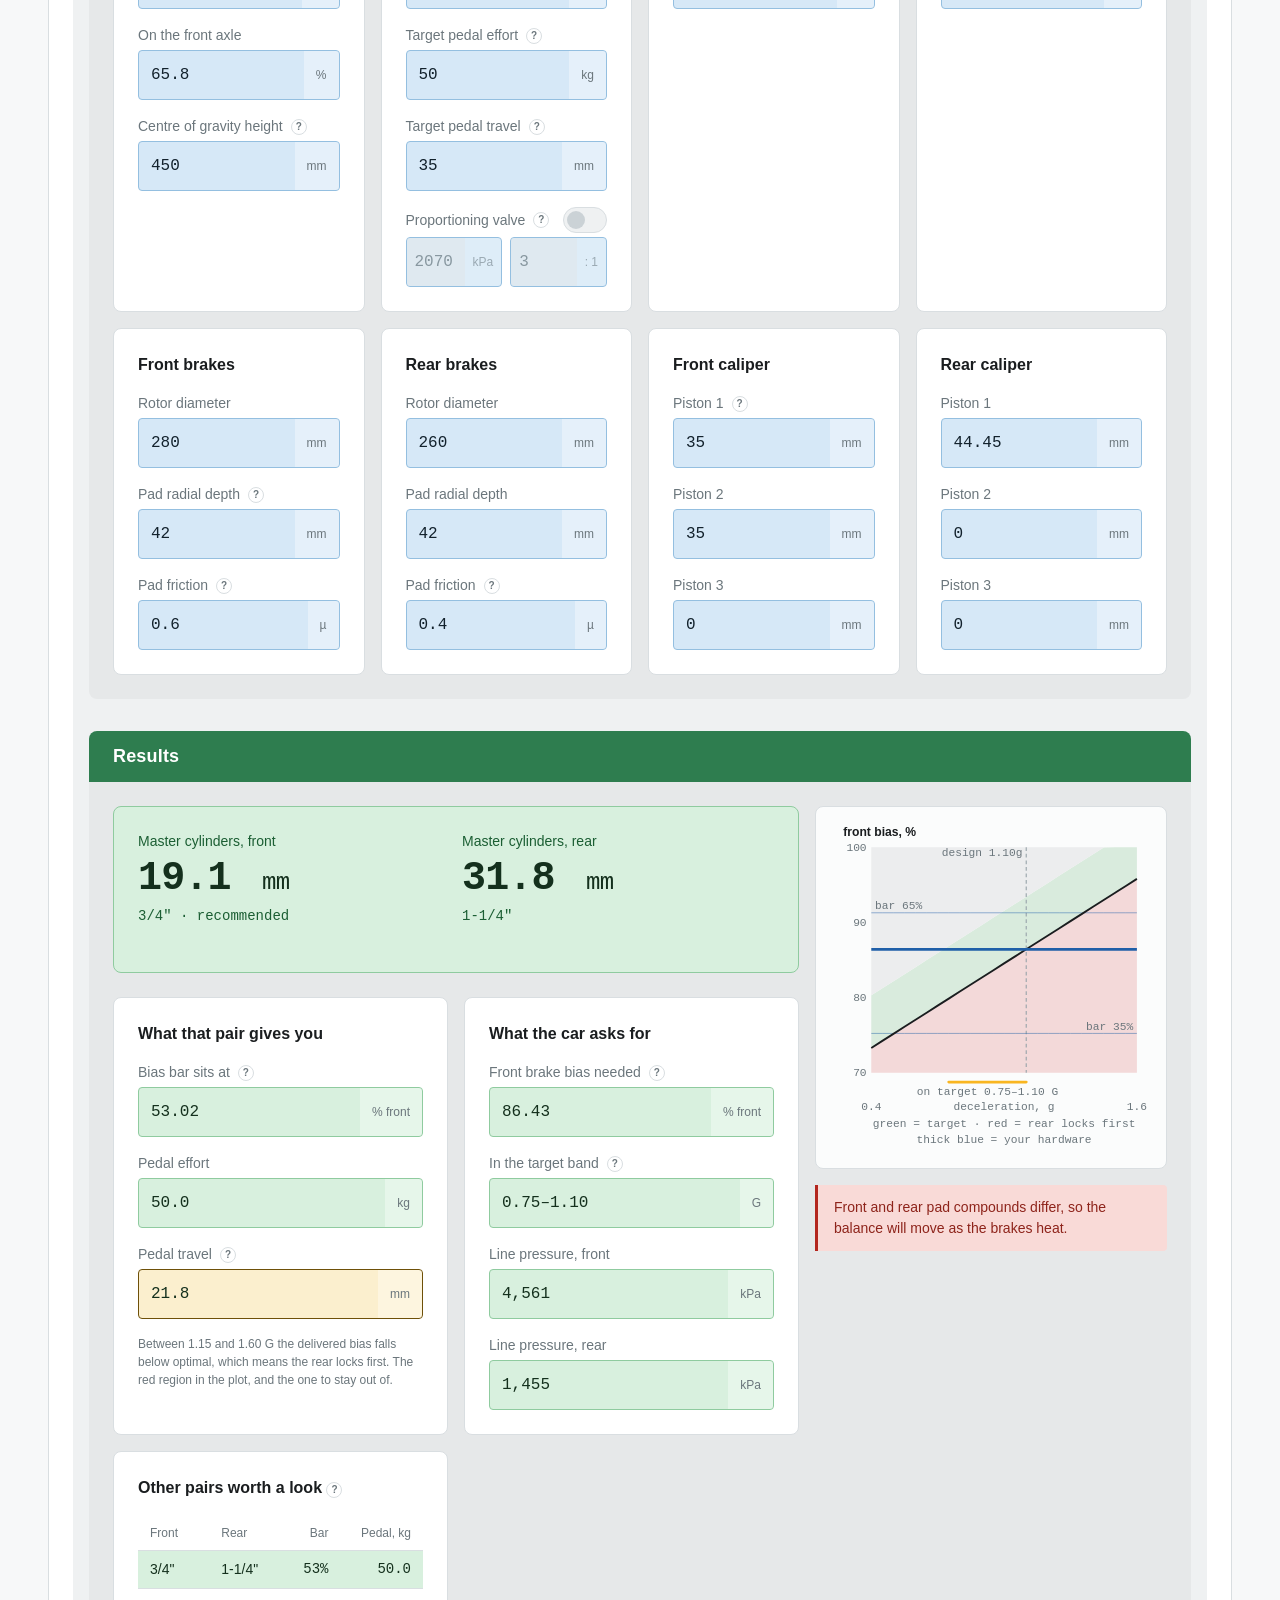
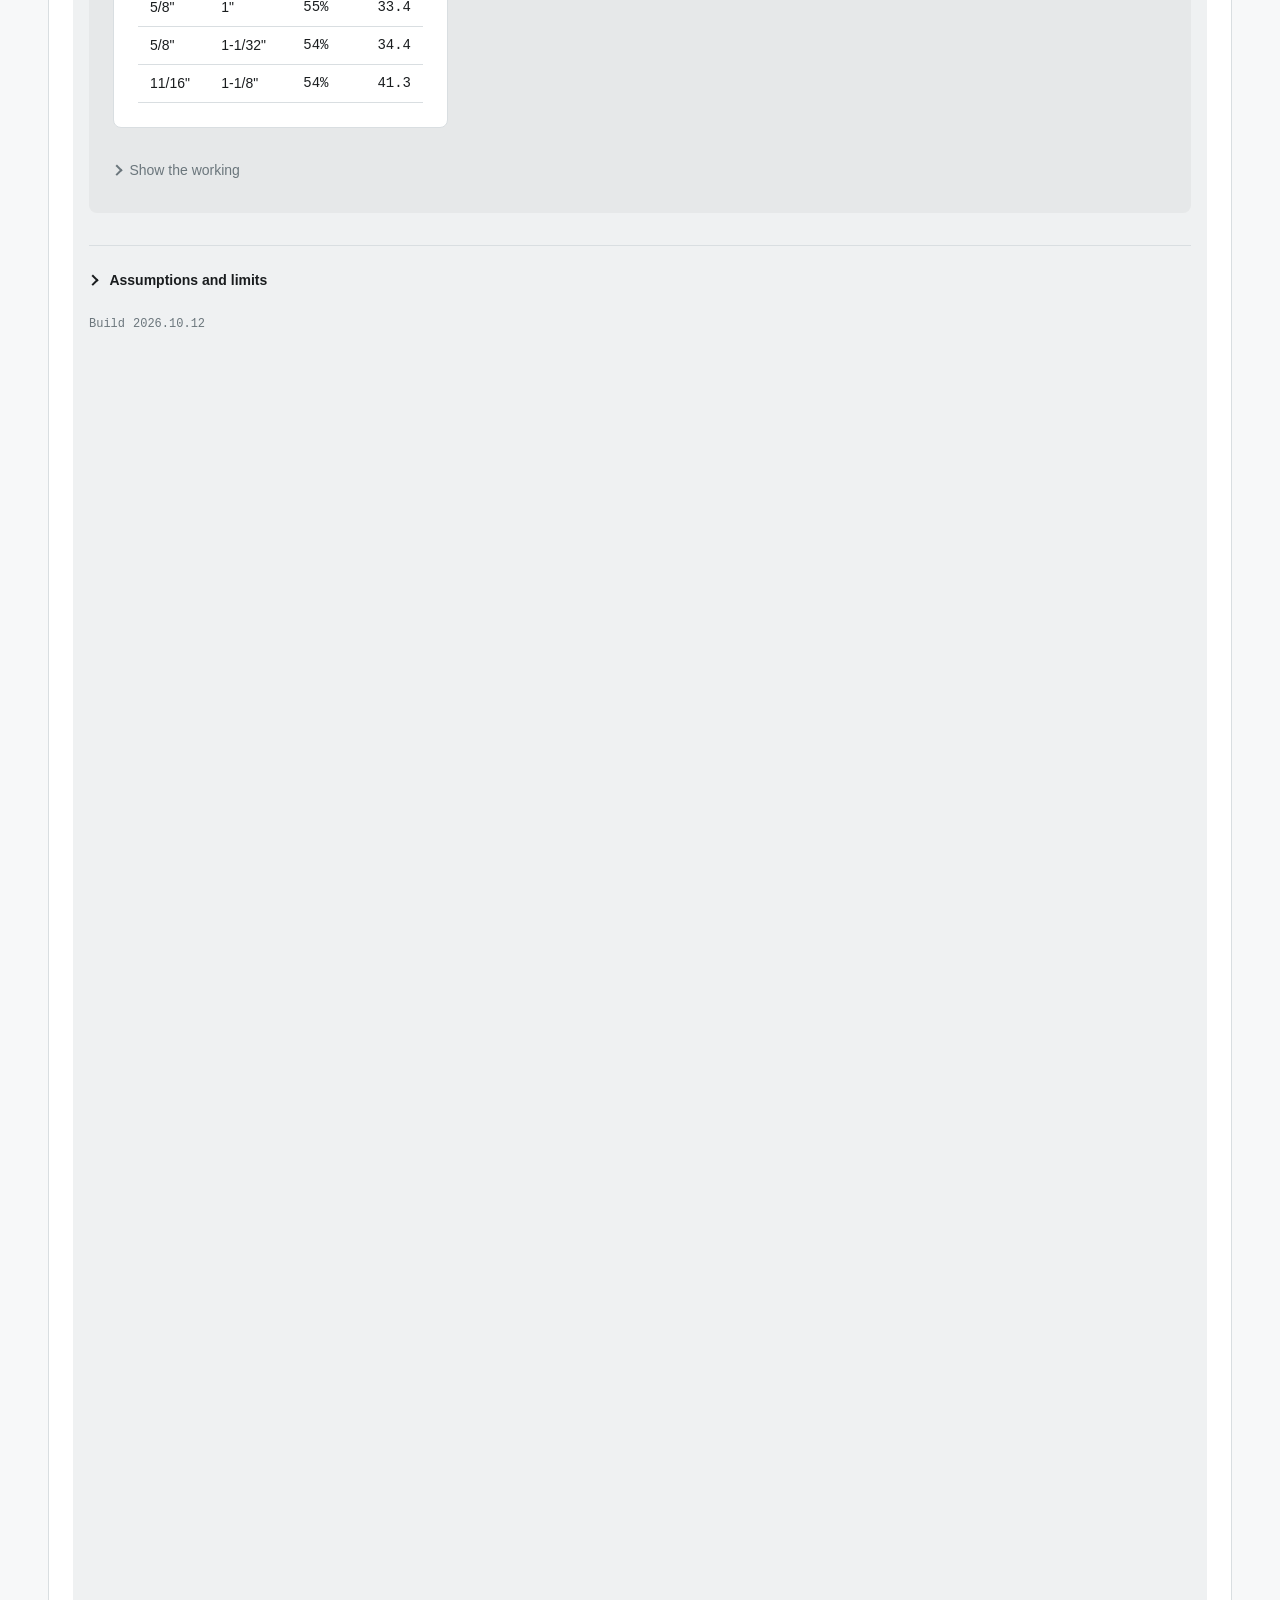
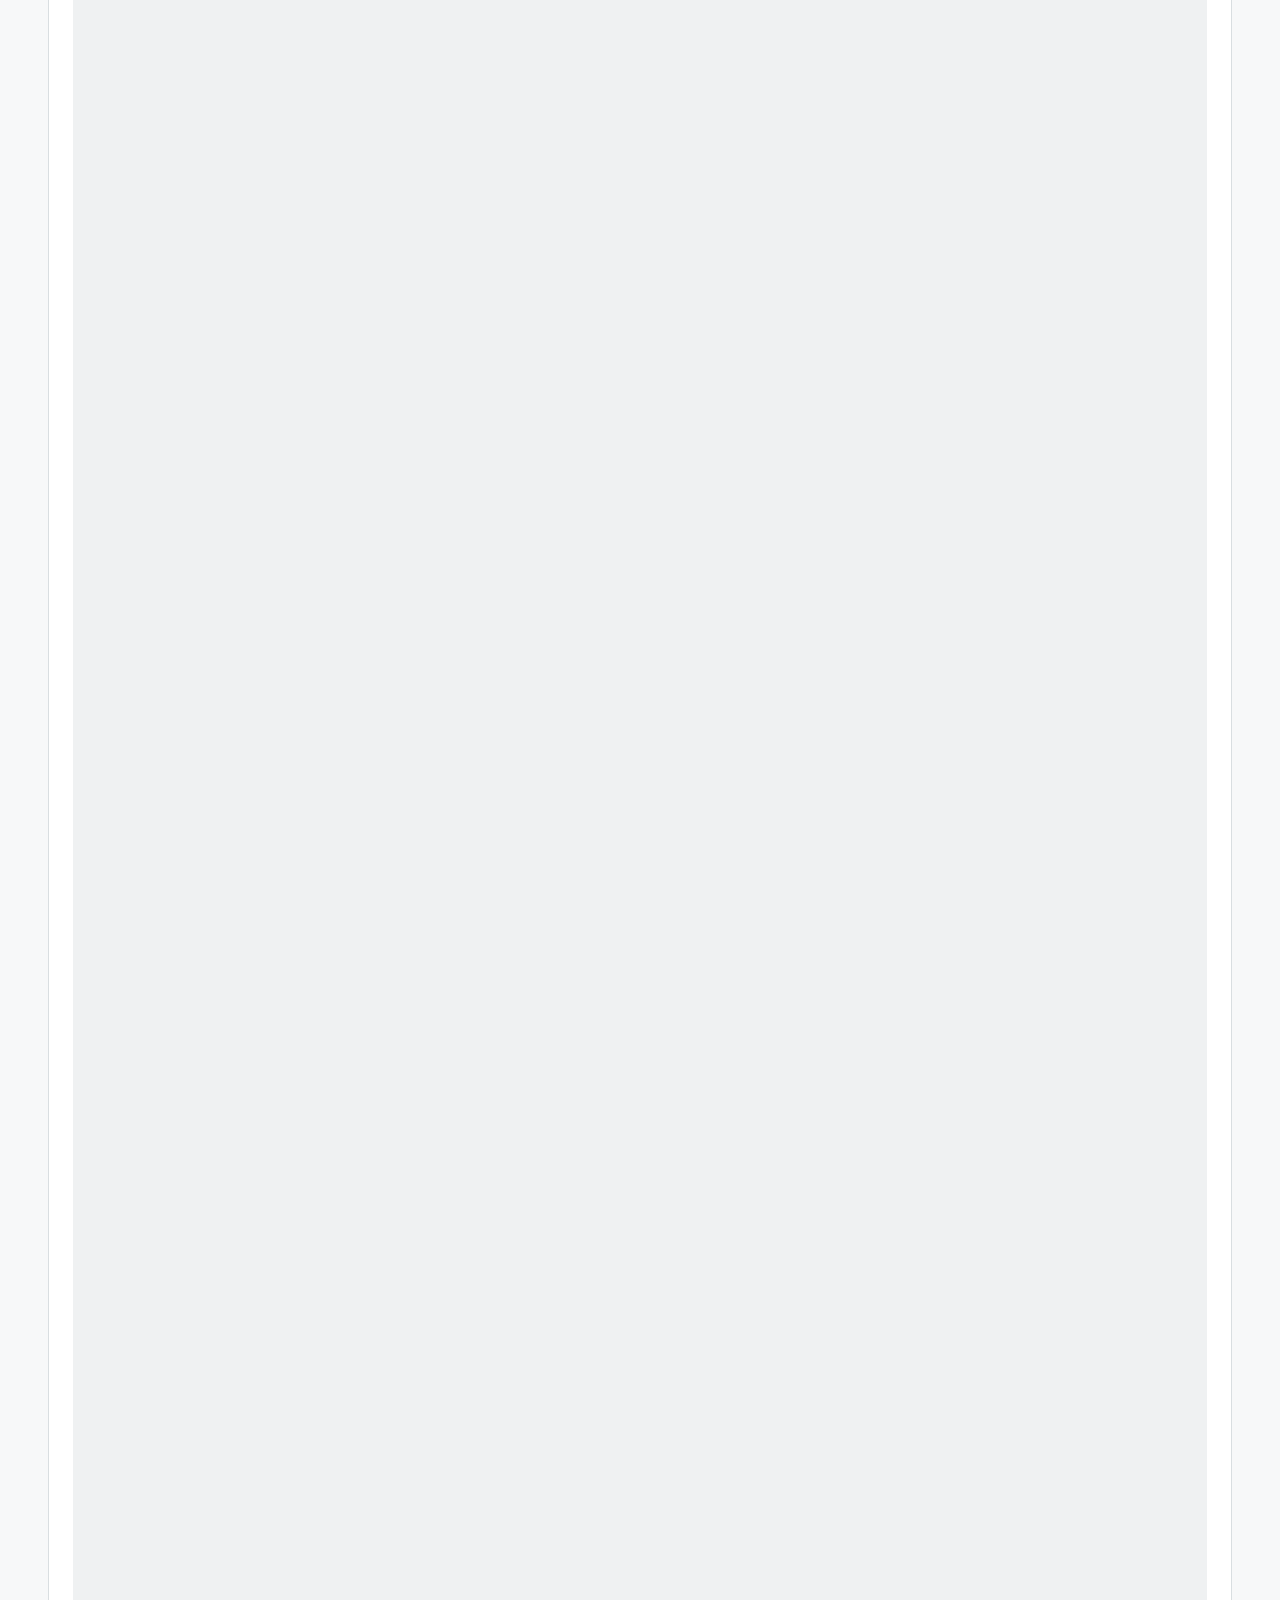
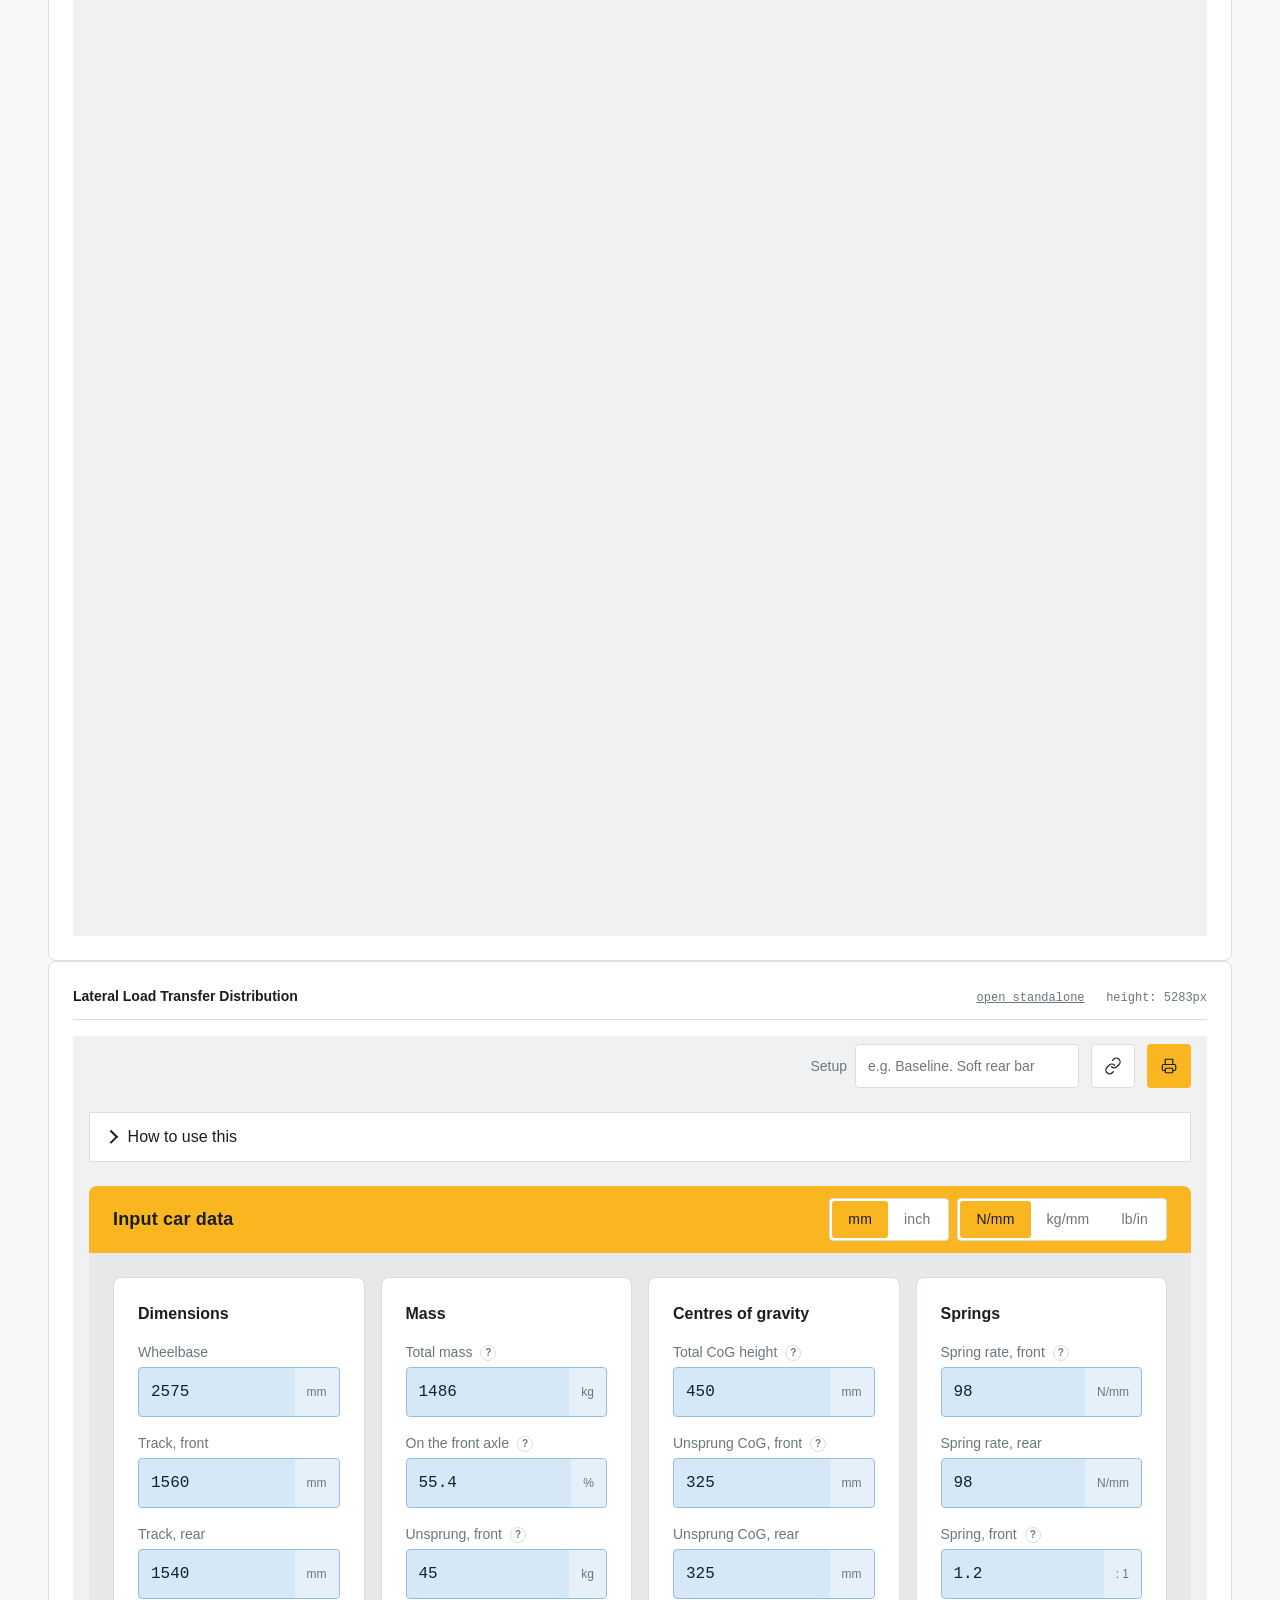
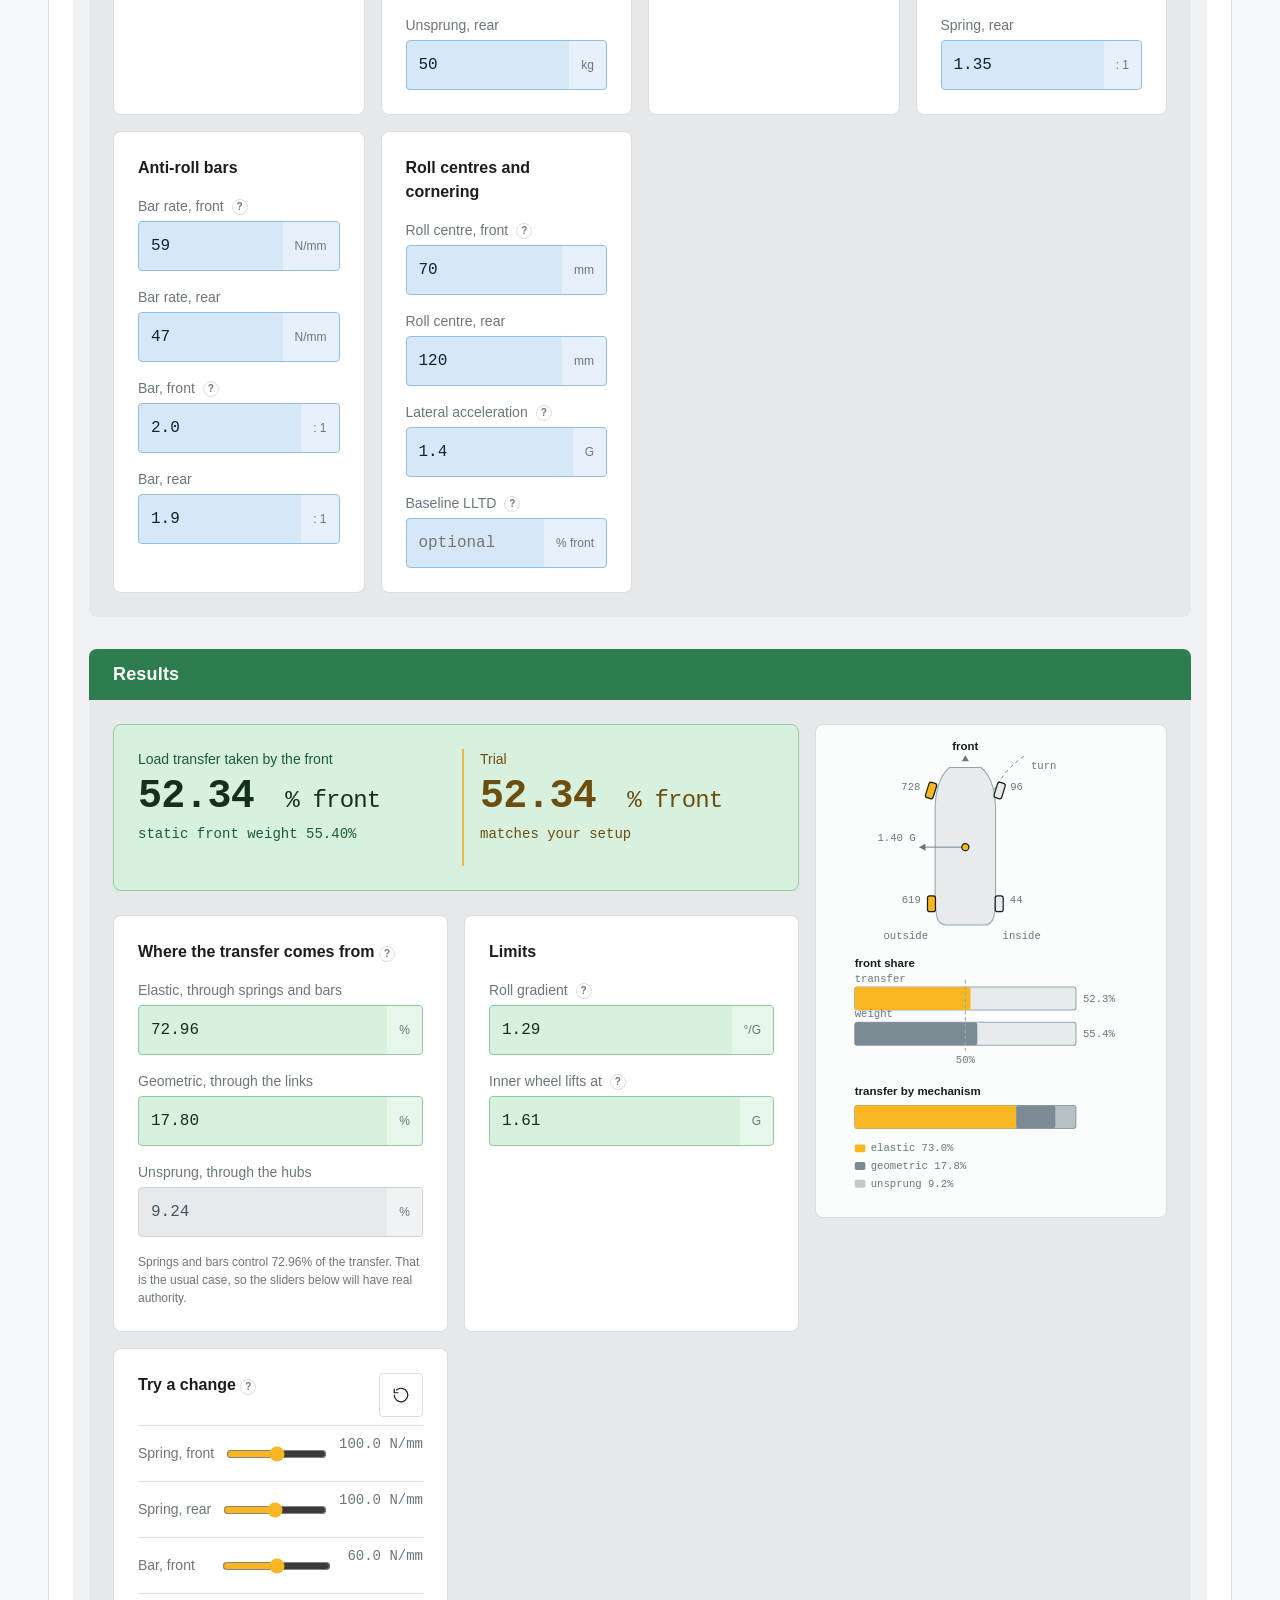
<file: hpa-calculators/preview.html>
<!DOCTYPE html>
<html lang="en">
<head>
<meta charset="utf-8">
<meta name="viewport" content="width=device-width, initial-scale=1">
<title>Preview — HPA Calculators</title>
<link rel="stylesheet" href="shared/tokens.css">
<style>
  /* Development harness only. Not deployed, not part of the design system —
     it exists so you can see the calculators embedded the way the real site
     will embed them, rather than opened standalone. */
  body {
    margin: 0;
    padding: var(--space-6) var(--space-5) var(--space-8);
    background: #F7F8F9;
    color: var(--color-ink);
    font-family: var(--font-sans);
    line-height: var(--leading-body);
  }
  .wrap { max-width: 74rem; margin: 0 auto; }
  h1 { margin: 0 0 var(--space-2); font-size: 1.6rem; }
  .lede { max-width: 40rem; margin: 0 0 var(--space-6); color: var(--color-ink-muted); font-size: var(--text-sm); }
  .bar {
    display: flex; flex-wrap: wrap; align-items: center; gap: var(--space-3);
    margin-bottom: var(--space-6); padding: var(--space-4);
    border: 1px solid var(--color-line); border-radius: var(--radius-panel);
    background: #fff; font-size: var(--text-sm);
  }
  .bar__label { color: var(--color-ink-muted); }
  .bar button {
    min-height: 38px; padding: 0 var(--space-4);
    border: 1px solid var(--color-line); border-radius: var(--radius-control);
    background: #fff; font: inherit; font-size: var(--text-sm); cursor: pointer;
  }
  .bar button[aria-pressed="true"] { background: var(--color-brand); border-color: var(--color-brand); color: var(--color-brand-ink); font-weight: 500; }
  .host {
    margin: 0 auto var(--space-7);
    padding: var(--space-5);
    border: 1px solid var(--color-line); border-radius: var(--radius-panel);
    background: #fff;
    transition: max-width 150ms ease;
  }
  .host__title {
    display: flex; justify-content: space-between; align-items: baseline; gap: var(--space-4);
    margin: 0 0 var(--space-4); padding-bottom: var(--space-3);
    border-bottom: 1px solid var(--color-line);
    font-size: var(--text-sm); font-weight: 600;
  }
  .host__meta { color: var(--color-ink-muted); font-weight: 400; font-family: var(--font-figure); font-size: var(--text-xs); }
  .host__meta a { color: inherit; }
  iframe { width: 100%; border: 0; display: block; }
</style>
</head>
<body>
<div class="wrap">

  <h1>Calculator preview</h1>
  <p class="lede">
    Each calculator below is in a real iframe, using the same auto-height
    script that will go into the Silverstripe base template. If the height
    figure updates as you change values or open a panel, the embed is
    working. Use the width buttons to check the mobile layout — the
    calculators reflow to the iframe width, not the browser width.
  </p>

  <div class="bar">
    <span class="bar__label">Frame width</span>
    <button type="button" data-width="100%" aria-pressed="true">Full</button>
    <button type="button" data-width="48rem">Tablet</button>
    <button type="button" data-width="24rem">Phone</button>
  </div>

  <div class="host" id="host-engine">
    <p class="host__title">
      <span>Engine Displacement</span>
      <span class="host__meta">
        <a href="calculators/engine-displacement/" target="_blank">open standalone</a>
        &nbsp; height: <span data-height>—</span>
      </span>
    </p>
    <iframe data-hpa-calc src="calculators/engine-displacement/"
            title="Engine displacement calculator" style="height:620px"></iframe>
  </div>

  <div class="host" id="host-filament">
    <p class="host__title">
      <span>3D Printing Filament Guide</span>
      <span class="host__meta">
        <a href="calculators/filament-guide/" target="_blank">open standalone</a>
        &nbsp; height: <span data-height>—</span>
      </span>
    </p>
    <iframe data-hpa-calc src="calculators/filament-guide/"
            title="3D printing filament guide" style="height:1200px"></iframe>
  </div>

  <div class="host" id="host-brake">
    <p class="host__title">
      <span>Brake System</span>
      <span class="host__meta">
        <a href="calculators/brake-system/" target="_blank">open standalone</a>
        &nbsp; height: <span data-height>—</span>
      </span>
    </p>
    <iframe data-hpa-calc src="calculators/brake-system/"
            title="Brake system calculator" style="height:1200px"></iframe>
  </div>

  <div class="host" id="host-lltd">
    <p class="host__title">
      <span>Lateral Load Transfer Distribution</span>
      <span class="host__meta">
        <a href="calculators/lateral-load-transfer/" target="_blank">open standalone</a>
        &nbsp; height: <span data-height>—</span>
      </span>
    </p>
    <iframe data-hpa-calc src="calculators/lateral-load-transfer/"
            title="Lateral load transfer distribution calculator" style="height:1200px"></iframe>
  </div>

  <div class="host" id="host-spring">
    <p class="host__title">
      <span>Spring Rate from Ride Frequency</span>
      <span class="host__meta">
        <a href="calculators/spring-rate/" target="_blank">open standalone</a>
        &nbsp; height: <span data-height>—</span>
      </span>
    </p>
    <iframe data-hpa-calc src="calculators/spring-rate/"
            title="Spring rate calculator" style="height:1000px"></iframe>
  </div>

  <div class="host" id="host-arb">
    <p class="host__title">
      <span>Anti-Roll Bar Stiffness</span>
      <span class="host__meta">
        <a href="calculators/anti-roll-bar/" target="_blank">open standalone</a>
        &nbsp; height: <span data-height>—</span>
      </span>
    </p>
    <iframe data-hpa-calc src="calculators/anti-roll-bar/"
            title="Anti-roll bar stiffness calculator" style="height:1000px"></iframe>
  </div>

  <div class="host" id="host-cog">
    <p class="host__title">
      <span>Centre of Gravity</span>
      <span class="host__meta">
        <a href="calculators/centre-of-gravity/" target="_blank">open standalone</a>
        &nbsp; height: <span data-height>—</span>
      </span>
    </p>
    <iframe data-hpa-calc src="calculators/centre-of-gravity/"
            title="Centre of gravity calculator" style="height:1000px"></iframe>
  </div>

  <div class="host" id="host-belt">
    <p class="host__title">
      <span>Belt Length and Pulley Ratio</span>
      <span class="host__meta">
        <a href="calculators/belt-length/" target="_blank">open standalone</a>
        &nbsp; height: <span data-height>—</span>
      </span>
    </p>
    <iframe data-hpa-calc src="calculators/belt-length/"
            title="Belt length calculator" style="height:760px"></iframe>
  </div>

</div>

<script>
/* This is the production snippet from EMBEDDING.md, with the origin
   allowlist pointed at wherever you're serving from locally. */
(function () {
  var ALLOWED_ORIGINS = [window.location.origin];

  function findFrame(source) {
    var frames = document.querySelectorAll('iframe[data-hpa-calc]');
    for (var i = 0; i < frames.length; i++) {
      if (frames[i].contentWindow === source) return frames[i];
    }
    return null;
  }

  window.addEventListener('message', function (event) {
    if (ALLOWED_ORIGINS.indexOf(event.origin) === -1) return;

    var data = event.data;
    if (!data || data.type !== 'hpa:calc:height') return;

    var height = parseInt(data.height, 10);
    if (!height || height < 50 || height > 8000) return;

    var frame = findFrame(event.source);
    if (!frame) return;

    frame.style.height = height + 'px';

    // Preview-only: show the reported height so you can see it working.
    var readout = frame.closest('.host').querySelector('[data-height]');
    if (readout) readout.textContent = height + 'px';
  });

  // Width buttons, to check the responsive reflow.
  var buttons = document.querySelectorAll('.bar button');
  buttons.forEach(function (button) {
    button.addEventListener('click', function () {
      buttons.forEach(function (b) { b.setAttribute('aria-pressed', 'false'); });
      button.setAttribute('aria-pressed', 'true');
      document.querySelectorAll('.host').forEach(function (host) {
        host.style.maxWidth = button.dataset.width;
      });
    });
  });
})();
</script>
</body>
</html>
</file>
<file: hpa-calculators/shared/tokens.css>
/* ==========================================================================
   tokens.css — the design language for all HPA calculators.

   The ONLY file you edit to rebrand. Every calculator reads these variables,
   so a change here changes every calculator at once.

   Colour is organised by FIELD ROLE, taken from the XD mock. That's a
   stronger system than naming colours by appearance, because a field's
   colour then tells the user whether they can touch it:

       blue   you type here
       grey   we worked this out, read only
       green  this is the answer

   Section headers follow the same logic: yellow for inputs, grey for
   intermediate calculations, green for results.
   ========================================================================== */

:root {

  /* ---- Brand ------------------------------------------------------------ */

  --color-brand:        #F9B621;   /* HPA primary yellow                    */
  --color-brand-hover:  #E0A314;

  /* Dark text on the yellow, not white. White on #F9B621 is about 2:1,
     which is unreadable in a workshop and fails WCAG by a wide margin.
     The yellow itself is untouched.                                       */
  --color-brand-ink:    #1A1D1F;

  /* ---- Surfaces and text ------------------------------------------------ */

  --color-surface:      #FFFFFF;
  --color-surface-sunk: #EFF1F2;   /* page/panel backing, as in the mock    */
  --color-ink:          #1A1D1F;
  --color-ink-muted:    #6B767C;
  --color-line:         #D9DEE1;

  /* ---- Field roles ------------------------------------------------------
     Backgrounds are kept pale so the value itself stays the high-contrast
     element. Borders carry the role at a stronger saturation for anyone who
     can't separate the pale fills.                                        */

  --field-input-bg:      #D6E8F7;   /* editable                             */
  --field-input-border:  #94BFE0;
  --field-input-ink:     #12212C;

  --field-locked-bg:     #E7EAEC;   /* intermediate, read only              */
  --field-locked-border: #CBD2D6;
  --field-locked-ink:    #4A5559;

  --field-result-bg:     #D8F0DE;   /* result                               */
  --field-result-border: #8FCB9F;
  --field-result-ink:    #14301D;

  /* ---- Section headers --------------------------------------------------
     The intermediate grey and results green are darker than the mock's, so
     white header text clears 4.5:1. Same hues, more contrast.             */

  --header-input-bg:        var(--color-brand);
  --header-input-ink:       var(--color-brand-ink);
  --header-result-bg:       #2E7D4F;
  --header-dark-ink:        #FFFFFF;

  /* A trial value: something being tried out rather than the setup you
     entered or a computed result. Brand amber, so it reads as "in hand"
     against the blue of inputs and the green of results, and nobody mistakes
     an experiment for a measurement.                                        */
  --field-trial-bg:      #FDF1D4;
  --field-trial-border:  #E8B94E;
  --field-trial-ink:     #6B4E10;

  /* Up to six overlaid series on one plot. Chosen to stay apart for the
     common forms of colour blindness, since the shapes sit on top of one
     another and a legend is the only other way to tell them apart. */
  --series-1: #1F5FA8;
  --series-2: #D97706;
  --series-3: #0F766E;
  --series-4: #9333EA;
  --series-5: #BE123C;
  --series-6: #4D7C0F;

  /* The line under judgement on a plot. Blue, because it has to be legible
     against every zone colour and distinct from the black optimal line it is
     being compared with. */
  --plot-actual:  #1F5FA8;

  /* Plot zones. Deliberately pale: they classify the background so a line
     can be read against them, and must never compete with the line itself. */
  --zone-danger:  #F3D9D9;
  --zone-target:  #D9EBDD;
  --zone-excess:  #ECEDEE;

  /* ---- Status -----------------------------------------------------------
     Three states, used by warnings and by any field that can go out of
     range. Each pairs a fill with a text colour that passes on it.        */

  --status-ok-ink:       #1B5E33;
  --status-caution-bg:   #FBEFCE;
  --status-caution-ink:  #6E5008;
  --status-warn-bg:      #F9DAD7;
  --status-warn-ink:     #8E241B;

  --color-danger:        #B3261E;   /* validation errors                    */

  /* ---- Diagram ----------------------------------------------------------
     Schematics are line drawings, not illustrations. Three roles only:
     the driving part, the driven part, and the thing connecting them.
     Keeping it to three stops later calculators inventing their own.     */

  --diagram-bg:      #FBFCFC;
  --diagram-line:    #9AA5AB;   /* outlines, centre lines                 */
  --diagram-drive:   var(--color-brand);
  --diagram-driven:  #7C8B93;
  --diagram-belt:    #1A1D1F;   /* the connecting element                 */
  --diagram-fill:    #E7EBED;   /* bodies of components                   */
  --diagram-dim:     #6B767C;   /* dimension lines and their labels       */

  /* Focus is deliberately not brand yellow — a yellow ring on a yellow
     button is invisible, and keyboard users need to see where they are.   */
  --color-focus:         #0B6FD0;
  --focus-ring:          0 0 0 3px color-mix(in srgb, var(--color-focus) 40%, transparent);

  /* ---- Type --------------------------------------------------------------
     Two roles. The second is subject-driven rather than decorative: this
     audience reads dyno sheets, ECU tables and logger traces, all of which
     set figures in aligned fixed-width columns. Matching that makes a
     readout look like an instrument, and stops digits jittering as a value
     recalculates.

     Both stacks are system fonts, so there's no network cost. That matters
     more than usual inside an iframe, where a webfont adds a visible
     reflow in a second document the visitor is already waiting on. Drop
     your brand face into --font-sans when you're ready; see the README.  */

  --font-sans:   "Inter var", "Inter", -apple-system, BlinkMacSystemFont,
                 "Segoe UI", Roboto, "Helvetica Neue", Arial, sans-serif;
  --font-figure: ui-monospace, "SF Mono", "Cascadia Mono", "Roboto Mono",
                 Menlo, Consolas, monospace;

  /* 1.25 scale from a 16px base, rounded to whole pixels. */
  --text-xs:   0.75rem;    /* 12px  units, footnotes, working panel        */
  --text-sm:   0.875rem;   /* 14px  labels, help text                      */
  --text-base: 1rem;       /* 16px  body and inputs (16px stops iOS zoom)  */
  --text-lg:   1.125rem;   /* 18px  section headers                        */
  --text-xl:   1.5rem;     /* 24px  secondary readouts                     */
  --text-2xl:  2.5rem;     /* 40px  the primary answer                     */

  --weight-medium: 500;
  --weight-bold:   650;

  --leading-tight: 1.15;
  --leading-body:  1.5;

  /* ---- Space -------------------------------------------------------------
     4px grid, and the scale runs generous at the top end on purpose. The
     brief asks for spacious and clearly segmented, so panel padding and
     the gaps between sections come from --space-5 and up, never --space-2.
     Using the scale rather than ad-hoc values is what keeps a calculator
     built next year feeling like one built today.                         */

  --space-1: 0.25rem;
  --space-2: 0.5rem;
  --space-3: 0.75rem;
  --space-4: 1rem;
  --space-5: 1.5rem;
  --space-6: 2rem;

  /* ---- Shape -------------------------------------------------------------
     Two radii, and the difference carries meaning:
       --radius-control  things you touch (fields, buttons, toggles)
       --radius-panel    things that contain other things
     Resist a third. One radius everywhere flattens hierarchy; five reads
     as indecision.                                                        */

  --radius-control: 4px;
  --radius-panel:   8px;
  --border-width:   1px;

  /* ---- Interaction ------------------------------------------------------ */

  --accent:   var(--color-brand);   /* native range/checkbox/radio pick this up */
  --duration: 120ms;
  --easing:   cubic-bezier(0.2, 0, 0.3, 1);
}

@media (prefers-reduced-motion: reduce) {
  :root { --duration: 0ms; }
}
</file>
<file: hpa-calculators/shared/calculator.css>
/* ==========================================================================
   calculator.css — shared components. Consumes tokens.css and defines no
   colours or sizes of its own.

   Selectors are single-class throughout, no descendant or element-type
   selectors. Everything sits at one specificity level, so nothing silently
   overrides anything else and classes compose freely. That discipline is
   what stops the seventh calculator needing !important.
   ========================================================================== */

*, *::before, *::after { box-sizing: border-box; }

html { -webkit-text-size-adjust: 100%; }

/* The sole intentional use of !important in this codebase. `hidden` is a
   semantic contract — "this element does not render," full stop — and any
   class that sets its own `display` (.groups, .results, .diagram, and any
   later addition) silently wins over the browser's default `[hidden] {
   display: none }` rule, because an author stylesheet overrides the User
   Agent stylesheet at equal specificity regardless of source order. That is
   exactly how #sizing-groups shipped: `.hidden = true` was set correctly in
   JS, the attribute was present in the DOM, and the element stayed on
   screen anyway, 256px tall, because `.groups { display: grid }` quietly
   overrode it. `!important` here isn't a specificity workaround for a
   mistake elsewhere — it's restoring the one guarantee `hidden` is supposed
   to make, and every future `display`-setting class inherits the fix
   automatically instead of needing its own `[hidden]` override. */
[hidden] { display: none !important; }

body {
  margin: 0;
  background: var(--color-surface-sunk);
  color: var(--color-ink);
  font-family: var(--font-sans);
  font-size: var(--text-base);
  line-height: var(--leading-body);
  accent-color: var(--accent);
}

/* --- Shell ---------------------------------------------------------------
   A modest inline gutter so text never sits against the iframe edge. If the
   host page already provides its own padding, add class="calc calc--flush"
   to remove it rather than editing this file. */

.calc {
  max-width: 76rem;
  padding: var(--space-2) var(--space-4) var(--space-6);
}

/* On screen the title and description live in the Silverstripe page, for
   search ranking, so they're hidden here to avoid duplicating them. They
   reappear in print, where the sheet has to identify itself. */

.calc__head {
  display: flex;
  flex-wrap: wrap;
  align-items: center;
  justify-content: flex-end;
  gap: var(--space-4);
  margin-bottom: var(--space-5);
}

/* Hidden visually but kept in the accessibility tree, so the iframe still
   announces what it is. */
.calc__title,
.calc__intro {
  position: absolute;
  width: 1px; height: 1px;
  padding: 0; margin: -1px;
  overflow: hidden;
  clip: rect(0 0 0 0);
  white-space: nowrap;
  border: 0;
}

.calc__tools {
  display: flex;
  flex-wrap: wrap;
  align-items: center;
  gap: var(--space-3);
}

/* --- Setup name ----------------------------------------------------------
   Labels the printout. Without it a binder full of sheets is a binder full
   of identical sheets. Travels in the share URL too, so a link arrives
   already named. */

.setup {
  display: flex;
  align-items: center;
  gap: var(--space-2);
}

.setup__label {
  color: var(--color-ink-muted);
  font-size: var(--text-sm);
}

.setup__input {
  width: 14rem;
  min-height: 44px;
  padding: 0 var(--space-3);
  border: var(--border-width) solid var(--color-line);
  border-radius: var(--radius-control);
  background: var(--color-surface);
  color: var(--color-ink);
  font: inherit;
  font-size: var(--text-sm);
}

.setup__input:focus { outline: none; box-shadow: var(--focus-ring); }

/* --- Print header --------------------------------------------------------
   Print only. Carries the identifying detail a filed sheet needs: what
   calculator, which setup, which units, and when. */

.sheet { display: none; }

/* --- Sections ------------------------------------------------------------
   A section is a coloured header plus a body of groups. The header colour
   states the section's role, matching the mock: yellow inputs, grey
   intermediate, green results. */

.section { margin-bottom: var(--space-6); }

.section__header {
  display: flex;
  align-items: center;
  justify-content: space-between;
  gap: var(--space-4);
  padding: var(--space-3) var(--space-5);
  border-radius: var(--radius-panel) var(--radius-panel) 0 0;
  background: var(--header-input-bg);
  color: var(--header-input-ink);
  font-size: var(--text-lg);
  font-weight: var(--weight-bold);
  letter-spacing: 0.01em;
}

.section__header--result {
  background: var(--header-result-bg);
  color: var(--header-dark-ink);
}

.section__body {
  padding: var(--space-5);
  border-radius: 0 0 var(--radius-panel) var(--radius-panel);
  background: #0000000a;
}

/* --- Groups --------------------------------------------------------------
   auto-fit does the responsive work with no breakpoints: four columns on a
   wide embed, two on a tablet, one on a phone, and it reflows to the actual
   iframe width rather than the device width. */

.groups {
  display: grid;
  grid-template-columns: repeat(auto-fit, minmax(15rem, 1fr));
  gap: var(--space-4);
  /* Stretch, not start: groups in a row end up equal height, so the spare
     space sits inside a card border instead of dangling beneath it. */
  align-items: stretch;
}

.groups--pair { grid-template-columns: repeat(auto-fit, minmax(16rem, 1fr)); }
.groups--spaced { margin-top: var(--space-5); }

/* --- Results layout -----------------------------------------------------
   The diagram sits beside the numbers rather than above them, which halves
   the scroll height and sizes the drawing to the amount of detail it
   actually carries. Below 60rem it drops under, numbers first — on a phone
   the answer should arrive before the picture. */

.results {
  display: grid;
  gap: var(--space-4);
  align-items: start;
}

/* Grid and flex children default to min-width:auto, which lets wide content
   (a chart, a long readout) push a column past its track and break the
   layout. Setting it once here means no calculator has to remember. */
.results > * { min-width: 0; }

@media (min-width: 60rem) {
  .results { grid-template-columns: minmax(0, 1fr) 22rem; }
}

.results__main { min-width: 0; }

.results__side {
  display: grid;
  gap: var(--space-4);
  min-width: 0;
}

.group {
  padding: var(--space-5);
  border: var(--border-width) solid var(--color-line);
  border-radius: var(--radius-panel);
  background: var(--color-surface);
}

.group__note {
  margin: var(--space-3) 0 0;
  color: var(--color-ink-muted);
  font-size: var(--text-xs);
  line-height: var(--leading-body);
}

/* A group whose title carries an action. The action sits in the corner so
   it costs no vertical space, which a full-width button did. */
.group__head {
  display: flex;
  align-items: flex-start;
  justify-content: space-between;
  gap: var(--space-3);
}

.group__head .group__title { margin-bottom: 0; }

.group__title {
  margin: 0 0 var(--space-4);
  font-size: var(--text-base);
  font-weight: var(--weight-bold);
}

/* --- Fields --------------------------------------------------------------
   One markup shape for every field, with the role as a modifier class:
   .field__control--locked / --result, and the unmodified base for inputs. */

.field {
  display: grid;
  gap: var(--space-1);
  margin-bottom: var(--space-4);
}

.field:last-child { margin-bottom: 0; }

.field__label {
  display: flex;
  align-items: center;
  gap: var(--space-2);
  color: var(--color-ink-muted);
  font-size: var(--text-sm);
}

.field__control {
  display: flex;
  align-items: stretch;
  overflow: hidden;
  border: var(--border-width) solid var(--field-input-border);
  border-radius: var(--radius-control);
  background: var(--field-input-bg);
  transition: box-shadow var(--duration) var(--easing);
}

.field__control:focus-within { box-shadow: var(--focus-ring); }

.field__control--locked {
  border-color: var(--field-locked-border);
  background: var(--field-locked-bg);
}

.field__control--result {
  border-color: var(--field-result-border);
  background: var(--field-result-bg);
}

.field__control--caution {
  border-color: var(--status-caution-ink);
  background: var(--status-caution-bg);
}

.field__control--warn {
  border-color: var(--status-warn-ink);
  background: var(--status-warn-bg);
}

/* --- Inputs --------------------------------------------------------------
   16px minimum: anything smaller makes iOS Safari zoom the page on focus,
   which inside an iframe is disorienting and hard to undo. */

.input {
  flex: 1;
  min-width: 0;
  padding: var(--space-3);
  border: 0;
  background: transparent;
  color: var(--field-input-ink);
  font: inherit;
  font-family: var(--font-figure);
  font-size: var(--text-base);
  font-variant-numeric: tabular-nums;
}

.input:focus { outline: none; }      /* ring lives on .field__control */

.input--locked { color: var(--field-locked-ink); }
.input--result { color: var(--field-result-ink); font-weight: var(--weight-medium); }

/* A what-if being explored, distinct from both the entered setup and the
   computed result. */
.table__row--mark .table__cell {
  background: var(--field-result-bg);
  color: var(--field-result-ink);
}

.readout__body--trial {
  padding-left: var(--space-4);
  border-left: 2px solid var(--field-trial-border);
}

/* Space reserved for the tallest state these two can take. A trial panel
   that jumps as you drag a slider is worse than a little whitespace at
   rest: the thing you are reading moves out from under you. */
.readout__alt--steady { min-height: calc(2 * var(--leading-body) * 1em); }
.group__note--steady { min-height: calc(4 * var(--leading-body) * 1em); }

.readout__body--trial .readout__label,
.readout__body--trial .readout__figure,
.readout__body--trial .readout__alt,
.readout__body--trial .readout__unit { color: var(--field-trial-ink); }

/* A rate being tried: the slider, its value, and the change from the setup
   entered. Laid out as a row per component so the four sit as a stack of
   comparable controls. */
.trial {
  margin-top: var(--space-2);
  border-top: var(--border-width) solid var(--color-line);
}

.trial__row {
  display: grid;
  grid-template-columns: minmax(4.5rem, auto) 1fr minmax(5rem, auto);
  align-items: center;
  gap: var(--space-2) var(--space-3);
  padding: var(--space-2) 0;
  border-bottom: var(--border-width) solid var(--color-line);
}

.trial__row:last-of-type { border-bottom: 0; }

.trial__name {
  color: var(--color-ink-muted);
  font-size: var(--text-sm);
}

.trial__value {
  font-family: var(--font-figure);
  font-variant-numeric: tabular-nums;
  font-size: var(--text-sm);
  text-align: right;
  color: var(--field-trial-ink);
}

.trial__value--same { color: var(--color-ink-muted); }

/* Screen shows the sliders; paper shows the figures they were at. */
.trial__print { display: none; }

.trial__delta {
  display: block;
  font-size: var(--text-xs);
  color: var(--color-ink-muted);
}

/* Dropdown, styled to match .input so a select and a number field read as
   the same kind of control. */
.select {
  flex: 1;
  min-width: 0;
  padding: var(--space-3);
  border: 0;
  background: transparent;
  color: var(--field-input-ink);
  font: inherit;
  font-size: var(--text-base);
}

.select:focus { outline: none; }

.input[readonly] { cursor: default; }

/* Spinner arrows are 12px targets and useless on touch. */
.input::-webkit-outer-spin-button,
.input::-webkit-inner-spin-button { -webkit-appearance: none; margin: 0; }
.input[type="number"] { -moz-appearance: textfield; appearance: textfield; }

/* Unit sits inside the border so the whole thing reads as one control. */
.field__unit {
  display: flex;
  align-items: center;
  flex: none;
  padding-inline: var(--space-3);
  background: #ffffff59;
  color: var(--color-ink-muted);
  font-size: var(--text-xs);
  white-space: nowrap;
}

/* --- Help ("?") ----------------------------------------------------------
   A real button, not a span. The previous version was a span with width and
   height set, which inline elements ignore — the glyph escaped its circle.
   inline-flex both fixes that and centres the character properly.

   The explanation expands inline beneath the field rather than floating.
   See shared/help.js for why a popover can't work inside a self-sizing
   iframe. */

.field__help {
  display: inline-flex;
  align-items: center;
  justify-content: center;
  flex: none;
  width: 16px;
  height: 16px;
  padding: 0;
  border: var(--border-width) solid var(--color-line);
  border-radius: 50%;
  background: var(--color-surface);
  color: var(--color-ink-muted);
  font-family: var(--font-sans);
  font-size: 10px;
  font-weight: var(--weight-bold);
  line-height: 1;
  cursor: pointer;
  transition: background-color var(--duration) var(--easing);
}

.field__help:hover {
  border-color: var(--color-ink-muted);
  background: var(--color-surface-sunk);
  color: var(--color-ink);
}

.field__help:focus-visible { outline: none; box-shadow: var(--focus-ring); }

/* Open state, so it's obvious which "?" produced the note below. */
.field__help[aria-expanded="true"] {
  border-color: var(--color-brand);
  background: var(--color-brand);
  color: var(--color-brand-ink);
}

.field__note {
  margin: var(--space-2) 0 0;
  padding: var(--space-3);
  border-left: 2px solid var(--color-brand);
  border-radius: 0 var(--radius-control) var(--radius-control) 0;
  background: var(--color-surface-sunk);
  color: var(--color-ink);
  font-size: var(--text-xs);
  line-height: var(--leading-body);
}

.field__note[hidden] { display: none; }

/* --- Unit switch ---------------------------------------------------------
   Segmented control. Built from radios so it works with the keyboard and
   announces as a group; the radios themselves are visually hidden. */

/* Two unit switches in one header: lengths and rates are independent
   choices, so they get independent controls. Wraps rather than squashing. */
/* On a narrow screen the chart is the fastest way to tell six materials
   apart, so it leads. On a wide one it sits beside the table as before. */
@media screen and (max-width: 860px) {
  .results__side { order: -1; }
}

/* The label column stays put while the rest scrolls, so a row is still
   identifiable six columns along. Without it the property name scrolls away
   and the figures become anonymous. */
.table--compare .table__cell--label,
.table--compare .table__head--label {
  position: sticky;
  left: 0;
  z-index: 1;
  background: var(--color-surface);
}

/* A header with a long title and a five-way switch cannot sit on one line
   at phone width. It wrapped the title to three lines and pushed the switch
   151px past the edge of the page, which made the whole document scroll
   sideways rather than just the table. */
@media screen and (max-width: 700px) {
  .section__header {
    flex-wrap: wrap;
    gap: var(--space-2);
  }

  .switch-set {
    width: 100%;
    justify-content: flex-start;
  }

  /* The switch wraps onto a second line rather than scrolling. Scrolling it
     hid the first option off the left edge, where nothing suggested it was
     there; wrapped, all five are visible and reachable. */
  .unit-switch {
    flex-wrap: wrap;
    max-width: 100%;
  }
}

/* --- Disclosure ---------------------------------------------------------
   The same affordance as .working, built from a button and a class rather
   than a details element, for content that must appear on the printed sheet
   whether or not the reader opened it on screen. A details element cannot be
   forced open from CSS: Chrome hides its content through ::details-content,
   which overriding display does not reach. */

.disclose { margin-top: var(--space-5); }

.disclose__toggle {
  display: flex;
  align-items: center;
  gap: var(--space-3);
  width: 100%;
  padding: var(--space-2) 0;
  border: 0;
  background: none;
  color: var(--color-ink);
  font: inherit;
  font-size: var(--text-sm);
  font-weight: var(--weight-medium);
  text-align: left;
  cursor: pointer;
}

.disclose__toggle:focus-visible { outline: none; box-shadow: var(--focus-ring); }

.disclose__body { display: none; padding-top: var(--space-3); }

.disclose.is-open .disclose__body { display: block; }

.disclose.is-open .section__chevron { transform: rotate(45deg); }

/* --- Radar --------------------------------------------------------------
   Overlaid shapes rather than stacked bars, so what a material IS reads
   before what it scores. Fills are light enough to stack several deep and
   still show the outline of each. */

.radar__ring {
  fill: none;
  stroke: var(--color-line);
  stroke-width: 1;
  stroke-dasharray: 3 3;
}

.radar__spoke { stroke: var(--color-line); stroke-width: 1; }

.radar__shape {
  fill-opacity: 0.12;
  stroke-width: 2;
  stroke-linejoin: round;
}

.radar__shape--0 { fill: var(--series-1); stroke: var(--series-1); }
.radar__shape--1 { fill: var(--series-2); stroke: var(--series-2); }
.radar__shape--2 { fill: var(--series-3); stroke: var(--series-3); }
.radar__shape--3 { fill: var(--series-4); stroke: var(--series-4); }
.radar__shape--4 { fill: var(--series-5); stroke: var(--series-5); }
.radar__shape--5 { fill: var(--series-6); stroke: var(--series-6); }

.radar__key--0 { fill: var(--series-1); }
.radar__key--1 { fill: var(--series-2); }
.radar__key--2 { fill: var(--series-3); }
.radar__key--3 { fill: var(--series-4); }
.radar__key--4 { fill: var(--series-5); }
.radar__key--5 { fill: var(--series-6); }

/* --- Picker -------------------------------------------------------------
   Choosing from a set rather than typing a number. Used by the filament
   guide, where the input is a selection and not a measurement. */

.picker {
  display: grid;
  gap: var(--space-4);
}

.picker__group { min-width: 0; }

.picker__family {
  margin: 0 0 var(--space-2);
  font-size: var(--text-xs);
  font-weight: var(--weight-bold);
  text-transform: uppercase;
  letter-spacing: 0.04em;
  color: var(--color-ink-muted);
}

.picker__chips {
  display: flex;
  flex-wrap: wrap;
  gap: var(--space-2);
}

.picker__note {
  margin: var(--space-4) 0 0;
  font-size: var(--text-xs);
  color: var(--color-ink-muted);
}

.chip {
  padding: var(--space-2) var(--space-4);
  border: var(--border-width) solid var(--field-input-border);
  border-radius: var(--radius-control);
  background: var(--field-input-bg);
  color: var(--field-input-ink);
  font: inherit;
  font-size: var(--text-sm);
  font-weight: var(--weight-medium);
  cursor: pointer;
  transition: background-color var(--duration) var(--easing),
              border-color var(--duration) var(--easing);
}

.chip:hover:not(:disabled) { border-color: var(--color-brand); }

.chip--on {
  border-color: var(--color-brand);
  background: var(--color-brand);
  color: var(--color-brand-ink);
}

.chip:disabled { opacity: 0.4; cursor: not-allowed; }

.chip:focus-visible { outline: none; box-shadow: var(--focus-ring); }

/* --- Rating bar ---------------------------------------------------------
   A length, so several can be scanned down a column faster than numbers. */

.bar {
  display: block;
  width: 100%;
  min-width: 48px;
  height: 10px;
  border-radius: 999px;
  background: var(--color-surface-sunk);
  overflow: hidden;
}

.bar__fill {
  display: block;
  height: 100%;
  border-radius: 999px;
  background: var(--color-brand);
}

.bar--none {
  display: block;
  font-size: var(--text-xs);
  color: var(--color-ink-muted);
}

/* --- Tag ----------------------------------------------------------------
   A word carrying a level, coloured so the level reads before the word. */

.tag {
  display: inline-block;
  padding: 2px var(--space-2);
  border-radius: var(--radius-control);
  font-size: var(--text-xs);
  font-weight: var(--weight-medium);
  white-space: nowrap;
}

.tag--easy { background: var(--field-result-bg); color: var(--status-ok-ink); }
.tag--manageable { background: var(--field-result-bg); color: var(--status-ok-ink); }
.tag--demanding { background: var(--status-caution-bg); color: var(--status-caution-ink); }
.tag--specialist { background: var(--status-warn-bg); color: var(--status-warn-ink); }

/* Comparison table: a label column and one column per thing compared. */
.table--compare .table__cell { vertical-align: middle; }

/* The rated rows carry a bar rather than a figure, so they sit tighter. */
.table__row--rated .table__cell { padding-block: var(--space-2); }

.table__unit {
  display: block;
  font-size: var(--text-xs);
  font-weight: 400;
  color: var(--color-ink-muted);
}

.table__cell--blank { color: var(--color-ink-muted); font-size: var(--text-xs); }

/* --- Toggle -------------------------------------------------------------
   An on/off switch that carries its state in colour and position rather than
   in words, for a setting whose label already says what is being switched.

   Its own component, not a variant of .unit-switch: making it one meant
   overriding the shared rules, and those overrides landed inside the
   :checked and :focus-visible compound selectors and broke every unit
   switch in the build. */

.toggle {
  display: inline-flex;
  align-items: center;
  flex: 0 0 auto;
  cursor: pointer;
}

.toggle__input {
  position: absolute;
  opacity: 0;
  pointer-events: none;
}

.toggle__track {
  display: block;
  width: 44px;
  height: 26px;
  padding: 3px;
  border: var(--border-width) solid var(--color-line);
  border-radius: 999px;
  background: var(--color-surface-sunk);
  transition: background-color var(--duration) var(--easing),
              border-color var(--duration) var(--easing);
}

.toggle__knob {
  display: block;
  width: 18px;
  height: 18px;
  border-radius: 50%;
  background: var(--field-locked-border);
  transition: transform var(--duration) var(--easing),
              background-color var(--duration) var(--easing);
}

.toggle__input:checked + .toggle__track {
  border-color: var(--status-ok-ink);
  background: var(--field-result-bg);
}

.toggle__input:checked + .toggle__track .toggle__knob {
  transform: translateX(18px);
  background: var(--status-ok-ink);
}

.toggle__input:focus-visible + .toggle__track { box-shadow: var(--focus-ring); }

/* Several small controls on one line, for a setting that is really one
   decision with a couple of parameters hanging off it. The switch sizes to
   its content; the parameters share what is left. */
.field-row {
  display: flex;
  align-items: stretch;
  gap: var(--space-2);
}

.field-row__cell {
  flex: 1 1 0;
  min-width: 0;
}

/* A number input carries an intrinsic width of about twenty characters, so
   without this it refuses to shrink and pushes the row out of its group. */
.field-row__cell .input {
  width: 100%;
  min-width: 0;
  padding-inline: var(--space-2);
}

/* The row is the tightest place a value is shown, so the unit sheds the
   padding it can afford elsewhere. Without this the knee point clipped to
   "20⁝" in a four-column layout. */
.field-row__cell .field__unit { padding-inline: var(--space-2); }

/* A label with a control on the same line, so the row below gets the full
   width of the group. Squeezed into one row the knee point clipped to
   "20⁝" at desktop width. */
.field__head {
  display: flex;
  align-items: center;
  justify-content: space-between;
  gap: var(--space-3);
}

.field__head .field__label { margin-bottom: 0; }

/* Disabled rather than hidden, so throwing the switch never moves the page.
   Styled off :disabled rather than a class so the two cannot drift apart. */
.field-row .input:disabled {
  background: var(--field-locked-bg);
  border-color: var(--field-locked-border);
  color: var(--field-locked-ink);
  opacity: 0.55;
  cursor: not-allowed;
}

.field-row .input:disabled + .field__unit { opacity: 0.55; }

.switch-set {
  display: flex;
  flex-wrap: wrap;
  gap: var(--space-2);
  justify-content: flex-end;
}

.unit-switch {
  display: inline-flex;
  padding: 2px;
  border: var(--border-width) solid var(--color-line);
  border-radius: var(--radius-control);
  background: var(--color-surface);
}

.unit-switch__radio {
  position: absolute;
  opacity: 0;
  pointer-events: none;
}

.unit-switch__radio:checked + .unit-switch__label {
  background: var(--color-brand);
  color: var(--color-brand-ink);
}

.unit-switch__label {
  display: block;
  padding: var(--space-2) var(--space-4);
  border-radius: calc(var(--radius-control) - 1px);
  color: var(--color-ink-muted);
  font-size: var(--text-sm);
  font-weight: var(--weight-medium);
  cursor: pointer;
  white-space: nowrap;
}

.unit-switch__radio:focus-visible + .unit-switch__label {
  box-shadow: var(--focus-ring);
}

/* --- Buttons ------------------------------------------------------------- */

.btn {
  display: inline-flex;
  align-items: center;
  justify-content: center;
  gap: var(--space-2);
  min-height: 44px;              /* smallest reliable touch target */
  padding: 0 var(--space-5);
  border: var(--border-width) solid transparent;
  border-radius: var(--radius-control);
  font: inherit;
  font-size: var(--text-sm);
  font-weight: var(--weight-medium);
  cursor: pointer;
  transition: background-color var(--duration) var(--easing);
}

.btn:focus-visible { outline: none; box-shadow: var(--focus-ring); }

.btn--primary {
  background: var(--color-brand);
  color: var(--color-brand-ink);
}
.btn--primary:hover { background: var(--color-brand-hover); }

.btn--secondary {
  border-color: var(--color-line);
  background: var(--color-surface);
  color: var(--color-ink);
}
.btn--secondary:hover { background: var(--color-surface-sunk); }

.btn--icon { min-width: 44px; padding: 0 var(--space-3); }

/* --- Icon buttons --------------------------------------------------------
   Icon-only is appropriate here because print and copy-link are both
   long-established glyphs. Two rules make that safe: every icon button
   carries an aria-label so it has a name for assistive tech and for voice
   control, and a title so hovering explains it. The 44px box is kept, so
   the target doesn't shrink with the label. */

.btn--icon {
  min-width: 44px;
  padding: 0;
}

.btn__glyph {
  width: 18px;
  height: 18px;
  fill: none;
  stroke: currentColor;
  stroke-width: 1.6;
  stroke-linecap: round;
  stroke-linejoin: round;
  pointer-events: none;   /* clicks belong to the button, not the svg */
}

/* Copy confirmation. With no label to change, the icon swaps to a tick —
   the established pattern for a completed copy. */
/* The two glyph states as an explicit pair, so each has a rule of its own
   rather than one being an invisible hook for the other. */
.btn__glyph--idle { display: block; }
.btn__glyph--done { display: none; }
.btn.is-done .btn__glyph--idle { display: none; }
.btn.is-done .btn__glyph--done { display: block; }
.btn.is-done { border-color: var(--field-result-border); background: var(--field-result-bg); color: var(--status-ok-ink); }

/* --- Diagram -------------------------------------------------------------
   A live schematic, redrawn as values change. It earns its place by showing
   relative proportion — that the drive pulley is twice the driven, that the
   bore is wider than the stroke — which is the thing a column of numbers
   can't convey. */

.diagram {
  padding: var(--space-4);
  border: var(--border-width) solid var(--color-line);
  border-radius: var(--radius-panel);
  background: var(--diagram-bg);
}

.diagram__svg {
  display: block;
  width: 100%;
  height: auto;
  /* Hard ceiling. Without it, a diagram that ends up outside its column
     stretches to the full width of the section and, because the viewBox
     has a fixed aspect ratio, grows just as tall — which is exactly how a
     single stray </div> once turned a 240px schematic into a 700px one.
     Capped, the same mistake reads as slightly odd rather than broken. */
  max-height: 300px;
  overflow: visible;
}

.diagram__body { fill: var(--diagram-fill); stroke: var(--diagram-line); stroke-width: 1.2; }

/* Comparison-bar fills. Primary in brand colour for the figure being
   judged, secondary and faint for what it is judged against. */
.diagram__aero { fill: var(--diagram-drive); stroke: none; }
.diagram__fillbar { fill: var(--diagram-driven); stroke: none; }
.diagram__fillbar--faint { fill: var(--diagram-driven); stroke: none; opacity: 0.45; }

/* Unfilled version, for bore walls and anything else that is a line rather
   than a solid. This exists as a class because an SVG `fill="none"`
   presentation attribute LOSES to any CSS rule that sets fill — which is
   how the cylinder bore came to be filled solid grey all the way down over
   the crank circle while the markup plainly said otherwise. Presentation
   attributes sit below author CSS in the cascade; they are defaults, not
   overrides. */
.diagram__outline { fill: none; stroke: var(--diagram-line); stroke-width: 1.2; }

/* Heavier weight for a part that is the subject of the drawing rather than a
   reference line. A class, not a stroke-width attribute — those lose to the
   class rule above. */
.diagram__outline--heavy { stroke-width: 4; stroke-linecap: round; }
.diagram__rim  { fill: none; stroke-width: 3; }
.diagram__rim--drive  { stroke: var(--diagram-drive); }
.diagram__rim--driven { stroke: var(--diagram-driven); }
.diagram__belt { fill: none; stroke: var(--diagram-belt); stroke-width: 2.4; }

.diagram__axis {
  stroke: var(--diagram-line);
  stroke-width: 1;
  stroke-dasharray: 6 3 2 3;   /* centre line convention */
}

.diagram__dim { fill: none; stroke: var(--diagram-dim); stroke-width: 1; }

/* Solid arrowhead. Needs its own class because a `fill` presentation
   attribute loses to .diagram__dim's fill in the cascade. */
.diagram__arrow { fill: var(--diagram-dim); stroke: none; }

/* Slightly larger than they look, because the drawing is downscaled to fit
   a narrow column — at 11px these would render nearer 9px on screen. */
/* Two text roles in a diagram, and only two.

   --value   every number and dimension: one family, size, weight and
             colour, so nothing in the drawing looks more or less
             authoritative than anything else. Fixed-width and tabular,
             matching the readouts in the results panel.
   --label   a heading for the drawing itself, not a value in it. Currently
             just orientation markers and part names, so it is the one thing
             allowed to be more prominent.

   Mixing three text styles made a diagram read as though some figures
   mattered more than others when they are all just measurements. */

.diagram__value,
.diagram__dim-label {
  fill: var(--diagram-dim);
  font-family: var(--font-figure);
  font-size: 12px;
  font-variant-numeric: tabular-nums;
}

.diagram__label {
  fill: var(--color-ink);
  font-family: var(--font-sans);
  font-size: 13px;
  font-weight: 650;
}

.diagram__label--drive,
.diagram__label--driven { fill: var(--color-ink); }

/* A tall section drawing (piston, rod and crank stacked vertically) needs
   more height than the 300px general ceiling allows. Still capped, for the
   reasons in the .diagram__svg comment above. */
.diagram__svg--tall { max-height: 460px; }

/* Range input. 44px is the default touch target; --slim is for the scrub
   control, which sits in a dense row of diagram controls. Colour comes from
   `accent-color` on body, so there's no cross-browser thumb styling here. */
.range {
  width: 100%;
  height: 44px;
  margin: 0;
  background: transparent;
  cursor: pointer;
}

.range:focus-visible {
  outline: none;
  box-shadow: var(--focus-ring);
  border-radius: var(--radius-control);
}

/* --- Animation controls -------------------------------------------------
   Motion here answers a question the static drawing can't: what changes
   when the stroke or rod length changes. So it's user-triggered and
   scrubbable, never autoplaying — an animation looping unbidden in an
   embedded frame is a distraction, and `prefers-reduced-motion` users get
   the scrub control with no motion at all. */

.diagram__controls {
  display: flex;
  align-items: center;
  gap: var(--space-3);
  margin-top: var(--space-4);
  padding-top: var(--space-3);
  border-top: var(--border-width) solid var(--color-line);
}

.diagram__scrub { flex: 1; min-width: 0; display: flex; }

.diagram__angle {
  flex: none;
  min-width: 5.5em;
  color: var(--color-ink-muted);
  font-family: var(--font-figure);
  font-size: var(--text-xs);
  font-variant-numeric: tabular-nums;
  text-align: right;
}

.btn--small {
  min-height: 32px;
  padding: 0 var(--space-3);
  font-size: var(--text-xs);
}

.btn[aria-pressed="true"] {
  border-color: var(--color-brand);
  background: var(--color-brand);
  color: var(--color-brand-ink);
}

.range--slim { height: 32px; }

/* --- Piston, rod and crank ---------------------------------------------- */

.diagram__piston {
  fill: var(--diagram-fill);
  stroke: var(--diagram-drive);
  stroke-width: 1.6;
}

.diagram__ring { stroke: var(--diagram-drive); stroke-width: 1; opacity: 0.75; }

/* Connecting rod drawn as a profile rather than a line: an I-beam waisted
   between two bosses. Filled so it reads as a part, in the same line weight
   as everything else — a schematic, not an illustration. */
.diagram__rod-beam {
  fill: var(--diagram-fill);
  stroke: var(--diagram-belt);
  stroke-width: 1.4;
  stroke-linejoin: round;
}

.diagram__rod-boss {
  fill: var(--diagram-fill);
  stroke: var(--diagram-belt);
  stroke-width: 1.4;
}

/* Crank throw, counterweight and main journal. The web is the arm from the
   main centreline out to the rod journal. */
.diagram__web {
  fill: none;
  stroke: var(--diagram-belt);
  stroke-width: 5;
  stroke-linecap: round;
  opacity: 0.5;
}

.diagram__counterweight {
  fill: var(--diagram-fill);
  stroke: var(--diagram-line);
  stroke-width: 1.2;
  opacity: 0.75;
}

.diagram__journal {
  fill: var(--color-surface);
  stroke: var(--diagram-belt);
  stroke-width: 1.4;
}

.diagram__pin { fill: var(--color-surface); stroke: var(--diagram-belt); stroke-width: 1.4; }

.diagram__crank {
  fill: none;
  stroke: var(--diagram-line);
  stroke-width: 1.2;
  stroke-dasharray: 4 3;
}

.diagram__swept { fill: var(--diagram-drive); opacity: 0.09; }

/* Centre-of-gravity marker: filled so it reads as a point, not an outline. */
.diagram__cog { fill: var(--diagram-drive); stroke: var(--color-ink); stroke-width: 1.4; }

.diagram__tyre {
  fill: var(--diagram-fill);
  stroke: var(--diagram-belt);
  stroke-width: 1.4;
}

.diagram__hub { fill: none; stroke: var(--diagram-line); stroke-width: 1; }

/* Tread grooves. Seen along the axle a tyre is a section, so the grooves
   read as lines across it. */
/* Car body outline in plan. Removed once when the centre-of-gravity
   silhouette was dropped; needed again for the cornering plan view. */
.diagram__shell {
  fill: var(--diagram-fill);
  stroke: var(--diagram-line);
  stroke-width: 1.2;
  stroke-linejoin: round;
}

/* The line the car is following through the corner. */
/* --- Bias plot zones ----------------------------------------------------
   Classifying the background, so the question becomes "is the line in the
   green?" rather than "what do these numbers mean?". */

.diagram__zone--danger { fill: var(--zone-danger); }
.diagram__zone--target { fill: var(--zone-target); }
.diagram__zone--excess { fill: var(--zone-excess); }

/* The optimal line the zones are built around. */
.diagram__optimal {
  fill: none;
  stroke: var(--color-ink);
  stroke-width: 2;
  stroke-linejoin: round;
}

/* What the hardware gives at the bias bar setting in use: the line being
   judged, so it is the heaviest thing on the plot. */
.diagram__delivered {
  fill: none;
  stroke: var(--plot-actual);
  stroke-width: 3;
  stroke-linejoin: round;
}

/* The same, at each end of the bar's travel. */
.diagram__envelope {
  fill: none;
  stroke: var(--plot-actual);
  stroke-width: 1;
  opacity: 0.5;
  stroke-linejoin: round;
}

/* The deceleration range over which the two overlap, marked on the axis. */
.diagram__coverage {
  stroke: var(--diagram-drive);
  stroke-width: 3;
  stroke-linecap: round;
}

.diagram__arc {
  fill: none;
  stroke: var(--diagram-dim);
  stroke-width: 1;
  stroke-dasharray: 4 4;
}

/* The outside pair in a corner: the tyres actually carrying the load. */
.diagram__tyre--loaded {
  fill: var(--diagram-drive);
  stroke: var(--diagram-belt);
  stroke-width: 1.4;
}

/* A trial marked on the bar it belongs to, where a couple of points is
   legible — unlike a position along a wheelbase. */
.diagram__trial-tick { stroke: var(--field-trial-border); stroke-width: 2; }

.diagram__trial-label {
  fill: var(--field-trial-ink);
  font-family: var(--font-figure);
  font-size: 12px;
  font-variant-numeric: tabular-nums;
}

.diagram__tread { fill: none; stroke: var(--diagram-line); stroke-width: 1; }

/* Coil spring, drawn as a zigzag — the one shape that reads as a spring at
   this size without needing a label. */
.diagram__spring {
  fill: none;
  stroke: var(--diagram-drive);
  stroke-width: 2;
  stroke-linejoin: round;
}

/* --- Readout -------------------------------------------------------------
   The one loud element. Everything around it stays quiet so this reads
   first. Tabular figures stop the number shifting as it recalculates. */

.readout {
  display: flex;
  flex-wrap: wrap;
  align-items: baseline;
  gap: var(--space-3);
  padding: var(--space-5);
  border: var(--border-width) solid var(--field-result-border);
  border-radius: var(--radius-panel);
  background: var(--field-result-bg);
}

/* A result that must not be acted on. Placed immediately after .readout
   because the two have equal specificity — earlier in the file it lost on
   source order and the box stayed green while the class was applied. */
.readout--alert {
  border-color: var(--color-danger);
  background: var(--status-warn-bg);
}

.readout--alert .readout__label,
.readout--alert .readout__figure,
.readout--alert .readout__alt,
.readout--alert .readout__unit { color: var(--status-warn-ink); }

.readout__body { flex: 1 1 12rem; }

.readout__label {
  margin: 0;
  color: var(--status-ok-ink);
  font-size: var(--text-sm);
}

.readout__figure {
  margin: var(--space-1) 0 0;
  color: var(--field-result-ink);
  font-family: var(--font-figure);
  font-size: var(--text-2xl);
  font-weight: var(--weight-bold);
  line-height: var(--leading-tight);
  letter-spacing: -0.02em;
  font-variant-numeric: tabular-nums;
}

.readout__unit {
  margin-left: var(--space-2);
  font-size: var(--text-xl);
  font-weight: var(--weight-medium);
}

.readout__alt {
  margin: var(--space-1) 0 0;
  color: var(--status-ok-ink);
  font-family: var(--font-figure);
  font-size: var(--text-sm);
  font-variant-numeric: tabular-nums;
}

/* --- Working panel -------------------------------------------------------
   Collapsed by default. This is the piece the spreadsheet couldn't do and
   grid.io couldn't either: the formula, then the same formula with the
   student's own numbers substituted. */

.working { margin-top: var(--space-5); }

.working__toggle {
  display: inline-flex;
  align-items: center;
  gap: var(--space-2);
  padding: var(--space-2) 0;
  color: var(--color-ink-muted);
  font-size: var(--text-sm);
  font-weight: var(--weight-medium);
  cursor: pointer;
  list-style: none;
}
.working__toggle::-webkit-details-marker { display: none; }

.working__toggle:focus-visible { outline: none; box-shadow: var(--focus-ring); }

/* Disclosure marker for the working panel. Rotates to point down when open. */
.section__chevron {
  flex: none;
  width: 0.6em;
  height: 0.6em;
  border-right: 2px solid currentColor;
  border-bottom: 2px solid currentColor;
  transform: rotate(-45deg);
  transition: transform var(--duration) var(--easing);
}

.working[open] .section__chevron { transform: rotate(45deg); }

.working__body {
  margin-top: var(--space-3);
  padding: var(--space-5);
  border: var(--border-width) solid var(--color-line);
  border-radius: var(--radius-panel);
  background: var(--color-surface);
}

.step {
  padding-bottom: var(--space-4);
  margin-bottom: var(--space-4);
  border-bottom: var(--border-width) solid var(--color-line);
}

.step:last-child { padding-bottom: 0; margin-bottom: 0; border-bottom: 0; }

.step__label {
  margin: 0 0 var(--space-2);
  font-size: var(--text-sm);
  font-weight: var(--weight-medium);
}

.step__expr {
  display: block;
  overflow-x: auto;
  margin: 0 0 var(--space-1);
  color: var(--color-ink-muted);
  font-family: var(--font-figure);
  font-size: var(--text-xs);
  white-space: pre;
}

.step__expr--values { color: var(--color-ink); }

.step__note {
  margin: var(--space-2) 0 0;
  color: var(--color-ink-muted);
  font-size: var(--text-xs);
}

/* --- Messages and footer ------------------------------------------------- */

.notice {
  margin-bottom: var(--space-4);
  padding: var(--space-3) var(--space-4);
  border-left: 3px solid var(--color-danger);
  border-radius: 0 var(--radius-control) var(--radius-control) 0;
  background: var(--status-warn-bg);
  color: var(--status-warn-ink);
  font-size: var(--text-sm);
}

.notice--alert {
  border-color: var(--color-danger);
  background: var(--status-warn-bg);
  color: var(--status-warn-ink);
}

/* Collapsed by default. Reference material that is read once and then only
   consulted, so it should not push the footer down every visit. */
.assumptions {
  margin-bottom: var(--space-3);
}

.assumptions__toggle {
  display: flex;
  align-items: center;
  gap: var(--space-3);
  padding: var(--space-2) 0;
  color: var(--color-ink);
  font-size: var(--text-sm);
  font-weight: var(--weight-bold);
  cursor: pointer;
  list-style: none;
}

.assumptions__toggle::-webkit-details-marker { display: none; }

.assumptions__toggle:focus-visible {
  outline: var(--focus-width) solid var(--color-focus);
  outline-offset: 2px;
}

.assumptions[open] .section__chevron { transform: rotate(45deg); }


.assumptions__list {
  margin: 0;
  padding-left: var(--space-5);
}

/* Screen carries the full list; paper carries a pointer to it. */
.calc__disclaimer { display: none; }

.calc__build {
  display: flex;
  flex-wrap: wrap;
  gap: var(--space-2);
  margin: var(--space-4) 0 0;
  font-family: var(--font-figure);
}

.calc__footer {
  margin-top: var(--space-5);
  padding-top: var(--space-4);
  border-top: var(--border-width) solid var(--color-line);
  color: var(--color-ink-muted);
  font-size: var(--text-xs);
  line-height: var(--leading-body);
}

/* --- Guide --------------------------------------------------------------
   A short "how to use this" panel. Added for the load-transfer calculator,
   where the number means nothing without knowing what to compare it against
   — the interpretation is the deliverable, not the figure.

   Only worth using where that is true. The other calculators answer a
   question that was already well formed. */

/* A collapsible explainer. Same mechanics as the working panel, so the two
   disclosures on a page behave identically. */
.guide-panel {
  margin-bottom: var(--space-5);
  border: var(--border-width) solid var(--color-line);
  border-radius: var(--radius-md);
  background: var(--color-surface);
}

.guide-panel__toggle {
  display: flex;
  align-items: center;
  gap: var(--space-3);
  padding: var(--space-3) var(--space-4);
  color: var(--color-ink);
  font-size: var(--text-base);
  font-weight: var(--weight-medium);
  cursor: pointer;
  list-style: none;
}

.guide-panel__toggle::-webkit-details-marker { display: none; }

.guide-panel__toggle:focus-visible {
  outline: var(--focus-width) solid var(--color-focus);
  outline-offset: 2px;
}

.guide-panel[open] .guide-panel__toggle {
  border-bottom: var(--border-width) solid var(--color-line);
}

.guide-panel[open] .section__chevron { transform: rotate(45deg); }

.guide-panel__body { padding: var(--space-4); }

.guide { max-width: 60rem; }

.guide__lead {
  margin: 0 0 var(--space-4);
  color: var(--color-ink);
  font-size: var(--text-base);
  line-height: var(--leading-body);
}

.guide__steps {
  margin: 0;
  padding-left: var(--space-5);
  color: var(--color-ink-muted);
  font-size: var(--text-sm);
  line-height: var(--leading-body);
}

.guide__steps li { margin-bottom: var(--space-3); }
.guide__steps strong { color: var(--color-ink); font-weight: var(--weight-medium); }

.guide__note {
  margin: var(--space-4) 0 0;
  padding-left: var(--space-3);
  border-left: 2px solid var(--color-primary);
  color: var(--color-ink-muted);
  font-size: var(--text-sm);
  line-height: var(--leading-body);
}

/* --- Table --------------------------------------------------------------
   Re-added for the anti-roll bar's adjustment positions. It was removed as
   dead code once, which was right at the time — the belt calculator's RPM
   table had become a chart and nothing else used it. */

.table-wrap { overflow-x: auto; }

.table {
  width: 100%;
  border-collapse: collapse;
  font-size: var(--text-sm);
}

.table__cell,
.table__head {
  padding: var(--space-2) var(--space-3);
  border-bottom: var(--border-width) solid var(--color-line);
  text-align: right;
  font-family: var(--font-figure);
  font-variant-numeric: tabular-nums;
}

.table__head {
  color: var(--color-ink-muted);
  font-family: var(--font-sans);
  font-size: var(--text-xs);
  font-weight: var(--weight-medium);
}

.table__cell--label,
.table__head--label { text-align: left; font-family: var(--font-sans); }

.table__row { background: transparent; }


/* --- Screen-reader only ------------------------------------------------- */

.sr-only {
  position: absolute;
  width: 1px; height: 1px;
  padding: 0; margin: -1px;
  overflow: hidden;
  clip: rect(0 0 0 0);
  white-space: nowrap;
  border: 0;
}

/* --- Print --------------------------------------------------------------
   Designed for A4, aiming to fit on one page and never more than two.

   Two things drive the layout. The extra left margin leaves room for a
   hole punch, because these sheets are meant to be filed — a student
   printing a dry setup and a wet setup wants them side by side in a
   binder. And the spacing tokens are redefined rather than each rule being
   overridden, so everything tightens uniformly and a new calculator gets
   the print layout for free.
   ========================================================================== */

@page {
  size: A4 portrait;
  margin: 14mm 13mm 12mm 22mm;   /* left margin clears a hole punch */
}

@media print {

  /* Calculators that legitimately need two pages break where a setup sheet
     wants them to: car data on the first, results on the second. Without
     this the break lands mid-group. */


  /* The guide is a tutorial, not data — a filed setup sheet does not need
     instructions on how the calculator was used. The whole section goes,
     header included. */

  /* Three columns of inputs rather than two. Fields are set smaller on
     paper anyway, and the load-transfer calculator has five input groups
     where the others have three. */
  .groups { grid-template-columns: repeat(3, 1fr); }
  .groups--pair { grid-template-columns: repeat(2, 1fr); }


  /* Tighter scale for paper. Screen sizing wastes a third of the page. */
  :root {
    --text-xs:   7pt;
    --text-sm:   8pt;
    --text-base: 9pt;
    --text-lg:   10.5pt;
    --text-xl:   13pt;
    --text-2xl:  20pt;

    --space-1: 1px;
    --space-2: 3px;
    --space-3: 5px;
    --space-4: 7px;
    --space-5: 10px;
    --space-6: 12px;
    --space-7: 16px;

    --radius-panel:   4px;
    --radius-control: 3px;
  }

  body {
    background: #fff;
    line-height: 1.35;
  }

  .calc {
    max-width: none;
    padding: 0;
  }

  /* --- Sheet header ---
     Replaces the on-screen toolbar with the identifying detail a filed
     sheet needs. */

  .calc__head { display: none; }

  .sheet {
    display: flex;
    align-items: flex-end;
    justify-content: space-between;
    gap: var(--space-5);
    padding-bottom: var(--space-2);
    margin-bottom: var(--space-4);
    border-bottom: 1.5pt solid var(--color-brand);
  }

  .sheet__title {
    margin: 0;
    font-size: 13.5pt;
    font-weight: var(--weight-bold);
    line-height: 1.1;
    letter-spacing: -0.01em;
  }

  .sheet__intro {
    max-width: 120mm;
    margin: 2px 0 0;
    color: var(--color-ink-muted);
    font-size: var(--text-xs);
  }

  .sheet__meta {
    flex: none;
    text-align: right;
    font-size: var(--text-xs);
    line-height: 1.5;
  }

  .sheet__brand {
    margin: 0 0 2px;
    font-weight: var(--weight-bold);
    letter-spacing: 0.04em;
    text-transform: uppercase;
  }

  .sheet__setup {
    display: block;
    font-family: var(--font-figure);
    font-size: var(--text-sm);
    font-weight: var(--weight-bold);
  }

  .sheet__row { display: block; color: var(--color-ink-muted); }

  /* --- Controls come out --- */

  .calc__tools,
  .unit-switch,
  .setup,
  .field__help,
  .field__note,
  .diagram__controls { display: none; }

  /* --- Sections ---
     Header and body must not separate across a page break. */

  .section {
    margin-bottom: var(--space-4);
    break-inside: avoid;
  }

  .section__header {
    padding: var(--space-2) var(--space-4);
    font-size: var(--text-lg);
    break-after: avoid;
  }

  .section__body {
    padding: var(--space-4);
    background: #fff;
    border: 0.5pt solid var(--color-line);
    border-top: 0;
  }

  /* --- Groups: two columns, never split across pages --- */

  .groups {
    grid-template-columns: repeat(auto-fit, minmax(48mm, 1fr));
    gap: var(--space-4);
  }

  /* Result groups carry longer labels, so they stay at two across. */
  .groups--pair { grid-template-columns: 1fr 1fr; }

  /* Side by side on paper too — it's what keeps the sheet to one page. */
  .results { grid-template-columns: minmax(0, 1fr) 58mm; gap: var(--space-4); }

  .group {
    padding: var(--space-4);
    border-color: var(--color-line);
    break-inside: avoid;
  }

  .field { margin-bottom: var(--space-3); }

  .field__control { border-width: 0.5pt; }

  .input { padding: var(--space-2) var(--space-3); }

  .field__unit { padding-inline: var(--space-2); }

  /* --- Diagram: keep it, shrink it, don't split it --- */

  .diagram {
    padding: var(--space-3);
    border-width: 0.5pt;
    break-inside: avoid;
  }

  .diagram__svg { max-height: 46mm; }   /* overrides the px ceiling */

  /* Opt-in denser columns on paper, for a calculator with enough input
     groups that auto-fit wraps them onto an extra row. Applied per
     calculator rather than globally: measured across all six, forcing the
     count made five of them taller, because auto-fit was already choosing
     well for their group counts. */
  .groups--dense { grid-template-columns: repeat(3, minmax(0, 1fr)); }
  .groups--dense-4 { grid-template-columns: repeat(4, minmax(0, 1fr)); }

  /* Guidance about which control to reach for is addressed to someone at a
     screen. On a filed sheet it is advice about sliders that are not there. */
  .group__note--screen { display: none; }

  /* The explainer is guidance for someone at the calculator, and the
     disclaimer in the footer already points them there. */
  .guide-panel { display: none; }

  /* Nothing in a what-if panel survives printing: the sliders cannot be
     moved, the reset does nothing, and the instruction to move a slider is
     addressed to someone holding paper. The rates they were sitting at are
     recorded under the graphic instead, so the whole group goes. */
  .group--trial { display: none; }

  /* Boxed under the graphic, where the side column has room, rather than
     crammed into a narrow results column. */
  .trial__print {
    display: block;
    margin: var(--space-3) 0 0;
    padding: var(--space-2) var(--space-3);
    border: var(--border-width) solid var(--field-trial-border);
    border-radius: var(--radius-control);
    background: var(--field-trial-bg);
    color: var(--field-trial-ink);
    font-family: var(--font-figure);
    font-size: 6.5pt;
    line-height: 1.4;
  }

  /* Reserved space is for a screen panel that must not jump under a slider;
     on paper nothing moves, so the reserve is only wasted height. */
  .readout__alt--steady,
  .group__note--steady { min-height: 0; }

  /* On a sheet that runs past one page, nothing meaningful should be cut in
     half by the fold. Layout height is unaffected; only where the breaks
     land changes. */
  .group,
  .readout,
  .table,
  .notice,
  .diagram { break-inside: avoid; }



  /* The caption's point — both views are level — is already in the
     assumptions list, so on paper it is repetition that costs a page. */
    /* --- Readout: still the loud element, just smaller --- */

  .readout {
    padding: var(--space-4);
    border-width: 0.75pt;
    break-inside: avoid;
  }

  /* --- Working panel: always open on paper ---
     The whole point of a filed sheet is being able to see how the number
     was arrived at months later. */

  /* Working panels don't print. A filed setup sheet should show what was
     entered and what came out, on one page — the derivation is reference
     material, and anyone who wants it can open the calculator and expand
     the panel there. Dropping it is also what brings each sheet back inside
     the page budget. */
  .working { display: none; }

  /* --- Footer --- */

  .calc__footer {
    margin-top: var(--space-4);
    padding-top: var(--space-2);
    font-size: 6.5pt;
    line-height: 1.25;
  }

  /* The full list is reference material and cost 35mm of a sheet that wants
     to be one page. The page is the authoritative copy, so paper gets a
     pointer to it instead. */
  .assumptions { display: none; }

  /* The picker is how you choose what to compare. On paper the choice is
     already made, so it is 85mm of chips nobody can click. The selection
     still shows: it is the column headings of the table. */
  /* Rated rows carry a bar, which needs less height than a line of text. */
  .table__row--rated .table__cell { padding-block: 1.5pt; }

  .bar { height: 7px; }

  /* A section that is purely a control. With its picker hidden, all that
     printed was an empty coloured header. The selection is already stated
     on paper: it is the column headings of the table. */
  .section--screen { display: none; }

  /* Optional on screen, part of the sheet on paper. The filament guide keeps
     its detail figures behind a toggle so a phone is not twenty-three rows
     deep, but a printed cheat sheet is worth nothing without them. Always
     shown here, with the toggle dropped since nobody clicks paper. */
  .disclose__body { display: block; }
  .disclose__toggle { display: none; }

  /* Twenty-three rows of a comparison need less air per row than a results
     panel of eight fields. Tightened, the whole guide lands on one page. */
  .table--compare .table__cell,
  .table--compare .table__head { padding-block: 1pt; line-height: 1.25; }

  .table--compare .table__unit { font-size: 5.5pt; }

  .calc__disclaimer {
    display: block;
    margin: 0;
    max-width: 150mm;
  }

  .calc__build { margin-top: var(--space-2); font-size: 6pt; }

  .print-url {
    display: block;
    margin-top: var(--space-2);
    font-family: var(--font-figure);
    font-size: 6.5pt;
    word-break: break-all;
    color: var(--color-ink-muted);
  }

  /* Backgrounds are load-bearing here — the blue/grey/green fills are how
     a reader knows which numbers were entered and which were calculated.
     Without this, most browsers strip them and the sheet loses its
     meaning. Students who want to save toner can untick "background
     graphics" in the print dialog. */
  * { -webkit-print-color-adjust: exact; print-color-adjust: exact; }
}
</file>
